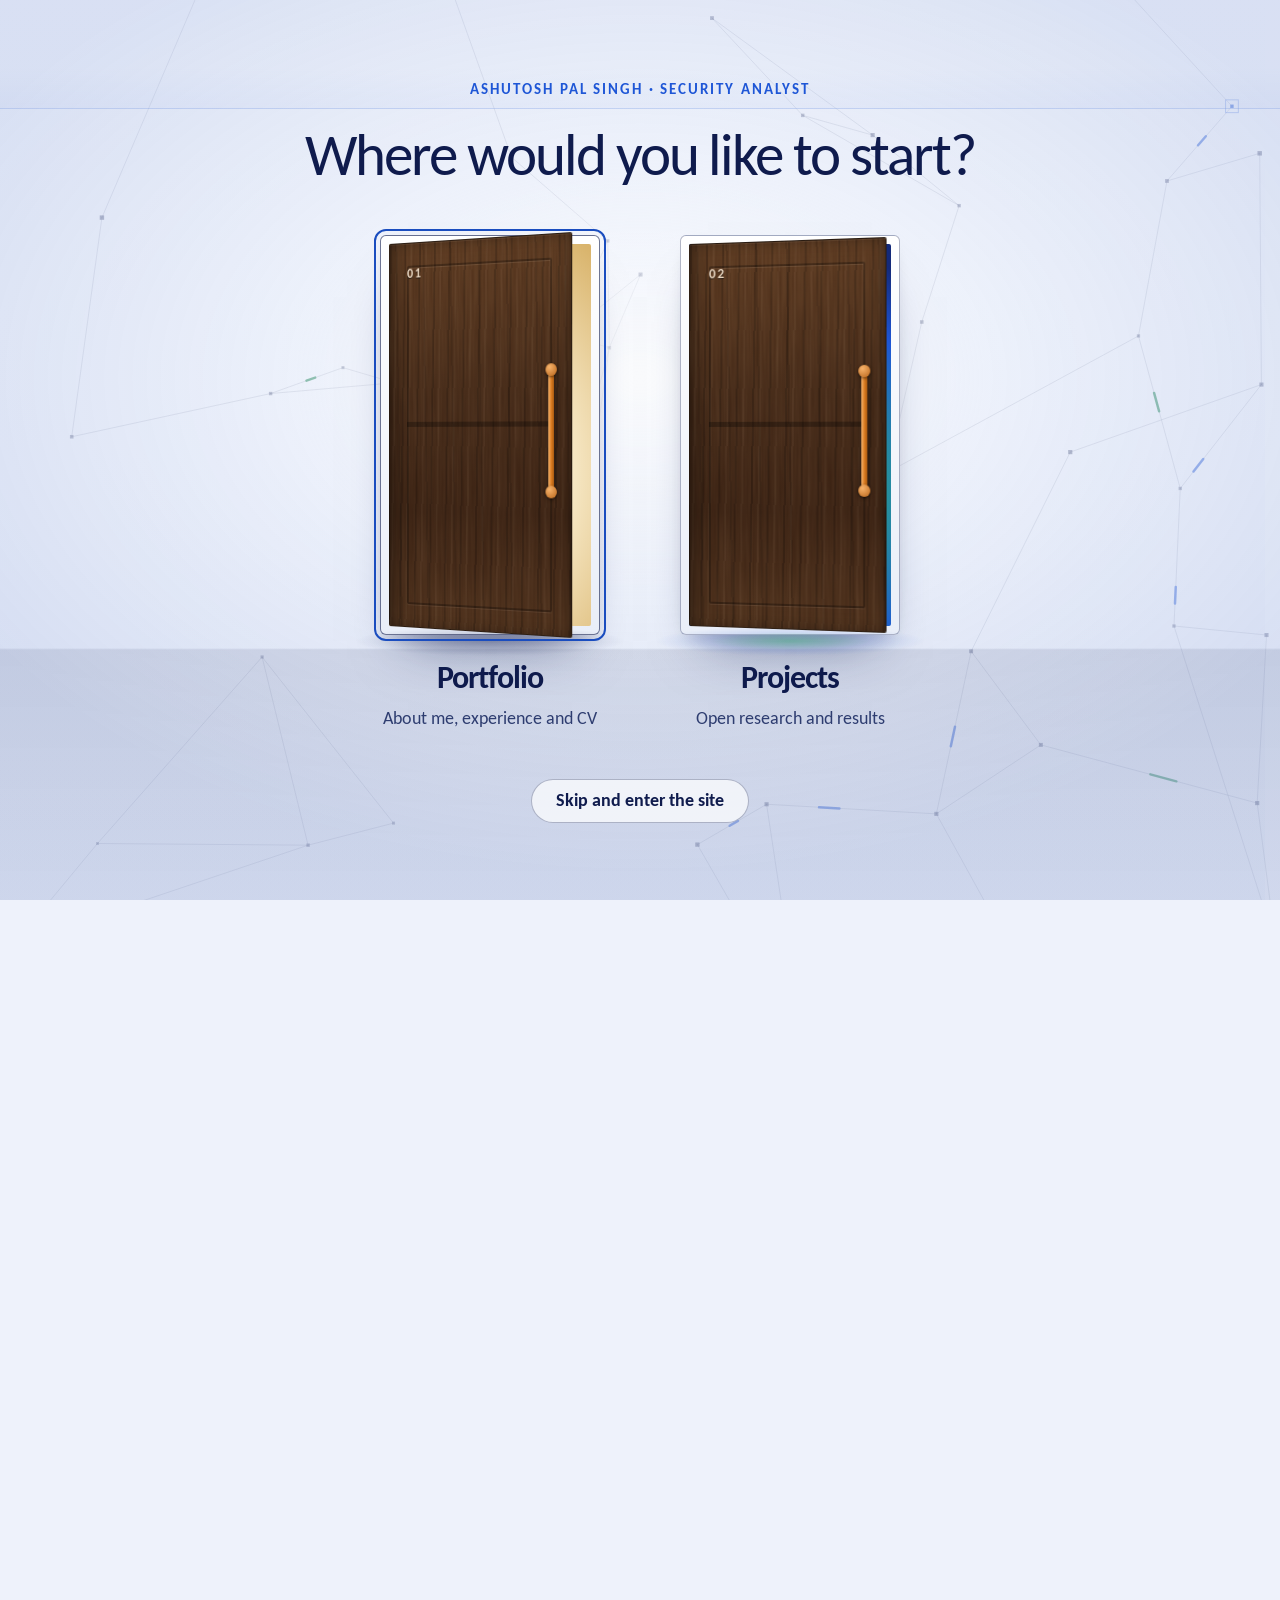
<file: index.html>
<!doctype html>
<html lang="en-GB">
<head>
<meta charset="utf-8">
<meta name="viewport" content="width=device-width, initial-scale=1, viewport-fit=cover">
<title>Ashutosh Pal Singh | Security Analyst, Blockchain Forensics and DFIR</title>
<meta name="description" content="Ashutosh Pal Singh, cyber security analyst: security monitoring, vulnerability management, application security testing and open research on detection coverage, scanner accuracy and forensic timelines. MSc Cyber Security Engineering, Warwick. Microsoft SC-200.">
<meta name="theme-color" content="#EEF2FB">
<meta name="color-scheme" content="light">
<link rel="canonical" href="https://itsashutoshpsingh.github.io/portfolio/">
<link rel="icon" href="favicon.svg" type="image/svg+xml">
<meta property="og:type" content="profile">
<meta property="og:title" content="Ashutosh Pal Singh | Security Analyst, Blockchain Forensics and DFIR">
<meta property="og:description" content="I find the errors in crypto traces, forensic timelines and alert queues. Blockchain forensics, DFIR, fincrime, SOC and vulnerability management. MSc Warwick, SC-200.">
<meta property="og:url" content="https://itsashutoshpsingh.github.io/portfolio/">
<meta property="og:image" content="https://itsashutoshpsingh.github.io/portfolio/og.png">
<meta property="og:image:width" content="1200">
<meta property="og:image:height" content="630">
<meta name="twitter:card" content="summary_large_image">
<link rel="preconnect" href="https://fonts.googleapis.com">
<link rel="preconnect" href="https://fonts.gstatic.com" crossorigin>
<link rel="stylesheet" href="https://fonts.googleapis.com/css2?family=Geist+Mono:wght@400;500&display=swap">
<link rel="preload" href="fonts/carlito-regular.woff2" as="font" type="font/woff2" crossorigin>
<link rel="stylesheet" href="tokens.css">
<link rel="stylesheet" href="styles.css">
<link rel="stylesheet" href="fx.css">
<script>
  document.documentElement.classList.add('js');
  if (matchMedia('(prefers-reduced-motion: reduce)').matches) document.documentElement.classList.add('still');
</script>
<script type="application/ld+json">
{
  "@context": "https://schema.org",
  "@graph": [
    {
      "@type": "Person",
      "name": "Ashutosh Pal Singh",
      "jobTitle": "Cyber Security Analyst",
      "description": "Security monitoring, vulnerability management, application security testing and incident investigation, with open research on detection coverage, scanner accuracy and forensic timelines. MSc Cyber Security Engineering, University of Warwick. Microsoft SC-200.",
      "url": "https://itsashutoshpsingh.github.io/portfolio/",
      "email": "mailto:itsashutoshpsingh@gmail.com",
      "address": { "@type": "PostalAddress", "addressLocality": "Coventry", "addressCountry": "GB" },
      "alumniOf": [
        { "@type": "CollegeOrUniversity", "name": "University of Warwick" },
        { "@type": "CollegeOrUniversity", "name": "Symbiosis Institute of Technology" }
      ],
      "sameAs": ["https://www.linkedin.com/in/ashutosh-pal-singh/", "https://github.com/itsashutoshpsingh"]
    },
    {
      "@type": "FAQPage",
      "mainEntity": [
        {"@type": "Question", "name": "Have you worked with real blockchain data?", "acceptedAnswer": {"@type": "Answer", "text": "Yes. evm-cluster-check analysed three days of Ethereum mainnet against exchange proof of reserves addresses, and chain-evidence checks that data across RPC providers and against the block headers. Both repositories publish the method, the numbers and every miss."}},
        {"@type": "Question", "name": "Which forensic tools do you use?", "acceptedAnswer": {"@type": "Answer", "text": "The Sleuth Kit, Plaso, Autopsy, FTK Imager and Volatility, with Wireshark for packets. In timetruth I tested Plaso and The Sleuth Kit against scripted ground truth on NTFS, FAT32, exFAT and ext4, and found a month offset bug in libfsfat."}},
        {"@type": "Question", "name": "Where can you work?", "acceptedAnswer": {"@type": "Answer", "text": "I am in Coventry and will relocate to London, Manchester or Glasgow. Remote and hybrid both work."}},
        {"@type": "Question", "name": "When can you start?", "acceptedAnswer": {"@type": "Answer", "text": "Quickly. My MSc dissertation is submitted, with the result pending, and my current part-time work needs only short notice."}},
        {"@type": "Question", "name": "Have you worked on a real estate, not just labs?", "acceptedAnswer": {"@type": "Answer", "text": "Yes. At Kyoka Embedded Systems I spent seven months securing a production smart-home IoT estate of 1,000+ devices with Nessus and Qualys, and worked with firmware engineers on the fixes. Since September 2026 I have been securing a live online store in Coventry: threat model, input testing, staff access, security headers and a scan of its full code history."}},
        {"@type": "Question", "name": "Which SIEM and tooling do you know?", "acceptedAnswer": {"@type": "Answer", "text": "Microsoft Sentinel with KQL and Defender XDR, Splunk and Elastic for SIEM, Sysmon for endpoint telemetry, Sigma and YARA for detection rules, MITRE ATT&CK for mapping, Wireshark for packet analysis, and Nessus, Qualys, Trivy and OSV-Scanner for vulnerability assessment."}},
        {"@type": "Question", "name": "Can you write for people who are not engineers?", "acceptedAnswer": {"@type": "Answer", "text": "Yes. I wrote security reports and remediation guidance for management at Kyoka, and co-authored a policy document for senior government and industry stakeholders at NASSCOM."}},
        {"@type": "Question", "name": "What about security clearance?", "acceptedAnswer": {"@type": "Answer", "text": "I have lived in the UK since September 2025 and can complete standard pre-employment checks. Higher clearance levels depend on residency history, which I am happy to discuss."}},
        {"@type": "Question", "name": "What are you working toward right now?", "acceptedAnswer": {"@type": "Answer", "text": "I hold the Microsoft SC-200 Security Operations Analyst certification. I am extending my home SOC lab with new Sigma rules each week, running twelve Linux hosts at home, and publishing the next open benchmark."}}
      ]
    }
  ]
}
</script>
</head>
<body>
<a class="skip" href="#main">Skip to content</a>
<canvas class="journey" aria-hidden="true"></canvas>
<div class="gate" id="gate" role="dialog" aria-modal="true" aria-labelledby="gateTitle" hidden>
  <div class="gate__inner">
    <p class="gate__k">Ashutosh Pal Singh · Security analyst</p>
    <p class="gate__h" id="gateTitle">Where would you like to start?</p>
    <div class="gate__doors">
      <button class="door door--me" type="button" data-go="#top" aria-label="Portfolio: About me, experience and CV">
        <span class="door__frame" aria-hidden="true">
          <span class="door__light"></span>
          <span class="door__smoke"><i style="--i:0"></i><i style="--i:1"></i><i style="--i:2"></i><i style="--i:3"></i><i style="--i:4"></i><i style="--i:5"></i><i style="--i:6"></i></span>
          <span class="door__leaf"><span class="door__no">01</span><span class="door__handle"></span></span>
        </span>
        <span class="door__label">Portfolio</span>
        <span class="door__sub">About me, experience and CV</span>
      </button>
      <button class="door door--work" type="button" data-go="#research" aria-label="Projects: open research and results">
        <span class="door__frame" aria-hidden="true">
          <span class="door__light"></span>
          <span class="door__smoke door__smoke--magic"><i style="--i:0"></i><i style="--i:1"></i><i style="--i:2"></i><i style="--i:3"></i><i style="--i:4"></i><i style="--i:5"></i><i style="--i:6"></i><i style="--i:7"></i><b style="--i:0"></b><b style="--i:1"></b><b style="--i:2"></b><b style="--i:3"></b><b style="--i:4"></b></span>
          <span class="door__leaf"><span class="door__no">02</span><span class="door__handle"></span></span>
        </span>
        <span class="door__label">Projects</span>
        <span class="door__sub">Open research and results</span>
      </button>
    </div>
    <button class="gate__skip" type="button">Skip and enter the site</button>
  </div>
</div>
<div class="progress" aria-hidden="true"></div>

<!-- ============ NAV ============ -->
<header class="top">
  <a class="brand" href="#top" aria-label="Ashutosh Pal Singh, home"><span class="brand__disc glass" aria-hidden="true">AP</span><span class="brand__name title-4">Ashutosh Pal Singh</span></a>
  <nav class="pill glass" aria-label="Sections">
    <button class="title-4 pill__doors" type="button" data-doors>Doors</button>
    <a class="title-4" href="#experience">Experience</a>
    <a class="title-4" href="#cv">CV</a>
    <a class="title-4" href="#work">What you get</a>
    <a class="title-4" href="#research">Research</a>
    <a class="title-4" href="#proof">Proof</a>
    <a class="title-4" href="#faq">FAQ</a>
  </nav>
  <div class="top__end">
    <a class="btn btn--line btn--sm top__cv" href="cv/Ashutosh_Pal_Singh_CV.pdf" download>Download CV</a>
    <a class="btn btn--solid btn--sm" href="mailto:itsashutoshpsingh@gmail.com">Email me</a>
    <button class="burger glass" id="burger" type="button" aria-expanded="false" aria-controls="menu" aria-label="Open menu"><span></span><span></span></button>
  </div>
</header>
<div class="menu" id="menu" aria-hidden="true">
  <nav class="menu__links" aria-label="Menu">
    <a href="#experience">Experience</a><a href="#cv">CV</a><a href="#work">What you get</a><a href="#research">Research</a><a href="#proof">Proof</a><a href="#beyond">Beyond security</a><a href="#faq">FAQ</a><a href="#contact">Contact</a>
  </nav>
  <div class="menu__actions">
    <a class="btn btn--solid" href="mailto:itsashutoshpsingh@gmail.com">Email me</a>
    <a class="btn btn--line" href="cv/Ashutosh_Pal_Singh_CV.pdf" download>Download CV</a>
    <button class="btn btn--line" type="button" data-doors>Back to the doors</button>
  </div>
</div>

<main id="main">
  <!-- ============ HERO ============ -->
  <section class="hero" id="top" aria-labelledby="h1" data-chapter="all">
    
    <div class="hero__scrim" aria-hidden="true"></div>
    <div class="wrap hero__grid">
      <div class="hero__copy">
        <p class="chip" data-in="1">Security analyst, open to roles</p>
        <h1 class="heading-1 hero__h1" id="h1" data-in="1">I find the errors <br>in the evidence.</h1>
        <p class="body-3 hero__sub" data-in="2">Ashutosh Pal Singh. I test the tools investigators rely on, from Ethereum clustering to forensic timelines, ran vulnerability management on 1,000+ production devices and hardened a live online store against a formal threat model. Open to UK roles in blockchain analytics, DFIR, fincrime, SOC, vulnerability management and security research.</p>
        <div class="hero__cta" data-in="3">
          <a class="btn btn--solid btn--lg" href="mailto:itsashutoshpsingh@gmail.com">Email me<span class="btn__chip" aria-hidden="true"><svg viewBox="0 0 16 16"><path d="M3 8h10M9 4l4 4-4 4" fill="none" stroke="currentColor" stroke-width="1.5" stroke-linecap="round" stroke-linejoin="round"/></svg></span></a>
          <a class="btn btn--line btn--lg" href="#research">See the research</a>
        </div>
        <ul class="proofline caption-2" data-in="4">
          <li>Month offset bug found in libfsfat</li>
          <li>45% fewer open vulnerabilities at Kyoka</li>
          <li>Microsoft SC-200 certified</li>
        </ul>
      </div>

      <aside class="idcard glass" data-in="3" aria-label="At a glance">
        <div class="idcard__top">
          <p class="caption-4 mono">Security analyst</p>
          <p class="caption-4 mono"><span id="clock">Coventry</span></p>
        </div>
        <p class="heading-5 idcard__name">Ashutosh Pal Singh</p>
        <dl class="idcard__rows">
          <div><dt class="caption-4 mono">Focus</dt><dd class="body-5">Security monitoring, vulnerability management, application security, forensics</dd></div>
          <div><dt class="caption-4 mono">Open to</dt><dd class="body-5">Blockchain analytics, crypto investigations, DFIR, fincrime, SOC, vulnerability management, security research</dd></div>
          <div><dt class="caption-4 mono">Based</dt><dd class="body-5">Coventry. London, Manchester, Glasgow or remote</dd></div>
          <div><dt class="caption-4 mono">Certified</dt><dd class="body-5">Microsoft SC-200, Security Operations Analyst</dd></div>
        </dl>
        <div class="idcard__foot"><p class="idcard__status caption-4"><span class="idcard__dot" aria-hidden="true"></span>Available now</p><a class="idcard__cv caption-3" href="cv/Ashutosh_Pal_Singh_CV.pdf" download><svg viewBox="0 0 256 256" aria-hidden="true"><path d="M224,144v64a8,8,0,0,1-8,8H40a8,8,0,0,1-8-8V144a8,8,0,0,1,16,0v56H208V144a8,8,0,0,1,16,0Zm-101.66,5.66a8,8,0,0,0,11.32,0l40-40a8,8,0,0,0-11.32-11.32L136,124.69V32a8,8,0,0,0-16,0v92.69L93.66,98.34a8,8,0,0,0-11.32,11.32Z"/></svg>Download CV</a></div>
      </aside>
    </div>
    <a class="cue" href="#experience"><span>Scroll</span><i aria-hidden="true"></i></a>
    <button class="ticker__pause caption-4" type="button" aria-pressed="false" data-in="4">Pause ticker</button>
    <div class="ticker" aria-hidden="true" data-in="4">
      <div class="ticker__track">
        <ul class="ticker__set caption-2 mono"><li>Ethereum clustering error rates measured</li><li>Forensic timeline tools tested across DST</li><li>1,000+ IoT devices secured</li><li>45% fewer open vulnerabilities</li><li>Five bootloader-level flaws found and fixed</li><li>Sigma and Splunk rules mapped to ATT&amp;CK</li><li>Peer-reviewed in IJFMR 2024</li><li>250+ deepfake tools and standards surveyed for NASSCOM</li><li>MSc Cyber Security Engineering, Warwick</li><li>Microsoft SC-200 certified</li></ul>
        <ul class="ticker__set caption-2 mono"><li>Ethereum clustering error rates measured</li><li>Forensic timeline tools tested across DST</li><li>1,000+ IoT devices secured</li><li>45% fewer open vulnerabilities</li><li>Five bootloader-level flaws found and fixed</li><li>Sigma and Splunk rules mapped to ATT&amp;CK</li><li>Peer-reviewed in IJFMR 2024</li><li>250+ deepfake tools and standards surveyed for NASSCOM</li><li>MSc Cyber Security Engineering, Warwick</li><li>Microsoft SC-200 certified</li></ul>
      </div>
    </div>
  </section>

  <div class="sheet">

    <!-- ============ PROBLEM TO SOLUTION ============ -->
    <section class="sec surf surf--grid" aria-labelledby="needTitle" data-chapter="all">
      <div class="wrap">
        <h2 class="heading-2 sec__h" id="needTitle" data-reveal>What a security team needs on day one,<br>and what I bring.</h2>
        <div class="twin">
          <div class="twin__col glassline" data-reveal>
            <p class="title-2 twin__k">The job, honestly</p>
            <ul class="list">
              <li class="body-3">A queue of alerts, most of them noise, a few that matter.</li>
              <li class="body-3">A vulnerability backlog longer than anyone can fix this quarter.</li>
              <li class="body-3">Engineers who need the finding explained, and managers who need the risk explained.</li>
              <li class="body-3">Tooling that nobody has fully tuned.</li>
              <li class="body-3">Evidence that has to hold up when someone checks it: a timestamp, a cluster, a log.</li>
            </ul>
          </div>
          <div class="twin__col twin__col--me glassline" data-reveal>
            <p class="title-2 twin__k">What I have done already</p>
            <ul class="list list--check">
              <li class="body-3">Written Sigma and Splunk rules mapped to ATT&amp;CK and tested them until they fire on the attack and stay quiet on normal activity.</li>
              <li class="body-3">Ranked a 1,000+ device estate’s findings by CVSS so the riskiest were fixed first.</li>
              <li class="body-3">Sat with firmware engineers on fixes down to the bootloader, and wrote the remediation guidance management read.</li>
              <li class="body-3">Automated the routine scanning in Python because it was the boring part.</li>
              <li class="body-3">Measured how often Ethereum clustering rules and forensic timeline tools get it wrong, and published every miss.</li>
            </ul>
          </div>
        </div>
      </div>
    </section>

    <!-- ============ TAGLINE REVEAL ============ -->
    <section class="sec sec--tag surf surf--rings" aria-label="In my own words" data-chapter="all">
      <div class="wrap">
        <p class="heading-2 tagline" id="tagline">An investigation is only as sound as the evidence under it. I test that evidence, publish the error rate, then build the detections that act on it.</p>
      </div>
    </section>

    <!-- ============ EXPERIENCE ============ -->
    <section class="sec surf surf--grid" id="experience" aria-labelledby="xpTitle">
      <div class="wrap">
        <p class="eyebrow caption-3 sec__eyebrow" data-reveal>Experience</p>
        <h2 class="heading-2 sec__h" id="xpTitle" data-reveal>Where I have done the work.</h2>
        <p class="body-3 sec__lede" data-reveal data-chapter="0">How I got here: a BTech at Symbiosis in Pune, first penetration tests and network audits, policy research at NASSCOM, seven months on production devices at Kyoka, then the UK for an NCSC certified MSc at Warwick. Now securing a live online store in Coventry and publishing open research on the tools investigators trust.</p>
        <ol class="xp">
          <li data-chapter="8" class="xp__item xp__item--wide glassline" data-reveal>
            <img class="xp__logo xp__logo--dark" src="logos/reverie.webp" alt="" width="109" height="40" loading="lazy" decoding="async"><p class="caption-4 mono xp__when">Sep 2026 to present<span>Perfume Reverie, Coventry</span></p>
            <h3 class="heading-6">Web Security Analyst and Developer</h3>
            <figure class="xpv xpv--split" aria-label="Checked before launch"><div><p class="xpv__k">Checked before launch</p><ul class="xpv__checks"><li style="--i:0">Threat model</li><li style="--i:1">Input testing: XSS, redirects, injection</li><li style="--i:2">Two step staff login</li><li style="--i:3">Least privilege staff access</li><li style="--i:4">Third party app access reviewed</li><li style="--i:5">HTTPS with HSTS</li><li style="--i:6">Content Security Policy</li><li style="--i:7">Clickjacking protection</li><li style="--i:8">Secure cookies</li><li style="--i:9">CSRF protection</li><li style="--i:10">Prices and stock enforced server side</li><li style="--i:11">Zero third party scripts</li></ul></div><dl class="xpv__stats"><div><dt>Commits scanned for secrets</dt><dd>237</dd></div><div><dt>Branches, plus archived builds</dt><dd>9</dd></div><div><dt>Exposed credentials found</dt><dd>0</dd></div><div><dt>Products loaded by script</dt><dd>1,350</dd></div></dl></figure>
            <ul class="list xp__pts"><li class="body-6">Assessed the online store, its codebase and live configuration before launch against a formal threat model, testing every input path for cross site scripting, open redirects and injection, and wrote the security report and remediation roadmap for the owner.</li><li class="body-6">Set up two step staff login and least privilege permissions, reviewed the data access granted to third party apps, added bot protection to customer forms, and verified HTTPS with HSTS, Content Security Policy, clickjacking protection, secure cookies and CSRF protection, with prices, stock and discounts enforced server side.</li><li class="body-6">Scanned the full code history (237 commits across 9 branches plus archived builds) and found no exposed credential; audited dependencies and pinned the build to verified versions.</li><li class="body-6">Built the custom front end in HTML, CSS, JavaScript and server side templating, with Node.js and Python automation that generated and loaded a catalogue of 1,350 products through the platform Admin API, plus SEO and UK compliance work.</li></ul>
            <ul class="tags caption-4 mono"><li>Threat modelling</li><li>OWASP Top 10</li><li>CSP and HSTS</li><li>Secret scanning</li><li>Node.js</li><li>Python</li></ul>
          </li>
          <li data-chapter="7" class="xp__item glassline" data-reveal>
            <p class="caption-4 mono xp__when">2026<span>Independent research, Coventry</span></p>
            <h3 class="heading-6">Security researcher, open benchmarks</h3>
            <figure class="xpv"><figcaption class="xpv__k">Seven open benchmarks, one headline number each</figcaption><ul class="xpv__grid"><li style="--i:0"><b>198</b><span>False merges between exchanges</span></li><li style="--i:1"><b>27%</b><span>Forensic times not the true instant</span></li><li style="--i:2"><b>286</b><span>Logs hidden by silent empty answers</span></li><li style="--i:3"><b>15.9%</b><span>Sigma rules that fired on their own attack</span></li><li style="--i:4"><b>138 of 138</b><span>Scanner verdicts said fixed on stale code</span></li><li style="--i:5"><b>15 of 15</b><span>Planted identity risks found</span></li><li style="--i:6"><b>84.8%</b><span>Logs lost by a default shipper during an outage</span></li></ul></figure>
            <ul class="list xp__pts"><li class="body-6">Measured how often published Ethereum clustering and taint rules link addresses that belong to different exchanges, against proof of reserves ground truth.</li><li class="body-6">Tested Plaso and The Sleuth Kit against scripted ground truth across four file systems and DST changes, and traced a month offset bug to libfsfat.</li><li class="body-6">Built a tool that cross checks on chain evidence across RPC providers and proves completeness against the block header.</li><li class="body-6">Tested 1,280 SigmaHQ rules against 283 public attack captures (15.9% fired on their own technique), showed Trivy and OSV-Scanner said fixed in 138 of 138 verdicts on hosts that were updated but not restarted, and wrote 14 read only checks for the OWASP NHI Top 10 that caught 15 of 15 planted findings.</li></ul>
            <ul class="tags caption-4 mono"><li>Ethereum</li><li>Python</li><li>Plaso</li><li>The Sleuth Kit</li><li>Sigma</li><li>Trivy</li><li>Merkle proofs</li></ul>
          </li>
          <li data-chapter="5" class="xp__item glassline" data-reveal>
            <p class="caption-4 mono xp__when">Jan 2025 to present<span>Private labs, walkthrough at interview</span></p>
            <h3 class="heading-6">Detection engineering and Linux home labs</h3>
            <figure class="xpv"><figcaption class="xpv__k">Twelve physical Linux hosts: Fedora, the Debian family and Arch</figcaption><div class="xpv__dots xpv__dots--hosts" aria-hidden="true"><i style="--i:0" class="on"></i><i style="--i:1" class="on"></i><i style="--i:2" class="on"></i><i style="--i:3" class="on"></i><i style="--i:4" class="on"></i><i style="--i:5" class="on"></i><i style="--i:6" class="on"></i><i style="--i:7" class="on"></i><i style="--i:8" class="on"></i><i style="--i:9" class="on"></i><i style="--i:10" class="on"></i><i style="--i:11" class="on"></i></div><dl class="xpv__stats"><div><dt>Linux hosts administered</dt><dd>12</dd></div><div><dt>Detection pipeline</dt><dd>Elastic and Sysmon</dd></div><div><dt>Every rule mapped and tested</dt><dd>ATT&amp;CK</dd></div></dl></figure>
            <ul class="list xp__pts"><li class="body-6">Elastic Stack and Sysmon pipeline on hardened Debian hosts, collecting Windows endpoint and Active Directory logs.</li><li class="body-6">Sigma and Splunk rules mapped to MITRE ATT&amp;CK, each validated so it fires on the attack and stays quiet on normal use.</li><li class="body-6">Twelve physical Linux hosts across Fedora, the Debian family and Arch: bare metal installs, package management, systemd services, networking, hardening and troubleshooting.</li><li class="body-6">Emulated Kerberoasting, BloodHound and Impacket on a lab domain, triaged PCAPs in Wireshark and phishing headers through SPF, DKIM and DMARC.</li></ul>
            <ul class="tags caption-4 mono"><li>Elastic</li><li>Splunk</li><li>Sysmon</li><li>Sigma</li><li>Sentinel and KQL</li></ul>
          </li>
          <li data-chapter="4" class="xp__item glassline" data-reveal>
            <img class="xp__logo" src="logos/kyoka.webp" alt="" width="31" height="30" loading="lazy" decoding="async"><p class="caption-4 mono xp__when">Jun 2024 to Dec 2024<span>Kyoka Embedded Systems, Rajkot</span></p>
            <h3 class="heading-6">Cyber Security Analyst</h3>
            <figure class="xpv"><figcaption class="xpv__k">Open vulnerabilities on the assessed estate</figcaption><div class="xpv__bars"><div class="xpv__bar"><span class="xpv__bl">Baseline scan</span><span class="xpv__track"><span class="xpv__fill xpv__fill--base" style="--p:1"></span></span><b class="xpv__bv">100%</b></div><div class="xpv__bar"><span class="xpv__bl">Final scan</span><span class="xpv__track"><span class="xpv__fill xpv__fill--good" style="--p:0.55"></span></span><b class="xpv__bv">55%</b></div></div><dl class="xpv__stats"><div><dt>Production devices</dt><dd>1,000+</dd></div><div><dt>Fewer open vulnerabilities</dt><dd>45%</dd></div><div><dt>Bootloader flaws fixed</dt><dd>5</dd></div><div><dt>Monitoring uptime</dt><dd>99.9%</dd></div></dl></figure>
            <ul class="list xp__pts"><li class="body-6">Ran the full Nessus and Qualys assessment cycle across 1,000+ production smart home devices, and cut open vulnerabilities by 45% between baseline and final scans.</li><li class="body-6">Kept the security monitoring infrastructure at 99.9% uptime for seven months and supported the rollout of mutual TLS with hardware backed keys.</li><li class="body-6">Found five bootloader level flaws through firmware analysis and verified each fix on device with the embedded team. Automated scanning and reporting in Python.</li></ul>
            <ul class="tags caption-4 mono"><li>Nessus</li><li>Qualys</li><li>CVSS</li><li>Firmware</li><li>mTLS</li><li>Python</li></ul>
          </li>
          <li data-chapter="3" class="xp__item glassline" data-reveal>
            <img class="xp__logo" src="logos/nasscom.webp" alt="" width="120" height="22" loading="lazy" decoding="async"><p class="caption-4 mono xp__when">Jan 2024 to May 2024<span>NASSCOM, Noida</span></p>
            <h3 class="heading-6">Cyber Security Research Analyst</h3>
            <figure class="xpv"><figcaption class="xpv__k">Deepfakes and provenance: 250+ tools and standards surveyed, three watermarking schemes tested hands on</figcaption><div class="xpv__fakewrap"><svg class="xpv__fake" viewBox="0 0 190 200" role="img" aria-label="A face split down the middle: the left half captured, the right half synthetic and drawn as facial landmarks">
<defs><clipPath id="fk-l"><rect x="10" y="10" width="85" height="180"/></clipPath><clipPath id="fk-r"><rect x="95" y="10" width="95" height="180"/></clipPath>
<linearGradient id="fk-skin" x1="0" y1="0" x2="0" y2="1"><stop offset="0" stop-color="#C9D3EE"/><stop offset="1" stop-color="#9AA9D6"/></linearGradient></defs>
<rect x="10" y="10" width="170" height="180" rx="12" class="xpv__pane"/>
<g clip-path="url(#fk-l)"><ellipse cx="95" cy="92" rx="46" ry="60" fill="url(#fk-skin)"/><path d="M17 190 C25 156 55 146 95 146 C135 146 165 156 173 190Z" fill="url(#fk-skin)"/>
<ellipse cx="75" cy="82" rx="7" ry="3.5" class="xpv__eye"/><path d="M81 126 Q95 132 109 126" class="xpv__lip"/></g>
<g clip-path="url(#fk-r)"><ellipse cx="95" cy="92" rx="46" ry="60" class="xpv__ghost"/><line x1="95" y1="38" x2="117" y2="42" class="xpv__mesh"/><line x1="95" y1="38" x2="125" y2="60" class="xpv__mesh"/><line x1="95" y1="38" x2="107" y2="62" class="xpv__mesh"/><line x1="117" y1="42" x2="133" y2="56" class="xpv__mesh"/><line x1="117" y1="42" x2="125" y2="60" class="xpv__mesh"/><line x1="133" y1="56" x2="141" y2="78" class="xpv__mesh"/><line x1="133" y1="56" x2="125" y2="60" class="xpv__mesh"/><line x1="141" y1="78" x2="141" y2="100" class="xpv__mesh"/><line x1="141" y1="78" x2="121" y2="78" class="xpv__mesh"/><line x1="141" y1="78" x2="129" y2="82" class="xpv__mesh"/><line x1="141" y1="100" x2="135" y2="122" class="xpv__mesh"/><line x1="141" y1="100" x2="129" y2="82" class="xpv__mesh"/><line x1="135" y1="122" x2="123" y2="140" class="xpv__mesh"/><line x1="135" y1="122" x2="119" y2="126" class="xpv__mesh"/><line x1="123" y1="140" x2="107" y2="150" class="xpv__mesh"/><line x1="123" y1="140" x2="109" y2="128" class="xpv__mesh"/><line x1="123" y1="140" x2="119" y2="126" class="xpv__mesh"/><line x1="107" y1="150" x2="95" y2="152" class="xpv__mesh"/><line x1="107" y1="150" x2="109" y2="128" class="xpv__mesh"/><line x1="95" y1="152" x2="109" y2="128" class="xpv__mesh"/><line x1="95" y1="152" x2="95" y2="130" class="xpv__mesh"/><line x1="109" y1="80" x2="121" y2="78" class="xpv__mesh"/><line x1="109" y1="80" x2="115" y2="86" class="xpv__mesh"/><line x1="109" y1="80" x2="103" y2="104" class="xpv__mesh"/><line x1="109" y1="80" x2="107" y2="62" class="xpv__mesh"/><line x1="121" y1="78" x2="129" y2="82" class="xpv__mesh"/><line x1="121" y1="78" x2="115" y2="86" class="xpv__mesh"/><line x1="121" y1="78" x2="125" y2="60" class="xpv__mesh"/><line x1="121" y1="78" x2="107" y2="62" class="xpv__mesh"/><line x1="129" y1="82" x2="115" y2="86" class="xpv__mesh"/><line x1="115" y1="86" x2="103" y2="104" class="xpv__mesh"/><line x1="103" y1="104" x2="99" y2="114" class="xpv__mesh"/><line x1="99" y1="114" x2="109" y2="128" class="xpv__mesh"/><line x1="99" y1="114" x2="95" y2="130" class="xpv__mesh"/><line x1="109" y1="128" x2="119" y2="126" class="xpv__mesh"/><line x1="109" y1="128" x2="95" y2="130" class="xpv__mesh"/><line x1="125" y1="60" x2="107" y2="62" class="xpv__mesh"/><circle cx="95" cy="38" r="2.2" class="xpv__lm"/><circle cx="117" cy="42" r="2.2" class="xpv__lm"/><circle cx="133" cy="56" r="2.2" class="xpv__lm"/><circle cx="141" cy="78" r="2.2" class="xpv__lm"/><circle cx="141" cy="100" r="2.2" class="xpv__lm"/><circle cx="135" cy="122" r="2.2" class="xpv__lm"/><circle cx="123" cy="140" r="2.2" class="xpv__lm"/><circle cx="107" cy="150" r="2.2" class="xpv__lm"/><circle cx="95" cy="152" r="2.2" class="xpv__lm"/><circle cx="109" cy="80" r="2.2" class="xpv__lm"/><circle cx="121" cy="78" r="2.2" class="xpv__lm"/><circle cx="129" cy="82" r="2.2" class="xpv__lm"/><circle cx="115" cy="86" r="2.2" class="xpv__lm"/><circle cx="103" cy="104" r="2.2" class="xpv__lm"/><circle cx="99" cy="114" r="2.2" class="xpv__lm"/><circle cx="109" cy="128" r="2.2" class="xpv__lm"/><circle cx="119" cy="126" r="2.2" class="xpv__lm"/><circle cx="95" cy="130" r="2.2" class="xpv__lm"/><circle cx="125" cy="60" r="2.2" class="xpv__lm"/><circle cx="107" cy="62" r="2.2" class="xpv__lm"/></g>
<line x1="95" y1="18" x2="95" y2="182" class="xpv__split"/>
<rect x="12" y="10" width="166" height="3" rx="1.5" class="xpv__scan"/>
<text x="20" y="30" class="xpv__t">Captured</text><text x="103" y="30" class="xpv__t">Synthetic</text>



</svg><ul class="xpv__schemes"><li><b>C2PA</b><span>Signed content credentials</span></li><li><b>SynthID</b><span>Invisible watermark, Google</span></li><li><b>Stable Signature</b><span>Watermark in the generator, Meta</span></li></ul></div><dl class="xpv__stats"><div><dt>Tools and standards surveyed</dt><dd>250+</dd></div><div><dt>C2PA, SynthID, Stable Signature</dt><dd>3</dd></div><div><dt>Professionals briefed</dt><dd>100+</dd></div></dl></figure>
            <ul class="list xp__pts"><li class="body-6">Joint author of a policy document on deepfake and synthetic media governance, and contributed research to briefings on cyber incident reporting.</li><li class="body-6">Tested C2PA, Google SynthID and Meta Stable Signature within a survey of 250+ tools, mapped to the UK Online Safety Act and the EU AI Act.</li><li class="body-6">Discussed the findings with 100+ professionals from government, Adobe, Meta and Google at closed door policy events; the work led to a published paper.</li></ul>
            <ul class="tags caption-4 mono"><li>C2PA</li><li>SynthID</li><li>Policy</li><li>EU AI Act</li></ul>
          </li>
          <li data-chapter="2" class="xp__item glassline" data-reveal>
            <img class="xp__logo" src="logos/cisco.svg" alt="" width="57" height="30" loading="lazy" decoding="async"><p class="caption-4 mono xp__when">Apr 2023 to Jul 2023<span>Cisco Networking Academy, Pune</span></p>
            <h3 class="heading-6">Network Security Engineering</h3>
            <figure class="xpv"><figcaption class="xpv__k">The multi site network: 50+ nodes, 15+ weaknesses ranked by risk</figcaption><svg class="xpv__net" viewBox="0 0 460 180" role="img" aria-label="A network of more than 50 nodes across three sites, with weaknesses marked"><line x1="230" y1="150" x2="70" y2="70" class="xpv__ln xpv__ln--core"/><line x1="70" y1="70" x2="96.0" y2="69.3" class="xpv__ln"/><line x1="70" y1="70" x2="103.6" y2="76.1" class="xpv__ln"/><line x1="70" y1="70" x2="101.4" y2="89.1" class="xpv__ln"/><line x1="70" y1="70" x2="83.9" y2="83.6" class="xpv__ln"/><line x1="70" y1="70" x2="72.9" y2="91.6" class="xpv__ln"/><line x1="70" y1="70" x2="59.3" y2="96.5" class="xpv__ln"/><line x1="70" y1="70" x2="56.6" y2="83.8" class="xpv__ln"/><line x1="70" y1="70" x2="40.2" y2="81.4" class="xpv__ln"/><line x1="70" y1="70" x2="27.9" y2="78.0" class="xpv__ln"/><line x1="70" y1="70" x2="44.4" y2="67.3" class="xpv__ln"/><line x1="70" y1="70" x2="38.5" y2="60.5" class="xpv__ln"/><line x1="70" y1="70" x2="40.2" y2="49.9" class="xpv__ln"/><line x1="70" y1="70" x2="62.4" y2="54.6" class="xpv__ln"/><line x1="70" y1="70" x2="76.0" y2="48.6" class="xpv__ln"/><line x1="70" y1="70" x2="86.0" y2="44.6" class="xpv__ln"/><line x1="70" y1="70" x2="88.0" y2="58.4" class="xpv__ln"/><line x1="70" y1="70" x2="103.0" y2="62.8" class="xpv__ln"/><line x1="230" y1="150" x2="230" y2="50" class="xpv__ln xpv__ln--core"/><line x1="230" y1="50" x2="255.9" y2="51.7" class="xpv__ln"/><line x1="230" y1="50" x2="262.4" y2="58.2" class="xpv__ln"/><line x1="230" y1="50" x2="263.2" y2="67.9" class="xpv__ln"/><line x1="230" y1="50" x2="238.9" y2="65.2" class="xpv__ln"/><line x1="230" y1="50" x2="237.0" y2="71.3" class="xpv__ln"/><line x1="230" y1="50" x2="214.4" y2="75.5" class="xpv__ln"/><line x1="230" y1="50" x2="215.4" y2="63.3" class="xpv__ln"/><line x1="230" y1="50" x2="201.9" y2="63.0" class="xpv__ln"/><line x1="230" y1="50" x2="187.7" y2="57.4" class="xpv__ln"/><line x1="230" y1="50" x2="204.3" y2="47.8" class="xpv__ln"/><line x1="230" y1="50" x2="201.7" y2="37.2" class="xpv__ln"/><line x1="230" y1="50" x2="200.9" y2="29.6" class="xpv__ln"/><line x1="230" y1="50" x2="223.4" y2="34.4" class="xpv__ln"/><line x1="230" y1="50" x2="234.4" y2="28.5" class="xpv__ln"/><line x1="230" y1="50" x2="248.4" y2="25.2" class="xpv__ln"/><line x1="230" y1="50" x2="249.4" y2="39.3" class="xpv__ln"/><line x1="230" y1="50" x2="261.1" y2="40.1" class="xpv__ln"/><line x1="230" y1="150" x2="390" y2="80" class="xpv__ln xpv__ln--core"/><line x1="390" y1="80" x2="415.9" y2="78.3" class="xpv__ln"/><line x1="390" y1="80" x2="423.4" y2="86.4" class="xpv__ln"/><line x1="390" y1="80" x2="421.2" y2="99.2" class="xpv__ln"/><line x1="390" y1="80" x2="402.0" y2="94.3" class="xpv__ln"/><line x1="390" y1="80" x2="394.8" y2="101.5" class="xpv__ln"/><line x1="390" y1="80" x2="377.1" y2="106.1" class="xpv__ln"/><line x1="390" y1="80" x2="374.6" y2="93.0" class="xpv__ln"/><line x1="390" y1="80" x2="361.2" y2="92.3" class="xpv__ln"/><line x1="390" y1="80" x2="346.3" y2="83.1" class="xpv__ln"/><line x1="390" y1="80" x2="364.7" y2="76.3" class="xpv__ln"/><line x1="390" y1="80" x2="359.2" y2="69.7" class="xpv__ln"/><line x1="390" y1="80" x2="364.1" y2="57.9" class="xpv__ln"/><line x1="390" y1="80" x2="383.0" y2="64.5" class="xpv__ln"/><line x1="390" y1="80" x2="396.3" y2="58.7" class="xpv__ln"/><line x1="390" y1="80" x2="411.8" y2="56.3" class="xpv__ln"/><line x1="390" y1="80" x2="408.3" y2="68.5" class="xpv__ln"/><line x1="390" y1="80" x2="423.9" y2="74.5" class="xpv__ln"/><circle cx="96.0" cy="69.3" r="3.2" class="xpv__nd" style="--i:0"/><circle cx="103.6" cy="76.1" r="3.2" class="xpv__nd" style="--i:1"/><circle cx="101.4" cy="89.1" r="3.2" class="xpv__nd xpv__nd--weak" style="--i:2"/><circle cx="83.9" cy="83.6" r="3.2" class="xpv__nd" style="--i:3"/><circle cx="72.9" cy="91.6" r="3.2" class="xpv__nd xpv__nd--weak" style="--i:4"/><circle cx="59.3" cy="96.5" r="3.2" class="xpv__nd" style="--i:5"/><circle cx="56.6" cy="83.8" r="3.2" class="xpv__nd" style="--i:6"/><circle cx="40.2" cy="81.4" r="3.2" class="xpv__nd xpv__nd--weak" style="--i:7"/><circle cx="27.9" cy="78.0" r="3.2" class="xpv__nd" style="--i:8"/><circle cx="44.4" cy="67.3" r="3.2" class="xpv__nd xpv__nd--weak" style="--i:9"/><circle cx="38.5" cy="60.5" r="3.2" class="xpv__nd xpv__nd--weak" style="--i:10"/><circle cx="40.2" cy="49.9" r="3.2" class="xpv__nd" style="--i:11"/><circle cx="62.4" cy="54.6" r="3.2" class="xpv__nd" style="--i:12"/><circle cx="76.0" cy="48.6" r="3.2" class="xpv__nd" style="--i:13"/><circle cx="86.0" cy="44.6" r="3.2" class="xpv__nd" style="--i:14"/><circle cx="88.0" cy="58.4" r="3.2" class="xpv__nd" style="--i:15"/><circle cx="103.0" cy="62.8" r="3.2" class="xpv__nd" style="--i:16"/><circle cx="255.9" cy="51.7" r="3.2" class="xpv__nd" style="--i:17"/><circle cx="262.4" cy="58.2" r="3.2" class="xpv__nd" style="--i:18"/><circle cx="263.2" cy="67.9" r="3.2" class="xpv__nd" style="--i:19"/><circle cx="238.9" cy="65.2" r="3.2" class="xpv__nd xpv__nd--weak" style="--i:20"/><circle cx="237.0" cy="71.3" r="3.2" class="xpv__nd xpv__nd--weak" style="--i:21"/><circle cx="214.4" cy="75.5" r="3.2" class="xpv__nd xpv__nd--weak" style="--i:22"/><circle cx="215.4" cy="63.3" r="3.2" class="xpv__nd" style="--i:23"/><circle cx="201.9" cy="63.0" r="3.2" class="xpv__nd" style="--i:24"/><circle cx="187.7" cy="57.4" r="3.2" class="xpv__nd" style="--i:25"/><circle cx="204.3" cy="47.8" r="3.2" class="xpv__nd xpv__nd--weak" style="--i:26"/><circle cx="201.7" cy="37.2" r="3.2" class="xpv__nd" style="--i:27"/><circle cx="200.9" cy="29.6" r="3.2" class="xpv__nd" style="--i:28"/><circle cx="223.4" cy="34.4" r="3.2" class="xpv__nd" style="--i:29"/><circle cx="234.4" cy="28.5" r="3.2" class="xpv__nd" style="--i:30"/><circle cx="248.4" cy="25.2" r="3.2" class="xpv__nd xpv__nd--weak" style="--i:31"/><circle cx="249.4" cy="39.3" r="3.2" class="xpv__nd xpv__nd--weak" style="--i:32"/><circle cx="261.1" cy="40.1" r="3.2" class="xpv__nd" style="--i:33"/><circle cx="415.9" cy="78.3" r="3.2" class="xpv__nd" style="--i:34"/><circle cx="423.4" cy="86.4" r="3.2" class="xpv__nd xpv__nd--weak" style="--i:35"/><circle cx="421.2" cy="99.2" r="3.2" class="xpv__nd xpv__nd--weak" style="--i:36"/><circle cx="402.0" cy="94.3" r="3.2" class="xpv__nd" style="--i:37"/><circle cx="394.8" cy="101.5" r="3.2" class="xpv__nd" style="--i:38"/><circle cx="377.1" cy="106.1" r="3.2" class="xpv__nd" style="--i:39"/><circle cx="374.6" cy="93.0" r="3.2" class="xpv__nd" style="--i:40"/><circle cx="361.2" cy="92.3" r="3.2" class="xpv__nd" style="--i:41"/><circle cx="346.3" cy="83.1" r="3.2" class="xpv__nd" style="--i:42"/><circle cx="364.7" cy="76.3" r="3.2" class="xpv__nd" style="--i:43"/><circle cx="359.2" cy="69.7" r="3.2" class="xpv__nd" style="--i:44"/><circle cx="364.1" cy="57.9" r="3.2" class="xpv__nd" style="--i:45"/><circle cx="383.0" cy="64.5" r="3.2" class="xpv__nd xpv__nd--weak" style="--i:46"/><circle cx="396.3" cy="58.7" r="3.2" class="xpv__nd" style="--i:47"/><circle cx="411.8" cy="56.3" r="3.2" class="xpv__nd xpv__nd--weak" style="--i:48"/><circle cx="408.3" cy="68.5" r="3.2" class="xpv__nd" style="--i:49"/><circle cx="423.9" cy="74.5" r="3.2" class="xpv__nd" style="--i:50"/><rect x="64" y="64" width="12" height="12" rx="2" class="xpv__sw"/><rect x="224" y="44" width="12" height="12" rx="2" class="xpv__sw"/><rect x="384" y="74" width="12" height="12" rx="2" class="xpv__sw"/><rect x="221" y="141" width="18" height="18" rx="3" class="xpv__rt"/></svg><dl class="xpv__stats"><div><dt>Nodes across three sites</dt><dd>50+</dd></div><div><dt>Weaknesses ranked</dt><dd>15+</dd></div><div><dt>Firewall rules</dt><dd>VLANs, ACLs</dd></div></dl></figure>
            <ul class="list xp__pts"><li class="body-6">Designed a 50+ node multi site network with VLAN segmentation, firewall rules and ACLs, then audited it, ranked 15+ weaknesses by risk and built a packet flow visualiser to trace traffic through the network.</li></ul>
            <ul class="tags caption-4 mono"><li>Packet Tracer</li><li>VLANs</li><li>ACLs</li></ul>
          </li>
          <li data-chapter="1" class="xp__item glassline" data-reveal>
            <img class="xp__logo" src="logos/verzeo.webp" alt="" width="22" height="30" loading="lazy" decoding="async"><p class="caption-4 mono xp__when">Jul 2022 to Aug 2022<span>Verzeo, online</span></p>
            <h3 class="heading-6">Penetration Tester, six week programme</h3>
            <figure class="xpv"><figcaption class="xpv__k">10+ Windows lab targets, each tested and written up</figcaption><div class="xpv__dots xpv__dots--targets" aria-hidden="true"><i style="--i:0" class="on"></i><i style="--i:1" class="on"></i><i style="--i:2" class="on"></i><i style="--i:3" class="on"></i><i style="--i:4" class="on"></i><i style="--i:5" class="on"></i><i style="--i:6" class="on"></i><i style="--i:7" class="on"></i><i style="--i:8" class="on"></i><i style="--i:9" class="on"></i></div><dl class="xpv__stats"><div><dt>Windows targets</dt><dd>10+</dd></div><div><dt>Findings mapped</dt><dd>OWASP Top 10</dd></div><div><dt>Simulations run</dt><dd>Phishing</dd></div></dl></figure>
            <ul class="list xp__pts"><li class="body-6">Tested 10+ lab Windows targets with Nmap and Metasploit on Kali Linux, reported against the OWASP Top 10 and ran phishing simulations with the Social Engineer Toolkit.</li></ul>
            <ul class="tags caption-4 mono"><li>Nmap</li><li>Metasploit</li><li>Kali Linux</li><li>OWASP</li></ul>
          </li>
        </ol>
      </div>
    </section>

    <!-- ============ CV ============ -->
    <section class="sec surf surf--grid" id="cv" aria-labelledby="cvTitle" data-chapter="6">
      <div class="wrap cvsec">
        <div class="cvsec__copy">
          <p class="eyebrow caption-3 sec__eyebrow" data-reveal>CV</p>
          <h2 class="heading-2 sec__h" id="cvTitle" data-reveal>The short version.</h2>
          <p class="body-3 sec__lede" data-reveal>Roles, results, certifications and tools on two A4 pages. Read it here or take a copy.</p>
          <p class="cvsec__actions" data-reveal>
            <a class="btn btn--solid" href="cv/Ashutosh_Pal_Singh_CV.pdf" download>Download CV (PDF)</a>
            <a class="textlink" href="cv/Ashutosh_Pal_Singh_CV.pdf" target="_blank" rel="noopener">Open in a new tab</a>
          </p>
        </div>
        <figure class="cvsec__doc" data-reveal>
          <object class="cvsec__pdf" data="cv/Ashutosh_Pal_Singh_CV.pdf#view=FitH&amp;toolbar=0&amp;navpanes=0" type="application/pdf" aria-label="CV of Ashutosh Pal Singh">
            <a href="cv/Ashutosh_Pal_Singh_CV.pdf"><img class="cvsec__img" src="cv/cv-preview.webp" width="1120" height="1585" loading="lazy" alt="First page of the CV of Ashutosh Pal Singh: profile, experience, education, projects, certifications and skills"></a>
          </object>
          <a class="cvsec__mobile" href="cv/Ashutosh_Pal_Singh_CV.pdf"><img class="cvsec__img" src="cv/cv-preview.webp" width="1120" height="1585" loading="lazy" alt="First page of the CV of Ashutosh Pal Singh: profile, experience, education, projects, certifications and skills"></a>
        </figure>
      </div>
    </section>

    <!-- ============ BENEFITS ============ -->
    <section class="sec surf surf--dots" id="work" aria-labelledby="getTitle" data-chapter="all">
      <div class="wrap">
        <h2 class="heading-2 sec__h" id="getTitle" data-reveal>What your team gets.</h2>
        <ul class="bene">
          <li class="bene__item glassline" data-reveal>
            <h3 class="title-1">Fewer missed attacks</h3>
            <p class="body-6">Detections written against real telemetry and mapped to MITRE ATT&amp;CK, in Sigma for Elastic and as Splunk correlation searches. Tested until they fire on the technique and stay quiet otherwise.</p>
          </li>
          <li class="bene__item glassline" data-reveal>
            <h3 class="title-1">A backlog in the right order</h3>
            <p class="body-6">Seven months of CVSS-led prioritisation on a 1,000+ device estate with Nessus and Qualys, so the fixes that matter land first.</p>
          </li>
          <li class="bene__item glassline" data-reveal>
            <h3 class="title-1">Findings engineers can act on</h3>
            <p class="body-6">Reports and remediation guidance that have been read by firmware teams and by management, plus a peer-reviewed paper and a government policy document.</p>
          </li>
          <li class="bene__item glassline" data-reveal>
            <h3 class="title-1">Less manual work next quarter</h3>
            <p class="body-6">Routine scanning automated in Python at Kyoka. SQL, pandas and scikit-learn for the analysis that follows.</p>
          </li>
        </ul>
        <figure class="rule glassline" data-reveal>
          <figcaption class="rule__top">
            <span class="caption-4 mono rule__k">From the lab, Sigma</span>
            <span class="caption-4 mono rule__id">T1558.003 Kerberoasting</span>
          </figcaption>
          <pre class="rule__code caption-2 mono" tabindex="0" role="region" aria-label="Sigma rule" translate="no"><code><span class="ln" data-reveal><span class="c">title:</span> Kerberoasting, RC4 service ticket request</span><span class="ln" data-reveal><span class="c">status:</span> test</span><span class="ln" data-reveal><span class="c">logsource:</span> product: windows, service: security</span><span class="ln" data-reveal><span class="c">detection:</span></span><span class="ln" data-reveal>  selection: EventID: 4769, TicketEncryptionType: 0x17</span><span class="ln" data-reveal>  filter: ServiceName|endswith: '$'</span><span class="ln" data-reveal>  condition: selection and not filter</span><span class="ln" data-reveal><span class="c">tags:</span> attack.credential_access, attack.t1558.003</span></code></pre>
          <p class="body-6 rule__p">Fires on an RC4 service ticket for a user account, stays quiet on machine accounts. Tested against Sysmon and Security logs in Elastic, then ported to a Splunk search.</p>
        </figure>
      </div>
    </section>

    <!-- ============ HOW I WORK ============ -->
    <section class="sec surf surf--rings" aria-labelledby="howTitle" data-chapter="4">
      <div class="wrap">
        <h2 class="heading-2 sec__h" id="howTitle" data-reveal>How I work, in three steps.</h2>
        <div class="scrolly" data-scrolly>
        <div class="scrolly__stage">
        <ol class="steps">
          <li class="step glassline" data-reveal><p class="caption-3 mono step__n">01</p><h3 class="title-1">Find it</h3><p class="body-6">Scan, read the firmware, walk the attack path yourself. Nessus and Qualys first, then hands on the hardware.</p></li>
          <li class="step glassline" data-reveal><p class="caption-3 mono step__n">02</p><h3 class="title-1">Rank it and fix it with the engineers</h3><p class="body-6">CVSS gives the number. Exposure, what it protects and the cost of the fix decide the order. Then sit with the people who own the code.</p></li>
          <li class="step glassline" data-reveal><p class="caption-3 mono step__n">03</p><h3 class="title-1">Catch the rest</h3><p class="body-6">Write the detection, map it to ATT&amp;CK, test it against the lab. Automate whatever was boring.</p></li>
        </ol>
        <p class="scrolly__bar" aria-hidden="true"><span>Find</span><span>Rank and fix</span><span>Catch the rest</span></p>
        </div>
        </div>
      </div>
    </section>

    <!-- ============ RESEARCH ============ -->
    <section class="sec surf surf--dots" id="research" aria-labelledby="researchTitle" data-chapter="7">
      <div class="wrap">
        <p class="eyebrow caption-3 sec__eyebrow" data-reveal>Research</p>
        <h2 class="heading-2 sec__h" id="researchTitle" data-reveal>Research: measuring the silent errors.</h2>
        <p class="body-3 sec__lede" data-reveal>Open benchmarks that test the tools investigators, SOC analysts and vulnerability teams rely on. Real data, published error rates, and every miss written down.</p>
        <div class="board__stats" id="boardStats"></div>
        <div class="board" id="board" aria-busy="true"><article class="board__card board__card--skel" aria-hidden="true"></article><article class="board__card board__card--skel" aria-hidden="true"></article><article class="board__card board__card--skel" aria-hidden="true"></article></div>
        <noscript><p class="body-3">The results need JavaScript. They are also on <a class="textlink" href="https://github.com/itsashutoshpsingh">GitHub</a>.</p></noscript>
        <p class="rsch__cta" data-reveal><a class="btn btn--solid" href="research/">See the full results</a></p>
      </div>
    </section>

    <!-- ============ PROOF ============ -->
    <section class="sec surf surf--grid" id="proof" aria-labelledby="proofTitle" data-chapter="6">
      <div class="wrap">
        <p class="eyebrow caption-3 sec__eyebrow" data-reveal>Proof</p>
        <h2 class="heading-2 sec__h" id="proofTitle" data-reveal>Proof you can check.</h2>
        <div class="proof">
          <article class="paper glassline" data-reveal>
            <p class="caption-4 mono">Peer-reviewed publication, IJFMR 6(3), 2024</p>
            <p class="heading-6">Safeguarding Authenticity in the Digital Realm: content provenance, secure watermarking and transparent labelling to combat deepfakes</p>
            <a class="textlink" href="https://doi.org/10.36948/ijfmr.2024.v06i03.21580" target="_blank" rel="noopener">Read it on doi.org</a>
          </article>
          <ul class="creds">
            <li class="cred glassline" data-reveal><img class="xp__logo" src="logos/warwick.webp" alt="" width="105" height="34" loading="lazy" decoding="async"><p class="caption-4 mono">University of Warwick, WMG</p><p class="title-3">MSc Cyber Security Engineering, NCSC-certified</p><p class="body-6">Dissertation: privacy aware fraud detection in decentralised finance, 1,296 model configurations on Ethereum and Bitcoin data, with a LINDDUN threat model mapped to GDPR and MiCA.</p><a class="textlink caption-2" href="https://warwick.ac.uk/fac/sci/wmg/study/masters-degrees/cyber-security-engineering" target="_blank" rel="noopener">Course page</a></li>
            <li class="cred glassline" data-reveal><img class="xp__logo" src="logos/sit.webp" alt="" width="296" height="26" loading="lazy" decoding="async"><p class="caption-4 mono">Symbiosis Institute of Technology</p><p class="title-3">BTech Computer Science Engineering, 2020 to 2024</p></li>
            <li class="cred glassline" data-reveal><p class="caption-4 mono">Google</p><p class="title-3">Cybersecurity Professional Certificate, 2024</p></li>
            <li class="cred glassline" data-reveal><p class="caption-4 mono">EC-Council</p><p class="title-3">Digital Forensics Essentials</p></li>
            <li class="cred glassline" data-reveal><p class="caption-4 mono">Microsoft</p><p class="title-3">SC-200 Security Operations Analyst Associate, 2026</p></li>
            <li class="cred glassline" data-reveal><p class="caption-4 mono">Tutelr Infosec</p><p class="title-3">Industry programme with Palo Alto Networks, Google Cloud, Microsoft and Mandiant</p></li>
          </ul>
        </div>
        <dl class="kit" data-reveal>
          <div class="kit__row"><dt class="title-3">Vulnerability management and AppSec</dt><dd><ul class="tags caption-4 mono"><li>Nessus</li><li>Qualys</li><li>CVSS</li><li>Trivy</li><li>OSV-Scanner</li><li>Threat modelling</li><li>CSP and HSTS</li><li>Secret scanning</li><li>Firmware analysis</li><li>mTLS and PKI</li></ul></dd></div>
          <div class="kit__row"><dt class="title-3">Detection and SIEM</dt><dd><ul class="tags caption-4 mono"><li>Microsoft Sentinel</li><li>KQL</li><li>Defender XDR</li><li>Splunk</li><li>Elastic</li><li>Sysmon</li><li>Sigma</li><li>YARA</li><li>MITRE ATT&amp;CK</li><li>Wireshark</li><li>Phishing triage</li></ul></dd></div>
          <div class="kit__row"><dt class="title-3">Cloud and identity</dt><dd><ul class="tags caption-4 mono"><li>Microsoft Azure</li><li>Microsoft 365</li><li>Entra ID</li><li>Conditional Access</li><li>MFA</li><li>Intune</li><li>AWS</li></ul></dd></div>
          <div class="kit__row"><dt class="title-3">Forensics</dt><dd><ul class="tags caption-4 mono"><li>Volatility</li><li>Autopsy</li><li>FTK Imager</li><li>Plaso</li><li>The Sleuth Kit</li><li>Timelines</li></ul></dd></div>
          <div class="kit__row"><dt class="title-3">Offensive</dt><dd><ul class="tags caption-4 mono"><li>Nmap</li><li>Metasploit</li><li>Burp Suite</li><li>sqlmap</li><li>BloodHound</li><li>Impacket</li><li>Kali Linux</li><li>OWASP Top 10</li></ul></dd></div>
          <div class="kit__row"><dt class="title-3">Code and data</dt><dd><ul class="tags caption-4 mono"><li>Python</li><li>Bash</li><li>SQL</li><li>Node.js</li><li>JavaScript</li><li>pandas</li><li>scikit-learn</li><li>XGBoost</li><li>Git</li></ul></dd></div>
          <div class="kit__row"><dt class="title-3">Frameworks and policy</dt><dd><ul class="tags caption-4 mono"><li>ISO 27001</li><li>NIST CSF</li><li>PCI DSS</li><li>Cyber Essentials</li><li>UK GDPR</li><li>LINDDUN</li><li>EU AI Act</li><li>Online Safety Act</li><li>MiCA</li></ul></dd></div>
        </dl>
      </div>
    </section>

    <!-- ============ BEYOND SECURITY ============ -->
    <section class="sec surf surf--dots" id="beyond" aria-labelledby="beyondTitle" data-chapter="all">
      <div class="wrap">
        <h2 class="heading-2 sec__h" id="beyondTitle" data-reveal>What the job ad doesn’t list.</h2>
        <ul class="beyond">
          <li class="beyond__item glassline" data-reveal>
            <h3 class="title-1">Calm under a queue</h3>
            <p class="body-6">Part-time retail in Coventry while I search: customer-facing, busy, reliable. Triage is the same skill with different stakes.</p>
          </li>
          <li class="beyond__item glassline" data-reveal>
            <h3 class="title-1">Can hold a room</h3>
            <p class="body-6">Model United Nations across 10+ conferences, with five Best Delegate awards and three Special Mentions. Useful when a finding needs defending in front of people who outrank you.</p>
          </li>
          <li class="beyond__item glassline" data-reveal>
            <h3 class="title-1">Writes for non-engineers</h3>
            <p class="body-6">A policy document for senior government and industry stakeholders, briefings on incident-reporting obligations, and management-facing remediation guidance.</p>
          </li>
          <li class="beyond__item glassline" data-reveal>
            <h3 class="title-1">Four languages</h3>
            <p class="body-6">English (IELTS 7.5), Hindi, Punjabi and beginner French.</p>
          </li>
        </ul>
      </div>
    </section>

    <!-- ============ FAQ ============ -->
    <section class="sec surf surf--grid" id="faq" aria-labelledby="faqTitle" data-chapter="all">
      <div class="wrap faqwrap">
        <h2 class="heading-2 sec__h" id="faqTitle" data-reveal>Questions hiring managers ask.</h2>
        <div class="faq" data-reveal>
          <details class="q" open><summary class="title-2">Have you worked with real blockchain data?</summary><p class="body-6">Yes. evm-cluster-check analysed three days of Ethereum mainnet against exchange proof of reserves addresses, and chain-evidence checks that data across RPC providers and against the block headers. Both repositories publish the method, the numbers and every miss.</p></details>
          <details class="q"><summary class="title-2">Which forensic tools do you use?</summary><p class="body-6">The Sleuth Kit, Plaso, Autopsy, FTK Imager and Volatility, with Wireshark for packets. In timetruth I tested Plaso and The Sleuth Kit against scripted ground truth on NTFS, FAT32, exFAT and ext4, and found a month offset bug in libfsfat.</p></details>
          <details class="q"><summary class="title-2">Where can you work?</summary><p class="body-6">I am in Coventry and will relocate to London, Manchester or Glasgow. Remote and hybrid both work.</p></details>
          <details class="q"><summary class="title-2">When can you start?</summary><p class="body-6">Quickly. My MSc dissertation is submitted, with the result pending, and my current part-time work needs only short notice.</p></details>
          <details class="q"><summary class="title-2">Have you worked on a real estate, not just labs?</summary><p class="body-6">Yes. At Kyoka Embedded Systems I spent seven months securing a production smart-home IoT estate of 1,000+ devices with Nessus and Qualys, and worked with firmware engineers on the fixes. Since September 2026 I have been securing a live online store in Coventry: threat model, input testing, staff access, security headers and a scan of its full code history.</p></details>
          <details class="q"><summary class="title-2">Which SIEM and tooling do you know?</summary><p class="body-6">Microsoft Sentinel with KQL and Defender XDR, Splunk and Elastic for SIEM, Sysmon for endpoint telemetry, Sigma and YARA for detection rules, MITRE ATT&amp;CK for mapping, Wireshark for packet analysis, and Nessus, Qualys, Trivy and OSV-Scanner for vulnerability assessment.</p></details>
          <details class="q"><summary class="title-2">Can you write for people who are not engineers?</summary><p class="body-6">Yes. I wrote security reports and remediation guidance for management at Kyoka, and co-authored a policy document for senior government and industry stakeholders at NASSCOM.</p></details>
          <details class="q"><summary class="title-2">What about security clearance?</summary><p class="body-6">I have lived in the UK since September 2025 and can complete standard pre-employment checks. Higher clearance levels depend on residency history, which I am happy to discuss.</p></details>
          <details class="q"><summary class="title-2">What are you working toward right now?</summary><p class="body-6">I hold the Microsoft SC-200 Security Operations Analyst certification. I am extending my home SOC lab with new Sigma rules each week, running twelve Linux hosts at home, and publishing the next open benchmark.</p></details>
        </div>
      </div>
    </section>
  </div>

  <!-- ============ FINAL CTA ============ -->
  <section class="close" id="contact" aria-labelledby="closeTitle" data-chapter="8">
    
    <div class="close__dim" aria-hidden="true"></div>
    <div class="wrap close__inner">
      <p class="eyebrow caption-3" data-reveal>Contact</p>
      <h2 class="heading-2 close__h" id="closeTitle" data-reveal>Hiring for investigations, <br>forensics or security?</h2>
      <p class="body-3 close__p" data-reveal>Research you can question me on in the first interview. Want a practical instead of a chat? Hand me a disk image, a wallet trace or an ATT&amp;CK technique, and I will show you how I work it.</p>
      <div class="close__actions" data-reveal>
        <a class="btn btn--solid btn--lg" href="mailto:itsashutoshpsingh@gmail.com">Email me<span class="btn__chip" aria-hidden="true"><svg viewBox="0 0 16 16"><path d="M3 8h10M9 4l4 4-4 4" fill="none" stroke="currentColor" stroke-width="1.5" stroke-linecap="round" stroke-linejoin="round"/></svg></span></a>
        <button class="btn glass copy" id="copyBtn" type="button" data-state="idle"><span class="copy__a">Copy address</span><span class="copy__b" aria-hidden="true">Copied</span></button>
        <a class="btn glass" href="cv/Ashutosh_Pal_Singh_CV.pdf" download>Download CV</a>
      </div>
      <p class="close__email body-5" data-reveal><a href="mailto:itsashutoshpsingh@gmail.com" id="emailLink">itsashutoshpsingh@gmail.com</a></p>
      <p class="sr" id="copyStatus" role="status" aria-live="polite"></p>
    </div>
    <footer class="foot caption-2">
      <p>© 2026 Ashutosh Pal Singh</p>
      <nav class="social" aria-label="Elsewhere"><a href="cv/Ashutosh_Pal_Singh_CV.pdf" download><svg viewBox="0 0 256 256" aria-hidden="true"><path d="M224,144v64a8,8,0,0,1-8,8H40a8,8,0,0,1-8-8V144a8,8,0,0,1,16,0v56H208V144a8,8,0,0,1,16,0Zm-101.66,5.66a8,8,0,0,0,11.32,0l40-40a8,8,0,0,0-11.32-11.32L136,124.69V32a8,8,0,0,0-16,0v92.69L93.66,98.34a8,8,0,0,0-11.32,11.32Z"/></svg><span>Download CV</span></a><a href="https://www.linkedin.com/in/ashutosh-pal-singh/" target="_blank" rel="noopener" aria-label="LinkedIn"><svg viewBox="0 0 256 256" aria-hidden="true"><path d="M216,24H40A16,16,0,0,0,24,40V216a16,16,0,0,0,16,16H216a16,16,0,0,0,16-16V40A16,16,0,0,0,216,24Zm0,192H40V40H216V216ZM96,112v64a8,8,0,0,1-16,0V112a8,8,0,0,1,16,0Zm88,28v36a8,8,0,0,1-16,0V140a20,20,0,0,0-40,0v36a8,8,0,0,1-16,0V112a8,8,0,0,1,15.79-1.78A36,36,0,0,1,184,140ZM100,84A12,12,0,1,1,88,72,12,12,0,0,1,100,84Z"/></svg><span>LinkedIn</span></a><a href="https://github.com/itsashutoshpsingh" target="_blank" rel="noopener" aria-label="GitHub"><svg viewBox="0 0 256 256" aria-hidden="true"><path d="M208.31,75.68A59.78,59.78,0,0,0,202.93,28,8,8,0,0,0,196,24a59.75,59.75,0,0,0-48,24H124A59.75,59.75,0,0,0,76,24a8,8,0,0,0-6.93,4,59.78,59.78,0,0,0-5.38,47.68A58.14,58.14,0,0,0,56,104v8a56.06,56.06,0,0,0,48.44,55.47A39.8,39.8,0,0,0,96,192v8H72a24,24,0,0,1-24-24A40,40,0,0,0,8,136a8,8,0,0,0,0,16,24,24,0,0,1,24,24,40,40,0,0,0,40,40H96v16a8,8,0,0,0,16,0V192a24,24,0,0,1,48,0v40a8,8,0,0,0,16,0V192a39.8,39.8,0,0,0-8.44-24.53A56.06,56.06,0,0,0,216,112v-8A58.14,58.14,0,0,0,208.31,75.68ZM200,112a40,40,0,0,1-40,40H112a40,40,0,0,1-40-40v-8a41.74,41.74,0,0,1,6.9-22.48A8,8,0,0,0,80,73.83a43.81,43.81,0,0,1,.79-33.58,43.88,43.88,0,0,1,32.32,20.06A8,8,0,0,0,119.82,64h32.35a8,8,0,0,0,6.74-3.69,43.87,43.87,0,0,1,32.32-20.06A43.81,43.81,0,0,1,192,73.83a8.09,8.09,0,0,0,1,7.65A41.72,41.72,0,0,1,200,104Z"/></svg><span>GitHub</span></a><a href="mailto:itsashutoshpsingh@gmail.com" aria-label="Email"><svg viewBox="0 0 256 256" aria-hidden="true"><path d="M224,48H32a8,8,0,0,0-8,8V192a16,16,0,0,0,16,16H216a16,16,0,0,0,16-16V56A8,8,0,0,0,224,48ZM203.43,64,128,133.15,52.57,64ZM216,192H40V74.19l82.59,75.71a8,8,0,0,0,10.82,0L216,74.19V192Z"/></svg><span>Email</span></a><a href="research/" aria-label="Research"><svg viewBox="0 0 256 256" aria-hidden="true"><path d="M216,40H40A16,16,0,0,0,24,56V200a16,16,0,0,0,16,16H216a16,16,0,0,0,16-16V56A16,16,0,0,0,216,40Zm0,160H40V56H216V200ZM184,96a8,8,0,0,1-8,8H80a8,8,0,0,1,0-16h96A8,8,0,0,1,184,96Zm0,32a8,8,0,0,1-8,8H80a8,8,0,0,1,0-16h96A8,8,0,0,1,184,128Zm0,32a8,8,0,0,1-8,8H80a8,8,0,0,1,0-16h96A8,8,0,0,1,184,160Z"/></svg><span>Research</span></a></nav>
      <nav aria-label="Links" class="foot__links">
        <a href="#privacy">Privacy</a>
        <a href="#top">Back to top</a>
      </nav>
      <p id="privacy">Privacy: this site sets no cookies and collects no data. Fonts load from Google Fonts.</p>
    </footer>
  </section>
</main>
<nav class="trail" aria-label="Path through the page">
  <ol>
    <li><a href="#top" data-side="me"><span>Start</span></a></li>
    <li><a href="#experience" data-side="me"><span>Experience</span></a></li>
    <li><a href="#cv" data-side="me"><span>CV</span></a></li>
    <li><a href="#work" data-side="me"><span>What you get</span></a></li>
    <li><a href="#research" data-side="work"><span>Research</span></a></li>
    <li><a href="#proof" data-side="work"><span>Proof</span></a></li>
    <li><a href="#beyond" data-side="work"><span>Beyond</span></a></li>
    <li><a href="#faq" data-side="work"><span>FAQ</span></a></li>
    <li><a href="#contact" data-side="work"><span>Contact</span></a></li>
  </ol>
</nav>
<script src="vendor/lenis.min.js" defer></script>
<script src="smooth.js" defer></script>
<script src="app.js" defer></script>
<script src="fx.js" defer></script>
<script type="module" src="journey.js"></script>
</body>
</html>
</file>
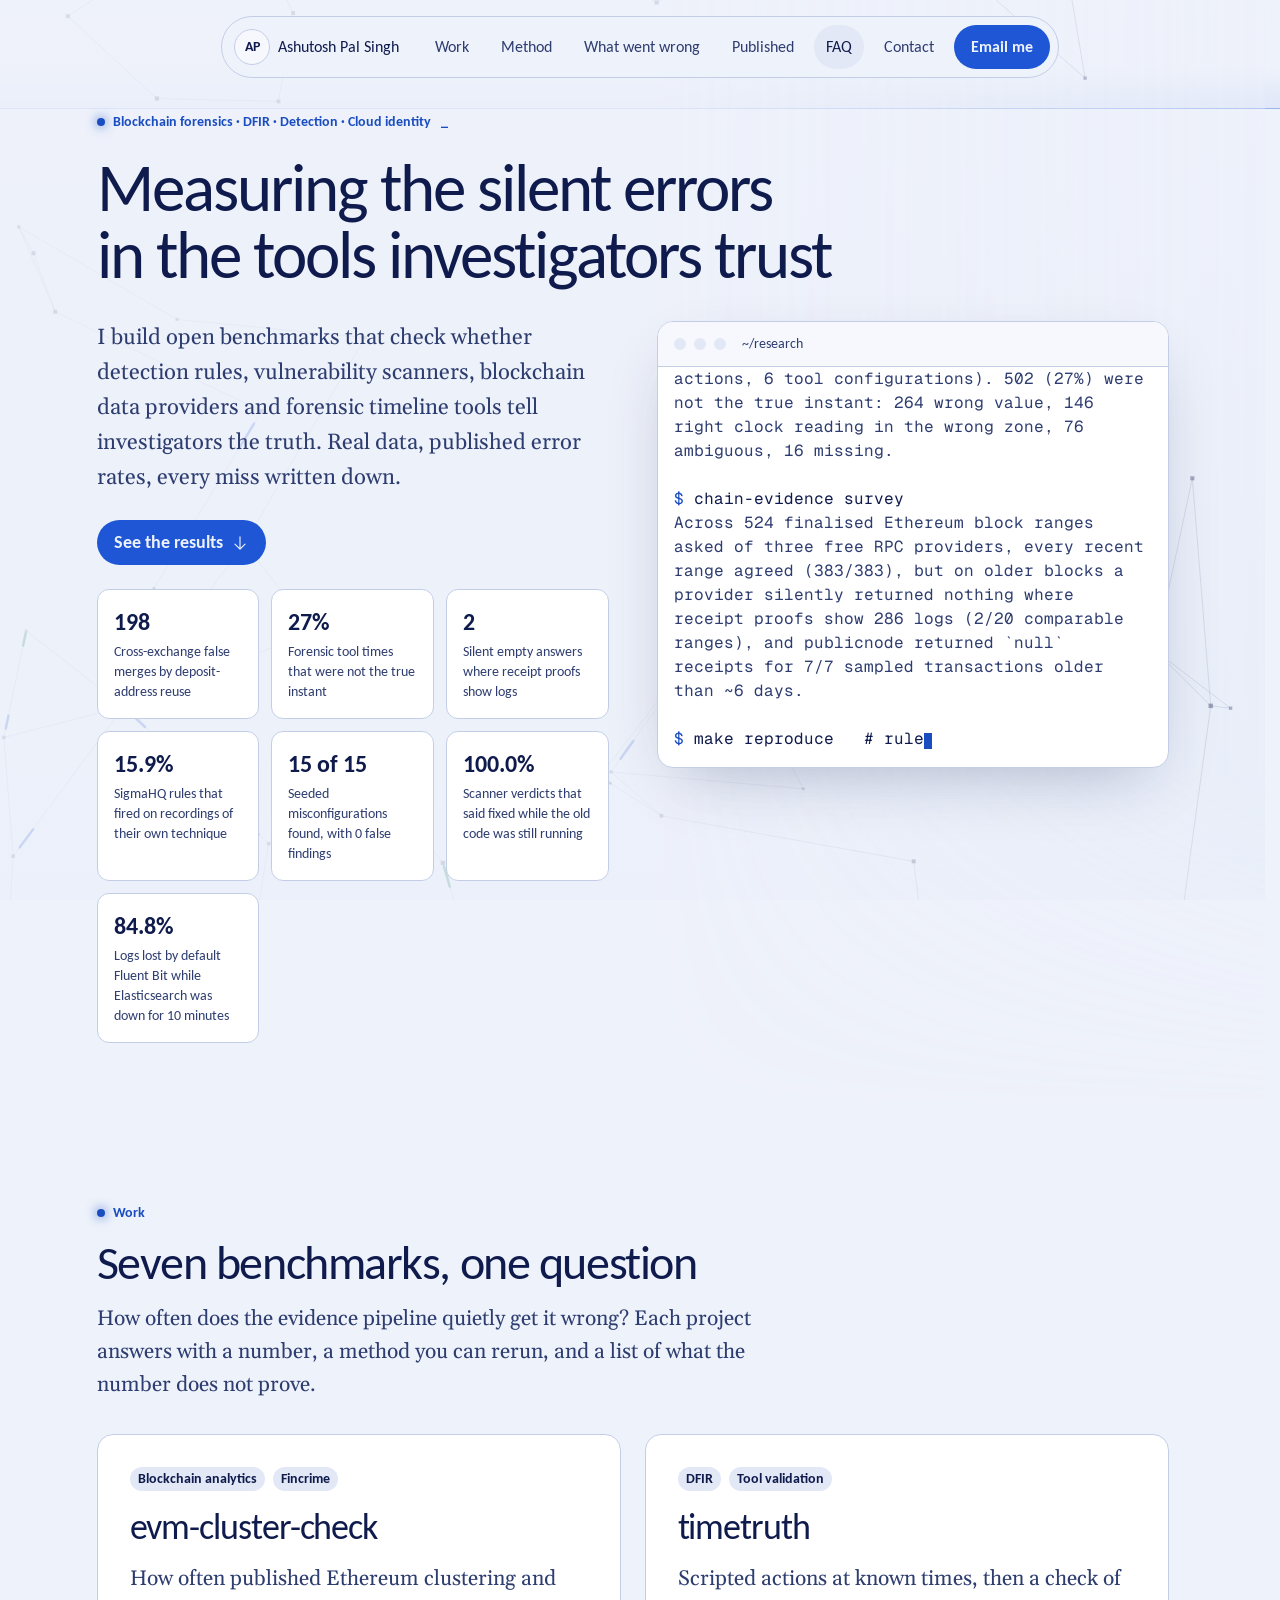
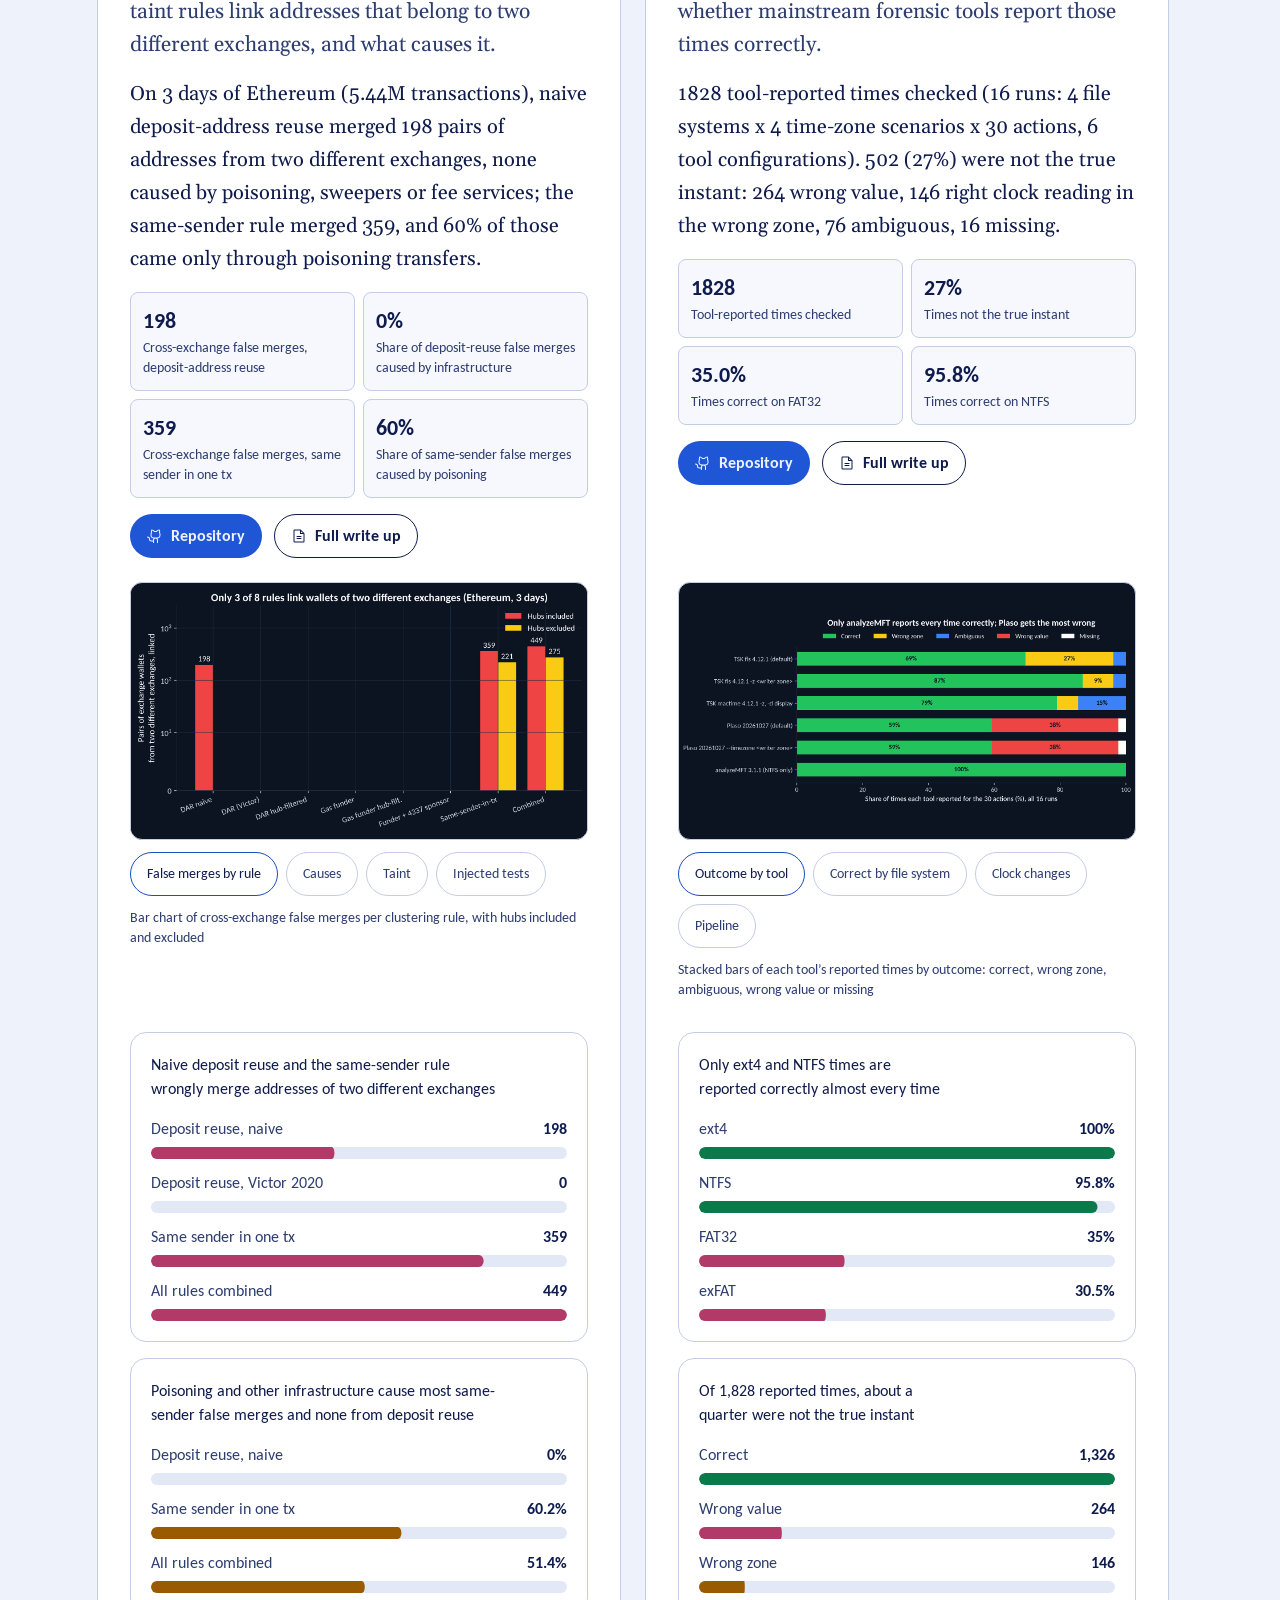
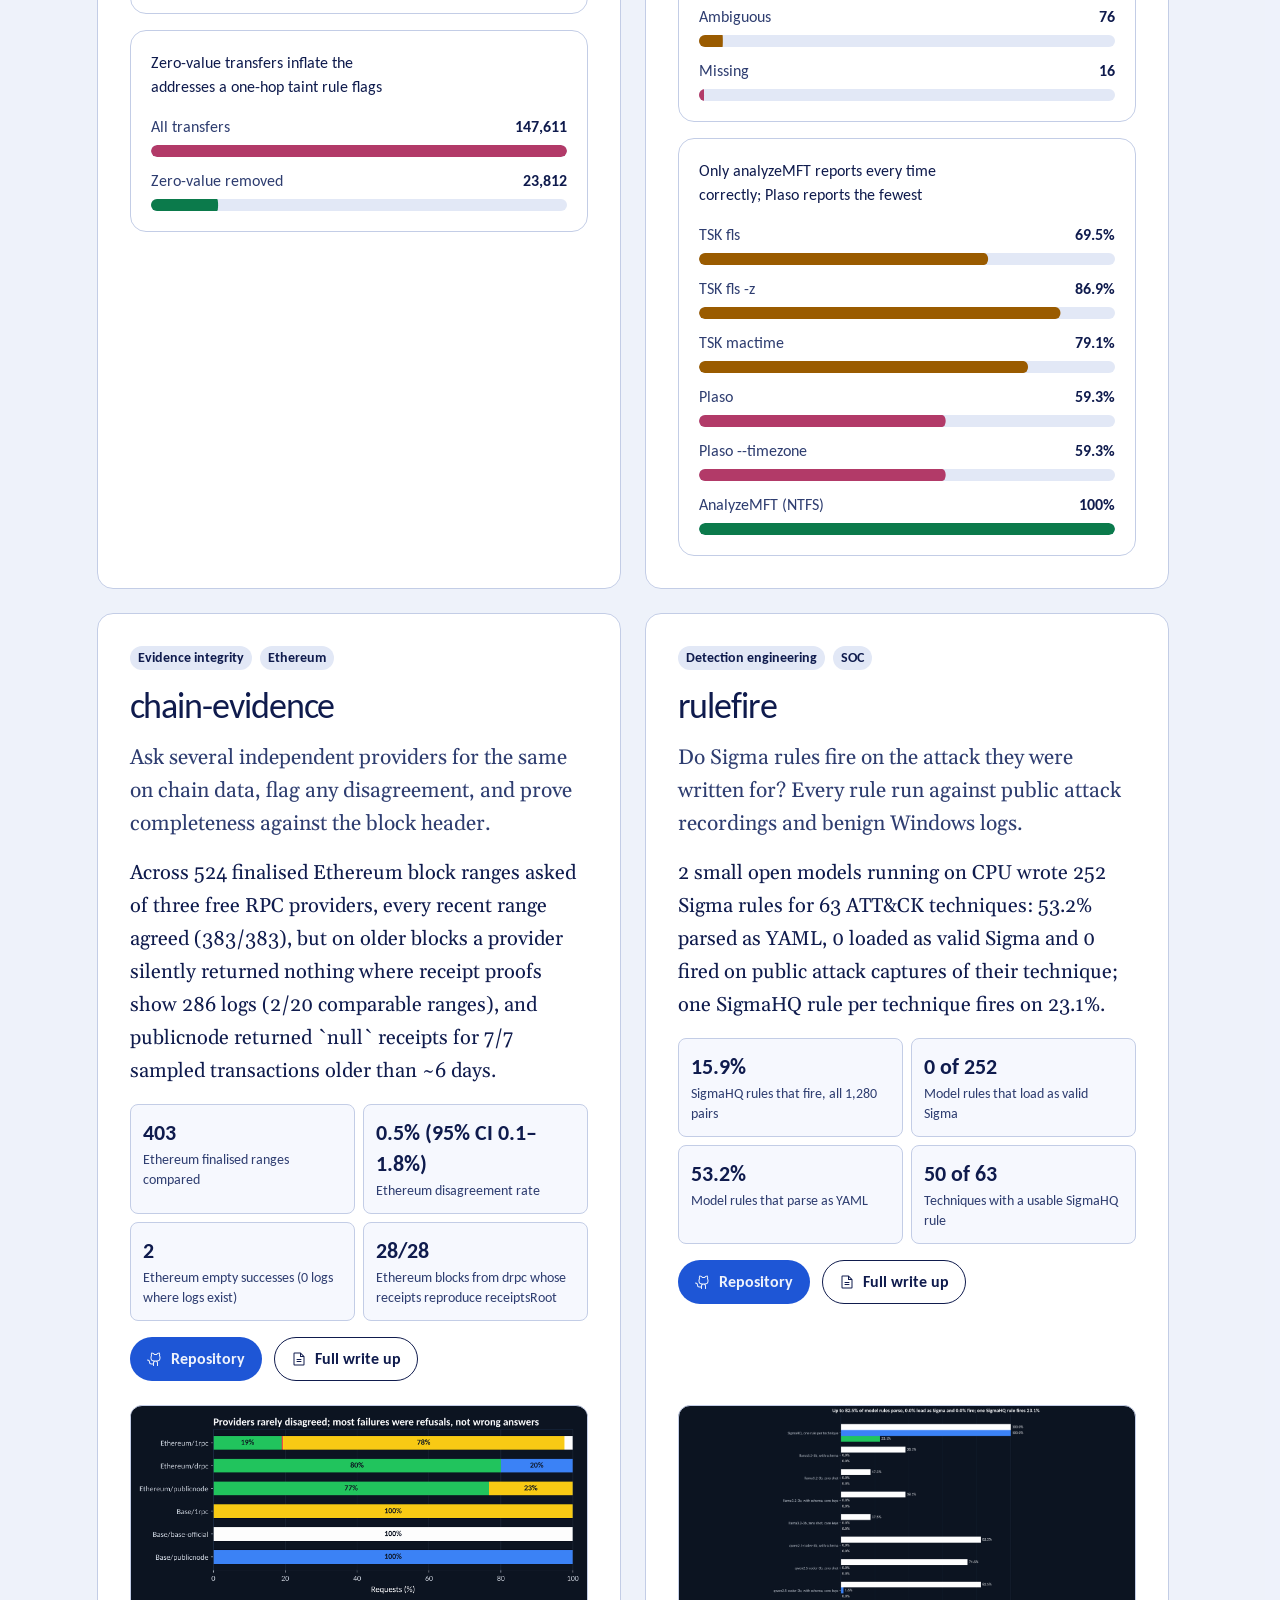
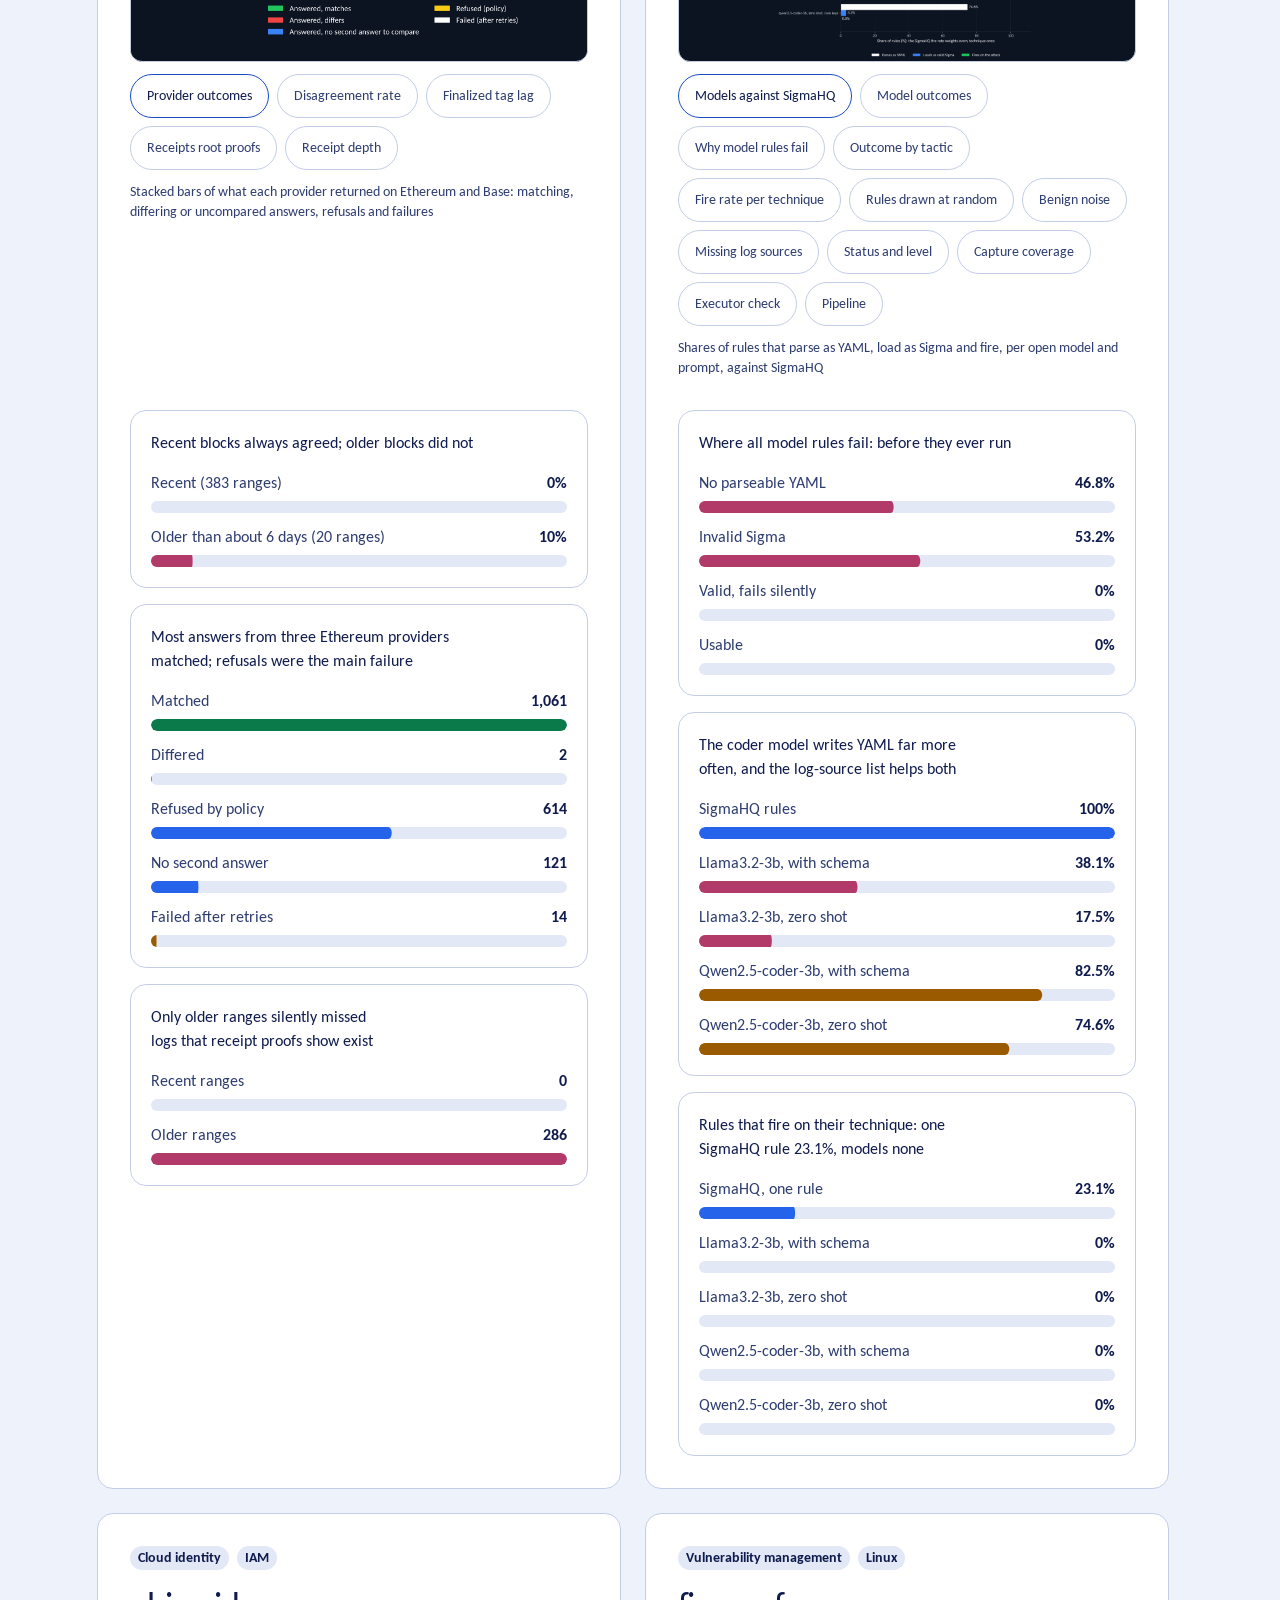
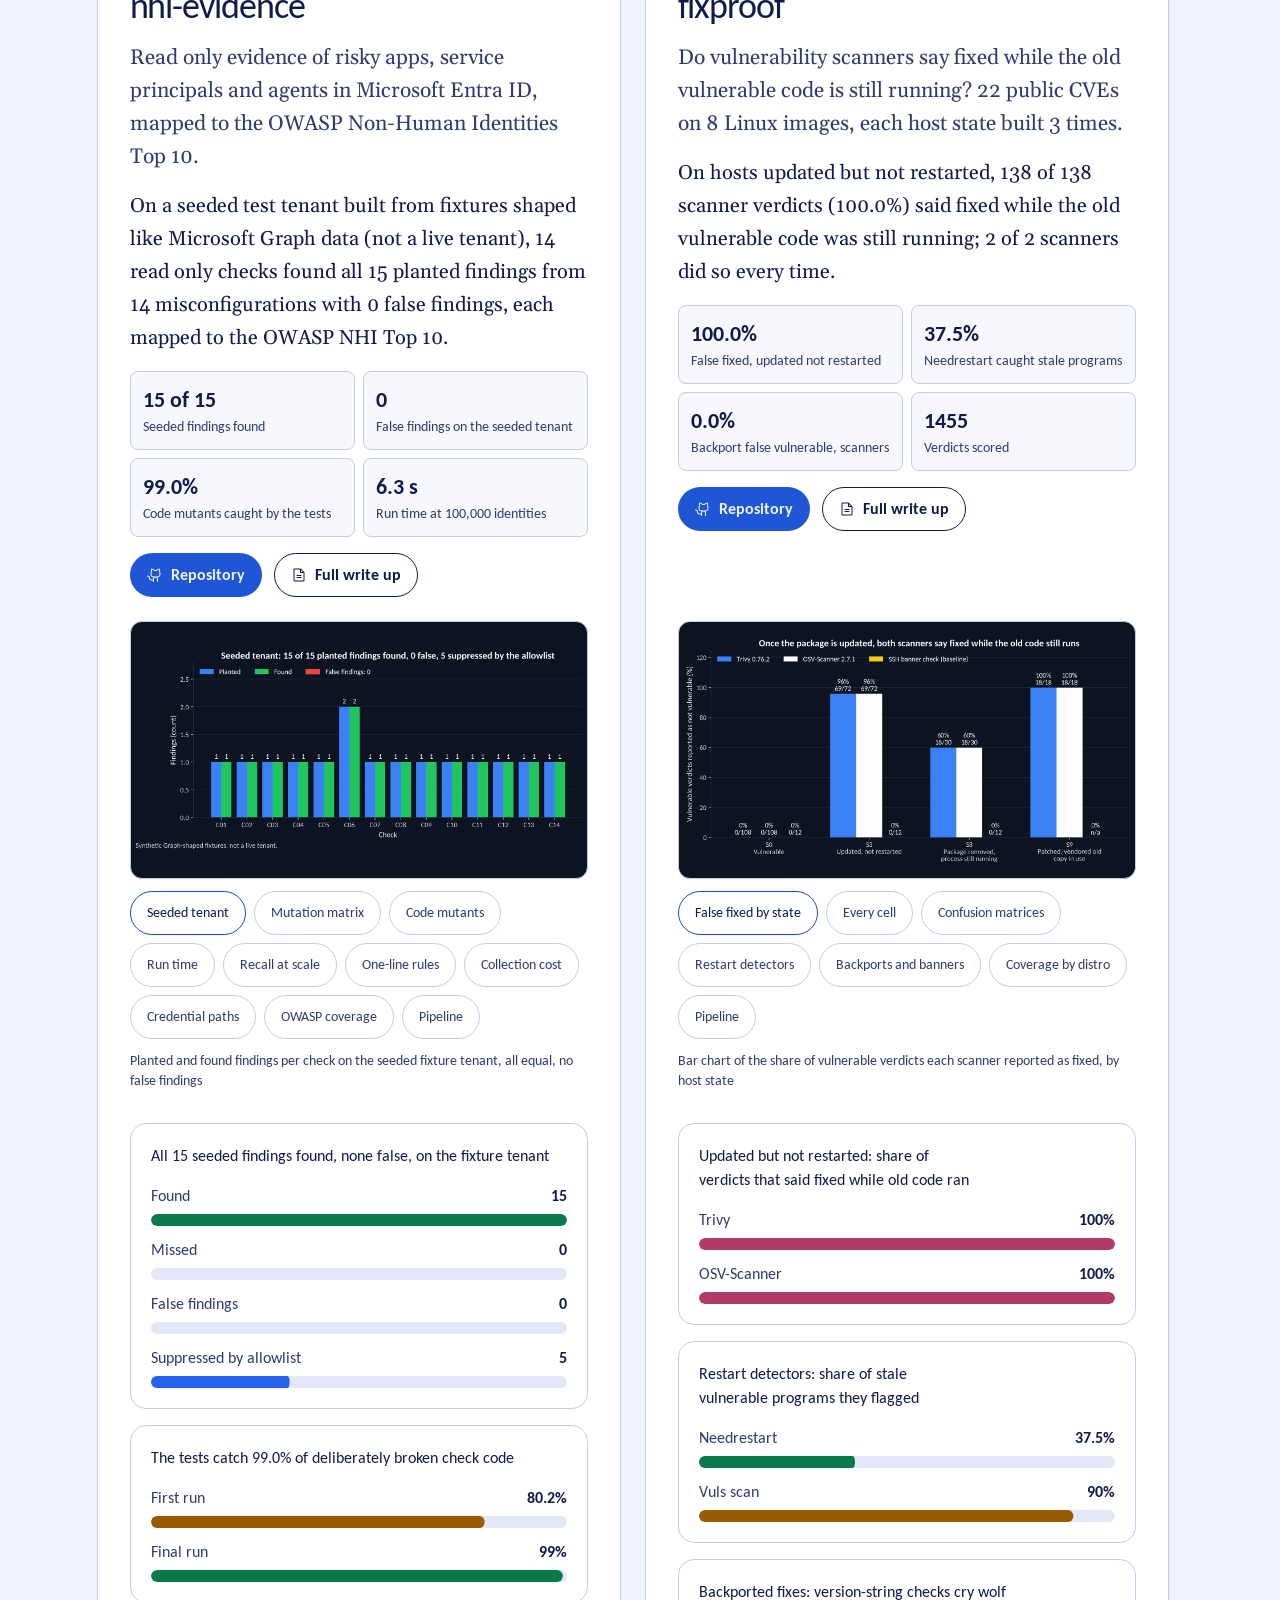
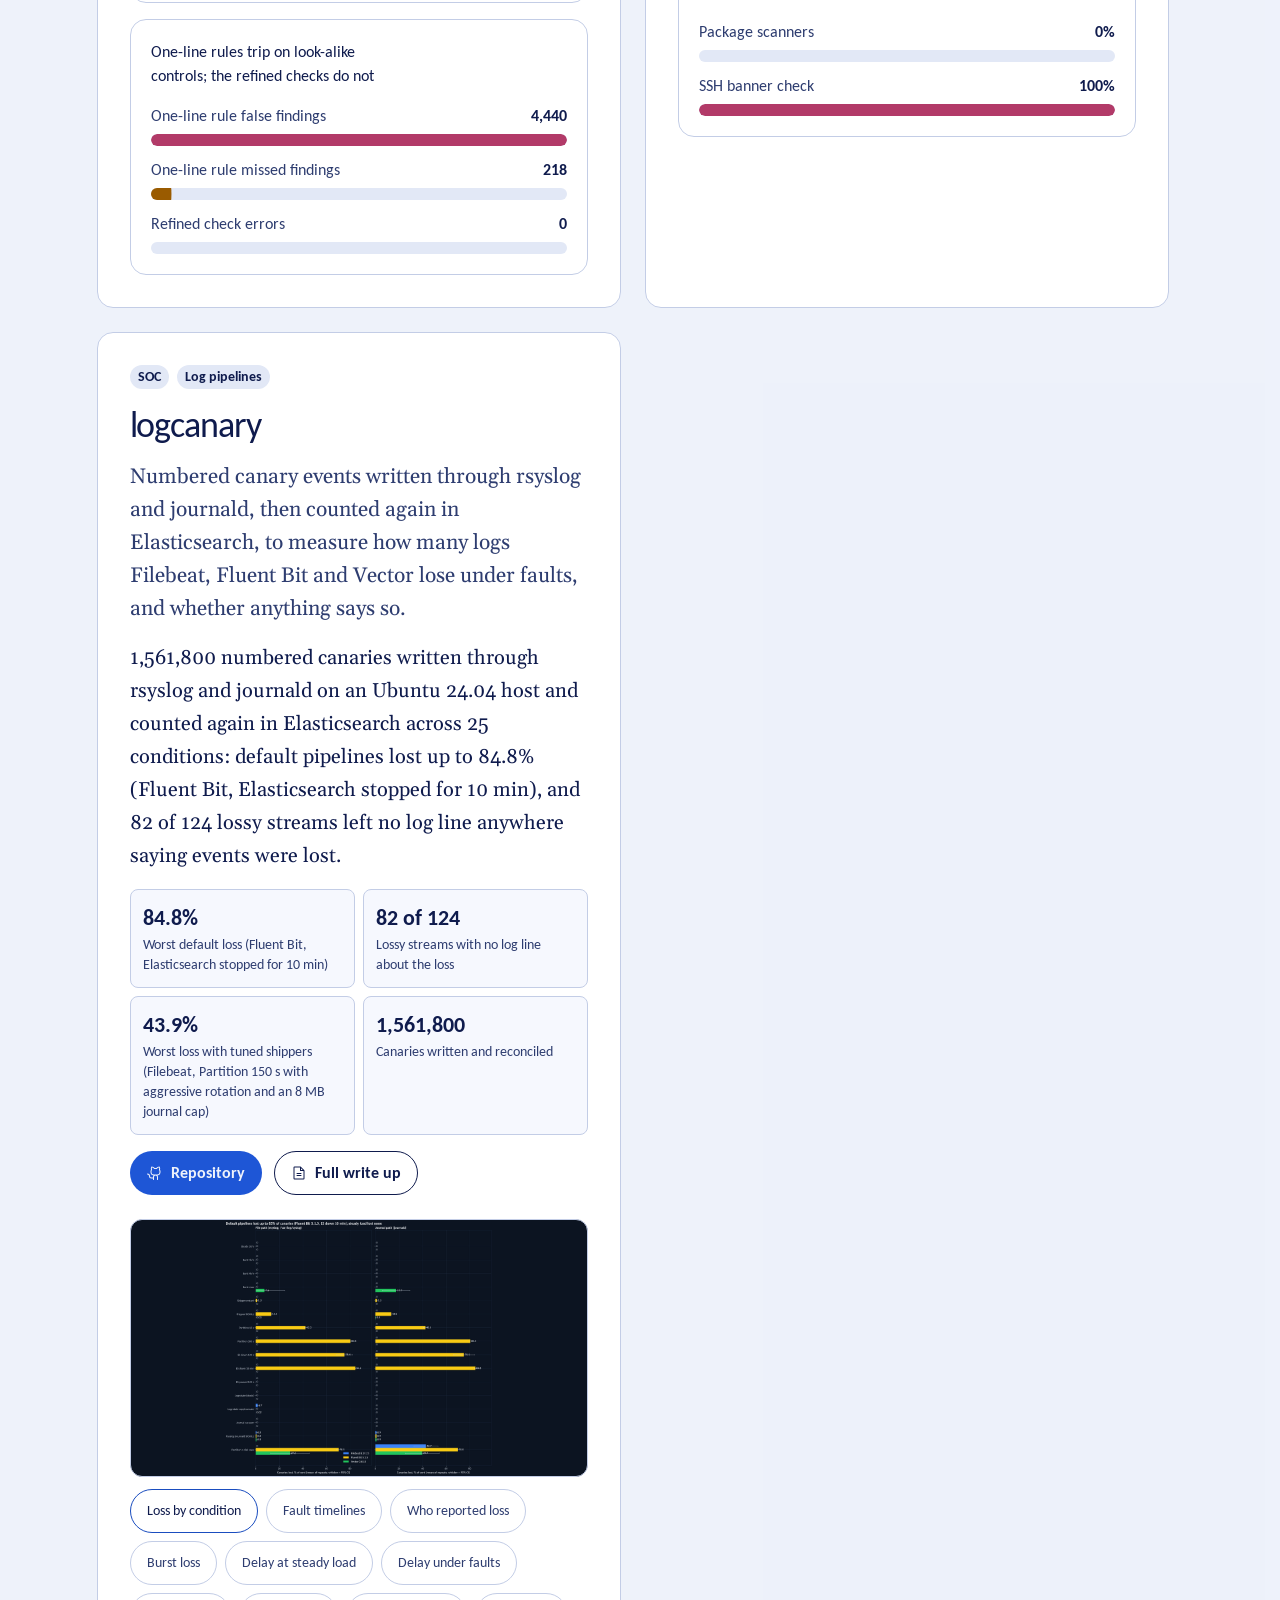
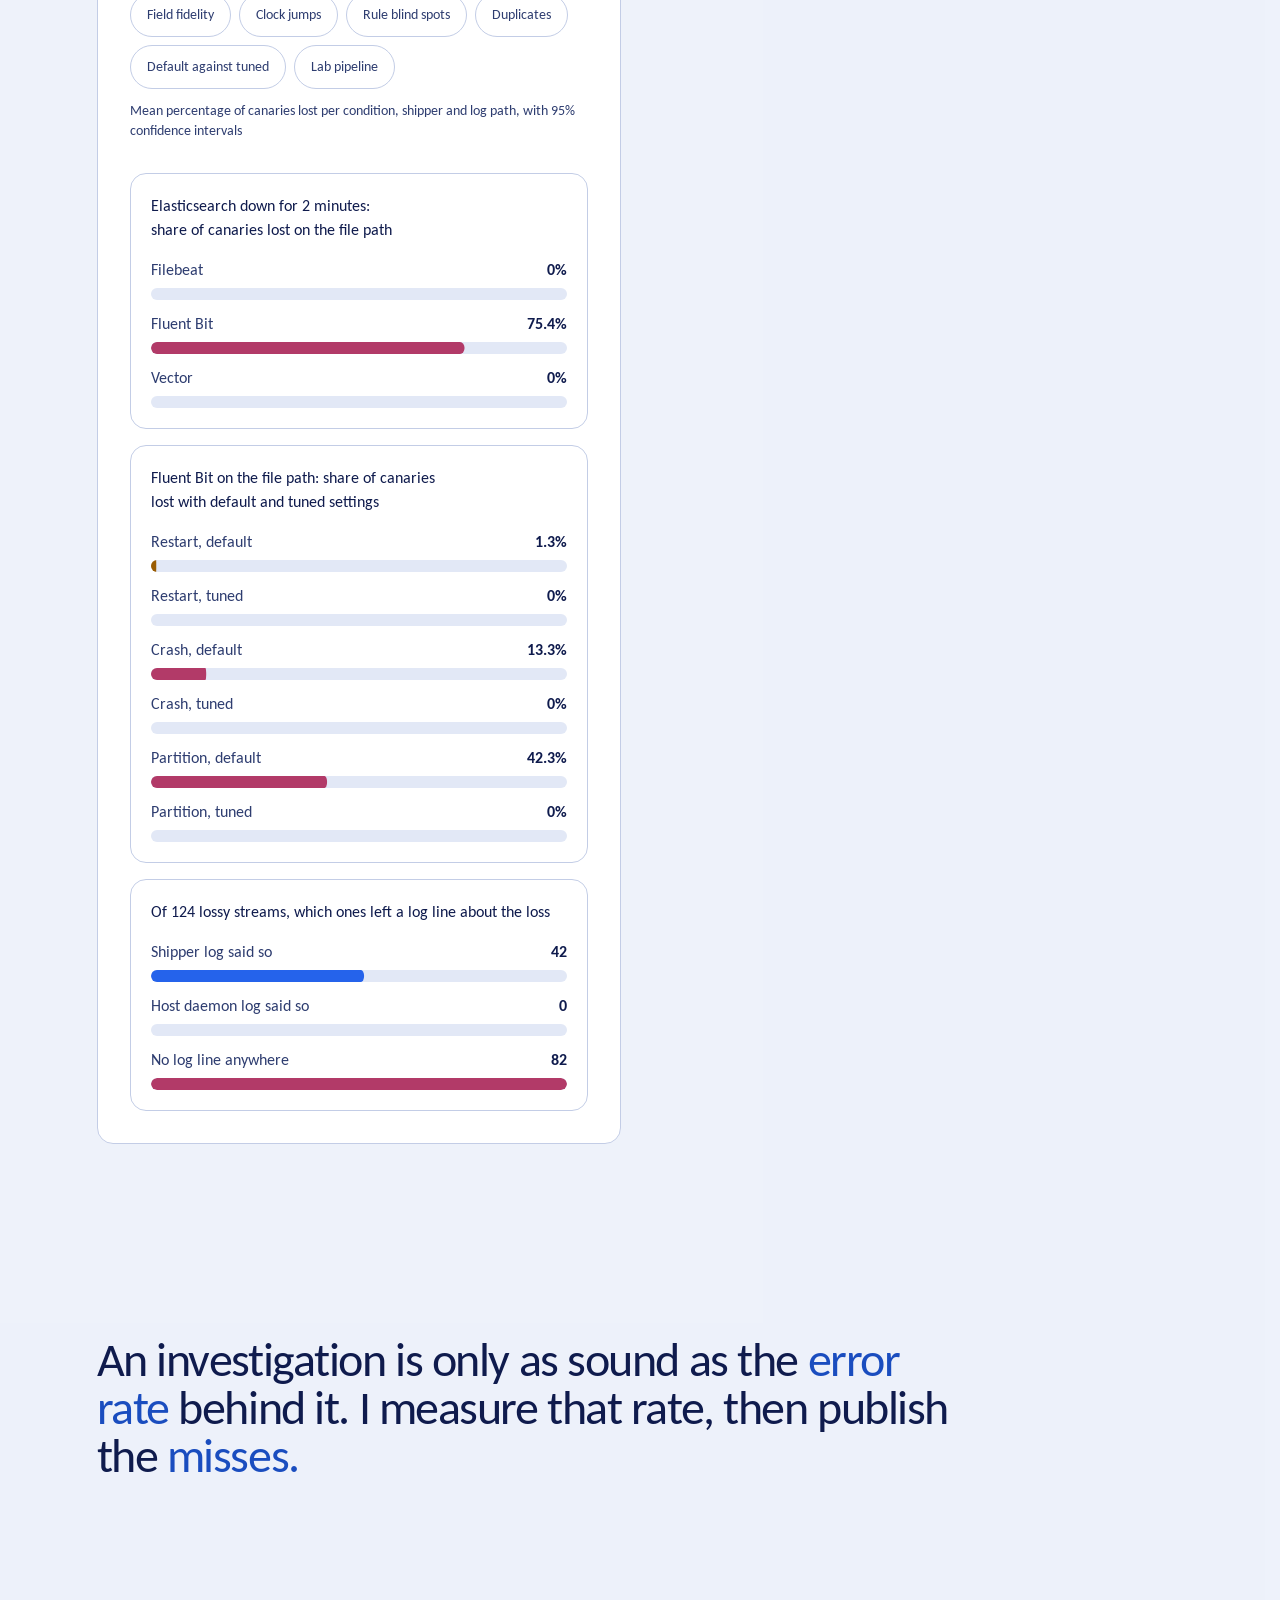
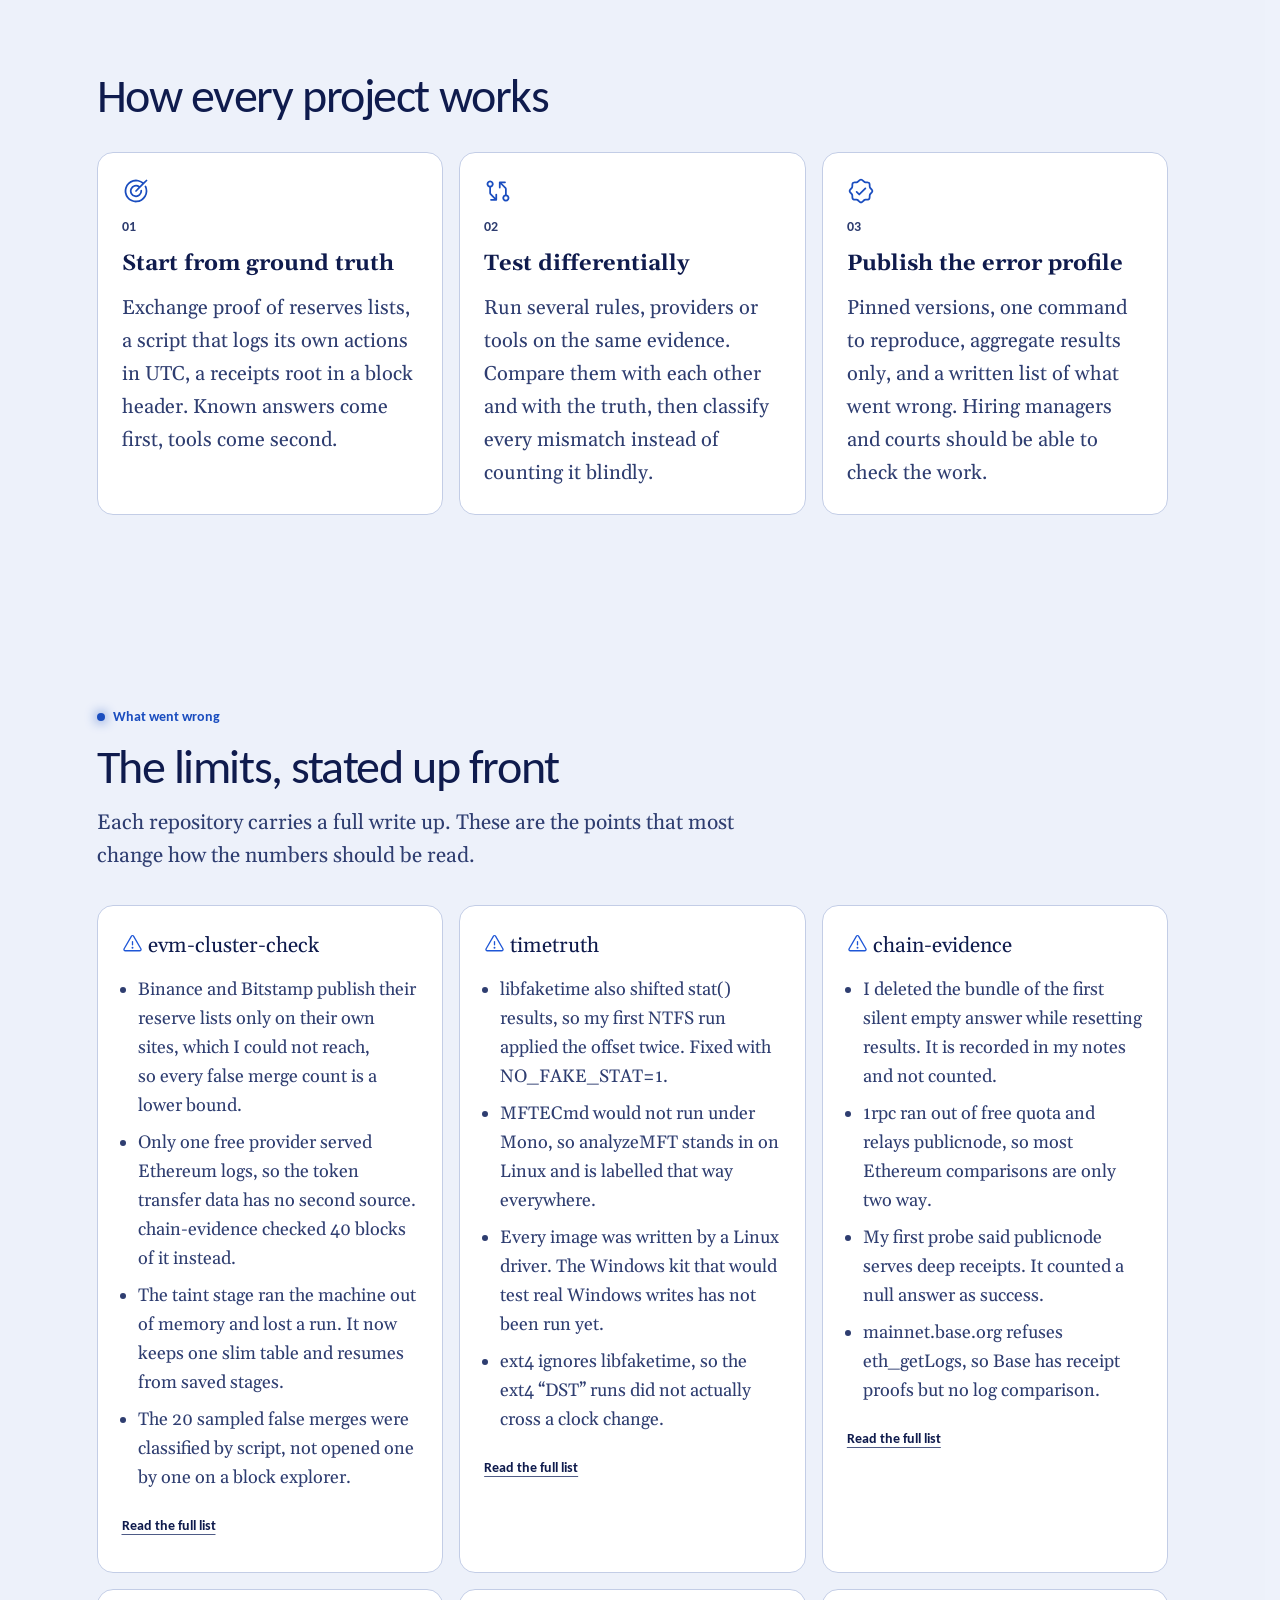
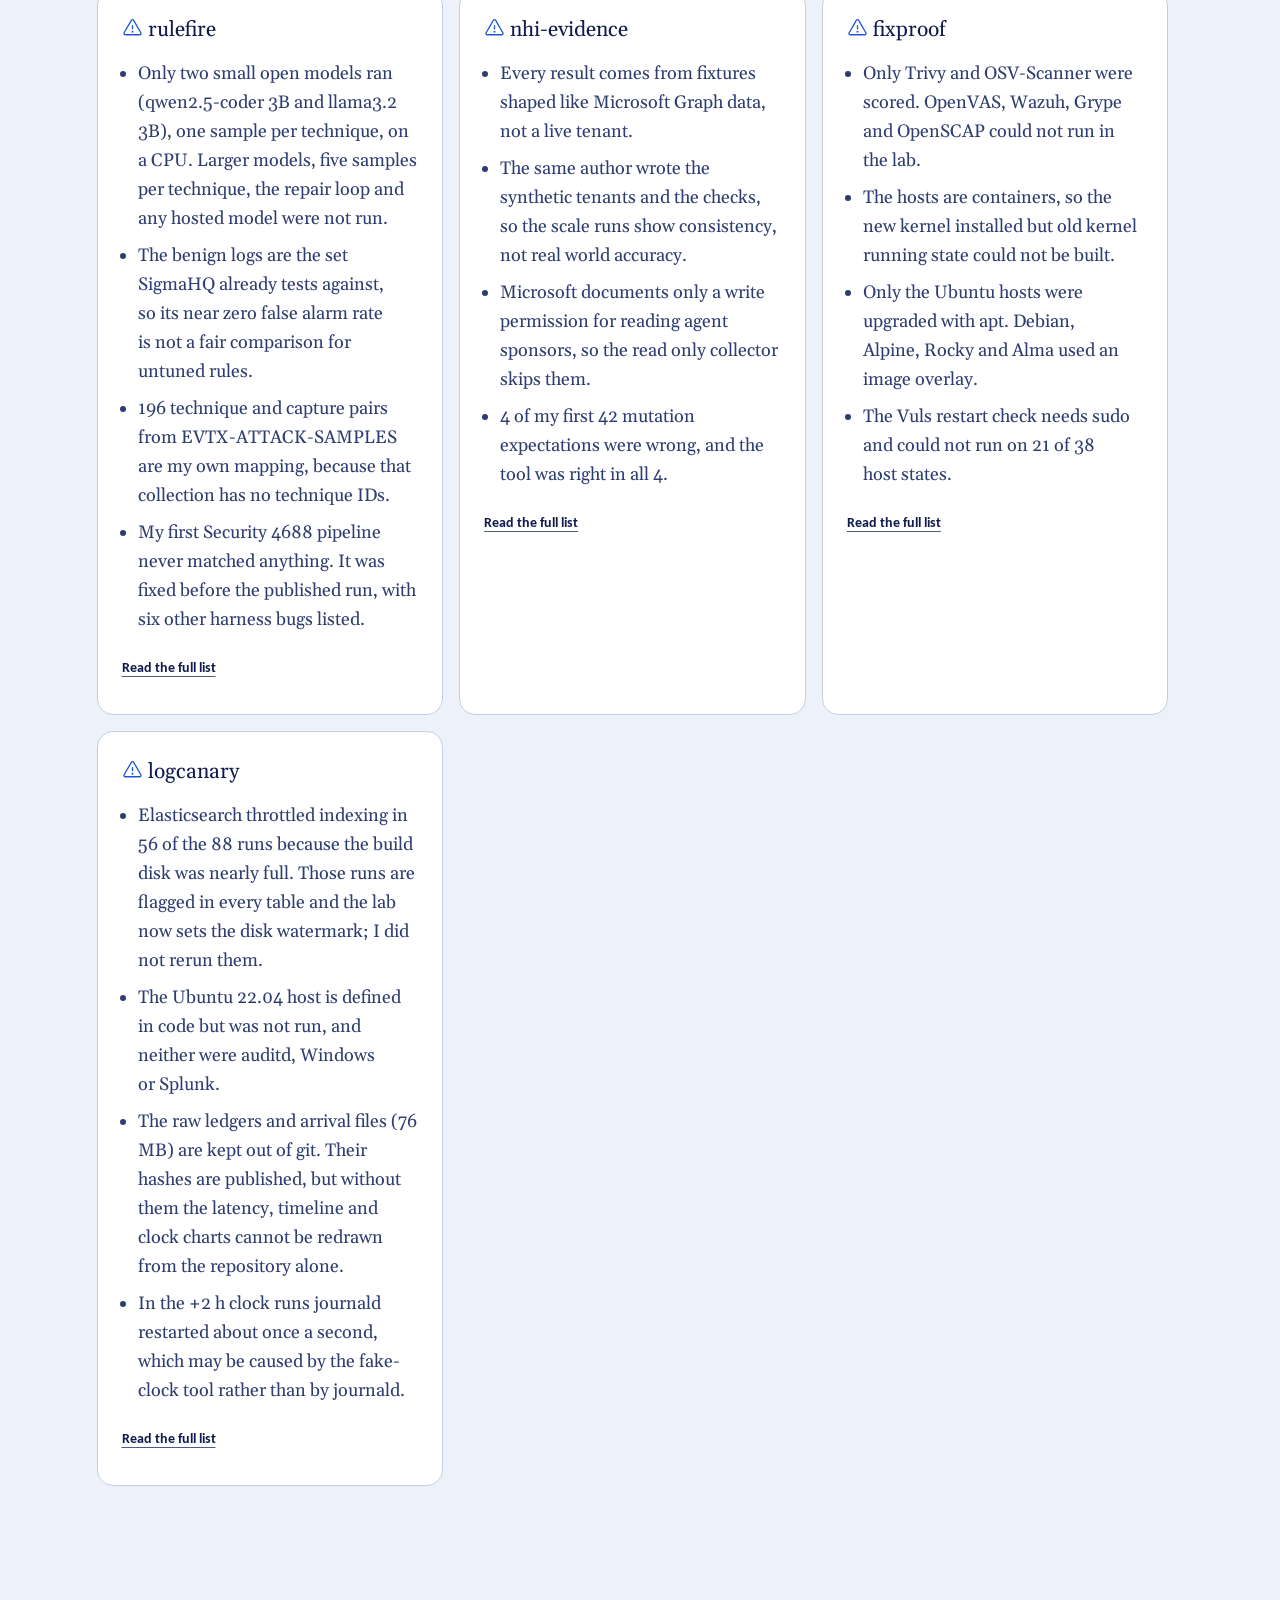
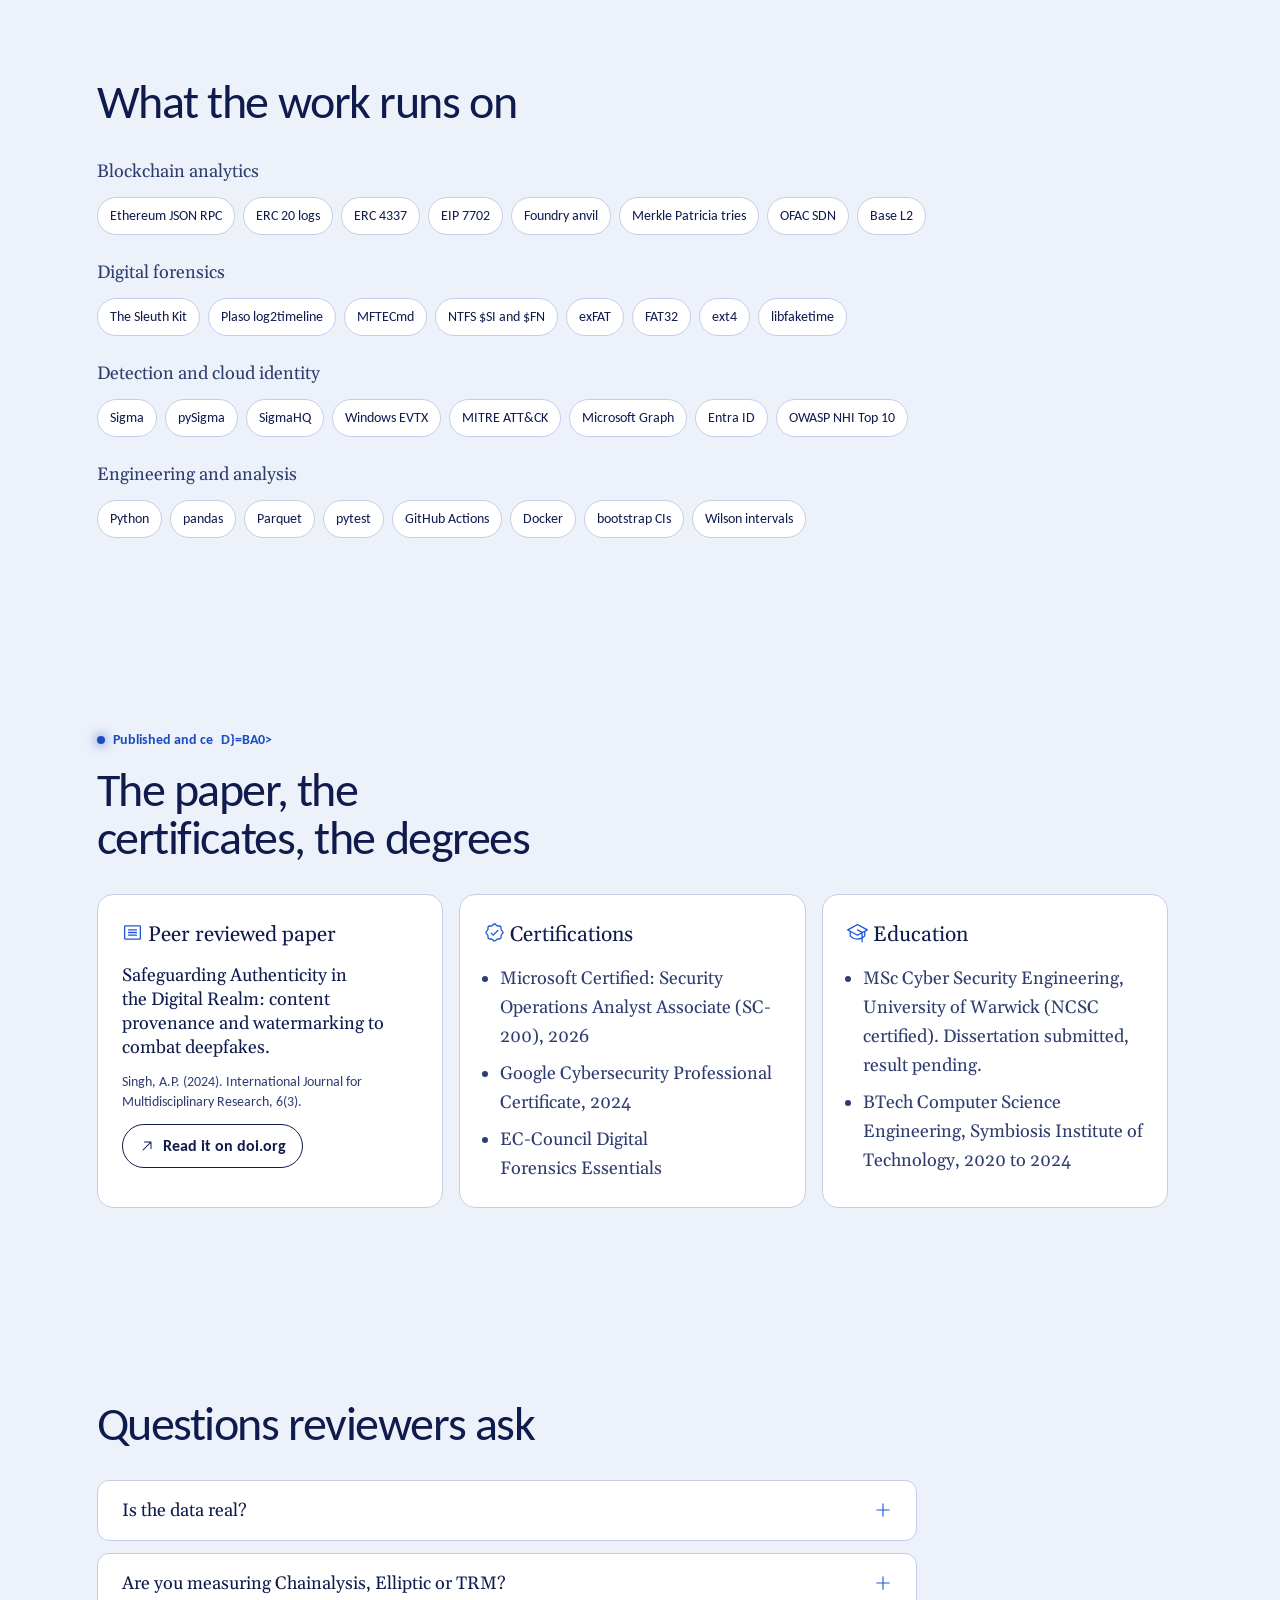
<file: research/index.html>
<!doctype html>
<html lang="en-GB">
<head>
  <meta charset="utf-8">
  <meta name="viewport" content="width=device-width, initial-scale=1">
  <title>Ashutosh Pal Singh · Blockchain forensics and DFIR research</title>
  <meta name="description" content="Open benchmarks that measure silent errors in crypto tracing rules, blockchain data providers and forensic timeline tools. Real data, published error rates, every miss documented.">
  <meta name="theme-color" content="#EEF2FB">
  <link rel="canonical" href="https://itsashutoshpsingh.github.io/portfolio/research/">
  <meta property="og:type" content="website">
  <meta property="og:title" content="Ashutosh Pal Singh · Measuring silent errors in crypto and forensic evidence">
  <meta property="og:description" content="Seven open benchmarks, among them Ethereum clustering false merges, RPC provider disagreement and forensic timeline time zone errors.">
  <meta property="og:url" content="https://itsashutoshpsingh.github.io/portfolio/research/">
  <meta property="og:image" content="https://itsashutoshpsingh.github.io/portfolio/og.png">
  <meta name="twitter:card" content="summary_large_image">
  <link rel="icon" href="assets/img/favicon.svg" type="image/svg+xml">
  <link rel="preconnect" href="https://fonts.googleapis.com">
  <link rel="preconnect" href="https://fonts.gstatic.com" crossorigin>
  <link href="https://fonts.googleapis.com/css2?family=Geist+Mono:wght@400;500;600&display=swap" rel="stylesheet">
  <link rel="stylesheet" href="assets/css/icons.css">
  <link rel="stylesheet" href="../tokens.css">
  <link rel="stylesheet" href="assets/css/site.css">
  <link rel="stylesheet" href="../fx.css">
  <script>document.documentElement.classList.add('js');</script>
</head>
<body>
  <canvas class="journey" aria-hidden="true"></canvas>

  <a class="skip button-sm" href="#main">Skip to content</a>

  <nav class="nav" aria-label="Primary">
    <a class="nav__brand title-4" href="../"><span class="nav__disc" aria-hidden="true">AP</span>Ashutosh Pal Singh</a>
    <ul class="nav__links title-4">
      <li><a href="#work">Work</a></li>
      <li><a href="#method">Method</a></li>
      <li><a href="#misses">What went wrong</a></li>
      <li><a href="#published">Published</a></li><li><a href="#faq">FAQ</a></li>
      <li><a href="#contact">Contact</a></li>
    </ul>
    <a class="btn btn--primary button-sm nav__cta" href="mailto:itsashutoshpsingh@gmail.com">Email me</a>
    <button class="nav__toggle" type="button" aria-expanded="false" aria-controls="menu" aria-label="Open menu"><span></span><span></span><span></span></button>
  </nav>
  <div class="menu" id="menu">
    <ul class="heading-5">
      <li><a href="#work">Work</a></li>
      <li><a href="#method">Method</a></li>
      <li><a href="#misses">What went wrong</a></li>
      <li><a href="#published">Published</a></li><li><a href="#faq">FAQ</a></li>
      <li><a href="#contact">Contact</a></li>
    </ul>
    <a class="btn btn--primary button-md" href="mailto:itsashutoshpsingh@gmail.com">Email me</a>
  </div>

  <main id="main">
    <header class="hero" id="top">
      
      <div class="wrap">
        <div class="hero__head">
          <span class="eyebrow caption-3" data-caret>Blockchain forensics · DFIR · Detection · Cloud identity</span>
          <h1 class="heading-1">Measuring the silent errors <br>in the tools investigators trust</h1>
        </div>
        <div class="hero__grid">
          <div class="hero__copy">
            <p class="lede title-2" id="hero-lede">I build open benchmarks that check whether detection rules, vulnerability scanners, blockchain data providers and forensic timeline tools tell investigators the truth. Real data, published error rates, every miss written down.</p>
            <div class="hero__cta">
              <a class="btn btn--primary button-md" href="#work">See the results <i class="ph ph-arrow-down" aria-hidden="true"></i></a>
            </div>
            <div class="proof" id="proof">
              <div class="proof__item"><div class="skeleton sk-line"></div><div class="skeleton sk-line"></div></div>
              <div class="proof__item"><div class="skeleton sk-line"></div><div class="skeleton sk-line"></div></div>
              <div class="proof__item"><div class="skeleton sk-line"></div><div class="skeleton sk-line"></div></div>
              <div class="proof__item"><div class="skeleton sk-line"></div><div class="skeleton sk-line"></div></div>
              <div class="proof__item"><div class="skeleton sk-line"></div><div class="skeleton sk-line"></div></div>
              <div class="proof__item"><div class="skeleton sk-line"></div><div class="skeleton sk-line"></div></div>
            </div>
          </div>
          <div class="term" role="region" aria-label="Terminal replaying each project’s headline result" translate="no">
            <div class="term__bar"><span class="term__dot"></span><span class="term__dot"></span><span class="term__dot"></span><span class="term__title caption-5 mono muted">~/research</span></div>
            <div class="term__body" id="term"></div>
          </div>
        </div>
      </div>
    </header>

    <div class="sheet">

      <section id="work" aria-labelledby="work-h">
        <div class="wrap">
          <div class="section-head rise">
            <span class="eyebrow caption-3">Work</span>
            <h2 class="heading-2" id="work-h">Seven benchmarks, one question</h2>
            <p class="title-2 muted">How often does the evidence pipeline quietly get it wrong? Each project answers with a number, a method you can rerun, and a list of what the number does not prove.</p>
          </div>
          <div class="projects" id="projects">
            <noscript><p class="error-box body-3">The results on this page need JavaScript. Without it, every repository is on <a href="https://github.com/itsashutoshpsingh">my GitHub profile</a>.</p></noscript>
            <article class="project"><div class="project__info"><div class="skeleton sk-line" style="width:40%"></div><div class="skeleton sk-line"></div><div class="skeleton sk-line"></div></div><div class="skeleton sk-fig"></div></article>
          </div>
        </div>
      </section>

      <section aria-label="Principle">
        <div class="wrap">
          <p class="heading-2 reveal-text" id="tagline">An investigation is only as sound as the <span class="accent">error rate</span> behind it. I measure that rate, then publish the <span class="accent">misses.</span></p>
        </div>
      </section>

      <section id="method" aria-labelledby="method-h">
        <div class="wrap">
          <div class="section-head rise">
            <h2 class="heading-2" id="method-h">How every project works</h2>
          </div>
          <div class="steps">
            <div class="step rise"><i class="ph ph-target" aria-hidden="true"></i><span class="step__n caption-3">01</span><h3 class="heading-6">Start from ground truth</h3><p class="body-3 muted">Exchange proof of reserves lists, a script that logs its own actions in UTC, a receipts root in a block header. Known answers come first, tools come second.</p></div>
            <div class="step rise"><i class="ph ph-git-diff" aria-hidden="true"></i><span class="step__n caption-3">02</span><h3 class="heading-6">Test differentially</h3><p class="body-3 muted">Run several rules, providers or tools on the same evidence. Compare them with each other and with the truth, then classify every mismatch instead of counting it blindly.</p></div>
            <div class="step rise"><i class="ph ph-seal-check" aria-hidden="true"></i><span class="step__n caption-3">03</span><h3 class="heading-6">Publish the error profile</h3><p class="body-3 muted">Pinned versions, one command to reproduce, aggregate results only, and a written list of what went wrong. Hiring managers and courts should be able to check the work.</p></div>
          </div>
        </div>
      </section>

      <section id="misses" aria-labelledby="misses-h">
        <div class="wrap">
          <div class="section-head rise">
            <span class="eyebrow caption-3">What went wrong</span>
            <h2 class="heading-2" id="misses-h">The limits, stated up front</h2>
            <p class="title-2 muted">Each repository carries a full write up. These are the points that most change how the numbers should be read.</p>
          </div>
          <div class="misses" id="miss-list"></div>
        </div>
      </section>

      <section id="toolkit" aria-labelledby="toolkit-h">
        <div class="wrap">
          <div class="section-head rise">
            <h2 class="heading-2" id="toolkit-h">What the work runs on</h2>
          </div>
          <div class="toolkit rise">
            <div class="toolkit__group"><h3 class="title-3 muted">Blockchain analytics</h3><div class="chips caption-5" translate="no"><span class="chip">Ethereum JSON RPC</span><span class="chip">ERC 20 logs</span><span class="chip">ERC 4337</span><span class="chip">EIP 7702</span><span class="chip">Foundry anvil</span><span class="chip">Merkle Patricia tries</span><span class="chip">OFAC SDN</span><span class="chip">Base L2</span></div></div>
            <div class="toolkit__group"><h3 class="title-3 muted">Digital forensics</h3><div class="chips caption-5" translate="no"><span class="chip">The Sleuth Kit</span><span class="chip">Plaso log2timeline</span><span class="chip">MFTECmd</span><span class="chip">NTFS $SI and $FN</span><span class="chip">exFAT</span><span class="chip">FAT32</span><span class="chip">ext4</span><span class="chip">libfaketime</span></div></div>
            <div class="toolkit__group"><h3 class="title-3 muted">Detection and cloud identity</h3><div class="chips caption-5" translate="no"><span class="chip">Sigma</span><span class="chip">pySigma</span><span class="chip">SigmaHQ</span><span class="chip">Windows EVTX</span><span class="chip">MITRE ATT&amp;CK</span><span class="chip">Microsoft Graph</span><span class="chip">Entra ID</span><span class="chip">OWASP NHI Top 10</span></div></div>
            <div class="toolkit__group"><h3 class="title-3 muted">Engineering and analysis</h3><div class="chips caption-5" translate="no"><span class="chip">Python</span><span class="chip">pandas</span><span class="chip">Parquet</span><span class="chip">pytest</span><span class="chip">GitHub Actions</span><span class="chip">Docker</span><span class="chip">bootstrap CIs</span><span class="chip">Wilson intervals</span></div></div>
          </div>
        </div>
      </section>

      <section id="published" aria-labelledby="pub-h">
        <div class="wrap">
          <div class="section-head rise">
            <span class="eyebrow caption-3">Published and certified</span>
            <h2 class="heading-2" id="pub-h">The paper, the certificates, the degrees</h2>
          </div>
          <div class="misses">
            <article class="miss rise">
              <h3 class="title-2"><i class="ph ph-article" aria-hidden="true"></i> Peer reviewed paper</h3>
              <p class="body-5">Safeguarding Authenticity in the Digital Realm: content provenance and watermarking to combat deepfakes.</p>
              <p class="caption-5 muted">Singh, A.P. (2024). International Journal for Multidisciplinary Research, 6(3).</p>
              <a class="btn btn--ghost button-sm" href="https://doi.org/10.36948/ijfmr.2024.v06i03.21580" target="_blank" rel="noopener"><i class="ph ph-arrow-up-right" aria-hidden="true"></i>Read it on doi.org</a>
            </article>
            <article class="miss rise">
              <h3 class="title-2"><i class="ph ph-seal-check" aria-hidden="true"></i> Certifications</h3>
              <ul class="body-6">
                <li>Microsoft Certified: Security Operations Analyst Associate (SC-200), 2026</li>
                <li>Google Cybersecurity Professional Certificate, 2024</li>
                <li>EC-Council Digital Forensics Essentials</li>
              </ul>
            </article>
            <article class="miss rise">
              <h3 class="title-2"><i class="ph ph-graduation-cap" aria-hidden="true"></i> Education</h3>
              <ul class="body-6">
                <li>MSc Cyber Security Engineering, University of Warwick (NCSC certified). Dissertation submitted, result pending.</li>
                <li>BTech Computer Science Engineering, Symbiosis Institute of Technology, 2020 to 2024</li>
              </ul>
            </article>
          </div>
        </div>
      </section>

      <section id="faq" aria-labelledby="faq-h">
        <div class="wrap">
          <div class="section-head rise">
            <h2 class="heading-2" id="faq-h">Questions reviewers ask</h2>
          </div>
          <div class="faq rise" id="faq-list">
            <details><summary class="title-3">Is the data real?<i class="ph ph-plus" aria-hidden="true"></i></summary><p class="body-3">Yes. Ethereum and Base data come from public mainnet nodes over fixed, finalised block windows. Forensic results come from real disk images built and timed by script. No number on this page is estimated or typed in by hand; each is read from the repository’s results file.</p></details>
            <details><summary class="title-3">Are you measuring Chainalysis, Elliptic or TRM?<i class="ph ph-plus" aria-hidden="true"></i></summary><p class="body-3">No. The clustering benchmark tests open, published heuristics from the research literature. Commercial products use their own rules and data, and nothing here should be read as a claim about them.</p></details>
            <details><summary class="title-3">Why publish aggregates only?<i class="ph ph-plus" aria-hidden="true"></i></summary><p class="body-3">A clustering error can wrongly connect a real person to a crime. The repositories publish counts and rates, never a claim that a specific address belongs to someone.</p></details>
            <details><summary class="title-3">Can I reproduce a result?<i class="ph ph-plus" aria-hidden="true"></i></summary><p class="body-3">Each repository pins its tool versions and has one command that reruns the pipeline. Disk images and raw chain data are too large for git, so the repositories publish hashes and build steps instead.</p></details>
            <details><summary class="title-3">Is every mismatch a bug?<i class="ph ph-plus" aria-hidden="true"></i></summary><p class="body-3">No, and most are not. Two tools can both be right and still disagree because they report different things. Each mismatch is classified as a tool bug, documented behaviour or my own mistake, after reading the tool’s documentation.</p></details>
            <details><summary class="title-3">Why does this matter for compliance and courts?<i class="ph ph-plus" aria-hidden="true"></i></summary><p class="body-3">Cluster attributions and timelines are used as evidence, often with no stated error rate. The UK Forensic Science Regulator’s Code expects methods to be validated, and these benchmarks are a template for that validation evidence.</p></details>
          </div>
        </div>
      </section>

      <section id="contact" aria-labelledby="contact-h">
        <div class="wrap">
          <div class="contact rise">
            <span class="eyebrow caption-3">Contact</span>
            <h2 class="heading-3" id="contact-h">Hiring for fincrime, DFIR or blockchain investigations?</h2>
            <p class="title-2 muted" id="bio">I’m happy to walk through any result, the method behind it, or what I would measure next.</p>
            <div class="contact__links" id="contact-links">
              <a class="btn btn--primary button-md" href="https://github.com/itsashutoshpsingh"><i class="ph ph-github-logo" aria-hidden="true"></i>GitHub</a>
            </div>
          </div>
        </div>
      </section>
    </div>
  </main>

  <footer>
    <div class="wrap caption-5">
      <nav class="social" aria-label="Elsewhere"><a href="../cv/Ashutosh_Pal_Singh_CV.pdf" download><svg viewBox="0 0 256 256" aria-hidden="true"><path d="M224,144v64a8,8,0,0,1-8,8H40a8,8,0,0,1-8-8V144a8,8,0,0,1,16,0v56H208V144a8,8,0,0,1,16,0Zm-101.66,5.66a8,8,0,0,0,11.32,0l40-40a8,8,0,0,0-11.32-11.32L136,124.69V32a8,8,0,0,0-16,0v92.69L93.66,98.34a8,8,0,0,0-11.32,11.32Z"/></svg><span>Download CV</span></a><a href="https://www.linkedin.com/in/ashutosh-pal-singh/" target="_blank" rel="noopener" aria-label="LinkedIn"><svg viewBox="0 0 256 256" aria-hidden="true"><path d="M216,24H40A16,16,0,0,0,24,40V216a16,16,0,0,0,16,16H216a16,16,0,0,0,16-16V40A16,16,0,0,0,216,24Zm0,192H40V40H216V216ZM96,112v64a8,8,0,0,1-16,0V112a8,8,0,0,1,16,0Zm88,28v36a8,8,0,0,1-16,0V140a20,20,0,0,0-40,0v36a8,8,0,0,1-16,0V112a8,8,0,0,1,15.79-1.78A36,36,0,0,1,184,140ZM100,84A12,12,0,1,1,88,72,12,12,0,0,1,100,84Z"/></svg><span>LinkedIn</span></a><a href="https://github.com/itsashutoshpsingh" target="_blank" rel="noopener" aria-label="GitHub"><svg viewBox="0 0 256 256" aria-hidden="true"><path d="M208.31,75.68A59.78,59.78,0,0,0,202.93,28,8,8,0,0,0,196,24a59.75,59.75,0,0,0-48,24H124A59.75,59.75,0,0,0,76,24a8,8,0,0,0-6.93,4,59.78,59.78,0,0,0-5.38,47.68A58.14,58.14,0,0,0,56,104v8a56.06,56.06,0,0,0,48.44,55.47A39.8,39.8,0,0,0,96,192v8H72a24,24,0,0,1-24-24A40,40,0,0,0,8,136a8,8,0,0,0,0,16,24,24,0,0,1,24,24,40,40,0,0,0,40,40H96v16a8,8,0,0,0,16,0V192a24,24,0,0,1,48,0v40a8,8,0,0,0,16,0V192a39.8,39.8,0,0,0-8.44-24.53A56.06,56.06,0,0,0,216,112v-8A58.14,58.14,0,0,0,208.31,75.68ZM200,112a40,40,0,0,1-40,40H112a40,40,0,0,1-40-40v-8a41.74,41.74,0,0,1,6.9-22.48A8,8,0,0,0,80,73.83a43.81,43.81,0,0,1,.79-33.58,43.88,43.88,0,0,1,32.32,20.06A8,8,0,0,0,119.82,64h32.35a8,8,0,0,0,6.74-3.69,43.87,43.87,0,0,1,32.32-20.06A43.81,43.81,0,0,1,192,73.83a8.09,8.09,0,0,0,1,7.65A41.72,41.72,0,0,1,200,104Z"/></svg><span>GitHub</span></a><a href="mailto:itsashutoshpsingh@gmail.com" aria-label="Email"><svg viewBox="0 0 256 256" aria-hidden="true"><path d="M224,48H32a8,8,0,0,0-8,8V192a16,16,0,0,0,16,16H216a16,16,0,0,0,16-16V56A8,8,0,0,0,224,48ZM203.43,64,128,133.15,52.57,64ZM216,192H40V74.19l82.59,75.71a8,8,0,0,0,10.82,0L216,74.19V192Z"/></svg><span>Email</span></a><a href="../" aria-label="Portfolio"><svg viewBox="0 0 256 256" aria-hidden="true"><path d="M128,24h0A104,104,0,1,0,232,128,104.12,104.12,0,0,0,128,24Zm87.62,96H175.79C174,83.49,159.94,57.67,148.41,42.4A88.19,88.19,0,0,1,215.63,120ZM96.23,136h63.54c-2.31,41.61-22.23,67.11-31.77,77C118.45,203.1,98.54,177.6,96.23,136Zm0-16C98.54,78.39,118.46,52.89,128,43c9.55,9.93,29.46,35.43,31.77,77Zm11.36-77.6C96.06,57.67,82,83.49,80.21,120H40.37A88.19,88.19,0,0,1,107.59,42.4ZM40.37,136H80.21c1.82,36.51,15.85,62.33,27.38,77.6A88.19,88.19,0,0,1,40.37,136Zm108,77.6c11.53-15.27,25.56-41.09,27.38-77.6h39.84A88.19,88.19,0,0,1,148.41,213.6Z"/></svg><span>Portfolio</span></a></nav>
      <span>© 2026 Ashutosh Pal Singh · Code MIT licensed</span>
      <span class="foot-links"><a href="privacy.html">Privacy</a><a href="https://github.com/itsashutoshpsingh/portfolio">Source</a></span>
    </div>
  </footer>

  <script src="../vendor/lenis.min.js" defer></script>
  <script src="../smooth.js" defer></script>
  <script src="../fx.js" defer></script>
  <script src="assets/js/site.js" defer></script>
  <script type="module" src="../journey.js"></script>
</body>
</html>
</file>
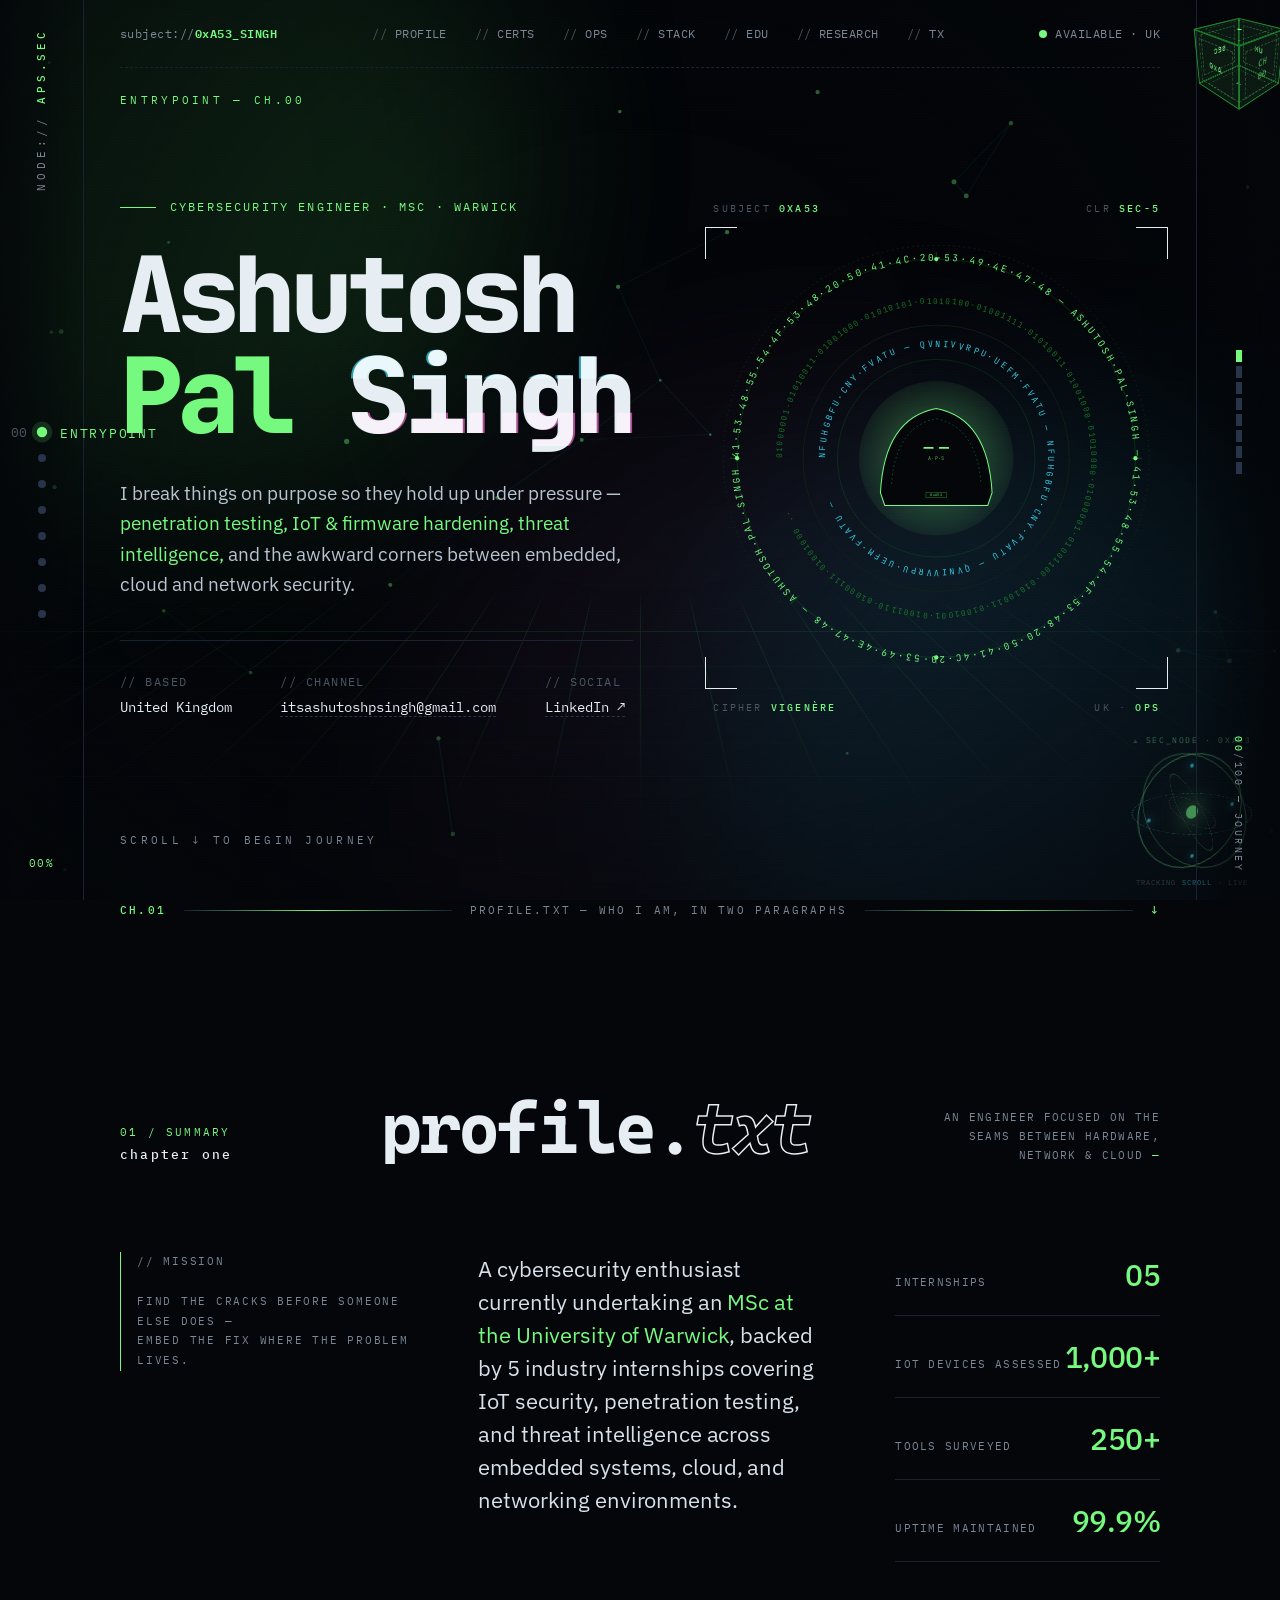
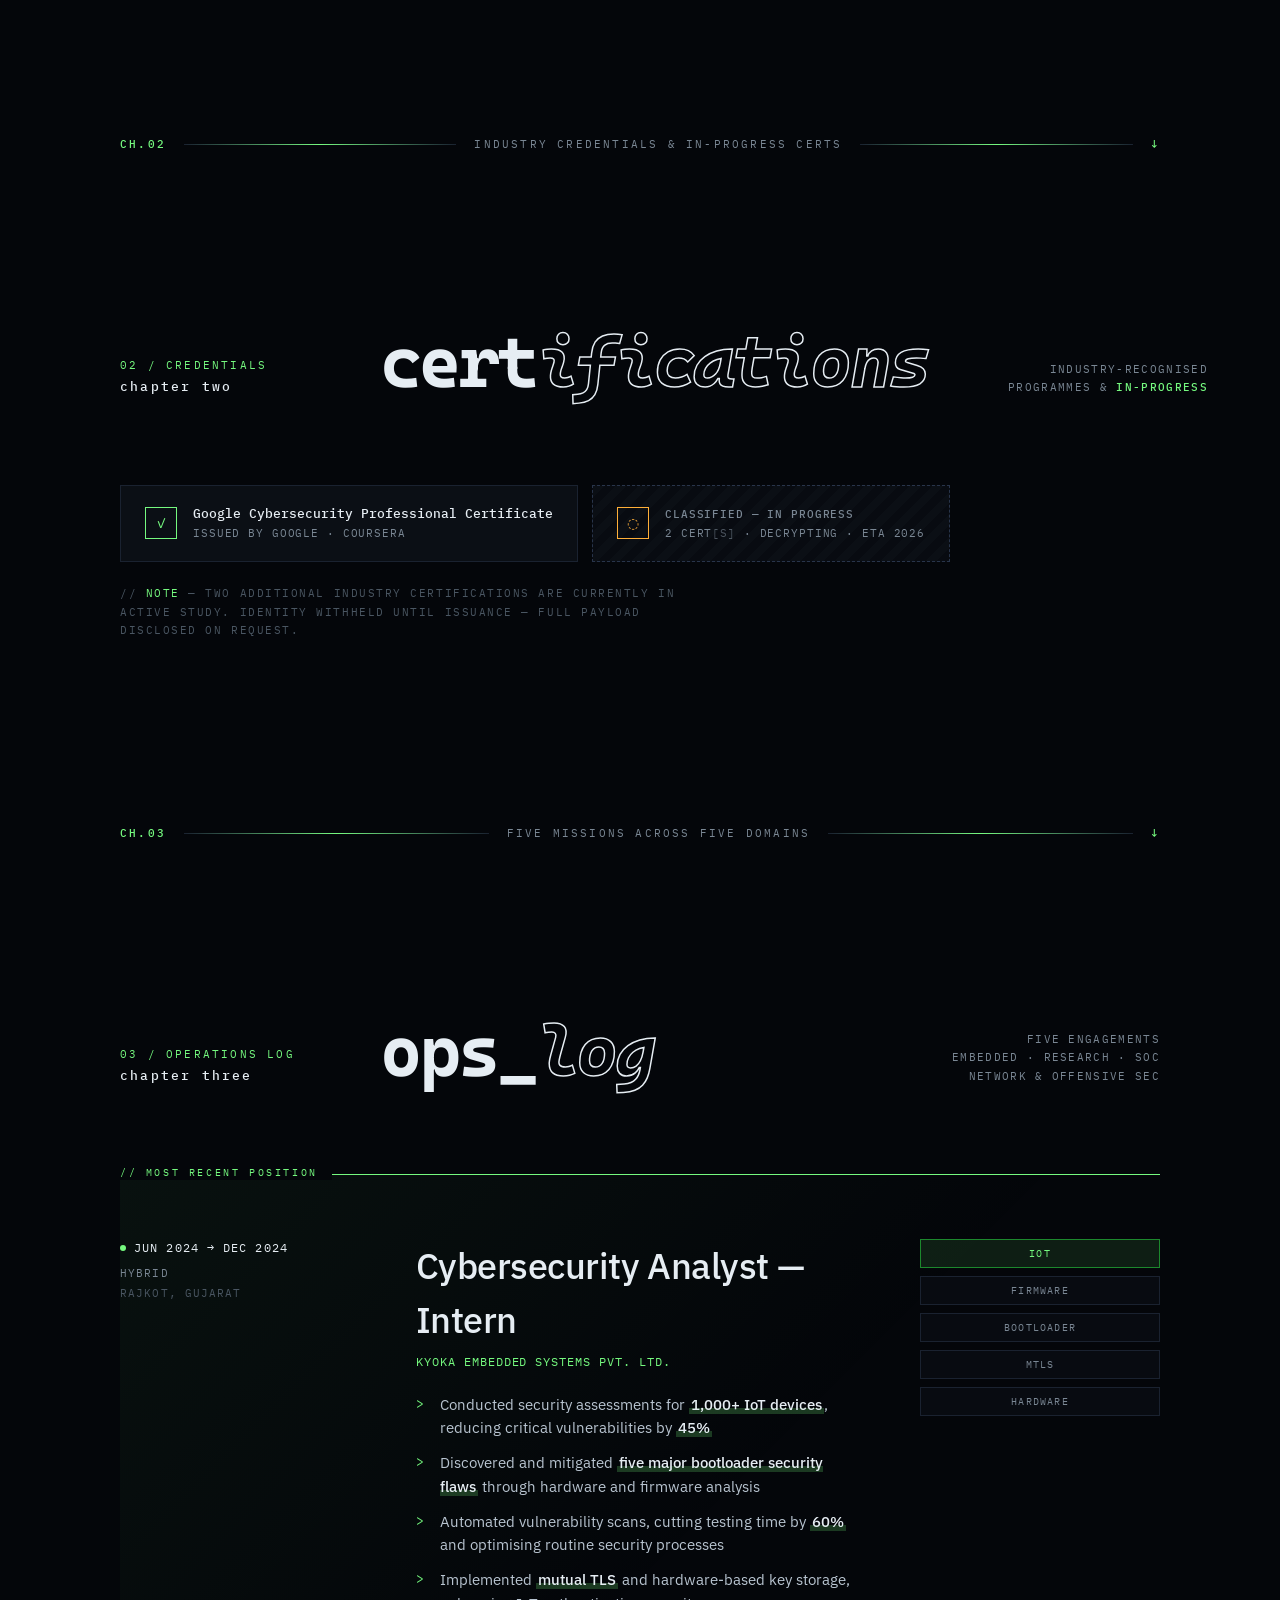
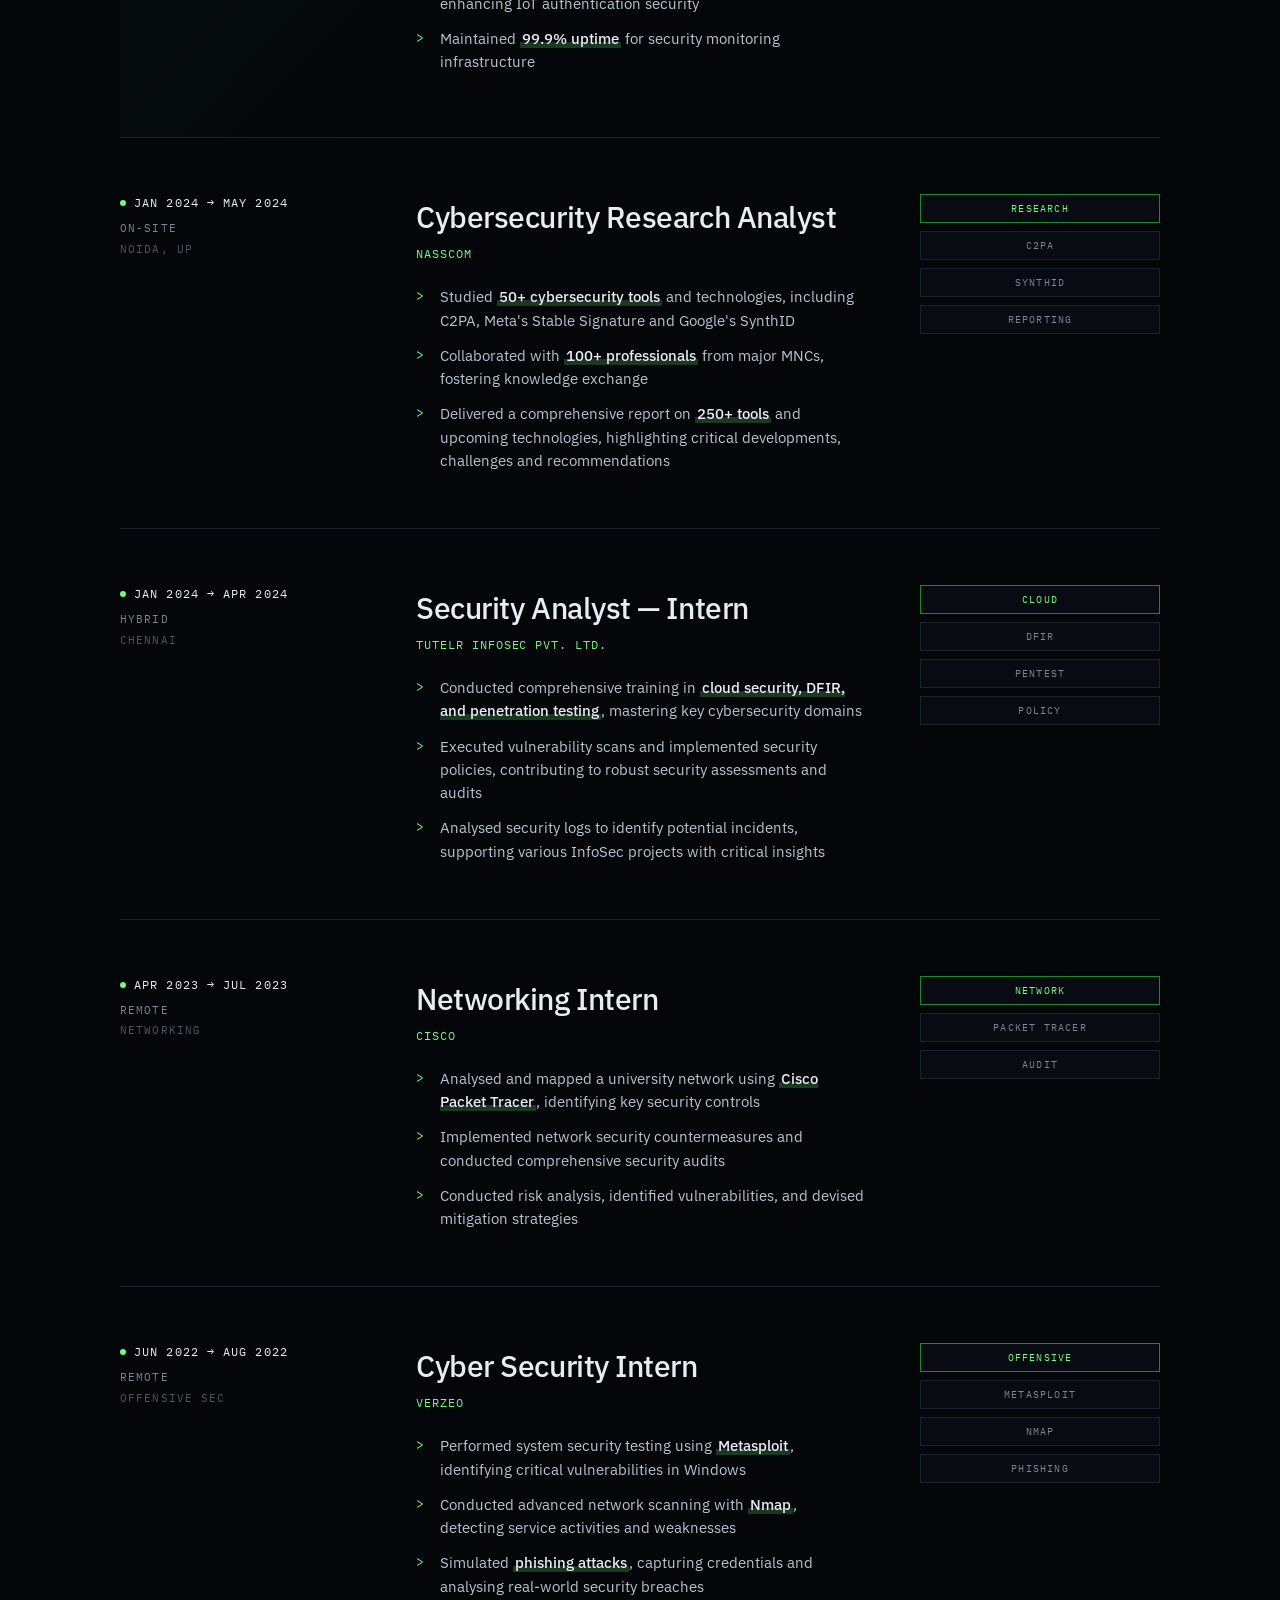
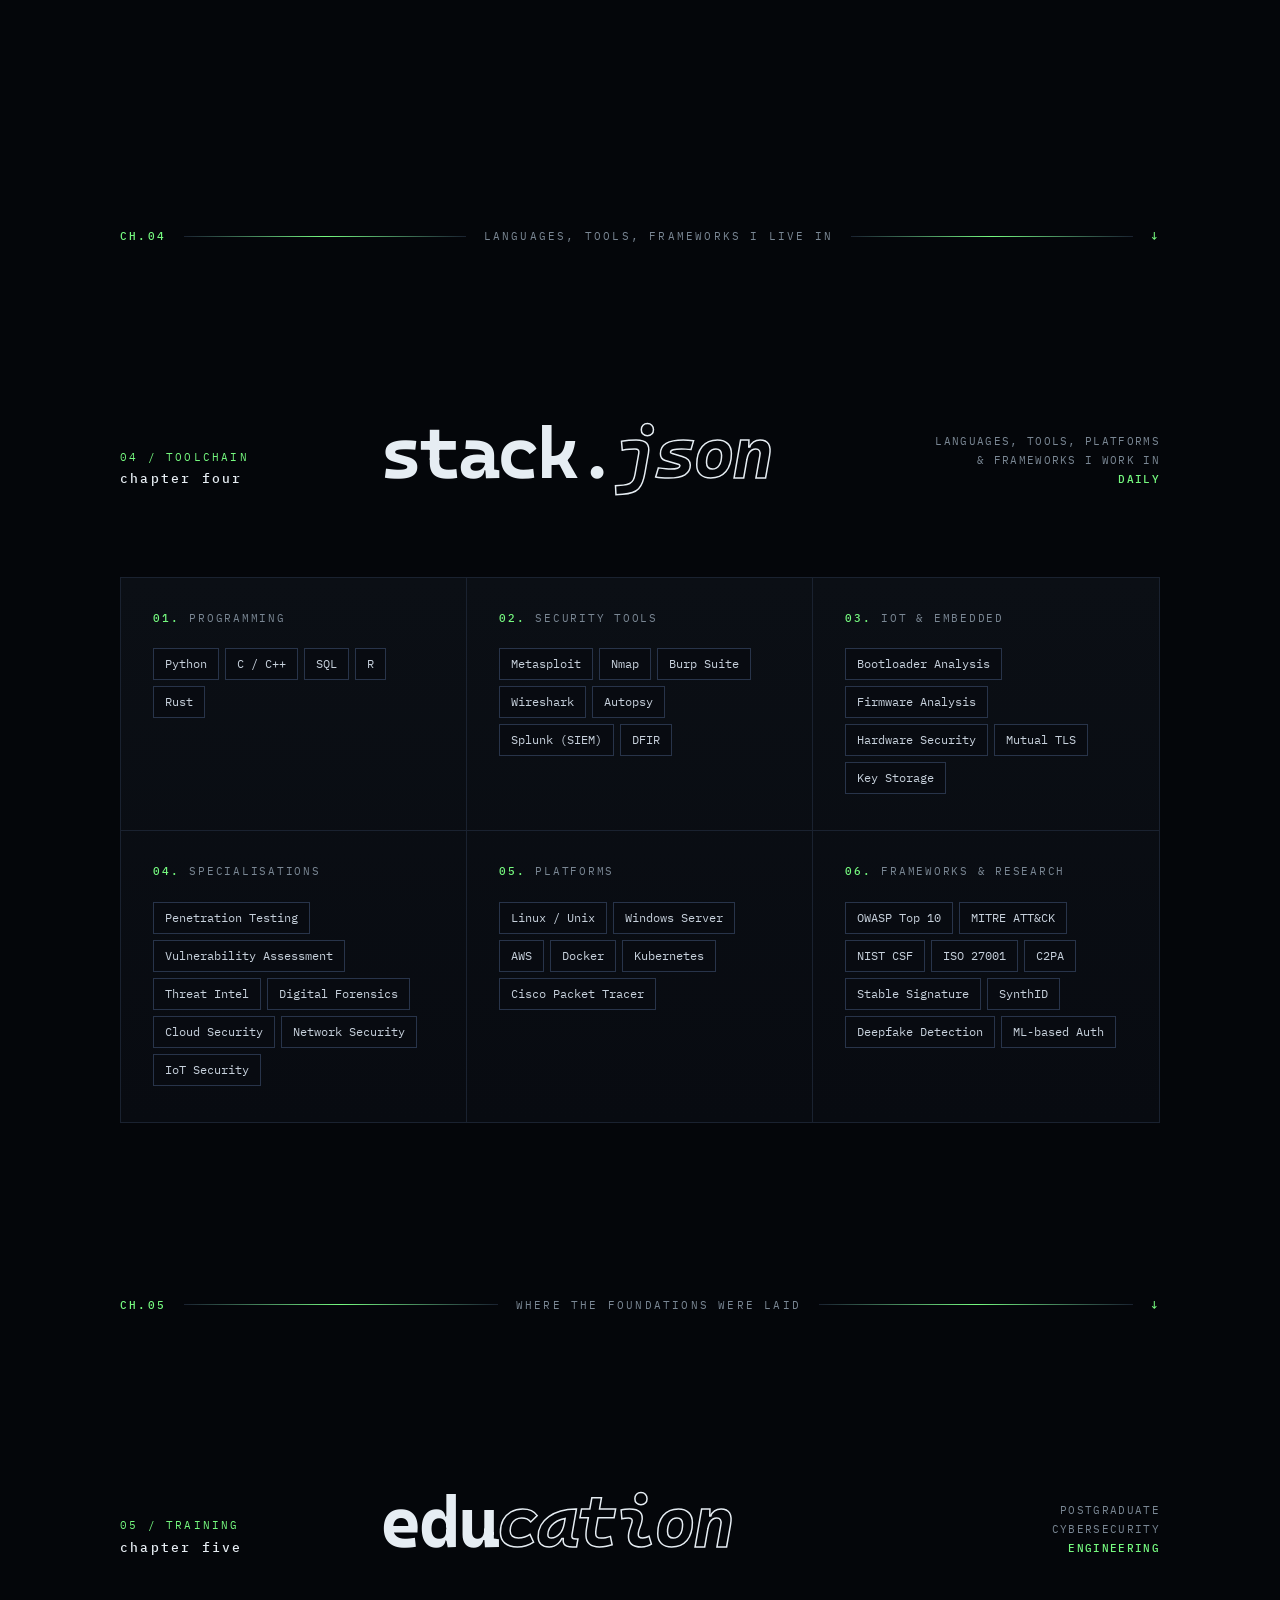
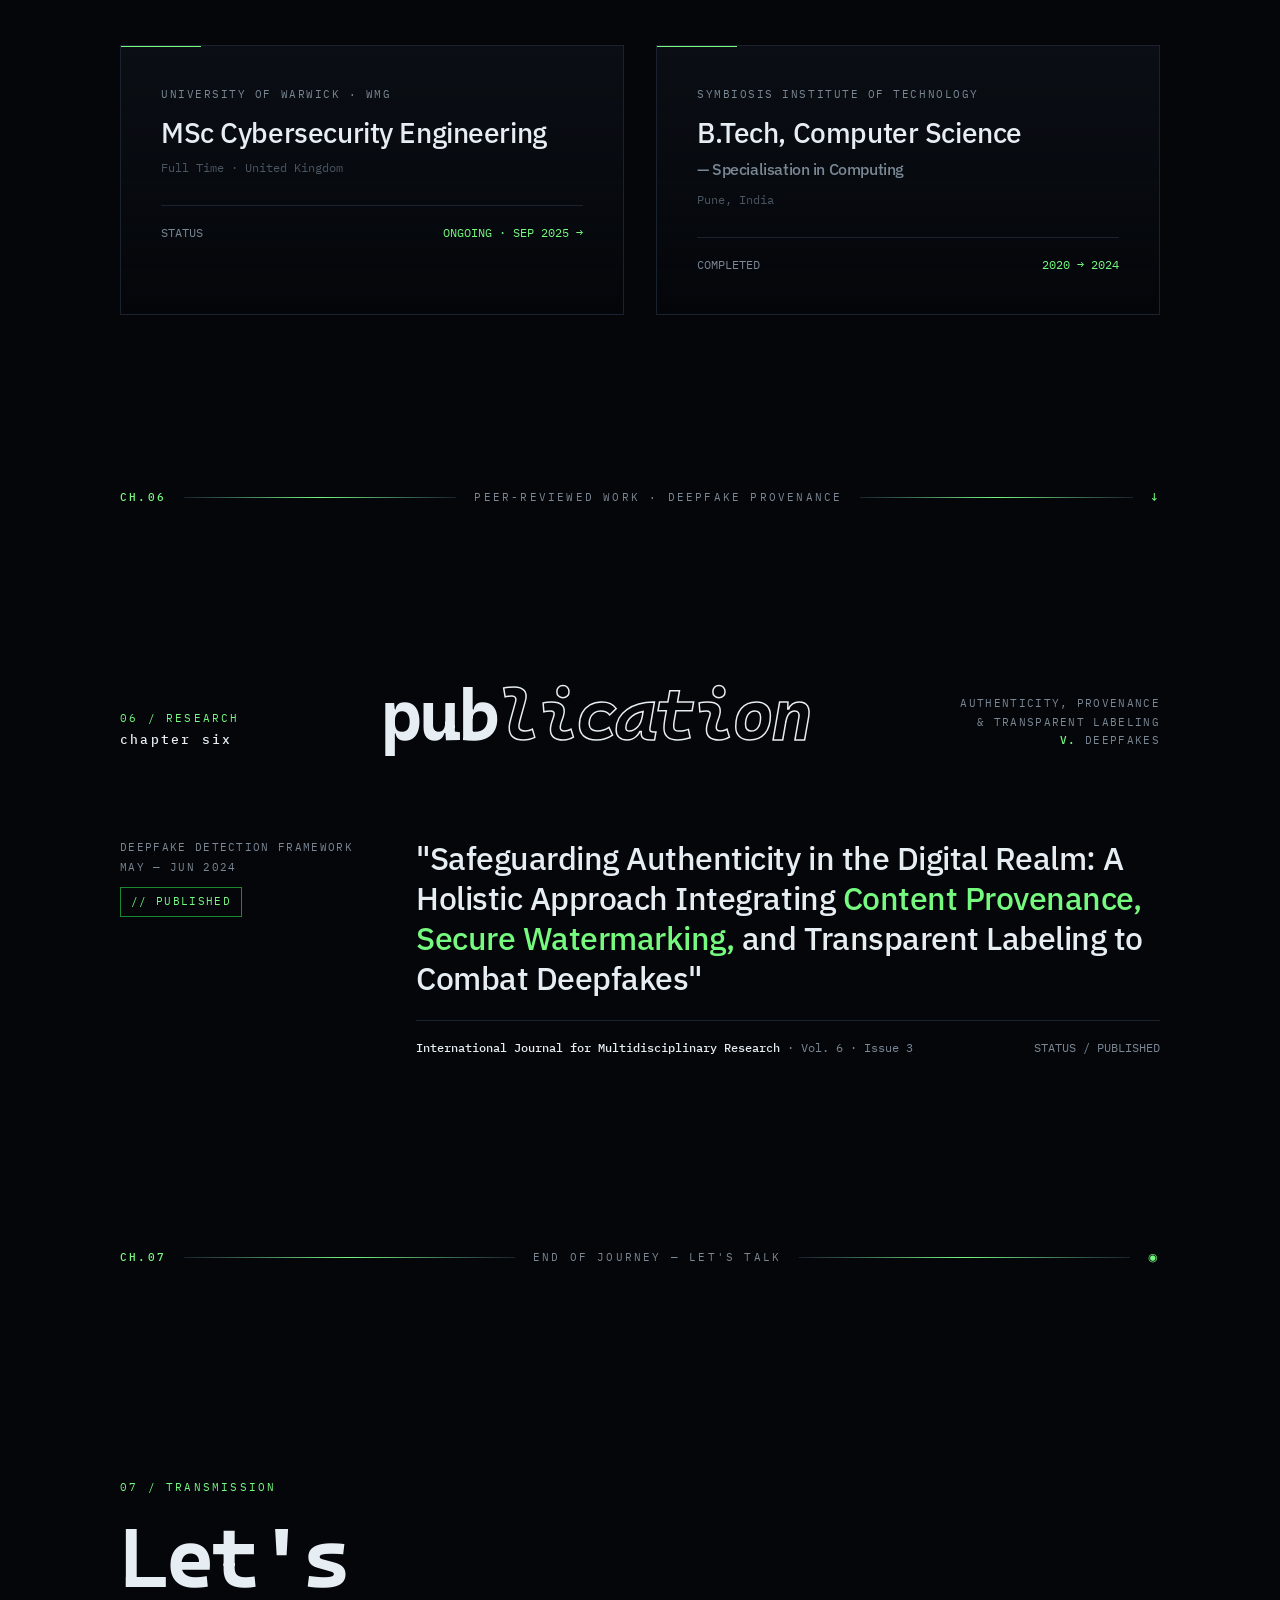
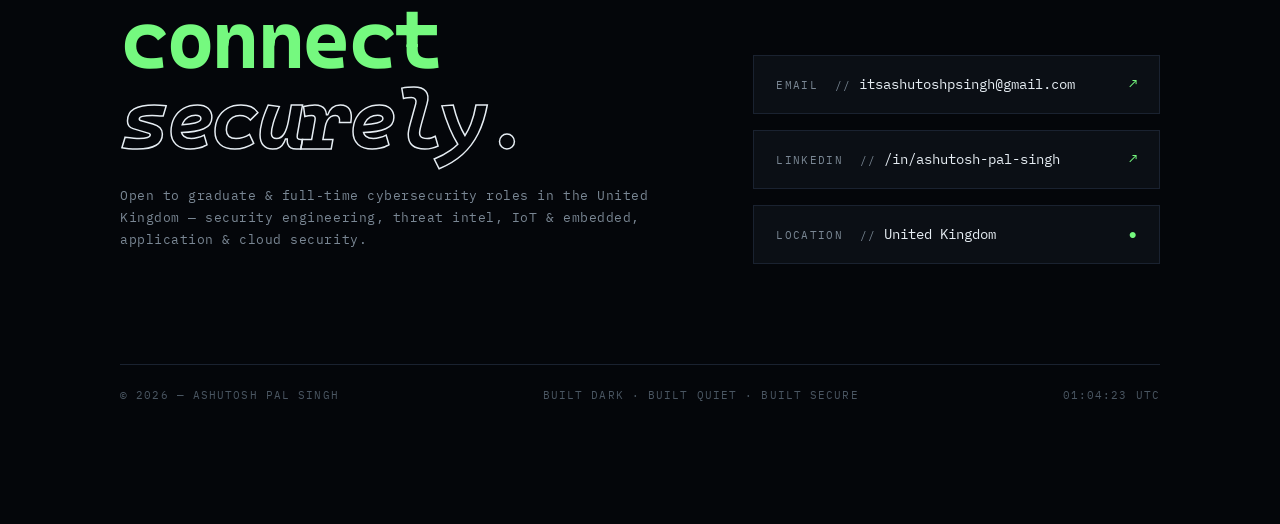
<file: portfolio.html>
<!doctype html>
<html lang="en">
<head>
<meta charset="utf-8" />
<meta name="viewport" content="width=device-width,initial-scale=1" />
<title>ASHUTOSH PAL SINGH // 0xA53_CYBSEC</title>
<link rel="preconnect" href="https://fonts.googleapis.com" />
<link rel="preconnect" href="https://fonts.gstatic.com" crossorigin />
<link href="https://fonts.googleapis.com/css2?family=IBM+Plex+Sans:wght@300;400;500;600;700&family=IBM+Plex+Sans+Condensed:wght@500;600;700&family=IBM+Plex+Mono:wght@300;400;500;600&family=Cascadia+Code:wght@500;600;700&family=JetBrains+Mono:wght@500;700;800&display=swap" rel="stylesheet" />
<style>
  :root {
    --bg: #04060a;
    --bg-2: #080b11;
    --panel: #0b0f15;
    --panel-2: #10151c;
    --line: #1a2230;
    --line-2: #28344a;
    --ink: #e6edf3;
    --muted: #7a8794;
    --dim: #4a5662;
    --accent: oklch(0.88 0.20 145);
    --accent-2: oklch(0.55 0.16 145);
    --cyan: oklch(0.82 0.13 210);
    --amber: oklch(0.82 0.16 70);
    --magenta: oklch(0.72 0.20 340);
    --mono: "IBM Plex Mono", ui-monospace, SFMono-Regular, monospace;
    --grotesk: "IBM Plex Sans", system-ui, sans-serif;
    --display: "Cascadia Code", "JetBrains Mono", "IBM Plex Mono", ui-monospace, monospace;
    --name: "JetBrains Mono", "Cascadia Code", "IBM Plex Mono", ui-monospace, monospace;
  }

  *,*::before,*::after { box-sizing: border-box; }
  html,body { margin:0; padding:0; }
  html { scroll-behavior: smooth; }
  body {
    background: var(--bg);
    color: var(--ink);
    font-family: var(--grotesk);
    font-size: 16px;
    line-height: 1.5;
    -webkit-font-smoothing: antialiased;
    overflow-x: hidden;
    min-height: 100vh;
  }

  /* ================ ATMOSPHERE ================ */
  .bg-canvas { position: fixed; inset: 0; z-index: 0; pointer-events: none; opacity: 0.45; }
  .bg-vignette { position: fixed; inset: 0; z-index: 2; pointer-events: none;
    background: radial-gradient(ellipse at 50% 40%, transparent 30%, rgba(4,6,10,0.85) 95%);
  }
  .scanlines {
    position: fixed; inset:0;
    background: repeating-linear-gradient(to bottom, transparent 0, transparent 2px, rgba(255,255,255,0.014) 2px, rgba(255,255,255,0.014) 3px);
    pointer-events: none; z-index: 3; mix-blend-mode: overlay;
  }
  .ambient { position: fixed; inset: 0; z-index: 1; pointer-events: none; overflow: hidden; }
  .ambient i {
    position: absolute; width: 720px; height: 720px; border-radius: 50%;
    filter: blur(100px); opacity: 0.16;
    animation: drift 32s ease-in-out infinite alternate;
  }
  .ambient i:nth-child(1) { background: oklch(0.7 0.18 145); top: -200px; left: -200px; }
  .ambient i:nth-child(2) { background: oklch(0.65 0.13 210); bottom: -250px; right: -150px; animation-duration: 38s; animation-delay: -8s; }
  .ambient i:nth-child(3) { background: oklch(0.6 0.15 320); top: 40%; left: 30%; width: 900px; height: 900px; opacity: 0.07; animation-duration: 46s; }
  @keyframes drift {
    0%   { transform: translate(0,0) scale(1); }
    50%  { transform: translate(100px, -80px) scale(1.1); }
    100% { transform: translate(-80px, 120px) scale(0.95); }
  }

  /* ================ FIXED RAILS ================ */
  .rail {
    position: fixed; top: 0; bottom: 0;
    width: 84px; z-index: 10;
    display: flex; flex-direction: column;
    align-items: center; justify-content: space-between;
    padding: 28px 0;
    font-family: var(--mono);
    pointer-events: none;
  }
  .rail.left { left: 0; border-right: 1px solid var(--line); background: linear-gradient(90deg, rgba(4,6,10,0.7), transparent); }
  .rail.right { right: 0; border-left: 1px solid var(--line); background: linear-gradient(-90deg, rgba(4,6,10,0.7), transparent); align-items: center; }

  .rail .brand {
    writing-mode: vertical-rl;
    transform: rotate(180deg);
    font-size: 11px;
    letter-spacing: 0.35em;
    color: var(--muted);
    text-transform: uppercase;
  }
  .rail .brand b { color: var(--accent); font-weight: 500; }

  .chapters { display: flex; flex-direction: column; gap: 18px; align-items: center; pointer-events: auto; }
  .chapter {
    width: 8px; height: 8px;
    background: var(--line-2);
    border-radius: 50%;
    position: relative;
    cursor: pointer;
    transition: all .3s;
  }
  .chapter::after {
    content: attr(data-label);
    position: absolute;
    left: 18px; top: -2px;
    font-size: 10px;
    letter-spacing: 0.15em;
    color: var(--muted);
    text-transform: uppercase;
    white-space: nowrap;
    opacity: 0;
    transition: opacity .3s;
    pointer-events: none;
  }
  .chapter::before {
    content: attr(data-num);
    position: absolute;
    right: 16px; top: -3px;
    font-size: 10px;
    color: var(--dim);
    opacity: 0;
    transition: opacity .3s;
  }
  .chapter:hover::after, .chapter:hover::before { opacity: 1; }
  .chapter.active {
    background: var(--accent);
    box-shadow: 0 0 0 4px oklch(0.86 0.20 145 / 0.15);
    transform: scale(1.3);
  }
  .chapter.active::after, .chapter.active::before { opacity: 1; }
  .chapter.active::after { color: var(--accent); }
  .chapter.past { background: var(--accent-2); }

  .rail .progress-num {
    font-size: 11px;
    color: var(--accent);
    letter-spacing: 0.15em;
  }

  /* Right rail: rotating 3D cube */
  .cube-stage {
    width: 60px; height: 60px;
    perspective: 200px;
    pointer-events: none;
  }
  .cube {
    width: 60px; height: 60px;
    position: relative;
    transform-style: preserve-3d;
    transform: rotateX(var(--rx, -25deg)) rotateY(var(--ry, 45deg));
    transition: transform .6s cubic-bezier(.2,.7,.2,1);
  }
  .cube .face {
    position: absolute;
    width: 60px; height: 60px;
    border: 1px solid var(--accent-2);
    background: oklch(0.86 0.20 145 / 0.04);
    display: grid; place-items: center;
    font-family: var(--mono);
    font-size: 9px;
    color: var(--accent);
    letter-spacing: 0.1em;
  }
  .cube .face::before {
    content: "";
    position: absolute;
    inset: 6px;
    border: 1px dashed oklch(0.86 0.20 145 / 0.3);
  }
  .cube .f1 { transform: translateZ(30px); }
  .cube .f2 { transform: rotateY(180deg) translateZ(30px); }
  .cube .f3 { transform: rotateY(90deg) translateZ(30px); }
  .cube .f4 { transform: rotateY(-90deg) translateZ(30px); }
  .cube .f5 { transform: rotateX(90deg) translateZ(30px); }
  .cube .f6 { transform: rotateX(-90deg) translateZ(30px); }

  .rail.right .stack {
    display: flex; flex-direction: column;
    align-items: center; gap: 24px;
  }
  .scroll-pct {
    writing-mode: vertical-rl;
    font-size: 10px;
    color: var(--muted);
    letter-spacing: 0.25em;
    text-transform: uppercase;
  }
  .scroll-pct b { color: var(--accent); font-weight: 500; }

  /* Hexagonal mini-map */
  .minimap {
    display: flex; flex-direction: column; gap: 4px; align-items: center;
  }
  .minimap span {
    width: 6px; height: 12px;
    background: var(--line-2);
    transition: background .3s;
  }
  .minimap span.on { background: var(--accent); }

  /* ================ LAYOUT ================ */
  .wrap {
    position: relative; z-index: 4;
    max-width: 1480px;
    margin: 0 auto;
    padding: 0 120px;
  }

  /* ================ TOPBAR ================ */
  .topbar {
    display: flex;
    align-items: center;
    justify-content: space-between;
    padding: 24px 0 24px;
    font-family: var(--mono);
    font-size: 12px;
    letter-spacing: 0.04em;
    border-bottom: 1px dashed var(--line);
  }
  .topbar .id { color: var(--muted); }
  .topbar .id b { color: var(--accent); font-weight: 600; }
  .topbar .nav { display:flex; gap: 28px; }
  .topbar .nav a { color: var(--muted); text-decoration: none; text-transform: uppercase; transition: color .2s; }
  .topbar .nav a:hover { color: var(--ink); }
  .topbar .nav a::before { content: "// "; color: var(--dim); }
  .topbar .status { display: flex; align-items: center; gap: 8px; color: var(--muted); }
  .pulse { width: 8px; height: 8px; background: var(--accent); border-radius: 50%; animation: pulse 2s infinite; }
  @keyframes pulse {
    0%,100% { box-shadow: 0 0 0 0 oklch(0.86 0.20 145 / 0.6); }
    50%     { box-shadow: 0 0 0 8px oklch(0.86 0.20 145 / 0); }
  }

  /* ================ HERO ================ */
  .hero {
    min-height: calc(100vh - 80px);
    padding: 80px 0 120px;
    display: grid;
    grid-template-columns: 1.15fr 1fr;
    gap: 80px;
    align-items: center;
    position: relative;
  }
  .hero::before {
    content: "ENTRYPOINT — CH.00";
    position: absolute;
    top: 24px; left: 0;
    font-family: var(--mono);
    font-size: 11px;
    letter-spacing: 0.3em;
    color: var(--accent);
  }
  .hero::after {
    content: "SCROLL ↓ TO BEGIN JOURNEY";
    position: absolute;
    bottom: 40px; left: 0;
    font-family: var(--mono);
    font-size: 11px;
    letter-spacing: 0.3em;
    color: var(--muted);
    animation: bob 2.4s ease-in-out infinite;
  }
  @keyframes bob { 0%,100% { transform: translateY(0); opacity: 0.6; } 50% { transform: translateY(6px); opacity: 1; } }

  .role {
    font-family: var(--mono);
    font-size: 12px;
    letter-spacing: 0.18em;
    text-transform: uppercase;
    color: var(--accent);
    margin-bottom: 28px;
    display: flex; align-items: center; gap: 14px;
  }
  .role::before { content: ""; width: 36px; height: 1px; background: var(--accent); }

  h1.bignme {
    font-family: var(--name);
    font-weight: 800;
    font-size: clamp(52px, 8.2vw, 124px);
    line-height: 0.96;
    letter-spacing: -0.06em;
    margin: 0 0 32px;
    color: var(--ink);
  }
  h1.bignme .row { display: block; }
  h1.bignme .accent { color: var(--accent); }
  h1.bignme .stroke {
    -webkit-text-stroke: 1.5px var(--ink);
    color: transparent;
    font-style: italic;
  }
  h1.bignme .glitch {
    display: inline-block;
    position: relative;
  }
  h1.bignme .glitch::before, h1.bignme .glitch::after {
    content: attr(data-text);
    position: absolute;
    top: 0; left: 0;
    width: 100%;
    pointer-events: none;
  }
  h1.bignme .glitch::before {
    color: var(--cyan);
    transform: translate(-2px, 0);
    clip-path: polygon(0 0, 100% 0, 100% 33%, 0 33%);
    mix-blend-mode: screen;
    opacity: 0.7;
    animation: glitchA 5s infinite steps(1);
  }
  h1.bignme .glitch::after {
    color: var(--magenta);
    transform: translate(2px, 0);
    clip-path: polygon(0 67%, 100% 67%, 100% 100%, 0 100%);
    mix-blend-mode: screen;
    opacity: 0.7;
    animation: glitchB 5s infinite steps(1);
  }
  @keyframes glitchA {
    0%, 92%, 100% { clip-path: polygon(0 0, 100% 0, 100% 33%, 0 33%); transform: translate(-2px,0); }
    93% { clip-path: polygon(0 20%, 100% 20%, 100% 28%, 0 28%); transform: translate(-4px,2px); }
    95% { clip-path: polygon(0 40%, 100% 40%, 100% 60%, 0 60%); transform: translate(3px,-1px); }
    97% { clip-path: polygon(0 0, 100% 0, 100% 12%, 0 12%); transform: translate(-3px,0); }
  }
  @keyframes glitchB {
    0%, 90%, 100% { clip-path: polygon(0 67%, 100% 67%, 100% 100%, 0 100%); transform: translate(2px,0); }
    91% { clip-path: polygon(0 75%, 100% 75%, 100% 82%, 0 82%); transform: translate(4px,-1px); }
    94% { clip-path: polygon(0 88%, 100% 88%, 100% 96%, 0 96%); transform: translate(-2px,1px); }
    96% { clip-path: polygon(0 60%, 100% 60%, 100% 70%, 0 70%); transform: translate(3px,0); }
  }

  .lede {
    font-size: 19px;
    color: #b8c4d0;
    max-width: 600px;
    margin: 0 0 36px;
    line-height: 1.6;
  }
  .lede em { color: var(--accent); font-style: normal; }

  .meta-grid {
    display: grid;
    grid-template-columns: repeat(3, auto);
    gap: 40px;
    font-family: var(--mono);
    font-size: 12px;
    margin-top: 40px;
    padding-top: 32px;
    border-top: 1px solid var(--line);
  }
  .meta-grid .k { color: var(--dim); text-transform: uppercase; letter-spacing: 0.12em; display:block; margin-bottom: 6px; }
  .meta-grid .v { color: var(--ink); font-size: 14px; }
  .meta-grid .v a { color: inherit; text-decoration: none; border-bottom: 1px dashed var(--line-2); transition: all .2s; }
  .meta-grid .v a:hover { color: var(--accent); border-color: var(--accent); }

  /* ===== CIPHER SEAL — anonymous portrait ===== */
  .seal-stage {
    position: relative;
    aspect-ratio: 1 / 1;
    max-width: 520px;
    width: 100%;
    justify-self: end;
    perspective: 1200px;
  }
  .seal {
    position: absolute; inset: 0;
    transform-style: preserve-3d;
    transform: rotateX(var(--sx, 0deg)) rotateY(var(--sy, 0deg));
    transition: transform .25s ease-out;
  }
  .seal svg { position: absolute; inset: 0; width: 100%; height: 100%; }
  .seal .ring-outer { animation: rot 60s linear infinite; transform-origin: center; }
  .seal .ring-mid   { animation: rot 45s linear infinite reverse; transform-origin: center; }
  .seal .ring-inner { animation: rot 30s linear infinite; transform-origin: center; }
  @keyframes rot { to { transform: rotate(360deg); } }

  .seal .core-glyph {
    position: absolute;
    top: 50%; left: 50%;
    transform: translate(-50%,-50%);
    width: 38%; height: 38%;
    display: grid; place-items: center;
  }
  .seal .core-glyph .mask-fig {
    width: 100%;
    aspect-ratio: 1/1.1;
    animation: pulseFig 4s ease-in-out infinite;
  }
  @keyframes pulseFig {
    0%,100% { filter: drop-shadow(0 0 14px oklch(0.86 0.20 145 / 0.4)); }
    50%     { filter: drop-shadow(0 0 28px oklch(0.86 0.20 145 / 0.75)); }
  }

  .seal-label-top {
    position: absolute;
    top: -34px; left: 0; right: 0;
    display: flex; justify-content: space-between;
    font-family: var(--mono);
    font-size: 10px;
    letter-spacing: 0.22em;
    color: var(--dim);
    text-transform: uppercase;
  }
  .seal-label-top b { color: var(--accent); font-weight: 500; }
  .seal-label-bot {
    position: absolute;
    bottom: -34px; left: 0; right: 0;
    display: flex; justify-content: space-between;
    font-family: var(--mono);
    font-size: 10px;
    letter-spacing: 0.22em;
    color: var(--dim);
    text-transform: uppercase;
  }
  .seal-label-bot b { color: var(--accent); font-weight: 500; }

  /* corner brackets */
  .seal-bracket {
    position: absolute;
    pointer-events: none;
    width: 32px; height: 32px;
    border-color: var(--accent);
  }
  .seal-bracket.tl { top: -8px; left: -8px; border-top: 1px solid; border-left: 1px solid; }
  .seal-bracket.tr { top: -8px; right: -8px; border-top: 1px solid; border-right: 1px solid; }
  .seal-bracket.bl { bottom: -8px; left: -8px; border-bottom: 1px solid; border-left: 1px solid; }
  .seal-bracket.br { bottom: -8px; right: -8px; border-bottom: 1px solid; border-right: 1px solid; }

  /* ================ SECTION HEADS ================ */
  section { padding: 160px 0; position: relative; }
  section + section { border-top: 1px dashed var(--line); }
  .sec-head {
    display: grid;
    grid-template-columns: 220px 1fr 240px;
    gap: 40px;
    align-items: end;
    margin-bottom: 88px;
  }
  .sec-num {
    font-family: var(--mono);
    font-size: 11px;
    color: var(--accent);
    letter-spacing: 0.2em;
  }
  .sec-num b { color: var(--ink); font-weight: 500; display: block; font-size: 13px; margin-top: 4px; }
  .sec-title {
    font-family: var(--display);
    font-size: clamp(40px, 5.6vw, 76px);
    font-weight: 700;
    letter-spacing: -0.04em;
    margin: 0;
    line-height: 0.98;
  }
  .sec-title .stroke { -webkit-text-stroke: 1.5px var(--ink); color: transparent; font-style: italic; }
  .sec-sub {
    font-family: var(--mono);
    color: var(--muted);
    font-size: 11px;
    letter-spacing: 0.12em;
    text-transform: uppercase;
    text-align: right;
    line-height: 1.7;
  }
  .sec-sub b { color: var(--accent); font-weight: 500; }

  /* ================ 3D SCROLL TRANSFORMS ================ */
  .stage3d {
    perspective: 1400px;
    perspective-origin: 50% 50%;
  }
  .card3d {
    transform-origin: 50% 100%;
    transition: transform .9s cubic-bezier(.2,.7,.2,1), opacity .9s;
    opacity: 0;
    transform: translateY(60px) rotateX(12deg);
  }
  .card3d.in {
    opacity: 1;
    transform: translateY(0) rotateX(0);
  }
  .card3d[data-delay="1"] { transition-delay: .08s; }
  .card3d[data-delay="2"] { transition-delay: .16s; }
  .card3d[data-delay="3"] { transition-delay: .24s; }
  .card3d[data-delay="4"] { transition-delay: .32s; }

  /* Plain reveal */
  .reveal { opacity: 0; transform: translateY(28px); transition: opacity .9s cubic-bezier(.2,.7,.2,1), transform .9s cubic-bezier(.2,.7,.2,1); }
  .reveal.in { opacity: 1; transform: translateY(0); }
  .reveal[data-delay="1"] { transition-delay: .08s; }
  .reveal[data-delay="2"] { transition-delay: .16s; }
  .reveal[data-delay="3"] { transition-delay: .24s; }
  .reveal[data-delay="4"] { transition-delay: .32s; }
  .reveal[data-delay="5"] { transition-delay: .40s; }

  /* Split-text title */
  .splittext { display: inline-block; overflow: hidden; vertical-align: bottom; line-height: 1; }
  .splittext span {
    display: inline-block;
    transform: translateY(110%);
    transition: transform .9s cubic-bezier(.2,.7,.2,1);
  }
  .splittext.in span { transform: translateY(0); }
  .splittext span:nth-child(1) { transition-delay: .02s; }
  .splittext span:nth-child(2) { transition-delay: .04s; }
  .splittext span:nth-child(3) { transition-delay: .06s; }
  .splittext span:nth-child(4) { transition-delay: .08s; }
  .splittext span:nth-child(5) { transition-delay: .10s; }
  .splittext span:nth-child(6) { transition-delay: .12s; }
  .splittext span:nth-child(7) { transition-delay: .14s; }
  .splittext span:nth-child(8) { transition-delay: .16s; }
  .splittext span:nth-child(9) { transition-delay: .18s; }
  .splittext span:nth-child(10) { transition-delay: .20s; }
  .splittext span:nth-child(n+11) { transition-delay: .22s; }

  @media (prefers-reduced-motion: reduce) {
    .reveal, .card3d, .splittext span { opacity: 1; transform: none; transition: none; }
    .ambient i { animation: none; }
    .seal .ring-outer, .seal .ring-mid, .seal .ring-inner { animation: none; }
    html { scroll-behavior: auto; }
  }

  /* === FEATURED EXPERIENCE === */
  .exp.featured {
    background: linear-gradient(135deg, oklch(0.86 0.20 145 / 0.05), transparent 60%);
    border-top: 1px solid var(--accent) !important;
    padding: 64px 0 64px;
    position: relative;
    margin-top: 8px;
  }
  .exp.featured::before {
    content: "// MOST RECENT POSITION";
    position: absolute;
    top: -10px; left: 0;
    font-family: var(--mono);
    font-size: 10px;
    letter-spacing: 0.26em;
    color: var(--accent);
    background: var(--bg);
    padding-right: 14px;
  }
  .exp.featured .exp-body h3 { font-size: 36px; }
  .exp.featured .exp-tags span.hi { background: oklch(0.86 0.20 145 / 0.10); }

  /* === PERSPECTIVE GRID FLOOR === */
  .grid-floor {
    position: fixed;
    bottom: -80px; left: 50%;
    transform: translateX(-50%) perspective(900px) rotateX(72deg);
    width: 220vw;
    height: 70vh;
    z-index: 1;
    pointer-events: none;
    opacity: 0.40;
    background-image:
      linear-gradient(to right, oklch(0.55 0.16 145 / 0.55) 1px, transparent 1px),
      linear-gradient(to bottom, oklch(0.55 0.16 145 / 0.55) 1px, transparent 1px);
    background-size: 64px 64px;
    mask-image: linear-gradient(to bottom, transparent 0%, black 25%, black 65%, transparent 100%);
    animation: gridScroll 5s linear infinite;
  }
  @keyframes gridScroll { from { background-position: 0 0; } to { background-position: 0 64px; } }

  /* === DETAILED 3D GYROSCOPE — tucked bottom-right, out of content === */
  .gyro-stage {
    position: fixed;
    right: 28px; bottom: 28px;
    width: 120px; height: 120px;
    perspective: 600px;
    z-index: 5;
    pointer-events: none;
    opacity: 0.55;
    mix-blend-mode: screen;
  }
  .gyro {
    width: 100%; height: 100%;
    transform-style: preserve-3d;
    transform: rotateX(var(--gx, -20deg)) rotateY(var(--gy, 30deg));
    transition: transform .12s linear;
    position: relative;
  }
  .gyro .ring {
    position: absolute;
    inset: 0;
    border-radius: 50%;
    border: 1px solid oklch(0.86 0.20 145 / 0.75);
    transform-style: preserve-3d;
  }
  .gyro .ring.r1 { transform: rotateY(0deg); }
  .gyro .ring.r2 { transform: rotateY(60deg); border-color: oklch(0.82 0.13 210 / 0.65); }
  .gyro .ring.r3 { transform: rotateY(120deg); border-color: oklch(0.86 0.20 145 / 0.55); }
  .gyro .ring.r4 { transform: rotateX(90deg); border-color: oklch(0.82 0.13 210 / 0.55); border-style: dashed; }
  .gyro .ring.r5 { inset: 14%; transform: rotateX(45deg) rotateY(45deg); border-color: oklch(0.86 0.20 145 / 0.45); }
  .gyro .ring.r6 { inset: 28%; transform: rotateX(70deg) rotateY(20deg); border-color: oklch(0.72 0.20 340 / 0.45); border-style: dashed; }
  .gyro .core {
    position: absolute;
    top: 50%; left: 50%;
    width: 14px; height: 14px;
    margin: -7px 0 0 -7px;
    background: var(--accent);
    border-radius: 50%;
    box-shadow: 0 0 22px var(--accent), 0 0 44px var(--accent);
    animation: corePulse 2.2s ease-in-out infinite;
  }
  @keyframes corePulse { 50% { transform: scale(1.5); } }
  .gyro .sat {
    position: absolute;
    width: 4px; height: 4px;
    background: var(--cyan);
    border-radius: 50%;
    top: 50%; left: 50%;
    margin: -2px 0 0 -2px;
    box-shadow: 0 0 8px var(--cyan);
  }
  .gyro .sat.s1 { transform: translate(48px, 0); }
  .gyro .sat.s2 { transform: translate(-48px, 0); }
  .gyro .sat.s3 { transform: translate(0, 48px); }
  .gyro .sat.s4 { transform: translate(0, -48px); }
  .gyro-meta {
    position: absolute;
    top: -18px; left: 0; right: 0;
    text-align: center;
    font-family: var(--mono);
    font-size: 8px;
    letter-spacing: 0.20em;
    color: var(--accent);
    text-transform: uppercase;
    opacity: 0.7;
  }
  .gyro-meta-bot {
    position: absolute;
    bottom: -16px; left: 0; right: 0;
    text-align: center;
    font-family: var(--mono);
    font-size: 7px;
    letter-spacing: 0.16em;
    color: var(--muted);
    text-transform: uppercase;
    opacity: 0.65;
  }
  .gyro-meta-bot b { color: var(--cyan); font-weight: 500; }
  @media (max-width: 900px) { .gyro-stage { display: none; } }

  /* ================ SUMMARY ================ */
  .summary-grid {
    display: grid;
    grid-template-columns: 1fr 1.2fr 0.9fr;
    gap: 64px;
    align-items: start;
  }
  .summary-grid .pull {
    font-family: var(--mono);
    font-size: 11px;
    color: var(--muted);
    text-transform: uppercase;
    letter-spacing: 0.16em;
    border-left: 1px solid var(--accent);
    padding-left: 16px;
    line-height: 1.8;
  }
  .summary-grid p {
    font-size: 22px;
    line-height: 1.5;
    color: #d8e0e8;
    margin: 0;
    letter-spacing: -0.005em;
  }
  .summary-grid p em { color: var(--accent); font-style: normal; }
  .stats-stack { display: grid; gap: 0; }
  .stat-row {
    padding: 18px 0;
    border-bottom: 1px solid var(--line);
    display: flex; justify-content: space-between; align-items: baseline;
    font-family: var(--mono);
    font-size: 11px;
    color: var(--muted);
    letter-spacing: 0.12em;
    text-transform: uppercase;
  }
  .stat-row:first-child { padding-top: 0; }
  .stat-row .num {
    color: var(--accent);
    font-size: 30px;
    font-family: var(--grotesk);
    font-weight: 500;
    letter-spacing: -0.02em;
  }

  /* ================ EXPERIENCE ================ */
  .exp {
    display: grid;
    grid-template-columns: 240px 1fr 240px;
    gap: 56px;
    padding: 56px 0;
    border-top: 1px solid var(--line);
    align-items: start;
  }
  .exp:first-of-type { border-top: 1px solid var(--line-2); }
  .exp-meta { font-family: var(--mono); font-size: 11px; letter-spacing: 0.1em; text-transform: uppercase; color: var(--muted); }
  .exp-meta .date { color: var(--ink); font-size: 12px; margin-bottom: 8px; display: flex; align-items: center; gap: 8px; }
  .exp-meta .date::before { content: ""; width: 6px; height: 6px; background: var(--accent); border-radius: 50%; }
  .exp-meta .loc { color: var(--dim); margin-top: 4px; }

  .exp-body h3 {
    font-family: var(--grotesk);
    font-size: 30px;
    font-weight: 500;
    margin: 0 0 6px;
    letter-spacing: -0.015em;
    color: var(--ink);
  }
  .exp-body .org { font-family: var(--mono); font-size: 12px; color: var(--accent); letter-spacing: 0.08em; text-transform: uppercase; margin-bottom: 22px; }
  .exp-body ul { list-style: none; margin: 0; padding: 0; display: grid; gap: 12px; }
  .exp-body li { color: #b8c4d0; font-size: 15px; line-height: 1.55; padding-left: 24px; position: relative; }
  .exp-body li::before { content: ">"; position: absolute; left: 0; top: 1px; font-family: var(--mono); color: var(--accent); font-size: 13px; }
  .exp-body li b { color: var(--ink); font-weight: 500; background: linear-gradient(transparent 70%, oklch(0.86 0.20 145 / 0.22) 70%); padding: 0 2px; }

  .exp-tags { display: flex; flex-direction: column; gap: 8px; }
  .exp-tags span {
    font-family: var(--mono);
    font-size: 10px;
    letter-spacing: 0.12em;
    text-transform: uppercase;
    color: var(--muted);
    padding: 6px 10px;
    border: 1px solid var(--line);
    text-align: center;
    background: var(--bg-2);
  }
  .exp-tags span.hi { color: var(--accent); border-color: var(--accent-2); }

  /* ================ SKILLS ================ */
  .skills {
    display: grid;
    grid-template-columns: repeat(3, 1fr);
    gap: 0;
    border: 1px solid var(--line);
    background: linear-gradient(180deg, var(--panel), var(--bg-2));
  }
  .skill-cat {
    padding: 32px 32px 36px;
    border-right: 1px solid var(--line);
    border-bottom: 1px solid var(--line);
    transition: background .3s;
    position: relative;
  }
  .skill-cat:hover { background: rgba(255,255,255,0.015); }
  .skill-cat:nth-child(3n) { border-right: none; }
  .skill-cat:nth-last-child(-n+3) { border-bottom: none; }
  .skill-cat .lbl { font-family: var(--mono); font-size: 11px; letter-spacing: 0.16em; text-transform: uppercase; color: var(--muted); display: flex; align-items: center; gap: 10px; margin-bottom: 22px; }
  .skill-cat .lbl::before { content: attr(data-idx); color: var(--accent); font-weight: 500; }
  .skill-cat .tags { display: flex; flex-wrap: wrap; gap: 6px; }
  .skill-cat .tag {
    font-family: var(--mono); font-size: 12px;
    padding: 6px 11px; border: 1px solid var(--line-2);
    color: #c7d1dc; background: var(--bg-2);
    transition: all .2s; cursor: default;
  }
  .skill-cat .tag:hover {
    border-color: var(--accent); color: var(--accent);
    background: oklch(0.86 0.20 145 / 0.08);
    transform: translateY(-2px);
    box-shadow: 0 6px 18px -10px oklch(0.86 0.20 145 / 0.6);
  }

  /* ================ EDUCATION ================ */
  .edu { display: grid; grid-template-columns: 1fr 1fr; gap: 32px; }
  .edu-card {
    padding: 40px;
    border: 1px solid var(--line);
    background: linear-gradient(180deg, var(--panel), transparent);
    position: relative; overflow: hidden;
    transition: all .4s;
  }
  .edu-card:hover { border-color: var(--accent-2); transform: translateY(-4px); }
  .edu-card::before { content: ""; position: absolute; top: 0; left: 0; width: 80px; height: 1px; background: var(--accent); }
  .edu-card .school { font-family: var(--mono); font-size: 11px; text-transform: uppercase; letter-spacing: 0.14em; color: var(--muted); margin-bottom: 14px; }
  .edu-card h3 { font-family: var(--grotesk); font-size: 28px; font-weight: 500; margin: 0 0 10px; letter-spacing: -0.015em; line-height: 1.15; }
  .edu-card .place { color: var(--dim); font-family: var(--mono); font-size: 12px; margin-bottom: 28px; }
  .edu-card .when { font-family: var(--mono); font-size: 12px; color: var(--accent); border-top: 1px solid var(--line); padding-top: 18px; display: flex; justify-content: space-between; }
  .edu-card .when span { color: var(--muted); }

  /* ================ PUB ================ */
  .pub { display: grid; grid-template-columns: 240px 1fr; gap: 56px; align-items: start; }
  .pub-meta { font-family: var(--mono); font-size: 11px; text-transform: uppercase; letter-spacing: 0.12em; color: var(--muted); line-height: 1.8; }
  .pub-meta .stat { display: inline-block; color: var(--accent); padding: 4px 10px; border: 1px solid var(--accent-2); margin-top: 10px; }
  .pub-body .pub-title { font-family: var(--grotesk); font-size: 32px; font-weight: 500; line-height: 1.25; letter-spacing: -0.015em; margin: 0 0 22px; color: var(--ink); }
  .pub-body .pub-title em { color: var(--accent); font-style: normal; }
  .pub-body .journal { font-family: var(--mono); font-size: 12px; color: var(--muted); padding: 18px 0; border-top: 1px solid var(--line); display: flex; justify-content: space-between; flex-wrap: wrap; gap: 12px; }
  .pub-body .journal b { color: var(--ink); font-weight: 500; }

  /* ================ CERTS ================ */
  .certs { display: flex; flex-wrap: wrap; gap: 14px; }
  .cert { display: flex; align-items: center; gap: 16px; padding: 18px 24px; border: 1px solid var(--line); background: var(--panel); font-family: var(--mono); font-size: 13px; transition: all .3s; }
  .cert:hover { border-color: var(--accent); }
  .cert .mark { width: 32px; height: 32px; border: 1px solid var(--accent); color: var(--accent); display: grid; place-items: center; font-size: 14px; }
  .cert .label b { color: var(--ink); display: block; font-weight: 500; }
  .cert .label span { color: var(--muted); font-size: 11px; letter-spacing: 0.08em; text-transform: uppercase; }

  /* Encrypted / classified cert */
  .cert.encrypted { border-style: dashed; border-color: var(--line-2); background: repeating-linear-gradient(135deg, var(--panel) 0 8px, var(--bg-2) 8px 16px); }
  .cert.encrypted .mark { border-color: var(--amber); color: var(--amber); }
  .cert.encrypted .spin { display: inline-block; animation: rot 2.4s linear infinite; }
  .cert .redact {
    color: var(--amber);
    position: relative;
    cursor: default;
    transition: color .3s;
  }
  .cert .redact::after {
    content: attr(data-decoy);
    position: absolute;
    left: 0; top: 0;
    color: var(--dim);
    opacity: 0;
    transition: opacity .3s;
    pointer-events: none;
  }
  .cert.encrypted:hover .redact { color: transparent; }
  .cert.encrypted:hover .redact::after { opacity: 1; animation: scramble 1.6s steps(8) infinite; }
  @keyframes scramble {
    0%   { content: "█████ ████████ ███████"; }
    25%  { content: "█▓██  ███▒████ ██▓████"; }
    50%  { content: "▓██▒█ ▓██▓██▒█ ██▒██▓█"; }
    75%  { content: "██▓▓█ █▓███▓██ ▒█████▓"; }
    100% { content: "█████ ████████ ███████"; }
  }

  /* ================ CONTACT ================ */
  .contact { padding: 200px 0 120px; }
  .contact-grid { display: grid; grid-template-columns: 1.4fr 1fr; gap: 64px; align-items: end; }
  .contact h2 { font-family: var(--display); font-size: clamp(48px, 6.6vw, 96px); font-weight: 700; line-height: 0.96; letter-spacing: -0.04em; margin: 0 0 24px; }
  .contact h2 .accent { color: var(--accent); }
  .contact h2 .stroke { -webkit-text-stroke: 1.5px var(--ink); color: transparent; font-style: italic; }
  .contact .ch { display: grid; gap: 16px; font-family: var(--mono); font-size: 14px; }
  .contact .ch a {
    display: flex; align-items: center; justify-content: space-between;
    padding: 18px 22px; color: var(--ink); text-decoration: none;
    border: 1px solid var(--line); background: var(--panel); transition: all .25s;
  }
  .contact .ch a:hover { border-color: var(--accent); background: oklch(0.86 0.20 145 / 0.06); transform: translateX(6px); }
  .contact .ch a .k { color: var(--muted); text-transform: uppercase; font-size: 11px; letter-spacing: 0.12em; }
  .contact .ch a .arrow { color: var(--accent); }

  .colophon { margin-top: 100px; padding-top: 22px; border-top: 1px solid var(--line); display: flex; justify-content: space-between; font-family: var(--mono); font-size: 11px; color: var(--dim); letter-spacing: 0.1em; text-transform: uppercase; }

  /* ================ JOURNEY MARKER (between sections) ================ */
  .journey-mark {
    display: flex; align-items: center; gap: 18px;
    font-family: var(--mono); font-size: 11px;
    letter-spacing: 0.2em; text-transform: uppercase;
    color: var(--muted);
    padding: 14px 0;
  }
  .journey-mark .line { flex: 1; height: 1px; background: linear-gradient(90deg, var(--line) 0%, var(--accent) 50%, var(--line) 100%); }
  .journey-mark b { color: var(--accent); font-weight: 500; }

  @media (max-width: 1200px) {
    .wrap { padding: 0 100px; }
    .hero { grid-template-columns: 1fr; gap: 60px; min-height: auto; }
    .sec-head { grid-template-columns: 1fr; gap: 16px; }
    .sec-sub { text-align: left; }
    .summary-grid { grid-template-columns: 1fr; gap: 32px; }
    .skills { grid-template-columns: 1fr 1fr; }
    .skill-cat:nth-child(3n) { border-right: 1px solid var(--line); }
    .skill-cat:nth-child(2n) { border-right: none; }
  }
  @media (max-width: 800px) {
    .rail { display: none; }
    .wrap { padding: 0 24px; }
    .topbar .nav { display: none; }
    .skills { grid-template-columns: 1fr; }
    .skill-cat:nth-child(2n) { border-right: none; }
    .skill-cat { border-right: none; border-bottom: 1px solid var(--line); }
    .edu, .contact-grid { grid-template-columns: 1fr; gap: 32px; }
    .exp { grid-template-columns: 1fr; gap: 18px; padding: 36px 0; }
    .exp-tags { flex-direction: row; flex-wrap: wrap; }
    .pub { grid-template-columns: 1fr; gap: 24px; }
    .meta-grid { grid-template-columns: 1fr 1fr; gap: 20px; }
  }
</style>
</head>
<body>

<canvas class="bg-canvas" id="bgCanvas"></canvas>
<div class="grid-floor"></div>
<div class="ambient"><i></i><i></i><i></i></div>
<div class="bg-vignette"></div>
<div class="scanlines"></div>

<!-- DETAILED 3D GYROSCOPE -->
<div class="gyro-stage" aria-hidden="true">
  <div class="gyro-meta">⟁ SEC_NODE · 0xA53</div>
  <div class="gyro" id="gyro">
    <div class="ring r1"></div>
    <div class="ring r2"></div>
    <div class="ring r3"></div>
    <div class="ring r4"></div>
    <div class="ring r5"></div>
    <div class="ring r6"></div>
    <div class="sat s1"></div>
    <div class="sat s2"></div>
    <div class="sat s3"></div>
    <div class="sat s4"></div>
    <div class="core"></div>
  </div>
  <div class="gyro-meta-bot">tracking <b>scroll</b> · live</div>
</div>

<!-- LEFT RAIL: chapters -->
<aside class="rail left">
  <div class="brand">node:// <b>aps.sec</b></div>
  <div class="chapters" id="chapters">
    <a href="#hero"       class="chapter" data-num="00" data-label="ENTRYPOINT"></a>
    <a href="#summary"    class="chapter" data-num="01" data-label="PROFILE"></a>
    <a href="#certs"      class="chapter" data-num="02" data-label="CREDS"></a>
    <a href="#experience" class="chapter" data-num="03" data-label="OPS LOG"></a>
    <a href="#skills"     class="chapter" data-num="04" data-label="TOOLCHAIN"></a>
    <a href="#education"  class="chapter" data-num="05" data-label="TRAINING"></a>
    <a href="#research"   class="chapter" data-num="06" data-label="RESEARCH"></a>
    <a href="#contact"    class="chapter" data-num="07" data-label="TX"></a>
  </div>
  <div class="progress-num" id="progressNum">00%</div>
</aside>

<!-- RIGHT RAIL: 3D cube + scroll % -->
<aside class="rail right">
  <div class="cube-stage">
    <div class="cube" id="scrollCube">
      <div class="face f1">CH<br/>00</div>
      <div class="face f2">SEC</div>
      <div class="face f3">UK</div>
      <div class="face f4">0xA</div>
      <div class="face f5">∎</div>
      <div class="face f6">↓</div>
    </div>
  </div>
  <div class="stack">
    <div class="minimap" id="minimap">
      <span></span><span></span><span></span><span></span>
      <span></span><span></span><span></span><span></span>
    </div>
  </div>
  <div class="scroll-pct"><b id="scrollPct">00</b>/100 — JOURNEY</div>
</aside>

<div class="wrap">

  <!-- TOPBAR -->
  <header class="topbar">
    <div class="id">subject://<b>0xA53_SINGH</b></div>
    <nav class="nav">
      <a href="#summary">profile</a>
      <a href="#certs">certs</a>
      <a href="#experience">ops</a>
      <a href="#skills">stack</a>
      <a href="#education">edu</a>
      <a href="#research">research</a>
      <a href="#contact">tx</a>
    </nav>
    <div class="status"><span class="pulse"></span>AVAILABLE&nbsp;·&nbsp;UK</div>
  </header>

  <!-- HERO -->
  <section class="hero" id="hero">
    <div>
      <div class="role reveal">cybersecurity engineer · msc · warwick</div>
      <h1 class="bignme">
        <span class="row reveal" data-delay="1">Ashutosh</span>
        <span class="row reveal" data-delay="2"><span class="accent">Pal</span> <span class="glitch" data-text="Singh">Singh</span></span>
      </h1>
      <p class="lede reveal" data-delay="3">
        I break things on purpose so they hold up under pressure — <em>penetration testing, IoT &amp; firmware hardening, threat intelligence,</em> and the awkward corners between embedded, cloud and network security.
      </p>

      <div class="meta-grid reveal" data-delay="4">
        <div>
          <span class="k">// based</span>
          <span class="v">United Kingdom</span>
        </div>
        <div>
          <span class="k">// channel</span>
          <span class="v"><a href="mailto:itsashutoshpsingh@gmail.com">itsashutoshpsingh@gmail.com</a></span>
        </div>
        <div>
          <span class="k">// social</span>
          <span class="v"><a href="#">LinkedIn ↗</a></span>
        </div>
      </div>
    </div>

    <!-- CIPHER SEAL -->
    <div class="seal-stage reveal" data-delay="2" id="sealStage">
      <span class="seal-bracket tl"></span>
      <span class="seal-bracket tr"></span>
      <span class="seal-bracket bl"></span>
      <span class="seal-bracket br"></span>
      <div class="seal-label-top">
        <span>SUBJECT&nbsp;<b>0xA53</b></span>
        <span>CLR&nbsp;<b>SEC-5</b></span>
      </div>
      <div class="seal-label-bot">
        <span>CIPHER&nbsp;<b>VIGENÈRE</b></span>
        <span>UK · <b>OPS</b></span>
      </div>

      <div class="seal" id="seal">
        <svg viewBox="0 0 520 520" xmlns="http://www.w3.org/2000/svg">
          <defs>
            <path id="ringOuterPath" d="M 260,260 m -230,0 a 230,230 0 1,1 460,0 a 230,230 0 1,1 -460,0" />
            <path id="ringMidPath"   d="M 260,260 m -180,0 a 180,180 0 1,1 360,0 a 180,180 0 1,1 -360,0" />
            <path id="ringInnerPath" d="M 260,260 m -130,0 a 130,130 0 1,1 260,0 a 130,130 0 1,1 -260,0" />
            <radialGradient id="coreGrad" cx="0.5" cy="0.5" r="0.6">
              <stop offset="0" stop-color="oklch(0.88 0.20 145)" stop-opacity="0.4"/>
              <stop offset="1" stop-color="oklch(0.88 0.20 145)" stop-opacity="0"/>
            </radialGradient>
            <filter id="blur1"><feGaussianBlur stdDeviation="1"/></filter>
          </defs>

          <!-- outer circle frame -->
          <circle cx="260" cy="260" r="248" fill="none" stroke="oklch(0.25 0.04 145)" stroke-width="1" stroke-dasharray="2 4"/>
          <circle cx="260" cy="260" r="232" fill="none" stroke="oklch(0.55 0.16 145)" stroke-width="0.6" opacity="0.5"/>

          <!-- tick marks around outer ring -->
          <g stroke="oklch(0.55 0.16 145)" stroke-width="0.8" opacity="0.7">
            <line x1="260" y1="20"  x2="260" y2="32"/>
            <line x1="260" y1="488" x2="260" y2="500"/>
            <line x1="20"  y1="260" x2="32"  y2="260"/>
            <line x1="488" y1="260" x2="500" y2="260"/>
            <line x1="90"  y1="90"  x2="100" y2="100"/>
            <line x1="430" y1="90"  x2="420" y2="100"/>
            <line x1="90"  y1="430" x2="100" y2="420"/>
            <line x1="430" y1="430" x2="420" y2="420"/>
          </g>

          <!-- outer ring: hex of the name -->
          <g class="ring-outer">
            <text fill="oklch(0.86 0.20 145)" font-family="JetBrains Mono, monospace" font-size="11" letter-spacing="2.5">
              <textPath href="#ringOuterPath" startOffset="0">
                41·53·48·55·54·4F·53·48·20·50·41·4C·20·53·49·4E·47·48 — ASHUTOSH·PAL·SINGH — 41·53·48·55·54·4F·53·48·20·50·41·4C·20·53·49·4E·47·48 — ASHUTOSH·PAL·SINGH —
              </textPath>
            </text>
          </g>

          <!-- mid ring: binary -->
          <g class="ring-mid">
            <text fill="oklch(0.55 0.16 145)" font-family="JetBrains Mono, monospace" font-size="9" letter-spacing="1.5" opacity="0.85">
              <textPath href="#ringMidPath" startOffset="0">
                01000001·01010011·01001000·01010101·01010100·01001111·01010011·01001000·01010000·01000001·01001100·01010011·01001001·01001110·01000111·01001000 ··
              </textPath>
            </text>
          </g>

          <!-- separator rings -->
          <circle cx="260" cy="260" r="155" fill="none" stroke="oklch(0.25 0.04 145)" stroke-width="0.8"/>
          <circle cx="260" cy="260" r="115" fill="none" stroke="oklch(0.55 0.16 145)" stroke-width="0.5" opacity="0.5"/>

          <!-- inner ring: ROT13/base64 -->
          <g class="ring-inner">
            <text fill="oklch(0.82 0.13 210)" font-family="JetBrains Mono, monospace" font-size="10" letter-spacing="3" opacity="0.9">
              <textPath href="#ringInnerPath" startOffset="0">
                NFUHGBFU·CNY·FVATU — QVNIVVRPU·UEFM·FVATU — NFUHGBFU·CNY·FVATU — QVNIVVRPU·UEFM·FVATU —
              </textPath>
            </text>
          </g>

          <!-- core glow -->
          <circle cx="260" cy="260" r="90" fill="url(#coreGrad)"/>

          <!-- ANONYMOUS HOODED OPERATOR — abstract geometric -->
          <g transform="translate(260,260)">
            <!-- hood/shoulders silhouette -->
            <path d="M -65,40 C -62,-15 -42,-50 0,-58 C 42,-50 62,-15 65,40 L 60,55 L -60,55 Z"
                  fill="#04060a" stroke="oklch(0.88 0.20 145)" stroke-width="1.2"/>
            <!-- inner hood shadow -->
            <path d="M -52,30 C -50,-8 -34,-40 0,-46 C 34,-40 50,-8 52,30"
                  fill="none" stroke="oklch(0.55 0.16 145)" stroke-width="0.6" stroke-dasharray="2 3"/>
            <!-- face void -->
            <ellipse cx="0" cy="-8" rx="22" ry="30" fill="#04060a"/>
            <!-- glowing scan-eyes -->
            <line x1="-14" y1="-12" x2="-4" y2="-12" stroke="oklch(0.88 0.20 145)" stroke-width="2" stroke-linecap="round"/>
            <line x1="4"   y1="-12" x2="14" y2="-12" stroke="oklch(0.88 0.20 145)" stroke-width="2" stroke-linecap="round"/>
            <!-- vertical cipher stripe across face -->
            <text x="0" y="2" text-anchor="middle"
                  fill="oklch(0.86 0.20 145)" font-family="JetBrains Mono, monospace" font-size="6" letter-spacing="0.5" opacity="0.7">A·P·S</text>
            <!-- chest ID -->
            <rect x="-12" y="40" width="24" height="6" fill="none" stroke="oklch(0.55 0.16 145)" stroke-width="0.6"/>
            <text x="0" y="44.5" text-anchor="middle" fill="oklch(0.86 0.20 145)" font-family="JetBrains Mono, monospace" font-size="4" letter-spacing="0.5">0xA53</text>
          </g>

          <!-- floating data nodes -->
          <g fill="oklch(0.88 0.20 145)">
            <circle cx="260" cy="28"  r="2.5"/>
            <circle cx="492" cy="260" r="2.5"/>
            <circle cx="260" cy="492" r="2.5"/>
            <circle cx="28"  cy="260" r="2.5"/>
          </g>
        </svg>
      </div>
    </div>
  </section>

  <!-- JOURNEY MARK -->
  <div class="journey-mark"><b>CH.01</b><span class="line"></span>profile.txt — who I am, in two paragraphs<span class="line"></span><b>↓</b></div>

  <!-- SUMMARY -->
  <section id="summary" class="stage3d">
    <div class="sec-head">
      <div>
        <div class="sec-num">01 / SUMMARY<b>chapter one</b></div>
      </div>
      <h2 class="sec-title"><span class="splittext"><span>p</span><span>r</span><span>o</span><span>f</span><span>i</span><span>l</span><span>e</span></span>.<span class="stroke">txt</span></h2>
      <div class="sec-sub">an engineer focused on the<br/>seams between hardware,<br/>network &amp; cloud <b>—</b></div>
    </div>

    <div class="summary-grid">
      <div class="pull card3d">
        // mission<br/><br/>
        find the cracks before someone else does —<br/>
        embed the fix where the problem lives.
      </div>
      <p class="card3d" data-delay="1">
        A cybersecurity enthusiast currently undertaking an <em>MSc at the University of Warwick</em>, backed by 5 industry internships covering IoT security, penetration testing, and threat intelligence across embedded systems, cloud, and networking environments.
      </p>
      <div class="stats-stack card3d" data-delay="2">
        <div class="stat-row"><span>internships</span><span class="num">05</span></div>
        <div class="stat-row"><span>IoT devices assessed</span><span class="num">1,000+</span></div>
        <div class="stat-row"><span>tools surveyed</span><span class="num">250+</span></div>
        <div class="stat-row"><span>uptime maintained</span><span class="num">99.9%</span></div>
      </div>
    </div>
  </section>

  <div class="journey-mark"><b>CH.02</b><span class="line"></span>industry credentials &amp; in-progress certs<span class="line"></span><b>↓</b></div>

  <!-- CERTS — promoted to top -->
  <section id="certs" class="stage3d">
    <div class="sec-head">
      <div>
        <div class="sec-num">02 / CREDENTIALS<b>chapter two</b></div>
      </div>
      <h2 class="sec-title">cert<span class="stroke">ifications</span></h2>
      <div class="sec-sub">industry-recognised<br/>programmes &amp; <b>in-progress</b></div>
    </div>

    <div class="certs card3d">
      <div class="cert">
        <div class="mark">✓</div>
        <div class="label">
          <b>Google Cybersecurity Professional Certificate</b>
          <span>Issued by Google · Coursera</span>
        </div>
      </div>

      <div class="cert encrypted">
        <div class="mark"><span class="spin">◌</span></div>
        <div class="label">
          <b><span class="redact" data-decoy="█████ ████████ ███████">CLASSIFIED — IN PROGRESS</span></b>
          <span>2 cert<span style="opacity:.6">[s]</span> · decrypting · ETA 2026</span>
        </div>
      </div>
    </div>

    <p style="font-family: var(--mono); font-size: 11px; color: var(--dim); letter-spacing: 0.14em; text-transform: uppercase; margin-top: 22px; max-width: 580px; line-height: 1.7;">
      // <span style="color:var(--accent)">note</span> — two additional industry certifications are currently in active study. Identity withheld until issuance — full payload disclosed on request.
    </p>
  </section>

  <div class="journey-mark"><b>CH.03</b><span class="line"></span>five missions across five domains<span class="line"></span><b>↓</b></div>

  <!-- EXPERIENCE -->
  <section id="experience" class="stage3d">
    <div class="sec-head">
      <div>
        <div class="sec-num">03 / OPERATIONS LOG<b>chapter three</b></div>
      </div>
      <h2 class="sec-title">ops_<span class="stroke">log</span></h2>
      <div class="sec-sub">five engagements<br/>embedded · research · soc<br/>network &amp; offensive sec</div>
    </div>

    <article class="exp card3d featured">
      <div class="exp-meta">
        <div class="date">JUN 2024 → DEC 2024</div>
        <div>Hybrid</div>
        <div class="loc">Rajkot, Gujarat</div>
      </div>
      <div class="exp-body">
        <h3>Cybersecurity Analyst — Intern</h3>
        <div class="org">Kyoka Embedded Systems Pvt. Ltd.</div>
        <ul>
          <li>Conducted security assessments for <b>1,000+ IoT devices</b>, reducing critical vulnerabilities by <b>45%</b></li>
          <li>Discovered and mitigated <b>five major bootloader security flaws</b> through hardware and firmware analysis</li>
          <li>Automated vulnerability scans, cutting testing time by <b>60%</b> and optimising routine security processes</li>
          <li>Implemented <b>mutual TLS</b> and hardware-based key storage, enhancing IoT authentication security</li>
          <li>Maintained <b>99.9% uptime</b> for security monitoring infrastructure</li>
        </ul>
      </div>
      <div class="exp-tags">
        <span class="hi">IoT</span><span>Firmware</span><span>Bootloader</span><span>mTLS</span><span>Hardware</span>
      </div>
    </article>

    <article class="exp card3d">
      <div class="exp-meta">
        <div class="date">JAN 2024 → MAY 2024</div>
        <div>On-site</div>
        <div class="loc">Noida, UP</div>
      </div>
      <div class="exp-body">
        <h3>Cybersecurity Research Analyst</h3>
        <div class="org">Nasscom</div>
        <ul>
          <li>Studied <b>50+ cybersecurity tools</b> and technologies, including C2PA, Meta's Stable Signature and Google's SynthID</li>
          <li>Collaborated with <b>100+ professionals</b> from major MNCs, fostering knowledge exchange</li>
          <li>Delivered a comprehensive report on <b>250+ tools</b> and upcoming technologies, highlighting critical developments, challenges and recommendations</li>
        </ul>
      </div>
      <div class="exp-tags">
        <span class="hi">Research</span><span>C2PA</span><span>SynthID</span><span>Reporting</span>
      </div>
    </article>

    <article class="exp card3d">
      <div class="exp-meta">
        <div class="date">JAN 2024 → APR 2024</div>
        <div>Hybrid</div>
        <div class="loc">Chennai</div>
      </div>
      <div class="exp-body">
        <h3>Security Analyst — Intern</h3>
        <div class="org">Tutelr InfoSec Pvt. Ltd.</div>
        <ul>
          <li>Conducted comprehensive training in <b>cloud security, DFIR, and penetration testing</b>, mastering key cybersecurity domains</li>
          <li>Executed vulnerability scans and implemented security policies, contributing to robust security assessments and audits</li>
          <li>Analysed security logs to identify potential incidents, supporting various InfoSec projects with critical insights</li>
        </ul>
      </div>
      <div class="exp-tags">
        <span class="hi">Cloud</span><span>DFIR</span><span>Pentest</span><span>Policy</span>
      </div>
    </article>

    <article class="exp card3d">
      <div class="exp-meta">
        <div class="date">APR 2023 → JUL 2023</div>
        <div>Remote</div>
        <div class="loc">Networking</div>
      </div>
      <div class="exp-body">
        <h3>Networking Intern</h3>
        <div class="org">Cisco</div>
        <ul>
          <li>Analysed and mapped a university network using <b>Cisco Packet Tracer</b>, identifying key security controls</li>
          <li>Implemented network security countermeasures and conducted comprehensive security audits</li>
          <li>Conducted risk analysis, identified vulnerabilities, and devised mitigation strategies</li>
        </ul>
      </div>
      <div class="exp-tags">
        <span class="hi">Network</span><span>Packet Tracer</span><span>Audit</span>
      </div>
    </article>

    <article class="exp card3d">
      <div class="exp-meta">
        <div class="date">JUN 2022 → AUG 2022</div>
        <div>Remote</div>
        <div class="loc">Offensive Sec</div>
      </div>
      <div class="exp-body">
        <h3>Cyber Security Intern</h3>
        <div class="org">Verzeo</div>
        <ul>
          <li>Performed system security testing using <b>Metasploit</b>, identifying critical vulnerabilities in Windows</li>
          <li>Conducted advanced network scanning with <b>Nmap</b>, detecting service activities and weaknesses</li>
          <li>Simulated <b>phishing attacks</b>, capturing credentials and analysing real-world security breaches</li>
        </ul>
      </div>
      <div class="exp-tags">
        <span class="hi">Offensive</span><span>Metasploit</span><span>Nmap</span><span>Phishing</span>
      </div>
    </article>
  </section>

  <div class="journey-mark"><b>CH.04</b><span class="line"></span>languages, tools, frameworks I live in<span class="line"></span><b>↓</b></div>

  <!-- SKILLS -->
  <section id="skills" class="stage3d">
    <div class="sec-head">
      <div>
        <div class="sec-num">04 / TOOLCHAIN<b>chapter four</b></div>
      </div>
      <h2 class="sec-title">stack.<span class="stroke">json</span></h2>
      <div class="sec-sub">languages, tools, platforms<br/>&amp; frameworks I work in<br/><b>daily</b></div>
    </div>

    <div class="skills card3d">
      <div class="skill-cat">
        <div class="lbl" data-idx="01.">Programming</div>
        <div class="tags">
          <span class="tag">Python</span><span class="tag">C / C++</span><span class="tag">SQL</span><span class="tag">R</span><span class="tag">Rust</span>
        </div>
      </div>
      <div class="skill-cat">
        <div class="lbl" data-idx="02.">Security Tools</div>
        <div class="tags">
          <span class="tag">Metasploit</span><span class="tag">Nmap</span><span class="tag">Burp Suite</span><span class="tag">Wireshark</span><span class="tag">Autopsy</span><span class="tag">Splunk (SIEM)</span><span class="tag">DFIR</span>
        </div>
      </div>
      <div class="skill-cat">
        <div class="lbl" data-idx="03.">IoT &amp; Embedded</div>
        <div class="tags">
          <span class="tag">Bootloader Analysis</span><span class="tag">Firmware Analysis</span><span class="tag">Hardware Security</span><span class="tag">Mutual TLS</span><span class="tag">Key Storage</span>
        </div>
      </div>
      <div class="skill-cat">
        <div class="lbl" data-idx="04.">Specialisations</div>
        <div class="tags">
          <span class="tag">Penetration Testing</span><span class="tag">Vulnerability Assessment</span><span class="tag">Threat Intel</span><span class="tag">Digital Forensics</span><span class="tag">Cloud Security</span><span class="tag">Network Security</span><span class="tag">IoT Security</span>
        </div>
      </div>
      <div class="skill-cat">
        <div class="lbl" data-idx="05.">Platforms</div>
        <div class="tags">
          <span class="tag">Linux / Unix</span><span class="tag">Windows Server</span><span class="tag">AWS</span><span class="tag">Docker</span><span class="tag">Kubernetes</span><span class="tag">Cisco Packet Tracer</span>
        </div>
      </div>
      <div class="skill-cat">
        <div class="lbl" data-idx="06.">Frameworks &amp; Research</div>
        <div class="tags">
          <span class="tag">OWASP Top 10</span><span class="tag">MITRE ATT&amp;CK</span><span class="tag">NIST CSF</span><span class="tag">ISO 27001</span><span class="tag">C2PA</span><span class="tag">Stable Signature</span><span class="tag">SynthID</span><span class="tag">Deepfake Detection</span><span class="tag">ML-based Auth</span>
        </div>
      </div>
    </div>
  </section>

  <div class="journey-mark"><b>CH.05</b><span class="line"></span>where the foundations were laid<span class="line"></span><b>↓</b></div>

  <!-- EDUCATION -->
  <section id="education" class="stage3d">
    <div class="sec-head">
      <div>
        <div class="sec-num">05 / TRAINING<b>chapter five</b></div>
      </div>
      <h2 class="sec-title">edu<span class="stroke">cation</span></h2>
      <div class="sec-sub">postgraduate<br/>cybersecurity<br/><b>engineering</b></div>
    </div>

    <div class="edu">
      <div class="edu-card card3d">
        <div class="school">University of Warwick · WMG</div>
        <h3>MSc Cybersecurity Engineering</h3>
        <div class="place">Full Time · United Kingdom</div>
        <div class="when"><span>STATUS</span> ONGOING · SEP 2025 →</div>
      </div>
      <div class="edu-card card3d" data-delay="1">
        <div class="school">Symbiosis Institute of Technology</div>
        <h3>B.Tech, Computer Science<br/><span style="color:var(--muted); font-size:16px;">— Specialisation in Computing</span></h3>
        <div class="place">Pune, India</div>
        <div class="when"><span>COMPLETED</span> 2020 → 2024</div>
      </div>
    </div>
  </section>

  <div class="journey-mark"><b>CH.06</b><span class="line"></span>peer-reviewed work · deepfake provenance<span class="line"></span><b>↓</b></div>

  <!-- RESEARCH -->
  <section id="research" class="stage3d">
    <div class="sec-head">
      <div>
        <div class="sec-num">06 / RESEARCH<b>chapter six</b></div>
      </div>
      <h2 class="sec-title">pub<span class="stroke">lication</span></h2>
      <div class="sec-sub">authenticity, provenance<br/>&amp; transparent labeling<br/><b>v.</b> deepfakes</div>
    </div>

    <div class="pub card3d">
      <div class="pub-meta">
        Deepfake Detection Framework<br/>
        MAY — JUN 2024<br/>
        <span class="stat">// PUBLISHED</span>
      </div>
      <div class="pub-body">
        <h3 class="pub-title">"Safeguarding Authenticity in the Digital Realm: A Holistic Approach Integrating <em>Content Provenance, Secure Watermarking,</em> and Transparent Labeling to Combat Deepfakes"</h3>
        <div class="journal">
          <span><b>International Journal for Multidisciplinary Research</b> · Vol. 6 · Issue 3</span>
          <span>STATUS / PUBLISHED</span>
        </div>
      </div>
    </div>
  </section>

  <!-- CERTS REMOVED FROM HERE — promoted near the top -->

  <div class="journey-mark"><b>CH.07</b><span class="line"></span>end of journey — let's talk<span class="line"></span><b>◉</b></div>

  <!-- CONTACT -->
  <section id="contact" class="contact stage3d">
    <div class="contact-grid">
      <div class="reveal">
        <div class="sec-num" style="margin-bottom:22px;">07 / TRANSMISSION</div>
        <h2>Let's <span class="accent">connect</span><br/><span class="stroke">securely.</span></h2>
        <p style="color:var(--muted); font-family:var(--mono); font-size:13px; max-width:540px; letter-spacing:0.04em; line-height:1.7;">
          Open to graduate &amp; full-time cybersecurity roles in the United Kingdom — security engineering, threat intel, IoT &amp; embedded, application &amp; cloud security.
        </p>
      </div>
      <div class="ch card3d" data-delay="1">
        <a href="mailto:itsashutoshpsingh@gmail.com">
          <span><span class="k">email&nbsp;&nbsp;//</span> itsashutoshpsingh@gmail.com</span>
          <span class="arrow">↗</span>
        </a>
        <a href="#">
          <span><span class="k">linkedin&nbsp;&nbsp;//</span> /in/ashutosh-pal-singh</span>
          <span class="arrow">↗</span>
        </a>
        <a href="#">
          <span><span class="k">location&nbsp;&nbsp;//</span> United Kingdom</span>
          <span class="arrow">●</span>
        </a>
      </div>
    </div>

    <div class="colophon">
      <span>© 2026 — Ashutosh Pal Singh</span>
      <span>Built dark · Built quiet · Built secure</span>
      <span id="clock">--:--:-- UTC</span>
    </div>
  </section>

</div>

<script>
  /* ===== Clock ===== */
  function tick(){
    const d = new Date();
    const h = String(d.getUTCHours()).padStart(2,'0');
    const m = String(d.getUTCMinutes()).padStart(2,'0');
    const s = String(d.getUTCSeconds()).padStart(2,'0');
    const el = document.getElementById('clock');
    if (el) el.textContent = h+":"+m+":"+s+" UTC";
  }
  tick(); setInterval(tick, 1000);

  /* ===== Scroll reveals ===== */
  const io = new IntersectionObserver((entries) => {
    entries.forEach(e => {
      if (e.isIntersecting) {
        e.target.classList.add('in');
        io.unobserve(e.target);
      }
    });
  }, { threshold: 0.1, rootMargin: '0px 0px -80px 0px' });
  document.querySelectorAll('.reveal, .card3d, .splittext').forEach(el => io.observe(el));

  /* ===== Scroll progress + cube + chapters ===== */
  const cube = document.getElementById('scrollCube');
  const seal = document.getElementById('seal');
  const sealStage = document.getElementById('sealStage');
  const minimap = document.getElementById('minimap').children;
  const chaptersEl = document.querySelectorAll('.chapter');
  const sections = ['hero','summary','experience','skills','education','research','certs','contact']
                   .map(id => document.getElementById(id));

  let mouseX = 0.5, mouseY = 0.5;
  window.addEventListener('mousemove', (e) => {
    mouseX = e.clientX / window.innerWidth;
    mouseY = e.clientY / window.innerHeight;
  });

  function onScroll(){
    const max = document.documentElement.scrollHeight - window.innerHeight;
    const pct = Math.max(0, Math.min(1, window.scrollY / max));
    const pctNum = Math.round(pct * 100);
    document.getElementById('scrollPct').textContent = String(pctNum).padStart(2,'0');
    document.getElementById('progressNum').textContent = String(pctNum).padStart(2,'0') + '%';

    // Cube rotates with scroll
    cube.style.setProperty('--ry', (45 + pct * 720) + 'deg');
    cube.style.setProperty('--rx', (-25 + Math.sin(pct * Math.PI * 2) * 30) + 'deg');

    // Gyroscope — adaptive multi-axis rotation
    const gyro = document.getElementById('gyro');
    if (gyro){
      gyro.style.setProperty('--gx', (-20 + pct * 360 + (mouseY-0.5)*20) + 'deg');
      gyro.style.setProperty('--gy', (30 + pct * 540 + (mouseX-0.5)*30) + 'deg');
    }

    // Seal tilts subtly with scroll + mouse parallax
    const tiltX = (mouseY - 0.5) * 16 + Math.sin(pct * Math.PI * 4) * 4;
    const tiltY = (mouseX - 0.5) * 16 + pct * 12;
    if (seal){
      seal.style.setProperty('--sx', tiltX + 'deg');
      seal.style.setProperty('--sy', tiltY + 'deg');
    }

    // Minimap fill
    const seg = Math.floor(pct * 8);
    for (let i = 0; i < minimap.length; i++){
      minimap[i].classList.toggle('on', i <= seg);
    }

    // Active chapter
    let activeIdx = 0;
    for (let i = 0; i < sections.length; i++){
      const s = sections[i];
      if (!s) continue;
      const r = s.getBoundingClientRect();
      if (r.top <= window.innerHeight * 0.4) activeIdx = i;
    }
    chaptersEl.forEach((c, i) => {
      c.classList.toggle('active', i === activeIdx);
      c.classList.toggle('past', i < activeIdx);
    });
  }
  window.addEventListener('scroll', onScroll, { passive: true });
  window.addEventListener('mousemove', onScroll);
  onScroll();

  /* ===== Cyber background canvas ===== */
  (function(){
    const canvas = document.getElementById('bgCanvas');
    if (!canvas) return;
    const ctx = canvas.getContext('2d');
    const reduce = window.matchMedia('(prefers-reduced-motion: reduce)').matches;
    let W, H, DPR, columns = [], nodes = [];
    const GLYPHS = '01アイウエオカキクケコサシスセソタチツテトナニヌネノハヒフヘホマミabcdef0123456789{}[]<>/\\|=#$%&*';

    function resize(){
      DPR = Math.min(window.devicePixelRatio || 1, 2);
      W = window.innerWidth; H = window.innerHeight;
      canvas.width = W * DPR; canvas.height = H * DPR;
      canvas.style.width = W + 'px'; canvas.style.height = H + 'px';
      ctx.setTransform(DPR, 0, 0, DPR, 0, 0);
      const colW = 22;
      columns = [];
      for (let i = 0; i < Math.ceil(W / colW); i++){
        columns.push({
          x: i * colW + colW/2, y: Math.random() * H,
          speed: 0.4 + Math.random() * 1.2,
          length: 6 + Math.floor(Math.random() * 18),
          chars: Array.from({length: 24}, () => GLYPHS[Math.floor(Math.random()*GLYPHS.length)]),
          tickPause: Math.random() * 60
        });
      }
      nodes = [];
      const nodeCount = Math.min(50, Math.floor((W*H) / 36000));
      for (let i = 0; i < nodeCount; i++){
        nodes.push({
          x: Math.random() * W, y: Math.random() * H,
          vx: (Math.random() - 0.5) * 0.3, vy: (Math.random() - 0.5) * 0.3,
          r: 1 + Math.random() * 1.6
        });
      }
    }

    let frame = 0;
    function draw(){
      frame++;
      ctx.fillStyle = 'rgba(4,6,10,0.18)';
      ctx.fillRect(0, 0, W, H);
      ctx.font = '13px "JetBrains Mono", monospace';
      ctx.textAlign = 'center';
      for (const c of columns){
        if (c.tickPause > 0){ c.tickPause--; continue; }
        c.y += c.speed;
        if (c.y > H + c.length * 16){
          c.y = -c.length * 16;
          c.speed = 0.4 + Math.random() * 1.2;
          c.tickPause = Math.random() * 80;
        }
        for (let i = 0; i < c.length; i++){
          const yy = c.y - i * 16;
          if (yy < -16 || yy > H + 16) continue;
          const ch = c.chars[(i + frame/6 | 0) % c.chars.length];
          if (i === 0) ctx.fillStyle = 'oklch(0.95 0.10 145 / 0.92)';
          else if (i < 3) ctx.fillStyle = `oklch(0.86 0.20 145 / ${0.55 - i*0.12})`;
          else ctx.fillStyle = `oklch(0.55 0.16 145 / ${Math.max(0, 0.32 - i*0.018)})`;
          ctx.fillText(ch, c.x, yy);
        }
      }
      for (const n of nodes){
        n.x += n.vx; n.y += n.vy;
        if (n.x < 0 || n.x > W) n.vx *= -1;
        if (n.y < 0 || n.y > H) n.vy *= -1;
      }
      for (let i = 0; i < nodes.length; i++){
        for (let j = i+1; j < nodes.length; j++){
          const a = nodes[i], b = nodes[j];
          const dx = a.x - b.x, dy = a.y - b.y;
          const d2 = dx*dx + dy*dy;
          if (d2 < 26000){
            const al = (1 - d2/26000) * 0.20;
            ctx.strokeStyle = `oklch(0.75 0.13 210 / ${al})`;
            ctx.lineWidth = 0.6;
            ctx.beginPath();
            ctx.moveTo(a.x, a.y); ctx.lineTo(b.x, b.y);
            ctx.stroke();
          }
        }
      }
      for (const n of nodes){
        ctx.fillStyle = 'oklch(0.88 0.20 145 / 0.7)';
        ctx.beginPath(); ctx.arc(n.x, n.y, n.r, 0, Math.PI*2); ctx.fill();
      }
      if (!reduce) requestAnimationFrame(draw);
    }
    resize();
    window.addEventListener('resize', resize);
    if (!reduce) requestAnimationFrame(draw);
  })();
</script>

</body>
</html>
</file>
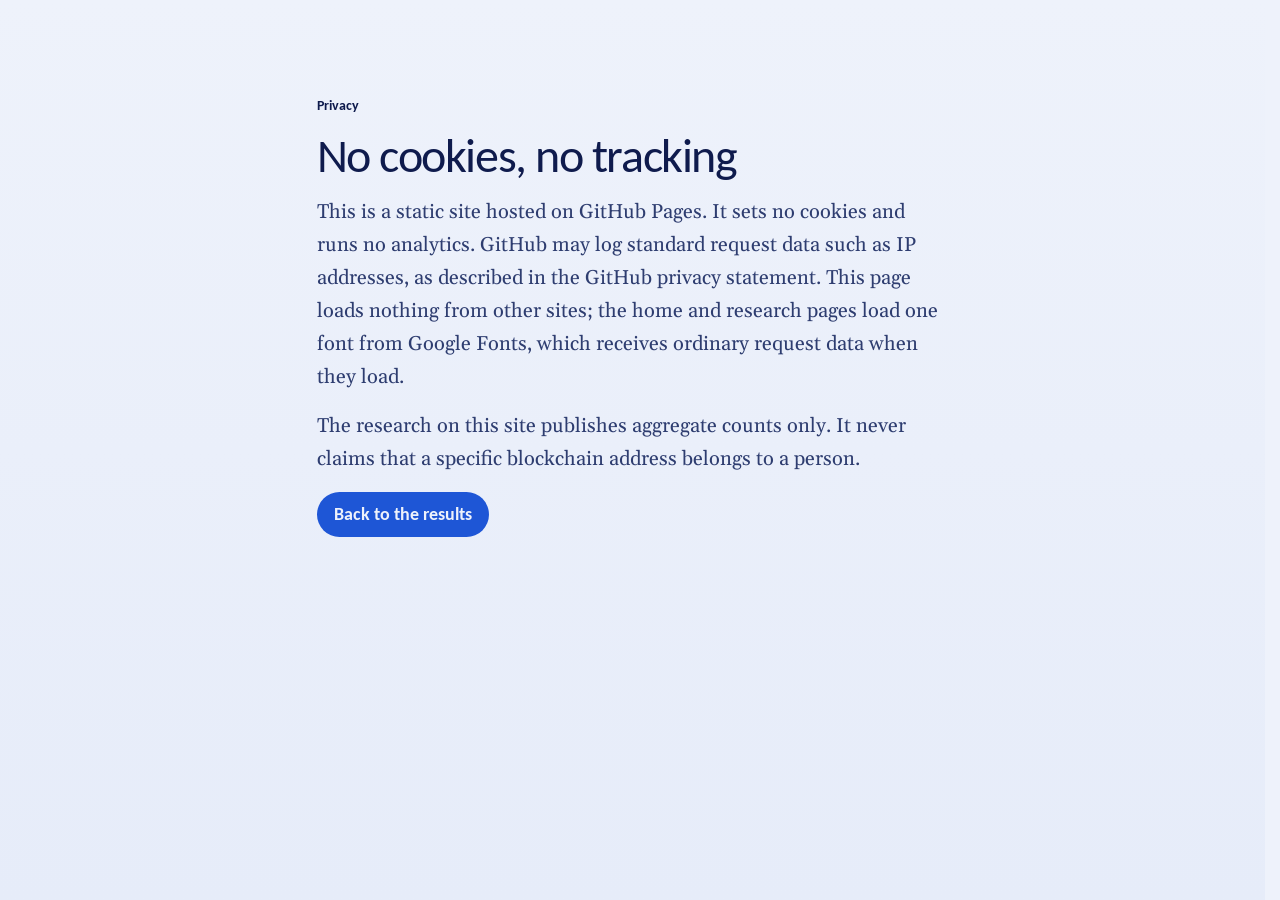
<file: research/privacy.html>
<!doctype html>
<html lang="en-GB">
<head>
  <meta charset="utf-8">
  <meta name="theme-color" content="#EEF2FB"><meta name="viewport" content="width=device-width, initial-scale=1">
  <title>Privacy · Ashutosh Pal Singh</title>
  <link rel="icon" href="assets/img/favicon.svg" type="image/svg+xml">
  <link rel="stylesheet" href="../tokens.css"><link rel="stylesheet" href="assets/css/site.css">
</head>
<body>
  <main id="main"><section><div class="wrap section-head">
    <span class="eyebrow caption-3">Privacy</span>
    <h1 class="heading-2">No cookies, no tracking</h1>
    <p class="body-3 muted">This is a static site hosted on GitHub Pages. It sets no cookies and runs no analytics. GitHub may log standard request data such as IP addresses, as described in the GitHub privacy statement. This page loads nothing from other sites; the home and research pages load one font from Google Fonts, which receives ordinary request data when they load.</p>
    <p class="body-3 muted">The research on this site publishes aggregate counts only. It never claims that a specific blockchain address belongs to a person.</p>
    <div class="hero__cta"><a class="btn btn--primary button-md" href="./">Back to the results</a></div>
  </div></section></main>
</body>
</html>
</file>
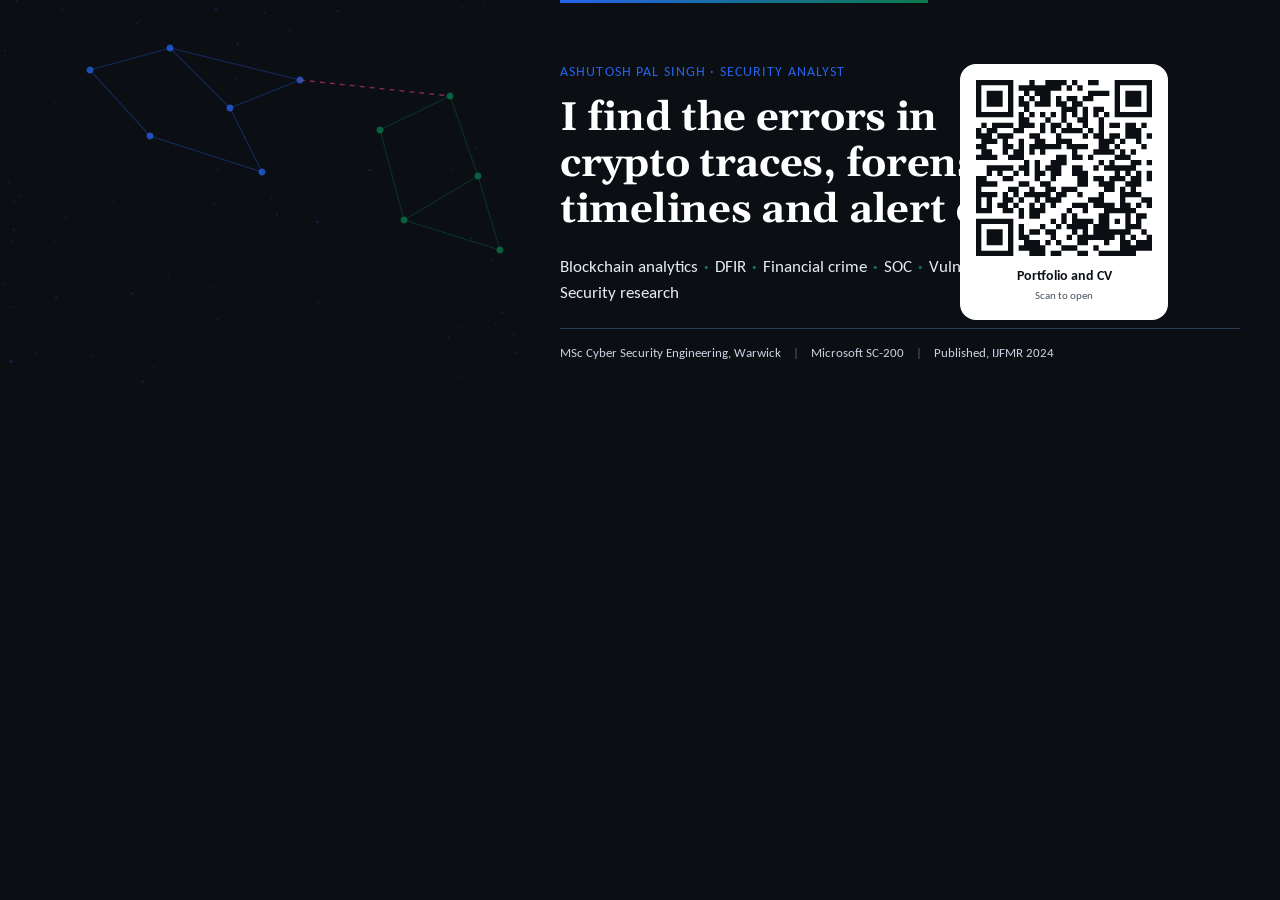
<file: scripts/linkedin-banner.html>
<!doctype html>
<!-- Source of the LinkedIn banner (1584x396). Regenerate: serve the repo root, open /scripts/linkedin-banner.html
     at 1584x396 and screenshot it. The profile photo covers the bottom left, so the copy starts at x=560;
     the QR card sits inside the right edge so the mobile app's crop keeps it. -->
<html lang="en-GB">
<head>
<meta charset="utf-8">
<title>LinkedIn banner</title>
<link rel="stylesheet" href="../tokens.css">
<style>
  @font-face { font-family: Gelasio; font-weight: 700; src: url(../fonts/gelasio-bold.woff2) format("woff2"); }
  @font-face { font-family: Carlito; font-weight: 400; src: url(../fonts/carlito-regular.woff2) format("woff2"); }
  @font-face { font-family: Carlito; font-weight: 700; src: url(../fonts/carlito-bold.woff2) format("woff2"); }
  html, body { margin: 0; width: 1584px; height: 396px; overflow: hidden; background: #0B0F14; color: var(--c-ink); font-family: Carlito, Calibri, sans-serif; }
  canvas { position: absolute; inset: 0; width: 1584px; height: 396px; }
  .rule { position: absolute; left: 560px; right: 352px; top: 0; height: 3px; background: linear-gradient(90deg, var(--c-blue), var(--c-green)); }
  .copy { position: absolute; left: 560px; top: 62px; width: 680px; }
  .k { margin: 0; font: 400 14px/20px Carlito, sans-serif; letter-spacing: 0.08em; color: var(--c-blue); }
  h1 { margin: 14px 0 0; font-family: Georgia, Gelasio, serif; font-weight: 700; font-size: 40px; line-height: 46px; letter-spacing: -0.3px; color: #FFFFFF; text-wrap: balance; }
  .roles { margin: 20px 0 0; font-size: 17px; line-height: 26px; color: #E6ECF3; }
  .roles b { color: var(--c-green); font-weight: 600; padding: 0 2px; }
  .roles span { white-space: nowrap; }
  .creds { margin: 22px 0 0; padding: 14px 0 0; border-top: 1px solid #2B3D57; font: 400 13px/20px Carlito, sans-serif; color: #C9D4E2; }
  .creds span + span::before { content: "|"; margin: 0 12px; color: #56677E; }
  .qr { position: absolute; right: 112px; top: 64px; width: 208px; padding: 16px; box-sizing: border-box; border-radius: 16px; background: #FFFFFF; text-align: center; }
  .qr img { display: block; width: 176px; height: 176px; margin: 0 auto; }
  .qr p { margin: 10px 0 0; font: 600 14px/20px Carlito, sans-serif; color: #0B0F14; }
  .qr small { display: block; margin-top: 2px; font: 400 11px/16px Carlito, sans-serif; color: #4A5562; }
</style>
</head>
<body>
<canvas id="g" width="3168" height="792"></canvas>
<div class="rule"></div>
<div class="copy">
  <p class="k">ASHUTOSH PAL SINGH · SECURITY ANALYST</p>
  <h1>I find the errors in crypto traces, forensic timelines and alert queues.</h1>
  <p class="roles"><span>Blockchain analytics</span> <b>·</b> <span>DFIR</span> <b>·</b> <span>Financial crime</span> <b>·</b> <span>SOC</span> <b>·</b> <span>Vulnerability management</span> <b>·</b> <span>Security research</span></p>
  <p class="creds"><span>MSc Cyber Security Engineering, Warwick</span><span>Microsoft SC-200</span><span>Published, IJFMR 2024</span></p>
</div>
<div class="qr">
  <img src="../github/qr-portfolio.svg" alt="QR code to the portfolio">
  <p>Portfolio and CV</p>
  <small>Scan to open</small>
</div>
<script>
  // a quiet address-graph motif on the left, behind where the profile photo sits
  var css = getComputedStyle(document.documentElement), c = function (n) { return css.getPropertyValue(n).trim(); };
  var x = document.getElementById('g').getContext('2d'); x.scale(2, 2);
  for (var i = 0; i < 120; i++) { x.globalAlpha = .08 + Math.random() * .14; x.fillStyle = c('--c-blue'); x.beginPath(); x.arc(Math.random() * 520, Math.random() * 396, .6 + Math.random() * .8, 0, 7); x.fill(); }
  var A = [[90, 70], [170, 48], [230, 108], [150, 136], [300, 80], [262, 172]], B = [[380, 130], [450, 96], [478, 176], [404, 220], [500, 250]];
  function cluster(P, col, E) {
    x.globalAlpha = .35; x.strokeStyle = col; x.lineWidth = 1;
    E.forEach(function (e) { x.beginPath(); x.moveTo(P[e[0]][0], P[e[0]][1]); x.lineTo(P[e[1]][0], P[e[1]][1]); x.stroke(); });
    x.globalAlpha = .75; x.fillStyle = col; P.forEach(function (p) { x.beginPath(); x.arc(p[0], p[1], 3.5, 0, 7); x.fill(); });
  }
  cluster(A, c('--c-blue'), [[0, 1], [1, 2], [0, 3], [1, 4], [2, 5], [3, 5], [2, 4]]);
  cluster(B, c('--c-green'), [[0, 1], [1, 2], [2, 3], [0, 3], [2, 4], [3, 4]]);
  x.globalAlpha = .7; x.setLineDash([5, 5]); x.strokeStyle = c('--c-red'); x.lineWidth = 1.4;
  x.beginPath(); x.moveTo(A[4][0], A[4][1]); x.lineTo(B[1][0], B[1][1]); x.stroke();
</script>
</body>
</html>
</file>
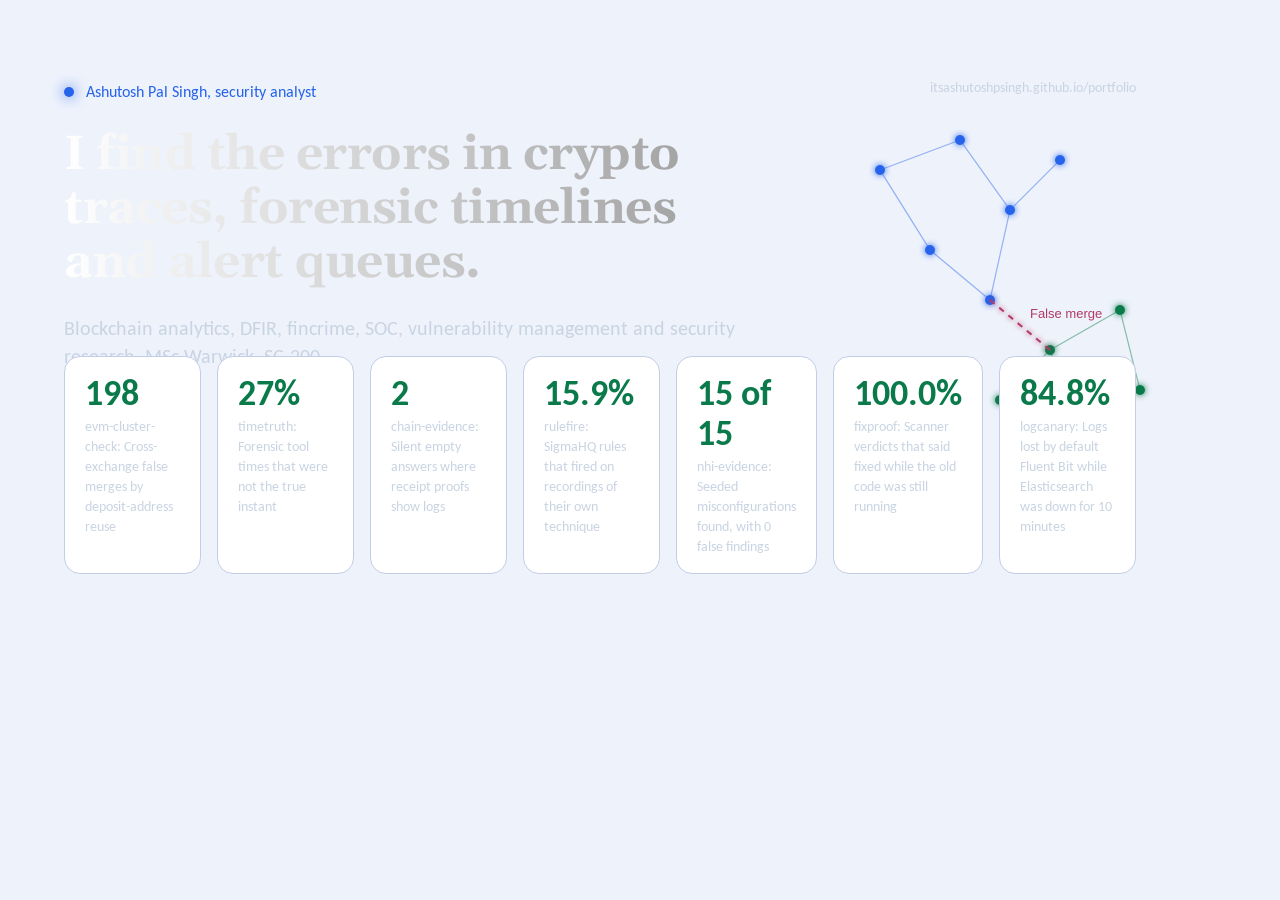
<file: scripts/og.html>
<!doctype html>
<!-- Source of og.png (1200x630). Regenerate: serve the repo root, open /scripts/og.html at 1200x630 and screenshot it.
     Numbers come from research/data/projects.json; colours from tokens.css. -->
<html lang="en-GB">
<head>
<meta charset="utf-8">
<title>Social image</title>
<link rel="stylesheet" href="../tokens.css">
<style>
  @font-face { font-family: Gelasio; font-weight: 700; src: url(../fonts/gelasio-bold.woff2) format("woff2"); }
  @font-face { font-family: Carlito; font-weight: 400; src: url(../fonts/carlito-regular.woff2) format("woff2"); }
  @font-face { font-family: Carlito; font-weight: 700; src: url(../fonts/carlito-bold.woff2) format("woff2"); }
  html, body { margin: 0; width: 1200px; height: 630px; overflow: hidden; background: var(--c-bg); color: var(--c-ink); font-family: Carlito, Calibri, sans-serif; }
  .frame { position: relative; width: 1200px; height: 630px; box-sizing: border-box; padding: 64px; }
  canvas { position: absolute; inset: 0; width: 100%; height: 100%; }
  .copy { position: relative; max-width: 680px; }
  .k { font: 400 16px/24px Carlito, sans-serif; color: var(--c-blue); display: flex; align-items: center; gap: 12px; }
  .k::before { content: ""; width: 10px; height: 10px; border-radius: 99px; background: var(--c-blue); box-shadow: 0 0 14px var(--c-blue); }
  h1 { margin: 24px 0 0; font-family: Georgia, Gelasio, serif; font-weight: 700; font-size: 48px; line-height: 54px; letter-spacing: -0.5px;
       background: linear-gradient(90deg, #FFFFFF, #9B9B9B); -webkit-background-clip: text; background-clip: text; color: transparent; }
  .sub { margin-top: 24px; font-size: 20px; line-height: 28px; color: #C9D4E2; }
  .stats { position: absolute; left: 64px; right: 64px; bottom: 56px; display: flex; gap: 16px; }
  .stat { flex: 1; padding: 16px 20px; border-radius: 16px; background: var(--c-surface-1); border: 1px solid var(--c-line); }
  .stat b { display: block; font: 600 36px/40px Carlito, sans-serif; color: var(--c-green); text-shadow: 0 0 18px var(--glow-green); }
  .stat span { display: block; margin-top: 4px; font-size: 14px; line-height: 20px; color: #C9D4E2; }
  .url { position: absolute; right: 64px; top: 64px; font: 400 14px/20px Carlito, sans-serif; color: #C9D4E2; }
</style>
</head>
<body>
<div class="frame">
  <canvas id="g"></canvas>
  <p class="url">itsashutoshpsingh.github.io/portfolio</p>
  <div class="copy">
    <p class="k">Ashutosh Pal Singh, security analyst</p>
    <h1>I find the errors in crypto traces, forensic timelines and alert queues.</h1>
    <p class="sub">Blockchain analytics, DFIR, fincrime, SOC, vulnerability management and security research. MSc Warwick, SC-200.</p>
  </div>
  <div class="stats" id="stats"></div>
</div>
<script>
  var css = getComputedStyle(document.documentElement), c = function (n) { return css.getPropertyValue(n).trim(); };
  fetch('../research/data/projects.json').then(function (r) { return r.json(); }).then(function (d) {
    document.getElementById('stats').innerHTML = d.projects.map(function (p) {
      return '<div class="stat"><b>' + p.proof.value + '</b><span>' + p.title + ': ' + p.proof.label + '</span></div>';
    }).join('');
  });
  // a still address graph on the right: two owners' clusters and one false merge between them
  var cv = document.getElementById('g'), x = cv.getContext('2d'); cv.width = 2400; cv.height = 1260; x.scale(2, 2); x.translate(0, 50);
  var A = [[880, 120], [960, 90], [1010, 160], [930, 200], [1060, 110], [990, 250]], B = [[1050, 300], [1120, 260], [1140, 340], [1080, 380], [1000, 350]];
  function cluster(P, col, E) {
    x.strokeStyle = col; x.globalAlpha = .45; x.lineWidth = 1.2;
    E.forEach(function (e) { x.beginPath(); x.moveTo(P[e[0]][0], P[e[0]][1]); x.lineTo(P[e[1]][0], P[e[1]][1]); x.stroke(); });
    x.globalAlpha = 1; x.fillStyle = col; x.shadowColor = col; x.shadowBlur = 14;
    P.forEach(function (p) { x.beginPath(); x.arc(p[0], p[1], 5, 0, 7); x.fill(); }); x.shadowBlur = 0;
  }
  cluster(A, c('--c-blue'), [[0, 1], [1, 2], [0, 3], [2, 4], [2, 5], [3, 5]]);
  cluster(B, c('--c-green'), [[0, 1], [1, 2], [2, 3], [0, 3], [0, 4], [3, 4]]);
  x.setLineDash([6, 6]); x.strokeStyle = c('--c-red'); x.lineWidth = 2; x.shadowColor = c('--c-red'); x.shadowBlur = 12;
  x.beginPath(); x.moveTo(A[5][0], A[5][1]); x.lineTo(B[0][0], B[0][1]); x.stroke();
  x.setLineDash([]); x.shadowBlur = 0; x.fillStyle = c('--c-red'); x.font = '500 13px Carlito, sans-serif'; x.fillText('False merge', 1030, 268);
</script>
</body>
</html>
</file>
<file: tokens.css>
/* Brand palette and type: the one place colours and fonts are defined. Used by the home page,
   /research, fx.css, and read by scripts/render_cards.py for the GitHub profile cards.
   One light base, one navy text colour and one accent; the data colours are for charts only. */
@font-face { font-family: "Carlito"; font-weight: 400; font-style: normal; font-display: swap; src: url("fonts/carlito-regular.woff2") format("woff2"); }
@font-face { font-family: "Gelasio"; font-weight: 400; font-style: normal; font-display: swap; src: url("fonts/gelasio-regular.woff2") format("woff2"); }  /* Georgia metrics, for devices without Georgia */
@font-face { font-family: "Gelasio"; font-weight: 700; font-style: normal; font-display: swap; src: url("fonts/gelasio-bold.woff2") format("woff2"); }
@font-face { font-family: "Carlito"; font-weight: 700; font-style: normal; font-display: swap; src: url("fonts/carlito-bold.woff2") format("woff2"); }
:root {
  color-scheme: light;
  --c-bg: #EEF2FB;        /* pale blue-white paper: the base */
  --c-bg-2: #E6ECF9;      /* the page background is a gradient between the two */
  --c-surface-1: #FFFFFF;
  --c-surface-2: #F6F8FE;
  --c-surface-3: #E2E8F6;
  --c-line: #C3CDE6;
  --c-ink: #0F1B4D;       /* royal navy: text */
  --c-ink-2: #2E3D70;     /* secondary text, from the same blue */
  --c-ink-3: #4E5B86;     /* captions */
  --c-scrim: 238, 242, 251;  /* rgb of the base, for overlays */
  --c-tint: 15, 27, 77;      /* rgb of the ink, for faint lines and dots */
  --c-accent: #1E56D6;    /* electric royal blue: actions, the lit path, the current place */
  --c-glacier: #1A4DBF;   /* deeper blue: labels, links and focus */
  --c-royal: #3355E6;     /* royal blue: depth, tracks and fills */
  --c-green: #0B7A4B;     /* emerald: status, the current stop, good results */
  --c-burgundy: #8E2B57;  /* burgundy: tags and badges */
  --c-blue: #2563EB;      /* data: neutral bars */
  --c-cyan: #1A4DBF;      /* older name for the label blue, still used by the motion styles */
  --c-amber: #9A5B00;     /* data: warnings */
  --c-red: #B23A68;       /* data: misses and loss, a burgundy rose rather than a red */
  --glow-blue: transparent;   /* glows are off everywhere: solid colours only */
  --glow-cyan: transparent;
  --glow-green: transparent;
  --glow-red: transparent;
  --font-serif: Georgia, "Gelasio", "Times New Roman", serif;               /* headings and reading text */
  --font-ui: Calibri, "Carlito", "Segoe UI", system-ui, sans-serif;        /* labels, numbers, buttons, charts */
  --font-code: "Geist Mono", ui-monospace, Consolas, "Courier New", monospace;  /* code only */
}
</file>
<file: fx.css>
/* Shared motion styles for fx.js. Colours come from tokens.css. Motion rules apply only when the
   page has the .fx class (motion allowed); without it everything sits at its final state. */

/* The 3D journey (journey.js): fixed behind the whole page, fades in once the first frame is drawn */
canvas.journey { position: fixed; inset: 0; width: 100%; height: 100%; z-index: -2; pointer-events: none; opacity: 0; transition: opacity 900ms cubic-bezier(.22,1,.36,1); }
canvas.journey.is-ready { opacity: 1; }

/* The meter: how far down the page, and where in the journey the reader is */
.meter { position: fixed; right: 16px; bottom: 136px; z-index: 44; width: 100px; display: none; justify-items: center; gap: 2px; padding: 12px 6px 14px; text-align: center;
  border-radius: 16px; border: 1px solid var(--c-line); background: rgba(var(--c-scrim), .94);
  opacity: 0; transform: translateX(8px); transition: opacity 200ms cubic-bezier(.23,1,.32,1), transform 200ms cubic-bezier(.23,1,.32,1); pointer-events: none; }
.meter__year { margin-top: 6px; font: 700 20px/25px var(--font-ui); color: var(--c-ink); letter-spacing: -.01em; }
.meter__place { font: 600 14px/20px var(--font-ui); color: var(--c-green); }
.meter__what { font: 400 13px/18px var(--font-ui); color: var(--c-ink-3); text-wrap: balance; }
@media (min-width: 1400px) { .meter { display: grid; } body.past-hero .meter { opacity: 1; transform: none; } }
@media (prefers-reduced-motion: reduce) { .meter { transition: none; } }

/* Headings: words rise and settle from ice blue to the text colour */
.fx .fx-split .fx-w { display: inline-block; opacity: 0; transform: translateY(40%); color: var(--c-cyan);
  transition: opacity 700ms cubic-bezier(.22,1,.36,1), transform 700ms cubic-bezier(.22,1,.36,1), color 1100ms cubic-bezier(.22,1,.36,1);
  transition-delay: calc(var(--w) * 45ms); }
.fx .fx-split.fx-on .fx-w { opacity: 1; transform: none; color: inherit; }

/* Decrypt glyphs */
.fx-glyph { color: var(--c-cyan); text-shadow: 0 0 10px var(--glow-cyan); }

/* Cards and buttons */
.fx .fx-tilt:hover { border-color: var(--glow-blue); box-shadow: 0 0 0 1px var(--glow-blue), 0 24px 64px -24px var(--glow-blue); }
.fx .fx-mag { transition: transform 500ms cubic-bezier(.22,1,.36,1), background-color 300ms cubic-bezier(.22,1,.36,1), box-shadow 300ms cubic-bezier(.22,1,.36,1); }
.fx .btn:hover { box-shadow: 0 0 0 2px var(--c-ink); }

/* Reading progress: a thin line, pearl to the accent, driven by the scroll timeline */
.progress { position: fixed; left: 0; top: 0; z-index: 90; width: 100%; height: 3px; pointer-events: none;
  background: linear-gradient(90deg, var(--c-royal), var(--c-accent), var(--c-green));
  transform-origin: left; transform: scaleX(0); }
@supports (animation-timeline: scroll()) { .progress { animation: fx-grow linear both; animation-timeline: scroll(root); } }
@keyframes fx-grow { to { transform: scaleX(1); } }
/* without scroll timelines, journey.js sets the transform each frame */

/* Section eyebrow: a small label with a dot that pings three times, then rests */
.eyebrow { position: relative; display: inline-flex; align-items: center; gap: 8px; color: var(--c-glacier); font-family: var(--font-ui); }
.eyebrow::before { content: ""; flex: none; width: 8px; height: 8px; border-radius: 9999px; background: currentColor; box-shadow: 0 0 12px currentColor; }
.fx .eyebrow:not([data-caret])::after { content: ""; position: absolute; left: 0; top: 50%; width: 8px; height: 8px; margin-top: -4px; border-radius: 9999px;
  border: 1px solid currentColor; animation: fx-ping 2.6s cubic-bezier(.22,1,.36,1) 3 both; }
@keyframes fx-ping { 0% { opacity: .8; transform: scale(1); } 80%, 100% { opacity: 0; transform: scale(3); } }

/* Blinking terminal caret after an element */
.fx [data-caret]::after { content: "_"; margin-left: 2px; animation: fx-blink 1.1s steps(1) 4; }
@keyframes fx-blink { 50% { opacity: 0; } }

/* Social links: icon and label pills, the same on every page (icons: Phosphor, MIT) */
.social { display: flex; flex-wrap: wrap; gap: 8px; }
.social a { display: inline-flex; align-items: center; gap: 8px; min-height: 44px; padding: 8px 14px 8px 10px; border-radius: 9999px;
  border: 1px solid var(--c-line); background: var(--c-surface-1); color: var(--c-ink); font: 500 16px/24px var(--font-ui); text-decoration: none;
  transition: border-color 300ms cubic-bezier(.22,1,.36,1), box-shadow 300ms cubic-bezier(.22,1,.36,1), transform 300ms cubic-bezier(.22,1,.36,1); }
.social svg { width: 18px; height: 18px; fill: var(--c-glacier); flex: none; transition: fill 300ms cubic-bezier(.22,1,.36,1); }
.social a:hover { border-color: var(--c-glacier); box-shadow: none; transform: translateY(-2px); }
.social a:hover svg { fill: var(--c-cyan); }
.social a:active { transform: translateY(1px) scale(.98); }
.social a:focus-visible { outline: 2px solid var(--c-cyan); outline-offset: 2px; }

/* Result charts (fx.chart): labelled horizontal bars coloured by meaning */
.vz { margin: 0; padding: 20px; border-radius: 16px; background: var(--c-surface-1); border: 1px solid var(--c-line); display: grid; gap: 16px; align-content: start; }
.vz__t { font: 500 16px/24px var(--font-ui); color: var(--c-ink); text-wrap: balance; }
.vz__rows { display: grid; gap: 12px; }
.vz__row { --tone: var(--c-blue); --tone-glow: var(--glow-blue); display: grid; grid-template-columns: minmax(96px, 40%) minmax(0, 1fr) auto; align-items: center; gap: 12px; }
.vz__row[data-tone="good"] { --tone: var(--c-green); --tone-glow: var(--glow-green); }
.vz__row[data-tone="bad"] { --tone: var(--c-red); --tone-glow: var(--glow-red); }
.vz__row[data-tone="warn"] { --tone: var(--c-amber); --tone-glow: transparent; }
.vz__l { font: 400 16px/24px var(--font-ui); color: var(--c-ink-2); }
.vz__track { position: relative; height: 12px; border-radius: 9999px; background: var(--c-surface-3); overflow: hidden; }
.vz__fill { position: absolute; inset: 0; border-radius: inherit; background: var(--tone); box-shadow: 0 0 14px var(--tone-glow); transform-origin: left center; transform: scaleX(var(--p)); }
.fx .vz .vz__fill { transform: scaleX(0); transition: transform 1100ms cubic-bezier(.22,1,.36,1); transition-delay: calc(var(--i) * 90ms); }
.fx .vz.is-on .vz__fill { transform: scaleX(var(--p)); }
.vz__v { min-width: 64px; text-align: right; font: 600 16px/24px var(--font-ui); font-variant-numeric: tabular-nums; color: var(--c-ink); }
/* narrow charts put the label above a full-width bar */
.vz { container-type: inline-size; }
@container (max-width: 440px) { .vz__row { grid-template-columns: minmax(0, 1fr) auto; row-gap: 6px; } .vz__track { grid-column: 1 / -1; grid-row: 2; } }

/* Large desktops: charts and labels one step up */
@media (min-width: 1600px) {
  .vz__t, .vz__l, .vz__v { font-size: 18px; line-height: 27px; }
  .eyebrow { font-size: 16px; line-height: 24px; }
}

@media (prefers-reduced-motion: reduce) {
  .social a, .social a:hover, .social a:active { transform: none; transition: none; }
}

/* Smooth scrolling (smooth.js): the browser's own smooth scroll would fight it */
html.lenis, html.lenis body { height: auto; }
html.lenis { scroll-behavior: auto; }
.lenis:not(.lenis-autoToggle).lenis-stopped { overflow: clip; }
.lenis [data-lenis-prevent] { overscroll-behavior: contain; }
.lenis.lenis-smooth iframe { pointer-events: none; }
/* On phones the text runs over the whole width, so the network sits further back */
@media (max-width: 899px) { canvas.journey.is-ready { opacity: .7; } }

/* ===== The scroll cube: how far down the page, in 3D, and the way back to the top =====
   Six glass faces; each fills from the bottom with the page's progress. The turn is set from journey.js. */
.cube { position: fixed; right: 20px; bottom: 20px; z-index: 45; display: grid; justify-items: center; gap: 14px; width: 92px; padding: 18px 0 10px; border: 1px solid rgba(var(--c-tint), .18);
  border-radius: 20px; background: rgba(255, 255, 255, .9); box-shadow: 0 18px 36px -18px rgba(15, 27, 77, .45); color: var(--c-ink); cursor: pointer; font: inherit;
  opacity: 0; visibility: hidden; transform: translateY(12px) scale(.96); pointer-events: none; transition: opacity 220ms cubic-bezier(.23,1,.32,1), transform 220ms cubic-bezier(.23,1,.32,1), border-color 200ms ease, visibility 0s linear 220ms; }
.cube.is-shown { opacity: 1; visibility: visible; transform: none; pointer-events: auto; transition-delay: 0s; }  /* hidden means out of the tab order too */
@media (prefers-reduced-motion: reduce) { .cube { transform: none; transition: opacity 0s, visibility 0s; } }
.cube:active { transform: scale(.97); }
.cube:focus-visible { outline: 2px solid var(--c-glacier); outline-offset: 3px; }
.cube__stage { width: 44px; height: 44px; perspective: 260px; }
.cube__box { position: relative; display: block; width: 44px; height: 44px; transform-style: preserve-3d; transform: rotateX(-24deg) rotateY(38deg); will-change: transform; }
.cube__f { position: absolute; inset: 0; overflow: hidden; border: 1.5px solid var(--c-accent); background: rgba(30, 86, 214, .08); backface-visibility: visible; }
.cube__f b { position: absolute; inset: 0; background: linear-gradient(0deg, var(--c-green), var(--c-accent)); opacity: .85; transform-origin: bottom; transform: scaleY(var(--p, 0)); }
.cube__f--front { transform: translateZ(22px); } .cube__f--back { transform: rotateY(180deg) translateZ(22px); }
.cube__f--right { transform: rotateY(90deg) translateZ(22px); } .cube__f--left { transform: rotateY(-90deg) translateZ(22px); }
.cube__f--top { transform: rotateX(90deg) translateZ(22px); } .cube__f--bottom { transform: rotateX(-90deg) translateZ(22px); }
.cube__f--top b { transform: none; opacity: calc(var(--p, 0) * var(--p, 0) * .85); }   /* the lid lights up as the cube nears full */
.cube__f--bottom b { transform: none; opacity: calc(.15 + var(--p, 0) * .7); }
.cube__pct { font: 700 15px/18px var(--font-ui); font-variant-numeric: tabular-nums; }
.cube__up { position: absolute; bottom: 10px; font: 700 15px/18px var(--font-ui); color: var(--c-accent); opacity: 0; transform: translateY(4px); transition: opacity 160ms ease, transform 160ms ease; }
@media (hover: hover) and (pointer: fine) {
  .cube:hover { border-color: var(--c-accent); }
  .cube:hover .cube__pct { opacity: 0; } .cube:hover .cube__up { opacity: 1; transform: none; }
}
@media (max-width: 1399px) { .cube { right: 12px; bottom: 12px; width: 52px; height: 52px; padding: 0; place-content: center; border-radius: 14px; } .cube__pct, .cube__up { display: none; } }
@media (max-width: 1399px) { .cube__stage, .cube__box { width: 26px; height: 26px; }
  .cube__f--front { transform: translateZ(13px); } .cube__f--back { transform: rotateY(180deg) translateZ(13px); } .cube__f--right { transform: rotateY(90deg) translateZ(13px); }
  .cube__f--left { transform: rotateY(-90deg) translateZ(18px); } .cube__f--top { transform: rotateX(90deg) translateZ(18px); } .cube__f--bottom { transform: rotateX(-90deg) translateZ(18px); } }
@media print { .cube { display: none; } }
</file>
<file: research/assets/css/icons.css>
/* Icons: the Phosphor (MIT) shapes this site uses, drawn as masks in the text colour, instead of a 147 KB icon font */
.ph { display: inline-block; width: 1em; height: 1em; flex: none; vertical-align: -0.125em; background: currentColor; -webkit-mask: var(--ph) center / contain no-repeat; mask: var(--ph) center / contain no-repeat; }
.ph-arrow-down { --ph: url("data:image/svg+xml,%3Csvg xmlns=%22http://www.w3.org/2000/svg%22 viewBox=%220 0 256 256%22 fill=%22currentColor%22%3E%3Cpath d=%22M205.66,149.66l-72,72a8,8,0,0,1-11.32,0l-72-72a8,8,0,0,1,11.32-11.32L120,196.69V40a8,8,0,0,1,16,0V196.69l58.34-58.35a8,8,0,0,1,11.32,11.32Z%22/%3E%3C/svg%3E"); }
.ph-arrow-up-right { --ph: url("data:image/svg+xml,%3Csvg xmlns=%22http://www.w3.org/2000/svg%22 viewBox=%220 0 256 256%22 fill=%22currentColor%22%3E%3Cpath d=%22M200,64V168a8,8,0,0,1-16,0V83.31L69.66,197.66a8,8,0,0,1-11.32-11.32L172.69,72H88a8,8,0,0,1,0-16H192A8,8,0,0,1,200,64Z%22/%3E%3C/svg%3E"); }
.ph-article { --ph: url("data:image/svg+xml,%3Csvg xmlns=%22http://www.w3.org/2000/svg%22 viewBox=%220 0 256 256%22 fill=%22currentColor%22%3E%3Cpath d=%22M216,40H40A16,16,0,0,0,24,56V200a16,16,0,0,0,16,16H216a16,16,0,0,0,16-16V56A16,16,0,0,0,216,40Zm0,160H40V56H216V200ZM184,96a8,8,0,0,1-8,8H80a8,8,0,0,1,0-16h96A8,8,0,0,1,184,96Zm0,32a8,8,0,0,1-8,8H80a8,8,0,0,1,0-16h96A8,8,0,0,1,184,128Zm0,32a8,8,0,0,1-8,8H80a8,8,0,0,1,0-16h96A8,8,0,0,1,184,160Z%22/%3E%3C/svg%3E"); }
.ph-file-text { --ph: url("data:image/svg+xml,%3Csvg xmlns=%22http://www.w3.org/2000/svg%22 viewBox=%220 0 256 256%22 fill=%22currentColor%22%3E%3Cpath d=%22M213.66,82.34l-56-56A8,8,0,0,0,152,24H56A16,16,0,0,0,40,40V216a16,16,0,0,0,16,16H200a16,16,0,0,0,16-16V88A8,8,0,0,0,213.66,82.34ZM160,51.31,188.69,80H160ZM200,216H56V40h88V88a8,8,0,0,0,8,8h48V216Zm-32-80a8,8,0,0,1-8,8H96a8,8,0,0,1,0-16h64A8,8,0,0,1,168,136Zm0,32a8,8,0,0,1-8,8H96a8,8,0,0,1,0-16h64A8,8,0,0,1,168,168Z%22/%3E%3C/svg%3E"); }
.ph-git-diff { --ph: url("data:image/svg+xml,%3Csvg xmlns=%22http://www.w3.org/2000/svg%22 viewBox=%220 0 256 256%22 fill=%22currentColor%22%3E%3Cpath d=%22M112,152a8,8,0,0,0-8,8v28.69L66.34,151A8,8,0,0,1,64,145.37V95a32,32,0,1,0-16,0v50.38a23.85,23.85,0,0,0,7,17L92.69,200H64a8,8,0,0,0,0,16h48a8,8,0,0,0,8-8V160A8,8,0,0,0,112,152ZM40,64A16,16,0,1,1,56,80,16,16,0,0,1,40,64Zm168,97V110.63a23.85,23.85,0,0,0-7-17L163.31,56H192a8,8,0,0,0,0-16H144a8,8,0,0,0-8,8V96a8,8,0,0,0,16,0V67.31L189.66,105a8,8,0,0,1,2.34,5.66V161a32,32,0,1,0,16,0Zm-8,47a16,16,0,1,1,16-16A16,16,0,0,1,200,208Z%22/%3E%3C/svg%3E"); }
.ph-github-logo { --ph: url("data:image/svg+xml,%3Csvg xmlns=%22http://www.w3.org/2000/svg%22 viewBox=%220 0 256 256%22 fill=%22currentColor%22%3E%3Cpath d=%22M208.31,75.68A59.78,59.78,0,0,0,202.93,28,8,8,0,0,0,196,24a59.75,59.75,0,0,0-48,24H124A59.75,59.75,0,0,0,76,24a8,8,0,0,0-6.93,4,59.78,59.78,0,0,0-5.38,47.68A58.14,58.14,0,0,0,56,104v8a56.06,56.06,0,0,0,48.44,55.47A39.8,39.8,0,0,0,96,192v8H72a24,24,0,0,1-24-24A40,40,0,0,0,8,136a8,8,0,0,0,0,16,24,24,0,0,1,24,24,40,40,0,0,0,40,40H96v16a8,8,0,0,0,16,0V192a24,24,0,0,1,48,0v40a8,8,0,0,0,16,0V192a39.8,39.8,0,0,0-8.44-24.53A56.06,56.06,0,0,0,216,112v-8A58.14,58.14,0,0,0,208.31,75.68ZM200,112a40,40,0,0,1-40,40H112a40,40,0,0,1-40-40v-8a41.74,41.74,0,0,1,6.9-22.48A8,8,0,0,0,80,73.83a43.81,43.81,0,0,1,.79-33.58,43.88,43.88,0,0,1,32.32,20.06A8,8,0,0,0,119.82,64h32.35a8,8,0,0,0,6.74-3.69,43.87,43.87,0,0,1,32.32-20.06A43.81,43.81,0,0,1,192,73.83a8.09,8.09,0,0,0,1,7.65A41.72,41.72,0,0,1,200,104Z%22/%3E%3C/svg%3E"); }
.ph-graduation-cap { --ph: url("data:image/svg+xml,%3Csvg xmlns=%22http://www.w3.org/2000/svg%22 viewBox=%220 0 256 256%22 fill=%22currentColor%22%3E%3Cpath d=%22M251.76,88.94l-120-64a8,8,0,0,0-7.52,0l-120,64a8,8,0,0,0,0,14.12L32,117.87v48.42a15.91,15.91,0,0,0,4.06,10.65C49.16,191.53,78.51,216,128,216a130,130,0,0,0,48-8.76V240a8,8,0,0,0,16,0V199.51a115.63,115.63,0,0,0,27.94-22.57A15.91,15.91,0,0,0,224,166.29V117.87l27.76-14.81a8,8,0,0,0,0-14.12ZM128,200c-43.27,0-68.72-21.14-80-33.71V126.4l76.24,40.66a8,8,0,0,0,7.52,0L176,143.47v46.34C163.4,195.69,147.52,200,128,200Zm80-33.75a97.83,97.83,0,0,1-16,14.25V134.93l16-8.53ZM188,118.94l-.22-.13-56-29.87a8,8,0,0,0-7.52,14.12L171,128l-43,22.93L25,96,128,41.07,231,96Z%22/%3E%3C/svg%3E"); }
.ph-plus { --ph: url("data:image/svg+xml,%3Csvg xmlns=%22http://www.w3.org/2000/svg%22 viewBox=%220 0 256 256%22 fill=%22currentColor%22%3E%3Cpath d=%22M224,128a8,8,0,0,1-8,8H136v80a8,8,0,0,1-16,0V136H40a8,8,0,0,1,0-16h80V40a8,8,0,0,1,16,0v80h80A8,8,0,0,1,224,128Z%22/%3E%3C/svg%3E"); }
.ph-seal-check { --ph: url("data:image/svg+xml,%3Csvg xmlns=%22http://www.w3.org/2000/svg%22 viewBox=%220 0 256 256%22 fill=%22currentColor%22%3E%3Cpath d=%22M225.86,102.82c-3.77-3.94-7.67-8-9.14-11.57-1.36-3.27-1.44-8.69-1.52-13.94-.15-9.76-.31-20.82-8-28.51s-18.75-7.85-28.51-8c-5.25-.08-10.67-.16-13.94-1.52-3.56-1.47-7.63-5.37-11.57-9.14C146.28,23.51,138.44,16,128,16s-18.27,7.51-25.18,14.14c-3.94,3.77-8,7.67-11.57,9.14C88,40.64,82.56,40.72,77.31,40.8c-9.76.15-20.82.31-28.51,8S41,67.55,40.8,77.31c-.08,5.25-.16,10.67-1.52,13.94-1.47,3.56-5.37,7.63-9.14,11.57C23.51,109.72,16,117.56,16,128s7.51,18.27,14.14,25.18c3.77,3.94,7.67,8,9.14,11.57,1.36,3.27,1.44,8.69,1.52,13.94.15,9.76.31,20.82,8,28.51s18.75,7.85,28.51,8c5.25.08,10.67.16,13.94,1.52,3.56,1.47,7.63,5.37,11.57,9.14C109.72,232.49,117.56,240,128,240s18.27-7.51,25.18-14.14c3.94-3.77,8-7.67,11.57-9.14,3.27-1.36,8.69-1.44,13.94-1.52,9.76-.15,20.82-.31,28.51-8s7.85-18.75,8-28.51c.08-5.25.16-10.67,1.52-13.94,1.47-3.56,5.37-7.63,9.14-11.57C232.49,146.28,240,138.44,240,128S232.49,109.73,225.86,102.82Zm-11.55,39.29c-4.79,5-9.75,10.17-12.38,16.52-2.52,6.1-2.63,13.07-2.73,19.82-.1,7-.21,14.33-3.32,17.43s-10.39,3.22-17.43,3.32c-6.75.1-13.72.21-19.82,2.73-6.35,2.63-11.52,7.59-16.52,12.38S132,224,128,224s-9.15-4.92-14.11-9.69-10.17-9.75-16.52-12.38c-6.1-2.52-13.07-2.63-19.82-2.73-7-.1-14.33-.21-17.43-3.32s-3.22-10.39-3.32-17.43c-.1-6.75-.21-13.72-2.73-19.82-2.63-6.35-7.59-11.52-12.38-16.52S32,132,32,128s4.92-9.15,9.69-14.11,9.75-10.17,12.38-16.52c2.52-6.1,2.63-13.07,2.73-19.82.1-7,.21-14.33,3.32-17.43S70.51,56.9,77.55,56.8c6.75-.1,13.72-.21,19.82-2.73,6.35-2.63,11.52-7.59,16.52-12.38S124,32,128,32s9.15,4.92,14.11,9.69,10.17,9.75,16.52,12.38c6.1,2.52,13.07,2.63,19.82,2.73,7,.1,14.33.21,17.43,3.32s3.22,10.39,3.32,17.43c.1,6.75.21,13.72,2.73,19.82,2.63,6.35,7.59,11.52,12.38,16.52S224,124,224,128,219.08,137.15,214.31,142.11ZM173.66,98.34a8,8,0,0,1,0,11.32l-56,56a8,8,0,0,1-11.32,0l-24-24a8,8,0,0,1,11.32-11.32L112,148.69l50.34-50.35A8,8,0,0,1,173.66,98.34Z%22/%3E%3C/svg%3E"); }
.ph-target { --ph: url("data:image/svg+xml,%3Csvg xmlns=%22http://www.w3.org/2000/svg%22 viewBox=%220 0 256 256%22 fill=%22currentColor%22%3E%3Cpath d=%22M221.87,83.16A104.1,104.1,0,1,1,195.67,49l22.67-22.68a8,8,0,0,1,11.32,11.32l-96,96a8,8,0,0,1-11.32-11.32l27.72-27.72a40,40,0,1,0,17.87,31.09,8,8,0,1,1,16-.9,56,56,0,1,1-22.38-41.65L184.3,60.39a87.88,87.88,0,1,0,23.13,29.67,8,8,0,0,1,14.44-6.9Z%22/%3E%3C/svg%3E"); }
.ph-warning { --ph: url("data:image/svg+xml,%3Csvg xmlns=%22http://www.w3.org/2000/svg%22 viewBox=%220 0 256 256%22 fill=%22currentColor%22%3E%3Cpath d=%22M236.8,188.09,149.35,36.22h0a24.76,24.76,0,0,0-42.7,0L19.2,188.09a23.51,23.51,0,0,0,0,23.72A24.35,24.35,0,0,0,40.55,224h174.9a24.35,24.35,0,0,0,21.33-12.19A23.51,23.51,0,0,0,236.8,188.09ZM222.93,203.8a8.5,8.5,0,0,1-7.48,4.2H40.55a8.5,8.5,0,0,1-7.48-4.2,7.59,7.59,0,0,1,0-7.72L120.52,44.21a8.75,8.75,0,0,1,15,0l87.45,151.87A7.59,7.59,0,0,1,222.93,203.8ZM120,144V104a8,8,0,0,1,16,0v40a8,8,0,0,1-16,0Zm20,36a12,12,0,1,1-12-12A12,12,0,0,1,140,180Z%22/%3E%3C/svg%3E"); }
.ph-download-simple { --ph: url("data:image/svg+xml,%3Csvg xmlns=%22http://www.w3.org/2000/svg%22 viewBox=%220 0 256 256%22 fill=%22currentColor%22%3E%3Cpath d=%22M224,144v64a8,8,0,0,1-8,8H40a8,8,0,0,1-8-8V144a8,8,0,0,1,16,0v56H208V144a8,8,0,0,1,16,0Zm-101.66,5.66a8,8,0,0,0,11.32,0l40-40a8,8,0,0,0-11.32-11.32L136,124.69V32a8,8,0,0,0-16,0v92.69L93.66,98.34a8,8,0,0,0-11.32,11.32Z%22/%3E%3C/svg%3E"); }
.ph-envelope-simple { --ph: url("data:image/svg+xml,%3Csvg xmlns=%22http://www.w3.org/2000/svg%22 viewBox=%220 0 256 256%22 fill=%22currentColor%22%3E%3Cpath d=%22M224,48H32a8,8,0,0,0-8,8V192a16,16,0,0,0,16,16H216a16,16,0,0,0,16-16V56A8,8,0,0,0,224,48ZM203.43,64,128,133.15,52.57,64ZM216,192H40V74.19l82.59,75.71a8,8,0,0,0,10.82,0L216,74.19V192Z%22/%3E%3C/svg%3E"); }
.ph-linkedin-logo { --ph: url("data:image/svg+xml,%3Csvg xmlns=%22http://www.w3.org/2000/svg%22 viewBox=%220 0 256 256%22 fill=%22currentColor%22%3E%3Cpath d=%22M216,24H40A16,16,0,0,0,24,40V216a16,16,0,0,0,16,16H216a16,16,0,0,0,16-16V40A16,16,0,0,0,216,24Zm0,192H40V40H216V216ZM96,112v64a8,8,0,0,1-16,0V112a8,8,0,0,1,16,0Zm88,28v36a8,8,0,0,1-16,0V140a20,20,0,0,0-40,0v36a8,8,0,0,1-16,0V112a8,8,0,0,1,15.79-1.78A36,36,0,0,1,184,140ZM100,84A12,12,0,1,1,88,72,12,12,0,0,1,100,84Z%22/%3E%3C/svg%3E"); }
.ph-user { --ph: url("data:image/svg+xml,%3Csvg xmlns=%22http://www.w3.org/2000/svg%22 viewBox=%220 0 256 256%22 fill=%22currentColor%22%3E%3Cpath d=%22M230.92,212c-15.23-26.33-38.7-45.21-66.09-54.16a72,72,0,1,0-73.66,0C63.78,166.78,40.31,185.66,25.08,212a8,8,0,1,0,13.85,8c18.84-32.56,52.14-52,89.07-52s70.23,19.44,89.07,52a8,8,0,1,0,13.85-8ZM72,96a56,56,0,1,1,56,56A56.06,56.06,0,0,1,72,96Z%22/%3E%3C/svg%3E"); }
</file>
<file: research/assets/css/site.css>
/* Tokens: spacing, radius, type and colour come from one table each. */
:root {
  color-scheme: light;
  --bg: var(--c-bg);
  --surface-1: var(--c-surface-1);
  --surface-2: var(--c-surface-2);
  --surface-3: var(--c-surface-3);
  --line: var(--c-line);
  --text: var(--c-ink);
  --text-muted: var(--c-ink-2);
  --text-faint: var(--c-ink-3);
  --signal: var(--c-accent);
  /* the same sheet the home page lays over the footage, so text never sits on the film itself */
  --sheet: rgba(var(--c-scrim), .8);

  --s-25: 2px; --s-50: 4px; --s-75: 8px; --s-100: 12px; --s-200: 16px;
  --s-300: 24px; --s-400: 32px; --s-500: 40px; --s-600: 48px;
  --s-700: 64px; --s-800: 80px; --s-900: 96px;

  --r-md: 6px; --r-lg: 8px; --r-xl: 12px; --r-2xl: 16px; --r-full: 9999px;

  --ease: cubic-bezier(0.22, 1, 0.36, 1);
  --font: var(--font-serif);
  --mono: var(--font-ui);
}

*, *::before, *::after { box-sizing: border-box; }
/* scroll-padding keeps in-page targets clear of the fixed nav */
html { scroll-behavior: smooth; scroll-padding-top: var(--s-900); -webkit-text-size-adjust: 100%; }
html { background: var(--bg) linear-gradient(180deg, var(--c-bg), var(--c-bg-2)) fixed; }
html.menu-open { overflow: hidden; }
body {
  margin: 0;
  background: transparent;
  color: var(--text);
  font-family: var(--font);
  font-size: 18px;
  line-height: 24px;
  -webkit-font-smoothing: antialiased;
  overflow-x: hidden;
}
img { max-width: 100%; display: block; }
a { color: inherit; text-underline-offset: 4px; }
h1, h2, h3, h4, p { margin: 0; }
h1, h2, h3, h4 { text-wrap: balance; }
p, li { text-wrap: pretty; }
::selection { background: var(--c-glacier); color: var(--c-bg); }

/* Named text styles */
.heading-1 { font-size: clamp(36px, 5.2vw, 96px); line-height: 1; }
.heading-2 { font-size: 48px; line-height: 48px; }
.heading-3 { font-size: 36px; line-height: 40px; }
.heading-5 { font-size: 24px; line-height: 32px; font-weight: 600; }
.heading-6 { font-size: 22px; line-height: 31px; font-weight: 600; }
.title-2 { font-size: 20px; line-height: 31px; font-weight: 500; }
.title-3 { font-size: 18px; line-height: 27px; font-weight: 500; }
.title-4 { font-size: 16px; line-height: 24px; font-weight: 500; }
.body-3 { font-size: 18px; line-height: 27px; font-weight: 400; }
.body-6 { font-size: 16px; line-height: 24px; font-weight: 400; }
.button-md { font-size: 18px; line-height: 27px; font-weight: 600; }
.button-sm { font-size: 16px; line-height: 24px; font-weight: 600; }
.caption-3 { font-size: 14px; line-height: 20px; font-weight: 600; }
.caption-5 { font-size: 14px; line-height: 20px; font-weight: 400; }
.mono { font-family: var(--mono); }
.muted { color: var(--text-muted); }
/* Large light headings, as on the home page */
h1, h2, .heading-1, .heading-2, .heading-3 { font-family: var(--font-ui); font-weight: 400; letter-spacing: -.03em; }

@media (max-width: 720px) {
  .heading-2 { font-size: 30px; line-height: 36px; }
  .heading-3 { font-size: 24px; line-height: 32px; }
}

.skip {
  position: absolute; left: var(--s-200); top: -100px; z-index: 100;
  display: inline-flex; align-items: center; min-height: 44px;
  background: var(--signal); color: var(--c-bg); padding: var(--s-75) var(--s-200);
  border-radius: var(--r-full); text-decoration: none;
}
.skip:focus { top: var(--s-200); }
:focus-visible { outline: 2px solid var(--c-glacier); outline-offset: 3px; }

.wrap { width: 100%; max-width: 1120px; margin: 0 auto; padding: 0 var(--s-300); }
section { padding: var(--s-700) 0; position: relative; }
@media (max-width: 720px) { .wrap { padding: 0 var(--s-200); } }
.sheet, footer { background: var(--sheet); }

/* .eyebrow lives in ../fx.css, shared with the home page */
.section-head { max-width: 680px; display: grid; gap: var(--s-200); margin-bottom: var(--s-400); }

/* Buttons: full pills. The accent is the primary action, a pearl outline the secondary. */
.btn {
  display: inline-flex; align-items: center; justify-content: center; gap: var(--s-75);
  min-height: 44px; padding: var(--s-75) var(--s-200); border-radius: var(--r-full); border: 1px solid transparent;
  text-decoration: none; white-space: nowrap; cursor: pointer;
  transition: transform 300ms var(--ease), background-color 300ms var(--ease), color 300ms var(--ease);
}
.btn:hover { transform: translateY(-1px); }
.btn:active { transform: scale(0.98); }
.btn--primary { background: var(--signal); color: var(--c-bg); }
.btn--primary:hover { background: var(--text); }
.btn--ghost { border-color: var(--text); color: var(--text); }
.btn--ghost:hover { background: var(--text); color: var(--c-bg); }

/* Nav */
.nav {
  position: fixed; top: var(--s-200); left: 50%; transform: translateX(-50%); z-index: 50;
  display: flex; align-items: center; gap: var(--s-75);
  padding: var(--s-75); border-radius: var(--r-full);
  background: rgba(var(--c-scrim), 0.88); backdrop-filter: blur(16px); -webkit-backdrop-filter: blur(16px);
  border: 1px solid var(--line);
}
.nav__brand, .nav__links a { white-space: nowrap; }
.nav__brand {
  display: flex; align-items: center; gap: var(--s-75); min-height: 44px;
  padding: var(--s-50) var(--s-200) var(--s-50) var(--s-50); border-radius: var(--r-full);
  text-decoration: none; transition: background-color 300ms var(--ease);
}
.nav__brand:hover { background: var(--surface-3); }
.nav__disc { display: grid; place-items: center; width: 36px; height: 36px; border-radius: var(--r-full); border: 1px solid var(--line); background: var(--surface-2); font: 600 14px/20px var(--mono); }
.nav__links { display: flex; gap: var(--s-75); list-style: none; margin: 0; padding: 0; }
.nav__links a {
  display: flex; align-items: center; min-height: 44px; padding: 0 var(--s-100); border-radius: var(--r-full);
  text-decoration: none; color: var(--text-muted);
  transition: color 300ms var(--ease), background-color 300ms var(--ease);
}
.nav__links a:hover, .nav__links a[aria-current="true"] { color: var(--text); background: var(--surface-3); }
.nav__toggle { display: none; }
@media (max-width: 900px) {
  .nav { left: var(--s-200); right: var(--s-200); transform: none; justify-content: space-between; }
  .nav__links, .nav__cta { display: none; }
  .nav__toggle {
    display: grid; place-items: center; width: 44px; height: 44px; border: 0; border-radius: var(--r-full);
    background: var(--surface-3); color: var(--text); cursor: pointer;
  }
  .nav__toggle span { display: block; width: 18px; height: 2px; background: currentColor; border-radius: 2px; transition: transform 500ms var(--ease), opacity 300ms var(--ease); grid-area: 1 / 1; }
  .nav__toggle span:nth-child(1) { transform: translateY(-5px); }
  .nav__toggle span:nth-child(3) { transform: translateY(5px); }
  .nav__toggle[aria-expanded="true"] span:nth-child(1) { transform: rotate(45deg); }
  .nav__toggle[aria-expanded="true"] span:nth-child(2) { opacity: 0; }
  .nav__toggle[aria-expanded="true"] span:nth-child(3) { transform: rotate(-45deg); }
}
/* Hidden with visibility, not display, so it can fade and still leaves the tab order when closed */
.menu {
  position: fixed; inset: 0; z-index: 40; padding: 120px var(--s-300) var(--s-300);
  display: grid; align-content: start; justify-items: start; gap: var(--s-400);
  overflow-y: auto; overscroll-behavior: contain;
  background: rgba(var(--c-scrim), 0.94); backdrop-filter: blur(24px); -webkit-backdrop-filter: blur(24px);
  opacity: 0; visibility: hidden; transition: opacity 300ms var(--ease), visibility 0s linear 300ms;
}
.menu.open { opacity: 1; visibility: visible; transition: opacity 300ms var(--ease), visibility 0s; }
.menu ul { list-style: none; margin: 0; padding: 0; display: grid; gap: var(--s-100); }
.menu a { opacity: 0; transform: translateY(24px); transition: opacity 500ms var(--ease), transform 500ms var(--ease), color 300ms var(--ease), background-color 300ms var(--ease); }
.menu li a { display: block; padding: var(--s-100) 0; text-decoration: none; }
.menu li a:hover { color: var(--c-glacier); }
.menu.open a { opacity: 1; transform: none; }

/* Hero: the scrim is solid behind the copy and thins to the right, where only the large heading
   and the terminal sit, then closes again at the bottom so it meets the sheet without a seam */
.hero { position: relative; isolation: isolate; min-height: 92vh; display: flex; align-items: center; padding: 112px 0 var(--s-700); }
.hero::before {
  content: ""; position: absolute; inset: 0; z-index: -1; background: var(--sheet);
  -webkit-mask-image: linear-gradient(to top, #000, transparent 30%), linear-gradient(to right, #000 52%, rgba(0, 0, 0, .4));
  mask-image: linear-gradient(to top, #000, transparent 30%), linear-gradient(to right, #000 52%, rgba(0, 0, 0, .4));
}
.hero > .wrap { display: grid; gap: var(--s-400); }
.hero__head { display: grid; gap: var(--s-300); justify-items: start; }
/* The label is scrambled on arrival and can wrap for a moment; a fixed height lets the extra line
   spill into the gap below instead of pushing the heading down */
.hero .eyebrow { align-items: flex-start; height: 1lh; }
.hero .eyebrow::before { margin-top: calc(.5lh - 4px); }
@media (max-width: 335px) { .hero .eyebrow { height: 2lh; } }
.hero__grid { display: grid; grid-template-columns: minmax(0, 1fr) minmax(0, 1fr); gap: var(--s-600); align-items: start; }
.hero__copy { display: grid; gap: var(--s-300); }
.hero .lede { color: var(--text-muted); }
.hero__cta { display: flex; flex-wrap: wrap; gap: var(--s-100); }
@media (max-width: 960px) {
  .hero__grid { grid-template-columns: minmax(0, 1fr); }
  .hero::before { -webkit-mask-image: none; mask-image: none; }
}
@media (max-width: 720px) { .hero h1 br { display: none; } }
.proof { display: grid; grid-template-columns: repeat(3, minmax(0, 1fr)); gap: var(--s-100); }
/* min-height matches a rendered tile, so the placeholders hold the space and nothing jumps when the numbers arrive */
.proof__item { min-height: 116px; padding: var(--s-200); border-radius: var(--r-xl); background: var(--surface-1); border: 1px solid var(--line); display: grid; gap: var(--s-50); align-content: start; }
@media (max-width: 520px) { .proof { grid-template-columns: minmax(0, 1fr); } .proof__item { min-height: 100px; align-content: center; } }
.proof__value, .metric__value { font-family: var(--mono); color: var(--text); font-weight: 600; font-variant-numeric: tabular-nums; }
.proof__value { font-size: 24px; line-height: 32px; }

/* Terminal: a fixed height that scrolls inside, so typing never pushes the page down */
.term { border-radius: var(--r-2xl); background: var(--surface-1); border: 1px solid var(--line); overflow: hidden; box-shadow: 0 24px 64px -24px rgba(15, 27, 77, .3); }
.term__bar { display: flex; align-items: center; gap: var(--s-75); padding: var(--s-100) var(--s-200); border-bottom: 1px solid var(--line); background: var(--surface-2); }
.term__dot { width: 12px; height: 12px; border-radius: var(--r-full); background: var(--surface-3); }
.term__title { margin-left: var(--s-75); }
.term__body { padding: var(--s-200); height: 400px; overflow: auto; overscroll-behavior: contain; font-family: var(--font-code); font-size: 16px; line-height: 24px; white-space: pre-wrap; word-break: break-word; }
@media (max-width: 960px) { .term__body { height: 320px; } }
.term__body .p { color: var(--c-glacier); }
.term__body .o { color: var(--text-muted); }
.cursor { display: inline-block; width: 8px; height: 16px; background: var(--c-glacier); vertical-align: text-bottom; animation: blink 1s steps(1) infinite; }
@keyframes blink { 50% { opacity: 0; } }

/* Projects: two cards to a row. Each card's three parts sit on shared row lines (subgrid), so the
   charts of neighbouring cards start level. */
.projects { display: grid; grid-template-columns: repeat(2, minmax(0, 1fr)); gap: var(--s-300); }
.projects > .error-box { grid-column: 1 / -1; }
.project {
  display: grid; grid-template-columns: minmax(0, 1fr); grid-template-rows: subgrid; grid-row: span 3; row-gap: var(--s-300);
  align-content: start; padding: var(--s-400); border-radius: var(--r-2xl); background: var(--surface-1); border: 1px solid var(--line);
  transition: border-color 300ms var(--ease);
}
.project:hover { border-color: var(--text-faint); }
@media (max-width: 960px) {
  .projects { grid-template-columns: minmax(0, 1fr); }
  .project { padding: var(--s-300); }
}
.project__info { display: grid; gap: var(--s-200); align-content: start; }
.tags { display: flex; flex-wrap: wrap; gap: var(--s-75); }
.tag { padding: var(--s-25) var(--s-75); border-radius: var(--r-full); background: var(--surface-3); color: var(--text); font-family: var(--mono); }
.project__headline { color: var(--text); }
.metrics { display: grid; grid-template-columns: repeat(2, minmax(0, 1fr)); gap: var(--s-75); }
.metric { padding: var(--s-100); border-radius: var(--r-lg); background: var(--surface-2); border: 1px solid var(--line); display: grid; gap: var(--s-25); align-content: start; }
.metric__value { font-size: 22px; line-height: 31px; }
.project__links { display: flex; flex-wrap: wrap; gap: var(--s-100); }
.figure { margin: 0; display: grid; gap: var(--s-100); align-content: start; }
/* One frame shape for every chart, so switching charts never moves the page. The link opens the full-size image.
   #0C1421 is the background the repos draw their charts on, so a wide chart shows no bands above and below. */
.figure__frame { display: block; aspect-ratio: 16 / 9; border-radius: var(--r-xl); overflow: hidden; background: #0C1421; border: 1px solid var(--line); cursor: zoom-in; transition: border-color 300ms var(--ease); }
.figure__frame:hover { border-color: var(--text); }
.figure__frame img { width: 100%; height: 100%; object-fit: contain; }
.figure__tabs { display: flex; flex-wrap: wrap; gap: var(--s-75); }
.figure__tabs button {
  min-height: 44px; padding: 0 var(--s-200); border-radius: var(--r-full); border: 1px solid var(--line);
  background: none; color: var(--text-muted); cursor: pointer; font-family: var(--mono);
  transition: color 300ms var(--ease), border-color 300ms var(--ease);
}
.figure__tabs button:hover { color: var(--text); border-color: var(--text); }
.figure__tabs button[aria-pressed="true"] { color: var(--text); border-color: var(--c-glacier); }
/* room for the longest description, so a shorter one does not pull the card up */
.figure figcaption { min-height: 48px; }
.project__viz { display: grid; grid-template-columns: repeat(auto-fit, minmax(min(300px, 100%), 1fr)); gap: var(--s-200); align-content: start; }

.skeleton { background: var(--surface-2); border-radius: var(--r-lg); animation: pulse 1.6s var(--ease) infinite; }
@keyframes pulse { 50% { opacity: 0.45; } }
.sk-line { height: 16px; } .sk-fig { aspect-ratio: 16 / 9; border-radius: var(--r-xl); }
.error-box { padding: var(--s-200); border-radius: var(--r-xl); border: 1px solid var(--c-red); color: var(--text); background: var(--surface-1); }
/* Without JavaScript there is nothing to fill these, so only the note is shown */
html:not(.js) :is(.proof, .term, .project, .nav__toggle) { display: none; }
/* browsers put playback controls on any video when scripts are off */

/* Tagline reveal */
.reveal-text { max-width: 880px; }
.reveal-text .w { color: var(--text-faint); transition: color 600ms var(--ease); }
.reveal-text .w.on { color: var(--text); }
.reveal-text .w.accent.on { color: var(--c-glacier); }

/* Steps */
.steps { display: grid; grid-template-columns: repeat(3, minmax(0, 1fr)); gap: var(--s-200); counter-reset: step; }
@media (max-width: 860px) { .steps { grid-template-columns: minmax(0, 1fr); } }
.step { padding: var(--s-300); border-radius: var(--r-2xl); background: var(--surface-1); border: 1px solid var(--line); display: grid; gap: var(--s-100); align-content: start; }
.step i { font-size: 28px; color: var(--c-glacier); }
.step__n { color: var(--text-muted); font-family: var(--mono); }

/* Misses */
.misses { display: grid; grid-template-columns: repeat(3, minmax(0, 1fr)); gap: var(--s-200); }
@media (max-width: 860px) { .misses { grid-template-columns: minmax(0, 1fr); } }
.miss { padding: var(--s-300); border-radius: var(--r-2xl); background: var(--surface-1); border: 1px solid var(--line); display: grid; gap: var(--s-100); align-content: start; justify-items: start; }
.miss ul { margin: 0; padding-left: var(--s-200); display: grid; gap: var(--s-75); color: var(--text-muted); }
.miss h3 i { color: var(--signal); }
.miss > a:not(.btn) { display: inline-flex; align-items: center; min-height: 44px; text-decoration-color: var(--text-faint); transition: text-decoration-color 300ms var(--ease); }
.miss > a:not(.btn):hover { text-decoration-color: var(--signal); }

/* Toolkit */
.chips { display: flex; flex-wrap: wrap; gap: var(--s-75); }
.chip { padding: var(--s-75) var(--s-100); border-radius: var(--r-full); background: var(--surface-1); border: 1px solid var(--line); font-family: var(--mono); }
.toolkit { display: grid; gap: var(--s-300); }
.toolkit__group { display: grid; gap: var(--s-100); }

/* FAQ */
.faq { display: grid; gap: var(--s-100); max-width: 820px; }
.faq details { border-radius: var(--r-xl); background: var(--surface-1); border: 1px solid var(--line); transition: border-color 300ms var(--ease); }
.faq details:hover { border-color: var(--text-faint); }
.faq summary { list-style: none; cursor: pointer; padding: var(--s-200) var(--s-300); border-radius: var(--r-xl); display: flex; justify-content: space-between; gap: var(--s-200); align-items: center; transition: color 300ms var(--ease); }
.faq summary:hover { color: var(--signal); }
.faq summary::-webkit-details-marker { display: none; }
.faq summary i { transition: transform 500ms var(--ease); color: var(--signal); }
.faq details[open] summary i { transform: rotate(45deg); }
.faq details p { padding: 0 var(--s-300) var(--s-300); color: var(--text-muted); }

/* Contact & footer */
.contact { display: grid; gap: var(--s-300); justify-items: start; padding: var(--s-600); border-radius: var(--r-2xl); background: var(--surface-1); border: 1px solid var(--line); }
@media (max-width: 720px) { .contact { padding: var(--s-300); } }
.contact__links { display: flex; flex-wrap: wrap; gap: var(--s-100); }
footer { padding: var(--s-400) 0 var(--s-600); color: var(--text-muted); }
footer .wrap { display: flex; flex-wrap: wrap; justify-content: space-between; align-items: center; gap: var(--s-75) var(--s-300); }
footer a { display: inline-flex; align-items: center; min-height: 44px; color: var(--text-muted); text-decoration: none; transition: color 300ms var(--ease); }
footer a:hover { color: var(--text); text-decoration: underline; }
/* The contact buttons sit directly above, so here the same links are plain text, not a second row of pills */
footer .social { gap: var(--s-75) var(--s-300); }
footer .social a, footer .social a:hover, footer .social a:active { padding: 0; border: 0; background: none; color: var(--text-muted); transform: none; }
footer .social a:hover { color: var(--text); }
footer .social svg, footer .social a:hover svg { fill: currentColor; }
.foot-links { display: flex; gap: var(--s-300); }
.foot-links a { min-width: 44px; justify-content: center; }

/* Scroll reveal: only once the script that reveals things is known to be running */
.js .rise { opacity: 0; transform: translateY(32px); transition: opacity 700ms var(--ease), transform 700ms var(--ease); }
.js .rise.in { opacity: 1; transform: none; }

@media (prefers-reduced-motion: reduce) {
  html { scroll-behavior: auto; }
  .js .rise { opacity: 1; transform: none; }
  .btn:hover, .btn:active { transform: none; }
  .cursor, .skeleton { animation: none; }
  .reveal-text .w { color: var(--text); }
  .reveal-text .w.accent { color: var(--signal); }
  /* states still change (menu bars, FAQ plus, colours); they just switch instead of moving */
  *, *::before, *::after { transition: none !important; }
}

/* Type: Georgia for reading text, Calibri (Carlito) for headings, labels, numbers and controls, monospace for code only */
.nav, .menu, .btn, .button-md, .button-sm, .caption-3, .caption-5, .title-4, .tag, .chip, .metric, .proof__item, footer, .figure__tabs, .eyebrow { font-family: var(--font-ui); }

@media (min-width: 1600px) {
  .wrap { max-width: 1360px; }
  .heading-2 { font-size: 60px; line-height: 60px; }
  .heading-3 { font-size: 48px; line-height: 48px; }
  .heading-5 { font-size: 30px; line-height: 36px; }
  .heading-6 { font-size: 24px; line-height: 32px; }
  .title-2 { font-size: 22px; line-height: 31px; }
  .title-3, .body-3, .button-md { font-size: 20px; line-height: 31px; }
  .title-4, .body-6, .button-sm { font-size: 18px; line-height: 27px; }
  .caption-3, .caption-5 { font-size: 16px; line-height: 24px; }
  body { font-size: 20px; line-height: 31px; }
}

/* Larger, lighter, better spaced reading text, as on the home page */
.body-3 { font-size: 20px; line-height: 33px; }
.body-6 { font-size: 18px; line-height: 29px; }
.title-2 { font-size: 21px; line-height: 33px; }
.lede { font-size: 22px; line-height: 35px; }
.muted { color: var(--c-ink-2); }
@media (min-width: 900px) { main section { padding: var(--s-900) 0; } }
@media (max-width: 767px) { .body-3 { font-size: 19px; line-height: 31px; } .lede { font-size: 20px; line-height: 32px; } }
/* The hero label wraps on narrow phones instead of running under the edge */
.hero__head .eyebrow { max-width: 100%; white-space: normal; flex-wrap: wrap; row-gap: 2px; }

.js .rise:focus-within { opacity: 1; transform: none; }  /* a keyboard user never lands on hidden content */
html { scrollbar-gutter: stable; }  /* opening the menu must not re-wrap the page under the anchor jump */
</file>
<file: styles.css>
/* Landing page system: Georgia for reading, Calibri (Carlito) for labels and data, Tailwind type scale, named text styles,
   spacing scale 2/4/8/12/16/24/32/40/48/64/80/96, flat backgrounds, one text gradient in the hero.
   Motion: base curve cubic-bezier(.22,1,.36,1), transform and opacity only, no scroll listeners. */

html { background: var(--c-bg) linear-gradient(180deg, var(--c-bg), var(--c-bg-2)) fixed; }  /* the shader draws the same gradient; this is the fallback */
body { background: transparent; }

:root {
  --bg: var(--c-bg); --bg-2: var(--c-surface-1); --bg-3: var(--c-surface-2); --bg-4: var(--c-surface-3);
  --fg: var(--c-ink); --fg-80: var(--c-ink); --fg-60: var(--c-ink-2); --fg-40: var(--c-ink-3); --fg-30: rgba(var(--c-tint),.34);
  --line: rgba(var(--c-tint),.1); --line-2: rgba(var(--c-tint),.2);
  --signal: var(--c-glacier); --ok: var(--c-green); --cyan: var(--c-cyan); --red: var(--c-red);
  --sans: var(--font-serif);
  --mono: var(--font-ui);
  --s-25: 2px; --s-50: 4px; --s-75: 8px; --s-100: 12px; --s-200: 16px; --s-300: 24px; --s-400: 32px; --s-500: 40px; --s-600: 48px; --s-700: 64px; --s-800: 80px; --s-900: 96px;
  --r-md: 6px; --r-lg: 8px; --r-xl: 12px; --r-2xl: 16px; --r-3xl: 24px;
  --ease: cubic-bezier(.22, 1, .36, 1);
  --gutter: clamp(16px, 4vw, 64px);
  color-scheme: light;
}

*, *::before, *::after { box-sizing: border-box; }
html, body { overflow-x: clip; }
html { scroll-behavior: smooth; scrollbar-color: var(--c-line) var(--c-bg); scroll-padding-top: var(--s-900); -webkit-text-size-adjust: 100%; }
body { margin: 0; color: var(--fg); font: 400 18px/27px var(--sans); -webkit-font-smoothing: antialiased; }
h1, h2, h3, p, ul, ol, dl, dd, figure { margin: 0; }
ul, ol { padding: 0; list-style: none; }
a { color: inherit; }
button { font: inherit; color: inherit; cursor: pointer; }
svg, video { display: block; max-width: 100%; }
h1, h2, h3 { font-weight: 600; text-wrap: balance; overflow-wrap: break-word; min-width: 0; }
p { text-wrap: pretty; }
.mono { font-family: var(--mono); }
::selection { background: var(--c-glacier); color: var(--c-bg); }
:focus-visible { outline: 2px solid var(--signal); outline-offset: 3px; border-radius: var(--r-md); }
.sr { position: absolute; width: 1px; height: 1px; overflow: hidden; clip-path: inset(50%); white-space: nowrap; }
.skip { position: absolute; left: var(--s-200); top: -80px; z-index: 200; padding: var(--s-75) var(--s-100); border-radius: 999px; background: var(--fg); color: var(--bg); font-weight: 600; text-decoration: none; }
.skip:focus-visible { top: var(--s-200); }
.wrap { width: 100%; max-width: 1200px; margin-inline: auto; padding-inline: var(--gutter); }

/* Text styles (B1), named exactly */
.heading-1 { font-size: 60px; line-height: 1; font-weight: 600; letter-spacing: -.01em; }
.heading-2 { font-size: 48px; line-height: 1; font-weight: 600; letter-spacing: -.01em; }
.heading-3 { font-size: 36px; line-height: 40px; font-weight: 600; letter-spacing: -.01em; }
.heading-4 { font-size: 30px; line-height: 36px; font-weight: 600; letter-spacing: -.01em; }
.heading-5 { font-size: 24px; line-height: 32px; font-weight: 600; letter-spacing: -.01em; }
.heading-6 { font-size: 22px; line-height: 31px; font-weight: 600; }
.title-1 { font-size: 22px; line-height: 31px; font-weight: 500; }
.title-2 { font-size: 20px; line-height: 31px; font-weight: 500; }
.title-3 { font-size: 18px; line-height: 27px; font-weight: 500; }
.title-4 { font-size: 16px; line-height: 24px; font-weight: 500; }
.body-3 { font-size: 18px; line-height: 27px; font-weight: 400; }
.body-5 { font-size: 16px; line-height: 24px; font-weight: 500; }
.body-6 { font-size: 16px; line-height: 24px; font-weight: 400; }
.caption-2 { font-size: 16px; line-height: 24px; font-weight: 400; }
.caption-3 { font-size: 14px; line-height: 20px; font-weight: 600; }
.caption-4 { font-size: 14px; line-height: 20px; font-weight: 500; }
@media (max-width: 767px) {
  .heading-1 { font-size: 48px; }
  .heading-2 { font-size: 36px; line-height: 40px; }
  .heading-3 { font-size: 30px; line-height: 36px; }
}

/* Reading progress lives in fx.css, shared with /research */

/* Glass: real liquid glass only where it sits over the film (nav, hero card). Blur is small to stay smooth. */
.glass { position: relative; border: 0; background: rgba(var(--c-tint),.02); -webkit-backdrop-filter: blur(8px) saturate(140%); backdrop-filter: blur(8px) saturate(140%); box-shadow: inset 0 1px 1px rgba(var(--c-tint),.1); }
.glass::before { content: ""; position: absolute; inset: 0; border-radius: inherit; padding: 1.4px; pointer-events: none;
  background: linear-gradient(180deg, rgba(var(--c-tint),.45) 0%, rgba(var(--c-tint),.15) 20%, rgba(var(--c-tint),0) 40%, rgba(var(--c-tint),0) 60%, rgba(var(--c-tint),.15) 80%, rgba(var(--c-tint),.45) 100%);
  -webkit-mask: linear-gradient(#fff 0 0) content-box, linear-gradient(#fff 0 0); -webkit-mask-composite: xor; mask: linear-gradient(#fff 0 0) content-box, linear-gradient(#fff 0 0); mask-composite: exclude; }
/* Glassline: the same rim on a flat surface, no blur, for panels on the sheet */
.glassline { position: relative; background: linear-gradient(180deg, rgba(var(--c-tint),.07), rgba(var(--c-tint),.03)), var(--c-surface-1); border-radius: var(--r-3xl); box-shadow: 0 24px 48px -32px rgba(15,27,77,.22); transition: transform 300ms var(--ease); }
.glassline:hover { transform: translateY(-2px); }
.glassline::before { content: ""; position: absolute; inset: 0; border-radius: inherit; padding: 1px; pointer-events: none;
  background: linear-gradient(180deg, rgba(var(--c-tint),.28) 0%, rgba(var(--c-tint),.08) 25%, rgba(var(--c-tint),.04) 75%, rgba(var(--c-tint),.16) 100%);
  -webkit-mask: linear-gradient(#fff 0 0) content-box, linear-gradient(#fff 0 0); -webkit-mask-composite: xor; mask: linear-gradient(#fff 0 0) content-box, linear-gradient(#fff 0 0); mask-composite: exclude; }
@supports not ((backdrop-filter: blur(1px)) or (-webkit-backdrop-filter: blur(1px))) { .glass { background: rgba(var(--c-tint),.08); } }

/* Buttons: Button-md 16/24 semibold, padding 8/12 base with 16/24 on hero */
.btn { display: inline-flex; align-items: center; justify-content: center; gap: var(--s-100); min-height: 44px; padding: var(--s-75) var(--s-200); border-radius: 999px; font: 600 18px/27px var(--sans); text-decoration: none; white-space: nowrap; color: var(--fg);
  transition: transform 300ms var(--ease), background-color 300ms var(--ease); -webkit-tap-highlight-color: transparent; }
.btn:hover { transform: translateY(-1px); }
.btn:active { transform: scale(.98); }
.btn--solid { background: var(--c-accent); color: var(--c-bg); }
.btn--solid:hover { background: var(--c-ink); }
.btn--sm { min-height: 40px; font-size: 16px; line-height: 24px; padding: var(--s-75) var(--s-200); }
.btn--lg { min-height: 52px; padding: var(--s-100) var(--s-100) var(--s-100) var(--s-300); font-size: 20px; line-height: 31px; }
.btn__chip { display: inline-grid; place-items: center; width: 32px; height: 32px; border-radius: 999px; background: var(--bg); color: var(--fg); }
.btn__chip svg { width: 16px; height: 16px; }
.btn.glass:hover { background: rgba(var(--c-tint),.08); }
.textlink { display: inline-flex; align-items: center; min-height: 44px; color: var(--fg); font-weight: 500; text-decoration: underline; text-decoration-color: var(--line-2); text-underline-offset: 6px; transition: text-decoration-color 300ms var(--ease); }
.textlink:hover { text-decoration-color: var(--fg); }

/* Nav: a floating pill, translucent over blur */
.top { position: fixed; top: var(--s-200); left: 0; right: 0; z-index: 50; display: grid; grid-template-columns: 1fr auto 1fr; align-items: center; padding: 0 var(--gutter); pointer-events: none; }
.top > * { pointer-events: auto; }
.brand { display: inline-flex; align-items: center; gap: var(--s-100); justify-self: start; text-decoration: none; padding: var(--s-50) var(--s-200) var(--s-50) var(--s-50); border-radius: 999px; background: rgba(var(--c-scrim), .88); }
.brand__disc { display: grid; place-items: center; width: 40px; height: 40px; border-radius: 999px; font: 600 14px/20px var(--mono); }
.pill { display: flex; gap: var(--s-25); padding: var(--s-50); border-radius: 999px; }
.pill.glass { background: rgba(var(--c-scrim), .88); }  /* solid enough that scrolled text never shows through the nav */
.pill a { padding: var(--s-75) var(--s-100); border-radius: 999px; color: var(--fg-80); text-decoration: none; transition: color 300ms var(--ease), background-color 300ms var(--ease); }
.pill a:hover { color: var(--fg); }
.pill a[aria-current="true"] { color: var(--fg); background: rgba(var(--c-tint),.1); }
.top__end { display: flex; justify-content: flex-end; gap: var(--s-75); }
.burger { display: none; position: relative; width: 44px; height: 44px; border-radius: 999px; }
.burger span { position: absolute; left: 14px; right: 14px; top: 50%; height: 1.5px; background: var(--fg); border-radius: 2px; transition: transform 500ms var(--ease); }
.burger span:first-child { transform: translateY(-4px); } .burger span:last-child { transform: translateY(4px); }
.burger[aria-expanded="true"] span:first-child { transform: rotate(45deg); } .burger[aria-expanded="true"] span:last-child { transform: rotate(-45deg); }
.menu { position: fixed; inset: 0; z-index: 40; display: flex; flex-direction: column; justify-content: center; gap: var(--s-600); padding: var(--s-900) var(--gutter) var(--s-700); background: rgba(var(--c-scrim),.94); -webkit-backdrop-filter: blur(24px); backdrop-filter: blur(24px); opacity: 0; visibility: hidden; transition: opacity 300ms var(--ease), visibility 0s linear 300ms; }
.menu.is-open { opacity: 1; visibility: visible; transition: opacity 300ms var(--ease), visibility 0s; }
.menu__links { display: grid; gap: var(--s-200); }
.menu__links a { font-size: 36px; line-height: 40px; font-weight: 500; letter-spacing: -.02em; text-decoration: none; opacity: 0; transform: translateY(24px); transition: opacity 400ms var(--ease), transform 400ms var(--ease); transition-delay: calc(var(--i, 0) * 60ms); }
.menu.is-open .menu__links a { opacity: 1; transform: none; }
.menu .btn { align-self: flex-start; }

/* Hero */
.hero { position: relative; z-index: 0; min-height: 100vh; min-height: 100svh; display: flex; align-items: center; padding: 112px 0 calc(var(--s-700) + 56px); background: transparent; isolation: isolate; overflow: hidden; }
.hero::before { content: ""; position: absolute; inset: 0; z-index: 0; pointer-events: none;
  background: none; }
.hero__scrim { position: absolute; inset: 0; z-index: 1; pointer-events: none; background: linear-gradient(to top, var(--bg) 0%, rgba(var(--c-scrim),.55) 22%, rgba(var(--c-scrim),0) 48%), linear-gradient(to right, rgba(var(--c-scrim),.6) 0%, rgba(var(--c-scrim),0) 55%); }
.hero__grid { position: relative; z-index: 10; display: grid; grid-template-columns: minmax(0, 7fr) minmax(0, 5fr); gap: var(--s-700); align-items: center; }
.hero__copy { display: grid; gap: var(--s-300); max-width: 680px; }
.hero__h1 { color: var(--c-ink); }
.hero__sub { color: var(--fg-60); max-width: 680px; }
.hero__cta { display: flex; flex-wrap: wrap; align-items: center; gap: var(--s-300); }
.proofline { display: flex; flex-wrap: wrap; gap: var(--s-100) var(--s-300); color: var(--fg-60); padding-top: var(--s-100); }
.proofline li { position: relative; padding-left: var(--s-200); }
.proofline li::before { content: ""; position: absolute; left: 0; top: 8px; width: 6px; height: 6px; border-radius: 50%; background: var(--signal); }
.idcard { border-radius: var(--r-3xl); padding: var(--s-300); display: grid; gap: var(--s-200); justify-self: end; width: 100%; max-width: 400px; }
.idcard__top { display: flex; justify-content: space-between; color: var(--fg-40); }
.idcard__name { margin-top: var(--s-100); }
.idcard__rows { display: grid; gap: var(--s-100); padding-top: var(--s-200); border-top: 1px solid var(--line); }
.idcard__rows div { display: grid; grid-template-columns: 96px minmax(0, 1fr); gap: var(--s-100); }
.idcard__rows dt { color: var(--fg-40); padding-top: var(--s-25); }
.idcard__status { display: inline-flex; align-items: center; gap: var(--s-75); color: var(--ok); }
.idcard__dot { width: 8px; height: 8px; border-radius: 50%; background: var(--ok); }

/* Fact ticker: one transform animation on a duplicated track, paused on hover */
.ticker { position: absolute; left: 0; right: 0; bottom: 0; z-index: 10; padding: var(--s-200) 0; border-top: 1px solid var(--line); overflow: hidden;
  -webkit-mask-image: linear-gradient(90deg, transparent, #000 8%, #000 92%, transparent); mask-image: linear-gradient(90deg, transparent, #000 8%, #000 92%, transparent); }
.ticker__track { display: flex; width: max-content; animation: slide 48s linear infinite; }
.ticker:hover .ticker__track, .ticker.is-paused .ticker__track { animation-play-state: paused; }
.ticker__set { display: flex; gap: var(--s-700); padding-right: var(--s-700); color: var(--fg-60); white-space: nowrap; }
.ticker__set li { position: relative; }
.ticker__set li::before { content: ""; position: absolute; left: -40px; top: 8px; width: 5px; height: 5px; border-radius: 50%; background: var(--signal); }
@keyframes slide { to { transform: translateX(-50%); } }

/* Entrance: rise 24px, base curve */
.js:not(.still) .top { animation: nav-in 800ms var(--ease) both; }
.js:not(.still) [data-in] { animation: rise 800ms var(--ease) both; animation-delay: calc(100ms + (var(--k) - 1) * 120ms); }
[data-in="1"] { --k: 1; } [data-in="2"] { --k: 2; } [data-in="3"] { --k: 3; } [data-in="4"] { --k: 4; }
@keyframes nav-in { from { opacity: 0; transform: translateY(-12px); } }
@keyframes rise { from { opacity: 0; transform: translateY(24px); } }

/* Sheet over the film. Every section carries a texture so nothing reads as a blank wall. */
.sheet { position: relative; z-index: 10; background: rgba(var(--c-scrim), .74); border-radius: var(--s-400) var(--s-400) 0 0; overflow: hidden; overflow: clip; }  /* clip, so the pinned story inside can stick */
.sheet::before { content: ""; position: absolute; left: 50%; top: -240px; width: 1200px; height: 600px; transform: translateX(-50%); pointer-events: none;
  background: none; }
.sec { padding: var(--s-700) 0; }
.sec + .sec { border-top: 1px solid var(--line); }
.surf { position: relative; }
.surf > .wrap { position: relative; z-index: 1; }
.surf::before { content: ""; position: absolute; inset: 0; pointer-events: none; }
.surf--dots::before { background-image: radial-gradient(rgba(var(--c-tint),.14) 1px, transparent 1.2px); background-size: 24px 24px; -webkit-mask-image: radial-gradient(ellipse 70% 80% at 50% 50%, #000 30%, transparent 100%); mask-image: radial-gradient(ellipse 70% 80% at 50% 50%, #000 30%, transparent 100%); }
.surf--grid::before { background-image: linear-gradient(rgba(var(--c-tint),.06) 1px, transparent 1px), linear-gradient(90deg, rgba(var(--c-tint),.06) 1px, transparent 1px); background-size: 96px 96px; background-position: center top; -webkit-mask-image: linear-gradient(to bottom, transparent, #000 15%, #000 85%, transparent); mask-image: linear-gradient(to bottom, transparent, #000 15%, #000 85%, transparent); }
.surf--rings::before { background-image: none; -webkit-mask-image: radial-gradient(ellipse 60% 100% at 85% 50%, #000, transparent 75%); mask-image: radial-gradient(ellipse 60% 100% at 85% 50%, #000, transparent 75%); }
.surf--rings.sec--tag::before { background-image: none; -webkit-mask-image: radial-gradient(ellipse 60% 100% at 15% 50%, #000, transparent 75%); mask-image: radial-gradient(ellipse 60% 100% at 15% 50%, #000, transparent 75%); }
.sec__h { max-width: 680px; margin-bottom: var(--s-400); }
.js:not(.still) [data-reveal] { opacity: 0; transform: translateY(32px); transition: opacity 700ms var(--ease), transform 700ms var(--ease); transition-delay: calc(var(--d, 0) * 80ms); }
.js:not(.still) [data-reveal].is-in { opacity: 1; transform: none; }

/* Problem to solution */
.twin { display: grid; grid-template-columns: repeat(2, minmax(0, 1fr)); gap: var(--s-300); }
.twin__col { padding: var(--s-400); display: grid; gap: var(--s-300); align-content: start; }
.twin__col--me::before { background: var(--c-glacier); }
.twin__k { color: var(--fg-60); }
.list { display: grid; gap: var(--s-200); }
.list li { position: relative; padding-left: var(--s-300); color: var(--fg-80); }
.list li::before { content: ""; position: absolute; left: 0; top: 11px; width: 10px; height: 1px; background: var(--fg-40); }
.list--check li::before { top: 6px; width: 12px; height: 12px; border-radius: 50%; background: var(--signal); }

/* Tags */
/* Tags */
@supports (animation-timeline: view()) { .js:not(.still) .chapters::after { animation: drawline linear both; animation-timeline: view(); animation-range: entry 30% exit 70%; } }
@keyframes drawline { from { transform: scaleY(0); } to { transform: scaleY(1); } }
.tags { display: flex; flex-wrap: wrap; gap: var(--s-75); }
.tags li { padding: var(--s-50) var(--s-75); border-radius: var(--r-md); background: var(--bg-4); color: var(--fg-80); }

/* Tagline reveal (B11): words light up one at a time */
.sec--tag { padding: var(--s-700) 0; }
.tagline { max-width: 680px; color: var(--fg); }
.tagline .wd { color: var(--fg-30); transition: color 500ms var(--ease); }
.tagline .wd.is-lit { color: var(--fg); }
.still .tagline .wd, html:not(.js) .tagline .wd { color: var(--fg); }

/* Benefits, steps, beyond */
.bene, .beyond { display: grid; grid-template-columns: repeat(2, minmax(0, 1fr)); gap: var(--s-300); }
.bene__item, .beyond__item, .step { padding: var(--s-400); display: grid; gap: var(--s-100); align-content: start; }
.bene__item .body-6, .beyond__item .body-6, .step .body-6 { color: var(--fg-60); }
.steps { display: grid; grid-template-columns: repeat(3, minmax(0, 1fr)); gap: var(--s-300); }
.step__n { color: var(--signal); }

/* Rule card: lines rise one after another */
.rule { margin-top: var(--s-300); padding: var(--s-300) var(--s-400); display: grid; gap: var(--s-200); }
.rule__top { display: flex; justify-content: space-between; gap: var(--s-200); flex-wrap: wrap; color: var(--fg-40); }
.rule__id { color: var(--signal); }
.rule__code { margin: 0; overflow-x: auto; color: var(--fg-80); }
.rule__code .ln { display: block; white-space: pre; }
.rule__code .c { color: var(--signal); }
.rule__p { color: var(--fg-60); max-width: 65ch; }

/* Proof */
.proof { display: grid; grid-template-columns: minmax(0, 5fr) minmax(0, 7fr); gap: var(--s-300); }
.paper { padding: var(--s-400); display: grid; gap: var(--s-200); align-content: start; background: var(--bg-3); }
.paper .caption-4 { color: var(--fg-40); }
.creds { display: grid; grid-template-columns: repeat(2, minmax(0, 1fr)); gap: var(--s-200); }
.cred { padding: var(--s-300); display: grid; gap: var(--s-75); align-content: start; }
.cred .caption-4 { color: var(--fg-40); }
.cred .textlink { min-height: 24px; }
.kit { display: grid; margin-top: var(--s-600); }
.kit__row { display: grid; grid-template-columns: 240px minmax(0, 1fr); gap: var(--s-300); padding: var(--s-300) 0; border-top: 1px solid var(--line); }
.kit__row:last-child { border-bottom: 1px solid var(--line); }

/* FAQ */
.faqwrap .faq { max-width: 900px; }  /* the list is narrow for reading, but starts on the same left edge as every other section */
.faq { display: grid; gap: var(--s-100); }
.q { border-radius: var(--r-2xl); background: var(--c-surface-1); border: 1px solid var(--line); padding: 0 var(--s-300); transition: border-color 300ms var(--ease); }
.q[open] { border-color: var(--line-2); }
.q summary { display: flex; justify-content: space-between; align-items: center; gap: var(--s-300); min-height: 64px; padding: var(--s-200) 0; cursor: pointer; list-style: none; }
.q summary::-webkit-details-marker { display: none; }
.q summary::after { content: ""; flex: none; width: 20px; height: 20px; background: center / 20px no-repeat url("data:image/svg+xml;utf8,<svg xmlns='http://www.w3.org/2000/svg' viewBox='0 0 24 24' fill='none' stroke='white' stroke-width='1.5' stroke-linecap='round'><path d='M12 5v14M5 12h14'/></svg>"); transition: transform 500ms var(--ease); }
.q[open] summary::after { transform: rotate(45deg); }
.q .body-6 { color: var(--fg-60); padding: 0 0 var(--s-300); max-width: 65ch; }

/* Final CTA */
.close { position: relative; z-index: 10; min-height: 80vh; min-height: 80svh; display: flex; flex-direction: column; justify-content: space-between; background: transparent; isolation: isolate; overflow: hidden; }
.close::before { content: ""; position: absolute; inset: 0; z-index: 0; pointer-events: none;
  background: none; }
.close__dim { position: absolute; inset: 0; z-index: 1; background: rgba(var(--c-scrim),.45); pointer-events: none; }
.close__inner { position: relative; z-index: 10; display: grid; gap: var(--s-300); justify-items: center; text-align: center; padding: var(--s-800) var(--gutter) var(--s-600); }
.close__h { max-width: 680px; }
.close__p { max-width: 680px; color: var(--fg-80); }
.close__actions { display: flex; flex-wrap: wrap; justify-content: center; gap: var(--s-100); }
.close__email { color: var(--fg-60); }
.close__email a { text-decoration: none; }
.copy { display: inline-grid; place-items: center; }
.copy__a, .copy__b { grid-area: 1 / 1; transition: opacity 300ms var(--ease), transform 300ms var(--ease); }
.copy__b { opacity: 0; transform: translateY(4px); }
.copy[data-state="done"] .copy__a { opacity: 0; transform: translateY(-4px); }
.copy[data-state="done"] .copy__b { opacity: 1; transform: none; }
.foot { position: relative; z-index: 10; display: grid; gap: var(--s-200); padding: var(--s-300) var(--gutter) max(var(--s-300), env(safe-area-inset-bottom)); border-top: 1px solid var(--line); color: var(--fg-40); }
.foot__links { display: flex; flex-wrap: wrap; gap: var(--s-300); }
.foot a { color: var(--fg-80); text-decoration: none; }
.foot a:hover { color: var(--fg); }

/* Responsive */
@media (max-width: 1023px) {
  .pill, .top__end .btn { display: none; }
  .burger { display: block; }
  .hero__grid { grid-template-columns: minmax(0, 1fr); gap: var(--s-500); }
  .idcard { justify-self: start; }
  .proof { grid-template-columns: minmax(0, 1fr); }
  .steps { grid-template-columns: minmax(0, 1fr); }
}
@media (max-width: 767px) {
  .hero { padding-top: 112px; }
  .hero__h1 br, .close__h br { display: none; }
  .brand__name { display: none; }
  .brand { padding: var(--s-50); }
  .twin, .bene, .beyond, .creds { grid-template-columns: minmax(0, 1fr); }
  .kit__row { grid-template-columns: minmax(0, 1fr); gap: var(--s-100); }
  .hero__cta .btn { width: 100%; }
  .ch__dot { left: calc(-1 * var(--s-300) - 1px + 7px); }
}

/* Reduced motion: opacity only, no movement */
@media (prefers-reduced-motion: reduce) {
  html { scroll-behavior: auto; }
  .menu__links a { transform: none; }
  .btn:hover, .btn:active { transform: none; }
  .progress { display: none; }
  .ticker__track { animation: none; }
  .glassline:hover { transform: none; }
  .js [data-in], .js .top { animation: fade 300ms var(--ease) both; }
  @keyframes fade { from { opacity: 0; } }
}
@media print { .top, .menu, .progress, .journey, .meter, .close__actions { display: none !important; } .hero, .sheet, .close { position: static; background: #fff; color: #000; } }

/* Research teaser: proof numbers filled from research/data/projects.json */
.rsch__cta { margin-top: var(--s-400); }
.sec__lede { max-width: 680px; color: var(--fg-60); margin-bottom: var(--s-400); text-wrap: pretty; }
.sec__eyebrow { margin-bottom: var(--s-200); }
.close .eyebrow { margin-bottom: var(--s-200); }

/* Experience: dated roles, two columns on wide screens */
.xp { list-style: none; margin: 0; padding: 0; display: grid; grid-template-columns: repeat(2, minmax(0, 1fr)); gap: var(--s-300); }
.xp__item { padding: var(--s-400); display: grid; gap: var(--s-100); align-content: start; }
.xp__when { display: flex; flex-wrap: wrap; justify-content: space-between; gap: var(--s-75); color: var(--signal); }
.xp__when span { color: var(--fg-40); }
.xp__pts { margin: 0; gap: var(--s-100); }
.xp__pts li::before { top: 9px; }
.xp__pts .body-6 { color: var(--fg-60); }
@media (max-width: 860px) { .xp { grid-template-columns: 1fr; } .xp__item { padding: var(--s-300); } }
.idcard__foot { display: flex; flex-wrap: wrap; justify-content: space-between; align-items: center; gap: var(--s-100); }
.idcard__cv { display: inline-flex; align-items: center; gap: var(--s-75); min-height: 32px; padding: var(--s-50) var(--s-100); border-radius: 999px; border: 1px solid var(--line-2); color: var(--fg); text-decoration: none; transition: border-color 300ms var(--ease), transform 300ms var(--ease); }
.idcard__cv svg { width: 16px; height: 16px; fill: var(--signal); }
.idcard__cv:hover { border-color: var(--signal); transform: translateY(-1px); }
.idcard__cv:focus-visible { outline: 2px solid var(--cyan); outline-offset: 2px; }
/* The ID card sits on a solid surface: a backdrop blur over the moving background would be recomputed every frame */
.idcard.glass { -webkit-backdrop-filter: none; backdrop-filter: none; background: var(--c-surface-1); }

/* Research board: a bento of projects, each with its headline number and a live chart */
.board__stats { display: flex; flex-wrap: wrap; gap: var(--s-300) var(--s-600); margin-bottom: var(--s-400); }
.board__stats p { display: grid; gap: var(--s-25); }
.board__stats b { font-size: 36px; line-height: 40px; font-weight: 600; color: var(--fg); }
.board__stats span { font-size: 16px; line-height: 24px; color: var(--fg-60); }
.board { display: grid; grid-template-columns: repeat(3, minmax(0, 1fr)); gap: var(--s-300); }
.board__card { display: grid; gap: var(--s-100); align-content: start; padding: var(--s-300); border-radius: var(--r-3xl); background: var(--c-surface-1); border: 1px solid var(--line); }
.board__card--wide { grid-column: span 2; }
.board__card--skel { min-height: 320px; background: var(--c-surface-1); }
.board__tags { color: var(--signal); }
.board__n { display: grid; gap: var(--s-25); margin-top: var(--s-75); }
.board__n b { font-size: 48px; line-height: 48px; font-weight: 600; color: var(--c-ink); font-variant-numeric: tabular-nums; }  /* neutral: most of these count errors, so green would lie */
.board__n span { font: 400 16px/24px var(--sans); color: var(--fg-80); }
.board__one { color: var(--fg-60); margin-bottom: var(--s-100); }
.board__card .vz { background: var(--c-bg); }
.board__links { display: flex; gap: var(--s-300); margin-top: var(--s-100); }
@media (max-width: 1080px) { .board { grid-template-columns: repeat(2, minmax(0, 1fr)); } }
@media (max-width: 720px) { .board { grid-template-columns: minmax(0, 1fr); } .board__card--wide { grid-column: auto; } }

/* CV: the real PDF embedded on wide screens, a sharp page image on phones (most phone browsers cannot show a PDF inline) */
.cvsec { display: grid; grid-template-columns: minmax(0, 5fr) minmax(0, 7fr); gap: var(--s-600); align-items: start; }
.cvsec__copy { position: sticky; top: var(--s-900); }
.cvsec__actions { display: flex; flex-wrap: wrap; align-items: center; gap: var(--s-300); }
.cvsec__doc { margin: 0; border-radius: var(--r-3xl); overflow: hidden; border: 1px solid var(--line); background: #FFFFFF; box-shadow: 0 32px 80px -40px rgba(15, 27, 77, .35); }
.cvsec__pdf { display: block; width: 100%; height: min(1100px, 140vh); border: 0; }
.cvsec__img { display: block; width: 100%; height: auto; }
.cvsec__mobile { display: none; }
@media (max-width: 900px) {
  .cvsec { grid-template-columns: minmax(0, 1fr); }
  .cvsec__copy { position: static; }
  .cvsec__pdf { display: none; }
  .cvsec__mobile { display: block; }
}

/* Type: Georgia for headings and reading text, Calibri (Carlito) for labels, numbers and controls, monospace for code only */
.btn, .pill, .menu, .top, .caption-2, .caption-3, .caption-4, .title-4, .tags, .proofline, .idcard, .ticker, .foot, .q summary,
.board__stats, .board__n, .board__tags, .board__links, .xp__when, .eyebrow { font-family: var(--font-ui); }
.rule__code, pre, code { font-family: var(--font-code); }
.board__card, .glassline { background: var(--c-surface-1); }
.board__card--skel { background: var(--c-surface-2); }
.board__card .vz { background: var(--c-bg); }

/* Large desktops: a wider page and one step up the type scale, so nothing reads small */
@media (min-width: 1600px) {
  .wrap { max-width: 1360px; }
  .heading-1 { font-size: 72px; line-height: 1; }
  .heading-2 { font-size: 60px; line-height: 1; }
  .heading-3 { font-size: 48px; line-height: 1; }
  .heading-4 { font-size: 36px; line-height: 40px; }
  .heading-5 { font-size: 30px; line-height: 36px; }
  .heading-6, .title-1 { font-size: 24px; line-height: 32px; }
  .title-2 { font-size: 22px; line-height: 31px; }
  .title-3, .body-3 { font-size: 20px; line-height: 31px; }
  .title-4, .body-5, .body-6, .caption-2 { font-size: 18px; line-height: 27px; }
  .caption-3, .caption-4 { font-size: 16px; line-height: 24px; }
  body { font-size: 20px; line-height: 31px; }
  .idcard { max-width: 460px; }
}

/* ===== Entrance: two doors, one into the profile and one into the work ===== */
.gate { position: fixed; inset: 0; z-index: 100; display: grid; place-items: center; padding: var(--s-400) var(--gutter); overflow: auto; }
.gate[hidden] { display: none; }
body.gated > :not(.gate):not(.journey) { visibility: hidden; }
.gate__inner { display: grid; justify-items: center; gap: var(--s-300); text-align: center; }
.gate__k { font: 700 16px/24px var(--font-ui); color: var(--c-ink-2); letter-spacing: .08em; text-transform: uppercase; }
.gate__h { font: 700 48px/1 var(--font-serif); color: var(--c-ink); text-wrap: balance; max-width: 680px; }
.gate__doors { display: flex; gap: var(--s-800); margin-top: var(--s-300); }
.door { display: grid; justify-items: center; gap: var(--s-75); padding: 0; border: 0; background: none; color: var(--c-ink); cursor: pointer; font: inherit; }
.door__frame { position: relative; display: block; width: 220px; height: 400px; padding: 8px; border: 1px solid var(--c-line); border-radius: 6px; background: var(--c-surface-1); perspective: 1600px; transition: border-color 300ms var(--ease); }
.door__light { position: absolute; inset: 8px; display: grid; place-items: center; border-radius: 2px; background: var(--door, var(--c-blue)); }
.door__leaf { position: absolute; inset: 8px; border-radius: 2px; background: linear-gradient(180deg, var(--c-surface-3), var(--c-surface-1)); border: 1px solid var(--c-line); transform-origin: left center; transform: rotateY(0); transition: transform 600ms var(--ease); }
.door__no { position: absolute; top: 20px; left: 20px; font: 700 14px/20px var(--font-ui); letter-spacing: .12em; color: #FFFFFF; }
.door__handle { position: absolute; right: 18px; top: calc(50% - 64px); width: 4px; height: 128px; border-radius: 2px; background: var(--c-accent); }
.door__label { font: 700 30px/36px var(--font-serif); margin-top: var(--s-200); }
.door__sub { font: 400 18px/27px var(--font-ui); color: var(--c-ink-2); max-width: 240px; text-wrap: balance; }
.door--me { --door: var(--c-ink); }
.door--work { --door: var(--c-accent); }
.door:hover .door__frame, .door:focus-visible .door__frame { border-color: var(--door); }
.door:focus-visible .door__leaf { transform: rotateY(-28deg); }
@media (hover: hover) and (pointer: fine) { .door:hover .door__leaf { transform: rotateY(-28deg); } }
.door:active .door__frame { transform: scale(.98); }
.door:focus-visible { outline: none; }
.door:focus-visible .door__frame { outline: 2px solid var(--c-glacier); outline-offset: 4px; }
.door.is-open .door__leaf { transform: rotateY(-100deg); transition-duration: 900ms; }
.gate.is-leaving .gate__inner { opacity: 0; transform: scale(1.04); transition: opacity 500ms var(--ease) 650ms, transform 900ms var(--ease) 400ms; }
.gate__skip { margin-top: var(--s-200); border: 0; background: none; color: var(--c-ink-2); font: 400 18px/27px var(--font-ui); text-decoration: underline; text-underline-offset: 4px; cursor: pointer; }
.gate__skip:hover { color: var(--c-ink); }
.gate__skip:focus-visible { outline: 2px solid var(--c-glacier); outline-offset: 4px; }
@media (max-width: 720px) {
  .gate__h { font-size: 36px; line-height: 40px; }
  .gate__doors { gap: var(--s-300); }
  .door__frame { width: 40vw; height: min(52vh, 340px); }
  .door__handle { height: 96px; top: calc(50% - 48px); right: 14px; }
  .door__label { font-size: 24px; line-height: 32px; }
  .door__sub { font-size: 16px; line-height: 24px; max-width: 40vw; }
}
@media (prefers-reduced-motion: reduce) {
  .door__leaf, .door__frame, .gate.is-leaving .gate__inner { transition: none; }
}


/* Trail: the one path through the page. Stops fill as you pass them, pearl on the Portfolio side and the accent on the Work side, the same colours as the light behind the two doors */
.trail { position: fixed; left: var(--s-300); top: 50%; z-index: 44; transform: translateY(-50%); display: none; }
.trail ol { display: grid; gap: var(--s-300); }
.trail li { position: relative; }
.trail li + li::before { content: ""; position: absolute; left: 5px; bottom: 100%; width: 2px; height: var(--s-300); background: var(--c-line); transition: background-color 500ms var(--ease); }
.trail a { --side: var(--c-ink); display: flex; align-items: center; gap: var(--s-100); text-decoration: none; }
.trail a[data-side="work"] { --side: var(--c-accent); }
.trail a::before { content: ""; flex: none; width: 12px; height: 12px; border-radius: 50%; border: 2px solid var(--c-line); background: var(--c-bg); transition: background-color 500ms var(--ease), border-color 500ms var(--ease), transform 500ms var(--ease); }
.trail span { padding: var(--s-25) var(--s-75); border-radius: 6px; background: rgba(var(--c-scrim), .88); color: var(--c-ink); font: 700 14px/20px var(--font-ui); letter-spacing: .08em; text-transform: uppercase; opacity: 0; transform: translateX(-8px); transition: opacity 300ms var(--ease), transform 500ms var(--ease); }
.trail a:hover span, .trail a:focus-visible span, .trail a[aria-current] span { opacity: 1; transform: none; }
.trail a:focus-visible { outline: 2px solid var(--c-glacier); outline-offset: 4px; border-radius: 6px; }
.trail li.is-on a::before { background: var(--side); border-color: var(--side); }
.trail li.is-on::before { background: var(--c-ink); }
.trail li.is-on:has(a[data-side="work"])::before { background: var(--c-accent); }
.trail a[aria-current]::before { transform: scale(1.35); }
@media (min-width: 1360px) { .trail { display: block; } }
@media (prefers-reduced-motion: reduce) { .trail a::before, .trail span, .trail li + li::before { transition: none; } }
@media print { .trail { display: none !important; } }

/* ===== Theme: ink navy, pearl white, one tangerine accent. Very large light headings, pill buttons ===== */
h1, h2, .heading-1, .heading-2, .heading-3, .gate__h, .door__label { font-family: var(--font-ui); font-weight: 400; letter-spacing: -.03em; }
.hero__grid { grid-template-columns: minmax(0, 1.9fr) minmax(0, 1fr); }
.hero__copy { max-width: none; }
.hero__h1 { font-size: clamp(48px, 5.6vw, 96px); line-height: .95; background: none; color: var(--c-ink); }
.hero__sub { font-size: 20px; line-height: 31px; max-width: 600px; }
.chip { justify-self: start; display: inline-flex; align-items: center; gap: var(--s-75); padding: var(--s-50) var(--s-200); border: 1px solid var(--c-line); border-radius: 999px; background: rgba(var(--c-scrim), .6); color: var(--c-ink); font: 400 16px/24px var(--font-ui); }
.chip::before { content: ""; width: 8px; height: 8px; border-radius: 50%; background: var(--c-glacier); }
.btn--line { border: 1px solid var(--c-ink); color: var(--c-ink); background: none; padding: var(--s-100) var(--s-300); }
.btn--line:hover { background: var(--c-ink); color: var(--c-bg); }
.btn__chip { background: var(--c-bg); color: var(--c-ink); }

/* Scroll cue: a line that keeps falling, bottom right of the first screen */
.cue { position: absolute; right: var(--gutter); bottom: 96px; z-index: 10; display: grid; justify-items: center; gap: var(--s-100); color: var(--c-ink); font: 700 14px/20px var(--font-ui); letter-spacing: .12em; text-transform: uppercase; text-decoration: none; }
.cue span { writing-mode: vertical-rl; }
.cue i { position: relative; width: 1px; height: 56px; overflow: hidden; background: rgba(var(--c-tint), .3); }
.cue i::after { content: ""; position: absolute; left: 0; top: 0; width: 100%; height: 40%; background: var(--c-glacier); transform: translateY(-100%); animation: cue 2.4s var(--ease) 4; }
@keyframes cue { from { transform: translateY(-100%); } to { transform: translateY(250%); } }
.cue:hover { color: var(--c-glacier); }
.cue:focus-visible { outline: 2px solid var(--c-glacier); outline-offset: 4px; }

/* Scroll story: pinned for three screens, one step at a time */
.scrolly__bar { display: none; }
.scrolly.is-scrolly { position: relative; height: 190vh; }  /* pinned for 90vh: 30vh a step */
.scrolly.is-scrolly .scrolly__stage { position: sticky; top: 0; height: 100vh; display: grid; align-content: center; gap: var(--s-600); }
.scrolly.is-scrolly .steps { display: grid; grid-template-columns: minmax(0, 1fr); }
.scrolly.is-scrolly .step { grid-area: 1 / 1; display: grid; grid-template-columns: minmax(0, 1fr) minmax(0, 2fr); column-gap: var(--s-700); align-items: center; padding: 0; border: 0; background: none; box-shadow: none; opacity: 0; transform: translateY(32px); transition: opacity 500ms var(--ease), transform 700ms var(--ease); pointer-events: none; }
.scrolly.is-scrolly .step::before, .scrolly.is-scrolly .step::after { display: none; }
.scrolly.is-scrolly .step__n { grid-row: 1 / 3; font: 400 clamp(120px, 15vw, 220px)/.8 var(--font-ui); letter-spacing: -.06em; color: var(--c-accent); }
.scrolly.is-scrolly .step .title-1 { align-self: end; font: 400 clamp(36px, 4vw, 60px)/1 var(--font-ui); letter-spacing: -.03em; color: var(--c-ink); }
.scrolly.is-scrolly .step .body-6 { align-self: start; margin-top: var(--s-300); max-width: 560px; font-size: 22px; line-height: 35px; color: var(--c-ink-2); }
.scrolly[data-step="0"] .step:nth-child(1), .scrolly[data-step="1"] .step:nth-child(2), .scrolly[data-step="2"] .step:nth-child(3) { opacity: 1; transform: none; pointer-events: auto; }
.scrolly.is-scrolly .scrolly__bar { position: relative; display: grid; grid-template-columns: repeat(3, 1fr); padding-top: var(--s-200); border-top: 1px solid var(--c-line); color: var(--c-ink-3); font: 700 16px/24px var(--font-ui); }
.scrolly.is-scrolly .scrolly__bar::before { content: ""; position: absolute; left: 0; top: -1px; width: 33.333%; height: 2px; background: var(--c-accent); transition: transform 700ms var(--ease); }
.scrolly[data-step="1"] .scrolly__bar::before { transform: translateX(100%); }
.scrolly[data-step="2"] .scrolly__bar::before { transform: translateX(200%); }
.scrolly[data-step="0"] .scrolly__bar span:nth-child(1), .scrolly[data-step="1"] .scrolly__bar span:nth-child(2), .scrolly[data-step="2"] .scrolly__bar span:nth-child(3) { color: var(--c-ink); }

/* 3D view: the CV page lies back in space and stands up as it scrolls into view */
@media (prefers-reduced-motion: no-preference) {
  @supports (animation-timeline: view()) {
    .cvsec__doc { transform-origin: 50% 0; animation: doc3d linear both; animation-timeline: view(); animation-range: entry 0% cover 40%; }
    @keyframes doc3d { from { transform: perspective(1400px) rotateX(28deg) rotateY(-12deg) scale(.84); opacity: .4; } to { transform: perspective(1400px) rotateX(0) rotateY(0) scale(1); opacity: 1; } }
  }
}
@media (max-width: 900px) { .cue { display: none; } .hero__grid { grid-template-columns: minmax(0, 1fr); } }
@media (prefers-reduced-motion: reduce) { .cue i::after { animation: none; } }

/* ===== Audit fixes ===== */
html { scrollbar-color: var(--c-line) var(--c-bg); }
html.is-locked, html:has(body.gated) { overflow: hidden; }   /* nothing scrolls behind the doors or the open menu */
a, button, summary { touch-action: manipulation; -webkit-tap-highlight-color: transparent; }
.wrap, .top { padding-inline: max(var(--gutter), env(safe-area-inset-left), env(safe-area-inset-right)); }
[tabindex="-1"]:focus { outline: none; }                     /* headings focused by script after a jump: no ring on a non-control */
.skip { min-height: 44px; display: inline-flex; align-items: center; }

/* Header: brand left, sections centre, actions right at every width */
.top__end { grid-column: 3; align-items: center; }
.pill.glass, .burger.glass, .brand, .top .btn--line { background: rgba(var(--c-scrim), .94); }
.top .btn--line:hover { background: var(--c-ink); }
.pill a:hover, .pill__doors:hover { background: rgba(var(--c-tint), .1); }
.pill__doors { min-height: 36px; padding: var(--s-75) var(--s-200); border: 0; border-radius: 999px; background: none; color: var(--c-accent); cursor: pointer; }
.pill__doors:focus-visible { outline: 2px solid var(--c-glacier); outline-offset: 2px; }
.brand:hover .brand__disc { color: var(--c-glacier); }
.btn--sm.btn--line { padding: var(--s-75) var(--s-200); }
@media (max-width: 1239px) { .top__cv { display: none; } }
@media (max-width: 1023px) { .brand__name { display: inline; } .brand { padding: var(--s-50) var(--s-200) var(--s-50) var(--s-50); } }

/* Phone menu: scrolls when the screen is short, sits above everything but the header */
.menu { justify-content: flex-start; overflow-y: auto; overscroll-behavior: contain; padding-top: 112px; }
.menu__links a { display: flex; align-items: center; min-height: 44px; }
.menu__links a:hover { color: var(--c-glacier); }
.menu__actions { display: grid; gap: var(--s-100); }
.menu__actions .btn { width: 100%; min-height: 48px; }

/* Doors: a veil so the words read on any frame, sized so Skip is always on screen */
.gate { overscroll-behavior: contain; background: rgba(var(--c-scrim), .5); }
.gate__k { color: var(--c-ink); }
.gate__skip { min-height: 44px; padding: 0 var(--s-200); color: var(--c-ink); }
.door__sub { color: var(--c-ink); }
.door.is-open .door__leaf { transition-duration: 700ms; }
.gate.is-leaving .gate__inner { transition: opacity 400ms var(--ease) 400ms, transform 700ms var(--ease) 250ms; }
@media (max-width: 720px) { .door__frame { height: min(40svh, 300px); } .gate__inner { gap: var(--s-200); } }
@media (max-height: 520px) { .door__frame { height: 40svh; width: 22svh; } }

/* Hero on phones: the words sit on a darker wash because the footage is brightest there */
@media (max-width: 900px) { .hero__scrim { background: rgba(var(--c-scrim), .4); } }
.ticker__pause { position: absolute; right: var(--gutter); bottom: 64px; z-index: 11; min-height: 44px; padding: 0 var(--s-200); border: 1px solid var(--c-line); border-radius: 999px; background: rgba(var(--c-scrim), .8); color: var(--c-ink); cursor: pointer; }
.ticker__pause:hover { border-color: var(--c-glacier); }
.ticker__pause:focus-visible { outline: 2px solid var(--c-glacier); outline-offset: 2px; }
.cue { bottom: 128px; }

/* Tap targets: every control outside running text is at least 44px tall */
.idcard__cv { min-height: 44px; padding: var(--s-75) var(--s-200); }
.cred .textlink, .board__links .textlink, .foot__links a { display: inline-flex; align-items: center; min-height: 44px; min-width: 44px; }
.close__email a { display: inline-flex; align-items: center; min-height: 44px; text-decoration: underline; text-underline-offset: 4px; }
.foot__links a:hover { color: var(--c-glacier); }
.q summary:hover { color: var(--c-glacier); }
.board__stats b, #boardStats b { font-variant-numeric: tabular-nums; }

/* The code sample wraps on phones instead of hiding its right half */
@media (max-width: 720px) { .rule__code .ln { white-space: pre-wrap; overflow-wrap: anywhere; } }
.rule__code:focus-visible { outline: 2px solid var(--c-glacier); outline-offset: 4px; }

/* Scroll-linked motion, where the browser supports it and the visitor has not asked for less */
@media (prefers-reduced-motion: no-preference) {
  @supports (animation-timeline: view()) {
    .hero__copy { animation: lift linear both; animation-timeline: scroll(root); animation-range: 0 90vh; }
    @keyframes lift { to { transform: translateY(-72px); opacity: .25; } }
    .close__h { animation: grow linear both; animation-timeline: view(); animation-range: entry 0% cover 35%; transform-origin: 0 100%; }
    @keyframes grow { from { transform: scale(.82); opacity: .3; } to { transform: none; opacity: 1; } }
  }
}
@media (prefers-reduced-motion: reduce) {
  .burger span, .q summary::after, .copy__a, .copy__b, .idcard__cv, .menu__links a { transition: none; }
}

/* Contrast: unlit tagline words and thin control outlines stay readable */
.brand__name { white-space: nowrap; }
.tagline .wd:not(.is-lit) { color: rgba(var(--c-tint), .55); }
.door__frame, .trail a::before { border-color: var(--c-ink-3); }

/* One button pair across the site: the filled accent, and a pearl outline for everything secondary */
.btn.glass { background: none; border: 1px solid var(--c-ink); -webkit-backdrop-filter: none; backdrop-filter: none; }
.btn.glass::before { display: none; }
.btn.glass:hover { background: var(--c-ink); color: var(--c-bg); }
.idcard__cv { border-color: var(--c-ink); background: none; }
.idcard__cv:hover { background: var(--c-ink); color: var(--c-bg); border-color: var(--c-ink); }
.idcard__cv:hover svg { fill: var(--c-bg); }
/* The step numerals stay below the size of the page headline; the step titles below the section headings */
.scrolly.is-scrolly .step__n { font-size: clamp(72px, 7vw, 112px); line-height: .9; }
.scrolly.is-scrolly .step .title-1 { font-size: clamp(30px, 3vw, 44px); line-height: 1.05; }

/* Re-audit fixes */
.ticker__pause[aria-pressed="true"] { border-color: var(--c-glacier); color: var(--c-glacier); }
.close__dim { background: rgba(var(--c-scrim), .55); }
.foot { color: var(--c-ink-2); }
.close__email a:hover, .burger:hover { color: var(--c-glacier); border-color: var(--c-glacier); }
.burger:hover span { background: var(--c-glacier); }
.cue i::after { animation-iteration-count: 2; }
.menu, .gate, .foot { padding-inline: max(var(--gutter), env(safe-area-inset-left), env(safe-area-inset-right)); }
.ticker__pause { right: max(var(--gutter), env(safe-area-inset-right)); }
@media (min-width: 1360px) and (max-width: 1399px) { .trail { display: none; } }   /* the trail's labels need a wider margin than this */
@media (max-width: 1099px) { .cue { display: none; } }
@media (hover: none) and (min-width: 1024px) { .pill a, .pill__doors, .btn--sm { min-height: 44px; display: inline-flex; align-items: center; } }
@media (max-height: 600px) { .door__frame { height: min(34svh, 300px); } .gate__h { font-size: 30px; line-height: 34px; } }
@media (prefers-reduced-motion: reduce) { .ticker__pause { display: none; } }

/* ===== Larger, lighter, better spaced reading text ===== */
.body-3 { font-size: 20px; line-height: 33px; }
.body-5 { font-size: 17px; line-height: 26px; }
.body-6, .q .body-6 { font-size: 18px; line-height: 29px; }
.caption-2 { font-size: 17px; line-height: 26px; }
.title-3 { font-size: 19px; line-height: 29px; }
.title-1 { font-size: 22px; line-height: 30px; }
.heading-6 { font-size: 22px; line-height: 30px; }
.hero__sub { font-size: 22px; line-height: 35px; max-width: 640px; }
.list li, .bene__item .body-6, .beyond__item .body-6, .step .body-6, .xp__pts .body-6, .q .body-6, .board__one, .sec__lede, .hero__sub, .close__p, .cred .body-6 { color: var(--c-ink-2); }
.list { gap: var(--s-200); }
.list li::before { top: 13px; }
.xp__pts li::before { top: 12px; }
.xp__item, .bene__item, .beyond__item, .cred { gap: var(--s-200); }
.xp { gap: var(--s-400); }
.xp__item--wide { grid-column: 1 / -1; }
.xp__item--wide .xp__pts { max-width: 78ch; }
.sec__h { margin-bottom: var(--s-500); }
.sec__lede { margin-bottom: var(--s-500); max-width: 720px; }
.q summary { min-height: 72px; }
@media (min-width: 900px) { .sec { padding: var(--s-900) 0; } }
@media (max-width: 767px) { .body-3 { font-size: 19px; line-height: 31px; } .hero__sub { font-size: 20px; line-height: 32px; } }

/* ===== Doors: walnut, blended into the scene ===== */
.door__frame { background: rgba(var(--c-scrim), .55); border-color: rgba(var(--c-tint), .22); }
.door__leaf { border: 1px solid rgba(0, 0, 0, .55); background:
  repeating-linear-gradient(91deg, rgba(0, 0, 0, .16) 0 2px, transparent 2px 7px, rgba(255, 230, 200, .05) 7px 9px, transparent 9px 17px),
  repeating-linear-gradient(89deg, transparent 0 13px, rgba(0, 0, 0, .10) 13px 15px, transparent 15px 31px),
  linear-gradient(180deg, #6F4B2E 0%, #553823 40%, #4A2F1D 70%, #5E3F27 100%);
  box-shadow: inset 10px 0 24px -12px rgba(0, 0, 0, .7), inset -8px 0 20px -12px rgba(0, 0, 0, .5), inset 0 1px 0 rgba(255, 230, 200, .12); }
.door__leaf::before { content: ""; position: absolute; inset: 0; border-radius: inherit; pointer-events: none; mix-blend-mode: multiply; opacity: .85;
  background: url("data:image/svg+xml;utf8,<svg xmlns='http://www.w3.org/2000/svg' width='220' height='400'><filter id='g'><feTurbulence type='fractalNoise' baseFrequency='0.85 0.014' numOctaves='3' seed='9'/><feColorMatrix values='0 0 0 0 0.35  0 0 0 0 0.22  0 0 0 0 0.12  0 0 0 0.9 0'/></filter><rect width='100%25' height='100%25' filter='url(%23g)'/></svg>") center / cover; }
.door__leaf::after { content: ""; position: absolute; inset: 22px 20px; border: 2px solid rgba(0, 0, 0, .28); border-radius: 2px; pointer-events: none;
  box-shadow: inset 0 1px 0 rgba(255, 230, 200, .10), 0 1px 0 rgba(255, 230, 200, .08); background: linear-gradient(180deg, transparent 46%, rgba(0, 0, 0, .28) 46% 47.5%, transparent 47.5%); }
.door__no { color: rgba(255, 236, 214, .9); text-shadow: 0 1px 0 rgba(0, 0, 0, .5); z-index: 1; }
.door__handle { width: 6px; height: 120px; border-radius: 3px; background: linear-gradient(90deg, #F7B36B, #D97A1F 55%, #A85A12); box-shadow: 0 2px 6px rgba(0, 0, 0, .55), inset 0 1px 0 rgba(255, 255, 255, .45); z-index: 1; }
.door__handle::before, .door__handle::after { content: ""; position: absolute; left: -3px; width: 12px; height: 12px; border-radius: 50%; background: radial-gradient(circle at 35% 30%, #F7B36B, #B8651A); box-shadow: 0 1px 3px rgba(0, 0, 0, .6); }
.door__handle::before { top: -4px; } .door__handle::after { bottom: -4px; }
.door--me { --door: var(--c-accent); } .door--work { --door: var(--c-green); }
.door:hover .door__frame, .door:focus-visible .door__frame { border-color: rgba(var(--c-tint), .6); }

/* Buttons press down in a deeper warm tone; text links underline in ice blue */
.btn--solid:active { background: #1846B4; color: var(--c-bg); }
.textlink { text-decoration-color: rgba(26, 77, 191, .4); }
.textlink:hover { text-decoration-color: var(--c-glacier); color: var(--c-glacier); }

/* ===== Scroll story: longer, with one line that fills across the three steps ===== */
.scrolly.is-scrolly { height: 340vh; }
.scrolly.is-scrolly .step { transition: opacity 260ms var(--ease-out-strong), transform 320ms var(--ease-out-strong), filter 260ms var(--ease-out-strong); filter: blur(2px); transform: translateY(16px); }
/* the outgoing step leaves first, then the next one comes in */
.scrolly[data-step="0"] .step:nth-child(1), .scrolly[data-step="1"] .step:nth-child(2), .scrolly[data-step="2"] .step:nth-child(3) { filter: none; transition-delay: 140ms; }
.scrolly.is-scrolly .step__n { color: var(--c-accent); }
.scrolly.is-scrolly .scrolly__bar::before { width: 100%; transform: scaleX(var(--p, 0)) !important; transform-origin: left; background: linear-gradient(90deg, var(--c-royal), var(--c-accent), var(--c-green)); transition: none; }
@media (prefers-reduced-motion: reduce) { .scrolly .step { filter: none; } }

/* ===== Role visuals ===== */
.xpv { margin: var(--s-100) 0 var(--s-200); padding: var(--s-300); border-radius: var(--r-xl); background: rgba(var(--c-scrim), .55); border: 1px solid var(--c-line); display: grid; gap: var(--s-200); }
.xpv--split { grid-template-columns: minmax(0, 3fr) minmax(0, 2fr); align-items: start; gap: var(--s-400); }
.xpv__k { font: 700 15px/22px var(--font-ui); letter-spacing: .02em; color: var(--c-glacier); margin-bottom: var(--s-100); }
.xpv__checks { display: grid; grid-template-columns: repeat(2, minmax(0, 1fr)); gap: var(--s-75) var(--s-200); }
.xpv__checks li { position: relative; padding-left: 26px; font: 400 16px/24px var(--font-ui); color: var(--c-ink-2); }
.xpv__checks li::before { content: ""; position: absolute; left: 0; top: 1px; width: 18px; height: 18px; border-radius: 50%; background: var(--c-green) center / 12px no-repeat url("data:image/svg+xml;utf8,<svg xmlns='http://www.w3.org/2000/svg' viewBox='0 0 16 16'><path d='M3 8.5l3 3 7-7' fill='none' stroke='%23070D24' stroke-width='2.2' stroke-linecap='round' stroke-linejoin='round'/></svg>"); }
.xpv__stats { display: grid; grid-template-columns: repeat(auto-fit, minmax(120px, 1fr)); gap: var(--s-200); margin: 0; }
.xpv__stats div { display: grid; gap: 2px; align-content: start; }
.xpv__stats dd { order: -1; margin: 0; font: 700 22px/28px var(--font-ui); color: var(--c-ink); font-variant-numeric: tabular-nums; letter-spacing: -.01em; }
.xpv__stats dt { font: 400 15px/22px var(--font-ui); color: var(--c-ink-3); }
.xpv--split .xpv__stats { grid-template-columns: 1fr 1fr; }
.xpv__grid { display: grid; grid-template-columns: repeat(3, minmax(0, 1fr)); gap: var(--s-100); }
.xpv__grid li { display: grid; gap: 2px; padding: var(--s-200); border-radius: var(--r-lg); background: var(--c-surface-2); border: 1px solid var(--c-line); }
.xpv__grid b { font: 700 24px/28px var(--font-ui); color: var(--c-ink); font-variant-numeric: tabular-nums; }
.xpv__grid span { font: 400 15px/22px var(--font-ui); color: var(--c-ink-3); }
.xpv__bars { display: grid; gap: var(--s-100); }
.xpv__bar { display: grid; grid-template-columns: 110px minmax(0, 1fr) 52px; align-items: center; gap: var(--s-200); }
.xpv__bl { font: 400 16px/24px var(--font-ui); color: var(--c-ink-2); }
.xpv__bv { font: 700 16px/24px var(--font-ui); color: var(--c-ink); text-align: right; font-variant-numeric: tabular-nums; }
.xpv__track { height: 12px; border-radius: 999px; background: var(--c-surface-3); overflow: hidden; }
.xpv__fill { display: block; height: 100%; border-radius: inherit; transform-origin: left; transform: scaleX(var(--p)); }
.xpv__fill--base { background: var(--c-royal); }
.xpv__fill--good { background: var(--c-green); }
.xpv__dots { display: grid; gap: 6px; }
.xpv__dots i { display: block; aspect-ratio: 1; border-radius: 3px; background: var(--c-surface-3); }
.xpv__dots i.on { background: var(--c-accent); }
.xpv__dots--hosts { grid-template-columns: repeat(12, minmax(0, 1fr)); max-width: 420px; }
.xpv__dots--hosts i { border-radius: 4px; }
.xpv__dots--targets { grid-template-columns: repeat(10, minmax(0, 1fr)); max-width: 360px; }
.xpv__dots--field { grid-template-columns: repeat(25, minmax(0, 1fr)); gap: 3px; }
.xpv__dots--field i { border-radius: 50%; background: var(--c-line); }
.xpv__dots--field i.on { background: var(--c-green); }
.xpv__net { width: 100%; height: auto; }
.xpv__ln { stroke: var(--c-line); stroke-width: 1; }
.xpv__ln--core { stroke: var(--c-royal); stroke-width: 2; }
.xpv__nd { fill: var(--c-ink-3); }
.xpv__nd--weak { fill: var(--c-red); }
.xpv__sw { fill: var(--c-accent); }
.xpv__rt { fill: var(--c-green); }
.tags li { background: rgba(142, 43, 87, .08); border-color: rgba(142, 43, 87, .35); color: var(--c-burgundy); }
@media (max-width: 720px) {
  .xpv { padding: var(--s-200); }
  .xpv--split { grid-template-columns: 1fr; }
  .xpv__checks, .xpv__grid { grid-template-columns: 1fr 1fr; }
  .xpv__dots--field { grid-template-columns: repeat(25, minmax(0, 1fr)); }
  .xpv__bar { grid-template-columns: 90px minmax(0, 1fr) 44px; gap: var(--s-100); }
}
/* the visuals build once, when their card comes into view */
@media (prefers-reduced-motion: no-preference) {
  .js .xp__item:not(.is-in) .xpv__fill { transform: scaleX(0); }
  .xpv__fill { transition: transform 500ms var(--ease-out-strong); }
  .js .xp__item:not(.is-in) .xpv__checks li, .js .xp__item:not(.is-in) .xpv__grid li, .js .xp__item:not(.is-in) .xpv__dots i { opacity: 0; transform: translateY(6px); }
  .xpv__checks li, .xpv__grid li, .xpv__dots i { transition: opacity 400ms var(--ease), transform 500ms var(--ease); transition-delay: calc(200ms + var(--i, 0) * 40ms); }
  /* the 250 dots fade in as one field, not one by one */
  .js .xp__item:not(.is-in) .xpv__dots--field i { opacity: 1; transform: none; }
  .xpv__dots--field i { transition: none; }
  .js .xp__item:not(.is-in) .xpv__dots--field { opacity: 0; }
  .xpv__dots--field { transition: opacity 400ms var(--ease-out-strong) 200ms; }
  .js .xp__item:not(.is-in) .xpv__nd { opacity: 0; }
  .xpv__nd { transition: opacity 400ms var(--ease); transition-delay: calc(200ms + var(--i, 0) * 15ms); }
}

/* ===== Through the door: the leaf swings open, then we walk into the light and arrive ===== */
:root { --ease-io: cubic-bezier(0.77, 0, 0.175, 1); --ease-out-strong: cubic-bezier(0.23, 1, 0.32, 1); }
.door.is-open .door__leaf { transition: transform 650ms var(--ease-out-strong); }
.door__light { background: radial-gradient(120% 90% at 50% 60%, color-mix(in srgb, var(--door) 85%, #fff) 0%, var(--door) 55%, color-mix(in srgb, var(--door) 60%, var(--c-bg)) 100%); }
.gate.is-leaving .gate__inner { opacity: 1; transform: none; transition: none; }
.gate.is-leaving .gate__k, .gate.is-leaving .gate__h, .gate.is-leaving .gate__skip, .gate.is-leaving .door:not(.is-open) { opacity: 0; transition: opacity 320ms var(--ease-out-strong); }
.gate.is-leaving .door.is-open .door__label, .gate.is-leaving .door.is-open .door__sub { opacity: 0; transition: opacity 260ms var(--ease-out-strong) 260ms; }
/* Walking through: the doorway comes towards us in real perspective, with a light step in the stride.
   The words are gone before we move, so nothing is ever scaled up into a blur. */
/* the room's light stays while the door opens; as we walk in it turns into the page itself */
.door__light::before { content: ""; position: absolute; inset: 0; z-index: 1; border-radius: inherit; background: radial-gradient(closest-side, #FFFFFF, var(--c-bg)); opacity: 0; transition: opacity 450ms var(--ease-out-strong); }
.gate.is-walking .door.is-open .door__light::before { opacity: 1; }
.gate.is-walking { perspective: 900px; perspective-origin: var(--px, 50%) var(--py, 50%); overflow: hidden; }  /* no scrollbars while the doorway passes the screen edges */
.gate.is-walking .gate__inner { animation: walk-z 1100ms cubic-bezier(.45, .05, .55, .95) both, walk-step 1100ms linear both; will-change: transform, translate, opacity; }
@keyframes walk-z {
  0% { transform: translateZ(0); opacity: 1; }
  78% { opacity: 1; }
  100% { transform: translateZ(860px); opacity: 0; }
}
/* the stride: the view dips and rises with each step, settling as we pass the frame */
@keyframes walk-step {
  0% { translate: 0 0; } 12% { translate: 0 -5px; } 26% { translate: 0 2px; } 40% { translate: 0 -4px; }
  54% { translate: 0 1px; } 68% { translate: 0 -2px; } 82%, 100% { translate: 0 0; }
}
.gate.is-walking { background-color: transparent; transition: background-color 600ms var(--ease-out-strong) 200ms; }
/* arrival: the page settles towards you as the doorway clears */
body.arrived .hero__grid, body.arrived #research .wrap, body.arrived #experience .wrap { animation: arrive 900ms var(--ease-out-strong) both; }
@keyframes arrive { from { opacity: 0; transform: scale(.94) translateY(16px); } }
@media (prefers-reduced-motion: reduce) {
  .gate.is-walking .gate__inner { animation: none; }
  body.arrived .hero__grid, body.arrived #research .wrap, body.arrived #experience .wrap { animation: fade 200ms ease both; }
}

/* The hero copy sits on a darker wash so the journey behind it never crosses the words */
@media (min-width: 901px) { .hero__scrim { background: linear-gradient(90deg, rgba(var(--c-scrim), .92) 0%, rgba(var(--c-scrim), .82) 42%, rgba(var(--c-scrim), 0) 66%), linear-gradient(to top, var(--c-bg) 0%, rgba(var(--c-scrim), 0) 30%); } }

/* ===== Behind the doors: the leaf rests a little ajar, and something drifts out of the gap =====
   Portfolio: plain soft smoke. Projects: a lab behind the door, a green and blue glow that brews,
   coloured vapour and a few rising bubbles. Transform and opacity only; nothing moves under reduced motion. */
.door__leaf { transform: rotateY(-16deg); }
.door__smoke { position: absolute; left: calc(100% - 18px); top: 14%; width: 60%; height: 72%; pointer-events: none; z-index: 2; transition: opacity 300ms var(--ease-out-strong); }
.door__smoke i, .door__smoke b { position: absolute; left: 0; bottom: 0; display: block; border-radius: 50%; opacity: 0; }
.door__smoke i { width: 64px; height: 64px; margin: -32px 0 0 -32px; top: calc(20% + var(--i) * 9%);
  background: radial-gradient(closest-side, rgba(var(--puff), .7), rgba(var(--puff), .22) 55%, rgba(var(--puff), 0));
  animation: puff 5.2s cubic-bezier(.33, 0, .2, 1) infinite; animation-delay: calc(var(--i) * -0.74s); }
.door--me { --puff: 132, 140, 168; }
/* Portfolio: a warm, lit room */
.door--me .door__light { background: radial-gradient(90% 70% at 50% 60%, #FFFBF0 0%, #F6E7C4 45%, #D9B46C 100%); }
.door__light::after { content: ""; position: absolute; inset: 0; border-radius: inherit; opacity: 0; }
@keyframes puff {
  0% { opacity: 0; transform: translate(0, 0) scale(.35); }
  18% { opacity: .9; }
  100% { opacity: 0; transform: translate(80px, -150px) scale(1.9); }
}
/* the lab */
.door--work .door__light { background: radial-gradient(90% 70% at 50% 65%, #9BF0C8 0%, #2BB37A 38%, #1E56D6 78%, #142A7A 100%); }
.door--work .door__light::after { background: radial-gradient(60% 45% at 50% 70%, rgba(214, 255, 236, .9), rgba(214, 255, 236, 0)); animation: brew 2.6s ease-in-out infinite alternate; }
@keyframes brew { from { opacity: .15; } to { opacity: .75; } }
.door__smoke--magic i:nth-child(3n + 1) { --puff: 11, 160, 100; }
.door__smoke--magic i:nth-child(3n + 2) { --puff: 30, 86, 214; }
.door__smoke--magic i:nth-child(3n) { --puff: 142, 43, 87; }
.door__smoke--magic i { animation-name: vapour; animation-duration: 4.4s; animation-delay: calc(var(--i) * -0.55s); }
@keyframes vapour {
  0% { opacity: 0; transform: translate(0, 0) scale(.3) rotate(0deg); }
  20% { opacity: .95; }
  60% { transform: translate(46px, -90px) scale(1.2) rotate(40deg); }
  100% { opacity: 0; transform: translate(30px, -170px) scale(1.7) rotate(80deg); }
}
.door__smoke b { width: 7px; height: 7px; border: 1.5px solid rgba(11, 160, 100, .8); background: rgba(214, 255, 236, .5); top: calc(70% - var(--i) * 8%); left: 4px;
  animation: bubble 3.1s cubic-bezier(.4, 0, .6, 1) infinite; animation-delay: calc(var(--i) * -0.62s); }
.door__smoke b:nth-of-type(even) { width: 5px; height: 5px; border-color: rgba(30, 86, 214, .8); }
@keyframes bubble {
  0% { opacity: 0; transform: translate(0, 0); }
  15% { opacity: 1; }
  50% { transform: translate(14px, -70px); }
  100% { opacity: 0; transform: translate(4px, -140px); }
}
/* more of it on hover and as the door opens; none once we start walking */
@media (hover: hover) and (pointer: fine) { .door:hover .door__smoke { opacity: 1; } }
.door__smoke { opacity: .75; }
.door.is-open .door__smoke { opacity: 1; }
.gate.is-walking .door__smoke { opacity: 0; transition-duration: 200ms; }
.gate.is-leaving .door:not(.is-open) .door__smoke { animation-play-state: paused; }
@media (max-width: 720px) { .door__smoke i { width: 44px; height: 44px; margin: -22px 0 0 -22px; } }
@media (prefers-reduced-motion: reduce) { .door__smoke, .door--work .door__light::after { display: none; } }

/* ===== The door scene, stronger: a lit wall, solid door casings, thicker smoke, clearer words ===== */
.gate { background: none; }
.gate::before { content: ""; position: fixed; inset: 0; z-index: -1; pointer-events: none; transition: opacity 600ms var(--ease-out-strong) 200ms;
  background:
    linear-gradient(180deg, rgba(15, 27, 77, 0) 72%, rgba(15, 27, 77, .1) 72.2%, rgba(15, 27, 77, .04) 100%),   /* the floor */
    radial-gradient(60% 55% at 50% 42%, #FFFFFF 0%, #EEF2FB 45%, #CBD5EE 100%); }
.gate.is-walking::before { opacity: 0; }
.gate__k { color: var(--c-accent); font-size: 15px; letter-spacing: .14em; }
.gate__h { font-size: clamp(36px, 4.6vw, 60px); line-height: 1.05; font-weight: 500; color: var(--c-ink); letter-spacing: -.035em; }
.door__label { font-size: 32px; line-height: 38px; font-weight: 600; color: var(--c-ink); }
.door__sub { font-size: 18px; line-height: 26px; color: var(--c-ink-2); }
.gate__skip { margin-top: var(--s-300); padding: 0 var(--s-300); border: 1px solid rgba(var(--c-tint), .3); border-radius: 999px; background: rgba(255, 255, 255, .7); text-decoration: none; font-weight: 600; }
.gate__skip:hover { border-color: var(--c-ink); background: #FFFFFF; }
/* the casing: a solid frame that stands off the wall, with a shadow on the floor */
.door__frame { background: linear-gradient(180deg, #FFFFFF, #E9EEF8); border: 1px solid rgba(var(--c-tint), .32);
  box-shadow: 0 1px 0 #FFFFFF inset, 0 34px 50px -28px rgba(15, 27, 77, .5), 0 8px 18px -10px rgba(15, 27, 77, .25); }
.door__frame::after { content: ""; position: absolute; left: -12%; right: -12%; bottom: -22px; height: 30px; border-radius: 50%; pointer-events: none; z-index: -1;
  background: radial-gradient(closest-side, rgba(15, 27, 77, .28), rgba(15, 27, 77, 0)); }
.door--work .door__frame::after { background: radial-gradient(closest-side, rgba(11, 160, 100, .35), rgba(30, 86, 214, .12) 60%, rgba(30, 86, 214, 0)); }  /* the lab's light on the floor */
/* thicker smoke */
.door__smoke { opacity: 1; }
.door__smoke i { width: 92px; height: 92px; margin: -46px 0 0 -46px;
  background: radial-gradient(closest-side, rgba(var(--puff), .95), rgba(var(--puff), .45) 50%, rgba(var(--puff), 0)); }
.door--me { --puff: 98, 108, 142; }
.door__smoke--magic i { width: 100px; height: 100px; margin: -50px 0 0 -50px; }
.door__smoke b { width: 10px; height: 10px; border-width: 2px; }
.door__smoke b:nth-of-type(even) { width: 7px; height: 7px; }
@media (max-width: 720px) { .door__smoke i, .door__smoke--magic i { width: 60px; height: 60px; margin: -30px 0 0 -30px; } .door__label { font-size: 26px; line-height: 32px; } .door__sub { font-size: 16px; line-height: 23px; } }

/* The NASSCOM visual: a face half captured, half synthetic, and the three provenance schemes tested */
.xpv__fakewrap { display: grid; grid-template-columns: minmax(150px, 210px) minmax(0, 1fr); gap: var(--s-300); align-items: center; }
.xpv__fake { width: 100%; height: auto; }
.xpv__schemes { display: grid; gap: var(--s-200); margin: 0; padding: 0; list-style: none; }
.xpv__schemes li { position: relative; display: grid; padding-left: 34px; }
.xpv__schemes li::before { content: ""; position: absolute; left: 0; top: 2px; width: 22px; height: 22px; border-radius: 50%; background: var(--c-green) url("data:image/svg+xml,%3Csvg xmlns=%27http://www.w3.org/2000/svg%27 viewBox=%270 0 24 24%27%3E%3Cpath d=%27M6.5 12.5l3.5 3.5 7-8%27 fill=%27none%27 stroke=%27white%27 stroke-width=%272.6%27 stroke-linecap=%27round%27 stroke-linejoin=%27round%27/%3E%3C/svg%3E") center / 100% no-repeat; }
.xpv__schemes b { font: 700 18px/24px var(--font-ui); color: var(--c-ink); }
.xpv__schemes span { font: 400 16px/22px var(--font-ui); color: var(--c-ink-2); }
@media (max-width: 520px) { .xpv__fakewrap { grid-template-columns: 1fr; } .xpv__fake { max-width: 220px; } }
.xpv__pane { fill: #FFFFFF; stroke: var(--c-line); }
.xpv__eye { fill: var(--c-ink); opacity: .55; }
.xpv__lip { fill: none; stroke: var(--c-ink); stroke-width: 2; stroke-linecap: round; opacity: .45; }
.xpv__ghost { fill: rgba(30, 86, 214, .06); stroke: rgba(30, 86, 214, .35); stroke-dasharray: 3 3; }
.xpv__mesh { stroke: var(--c-accent); stroke-width: 1; opacity: .55; }
.xpv__lm { fill: var(--c-accent); }
.xpv__split { stroke: var(--c-burgundy); stroke-width: 1.5; stroke-dasharray: 4 4; }
.xpv__scan { fill: var(--c-green); opacity: .7; }
.xpv__t { font: 700 14px var(--font-ui); fill: var(--c-ink-2); }
.xpv__ok { fill: var(--c-green); }
.xpv__tick { fill: none; stroke: #FFFFFF; stroke-width: 2.4; stroke-linecap: round; stroke-linejoin: round; }
.xpv__h { font: 700 19px var(--font-ui); fill: var(--c-ink); }
.xpv__s { font: 400 15px var(--font-ui); fill: var(--c-ink-2); }
@media (prefers-reduced-motion: no-preference) {
  .xpv__scan { animation: fake-scan 3.2s cubic-bezier(.45, 0, .55, 1) infinite alternate; }
  @keyframes fake-scan { from { transform: translateY(6px); } to { transform: translateY(168px); } }
  .js .xp__item:not(.is-in) .xpv__lm, .js .xp__item:not(.is-in) .xpv__mesh { opacity: 0; }
  .xpv__lm, .xpv__mesh { transition: opacity 500ms var(--ease-out-strong) 200ms; }
}

/* Behind the doors: the wall lets the moving network show through, softly */
.gate::before { background:
    linear-gradient(180deg, rgba(15, 27, 77, 0) 72%, rgba(15, 27, 77, .1) 72.2%, rgba(15, 27, 77, .04) 100%),
    radial-gradient(60% 55% at 50% 42%, rgba(255, 255, 255, .8) 0%, rgba(238, 242, 251, .5) 45%, rgba(203, 213, 238, .62) 100%); }

/* Company and university logos: small, at the top of each card, printed into the card rather than boxed */
.xp__logo { display: block; max-width: 100%; height: auto; mix-blend-mode: multiply; opacity: .95; }  /* size comes from the width and height attributes */
.xp__logo--dark { mix-blend-mode: normal; border-radius: 6px; box-shadow: 0 6px 14px -8px rgba(15, 27, 77, .5); }

/* Audit fixes: no sideways swipe on the door scene, no scrollbar jump when it opens or closes,
   the door number leaves with the words, and the short-screen door scene fits */
html { scrollbar-gutter: stable; }
.gate { overflow-x: clip; }
.gate.is-leaving .door.is-open .door__no { opacity: 0; transition: opacity 200ms var(--ease-out-strong); }
@media (max-height: 800px) { .gate__inner { gap: 12px; } .gate__h { font-size: 30px; } .door__frame { height: min(30svh, 260px); } .gate__skip { margin-top: 8px; } }
@media (max-width: 720px) { .door__smoke { width: 34%; } }  /* on phones the smoke stays on screen */
</file>
